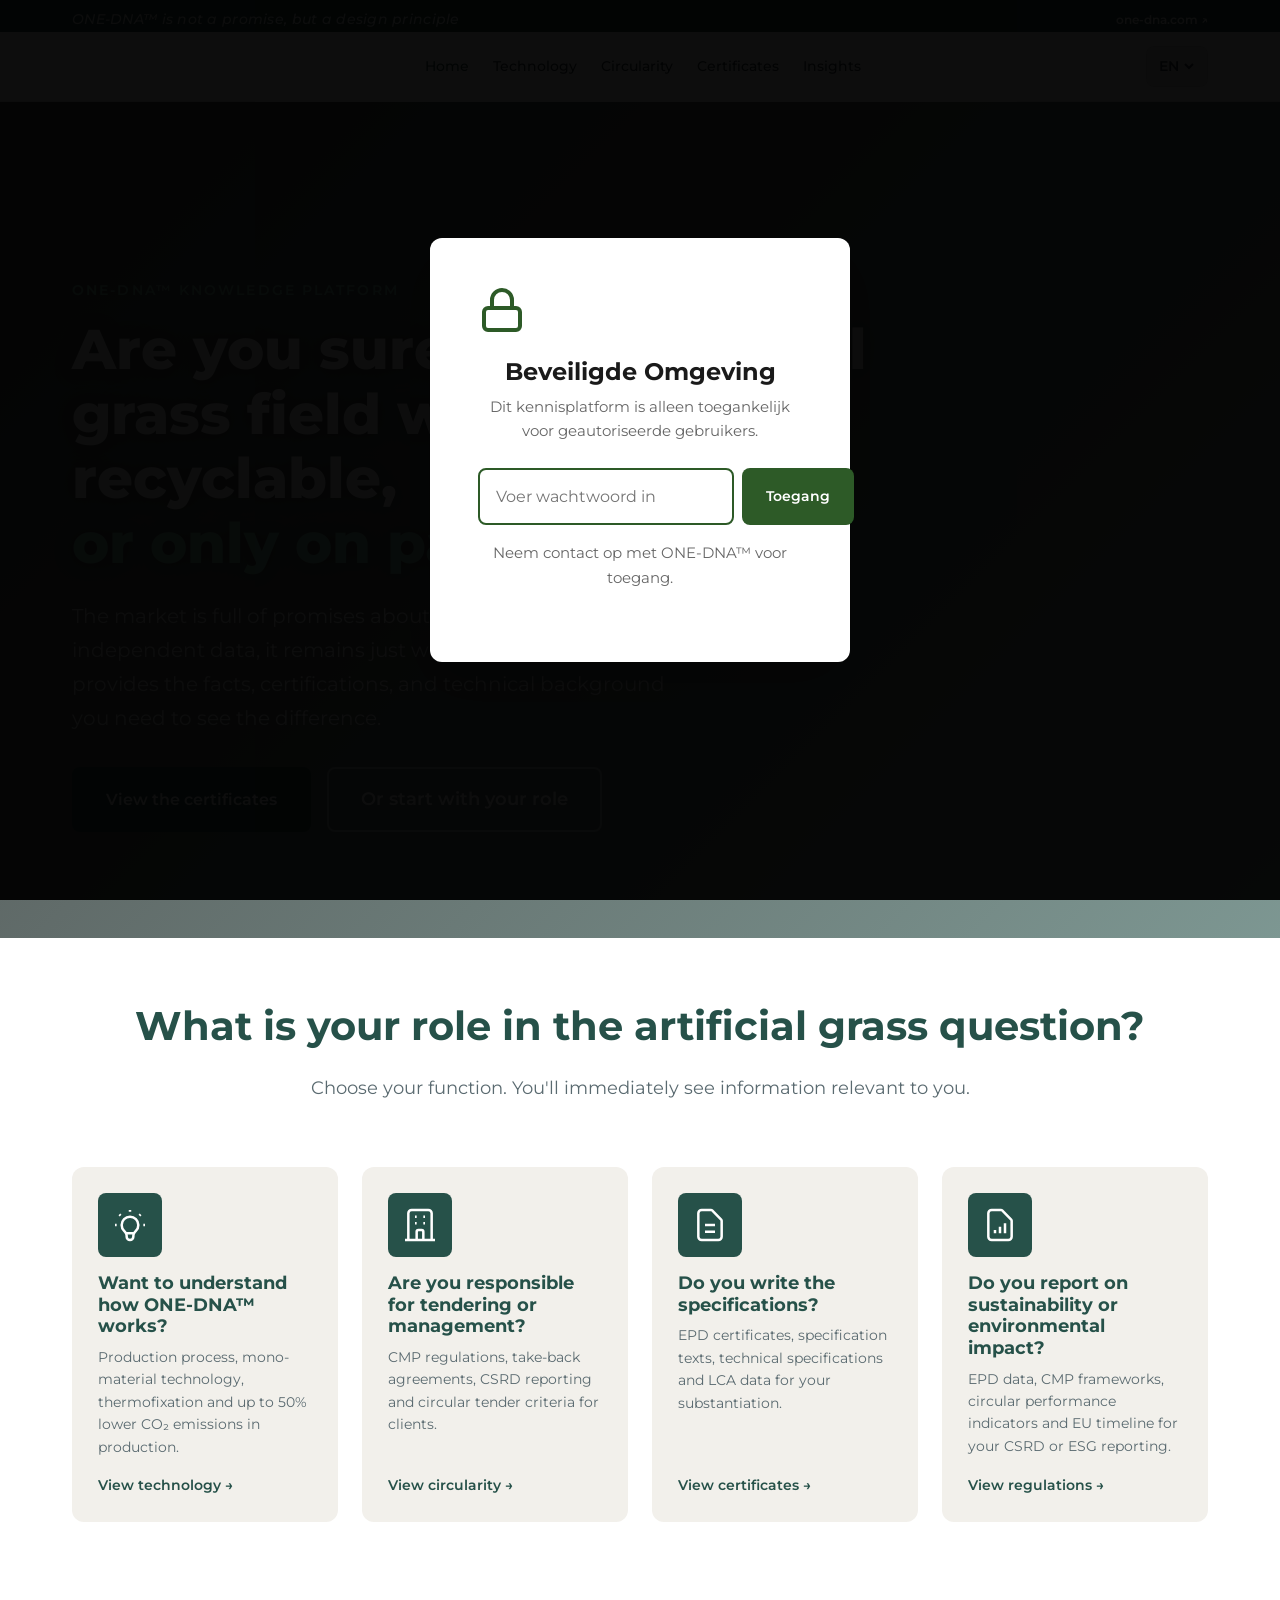
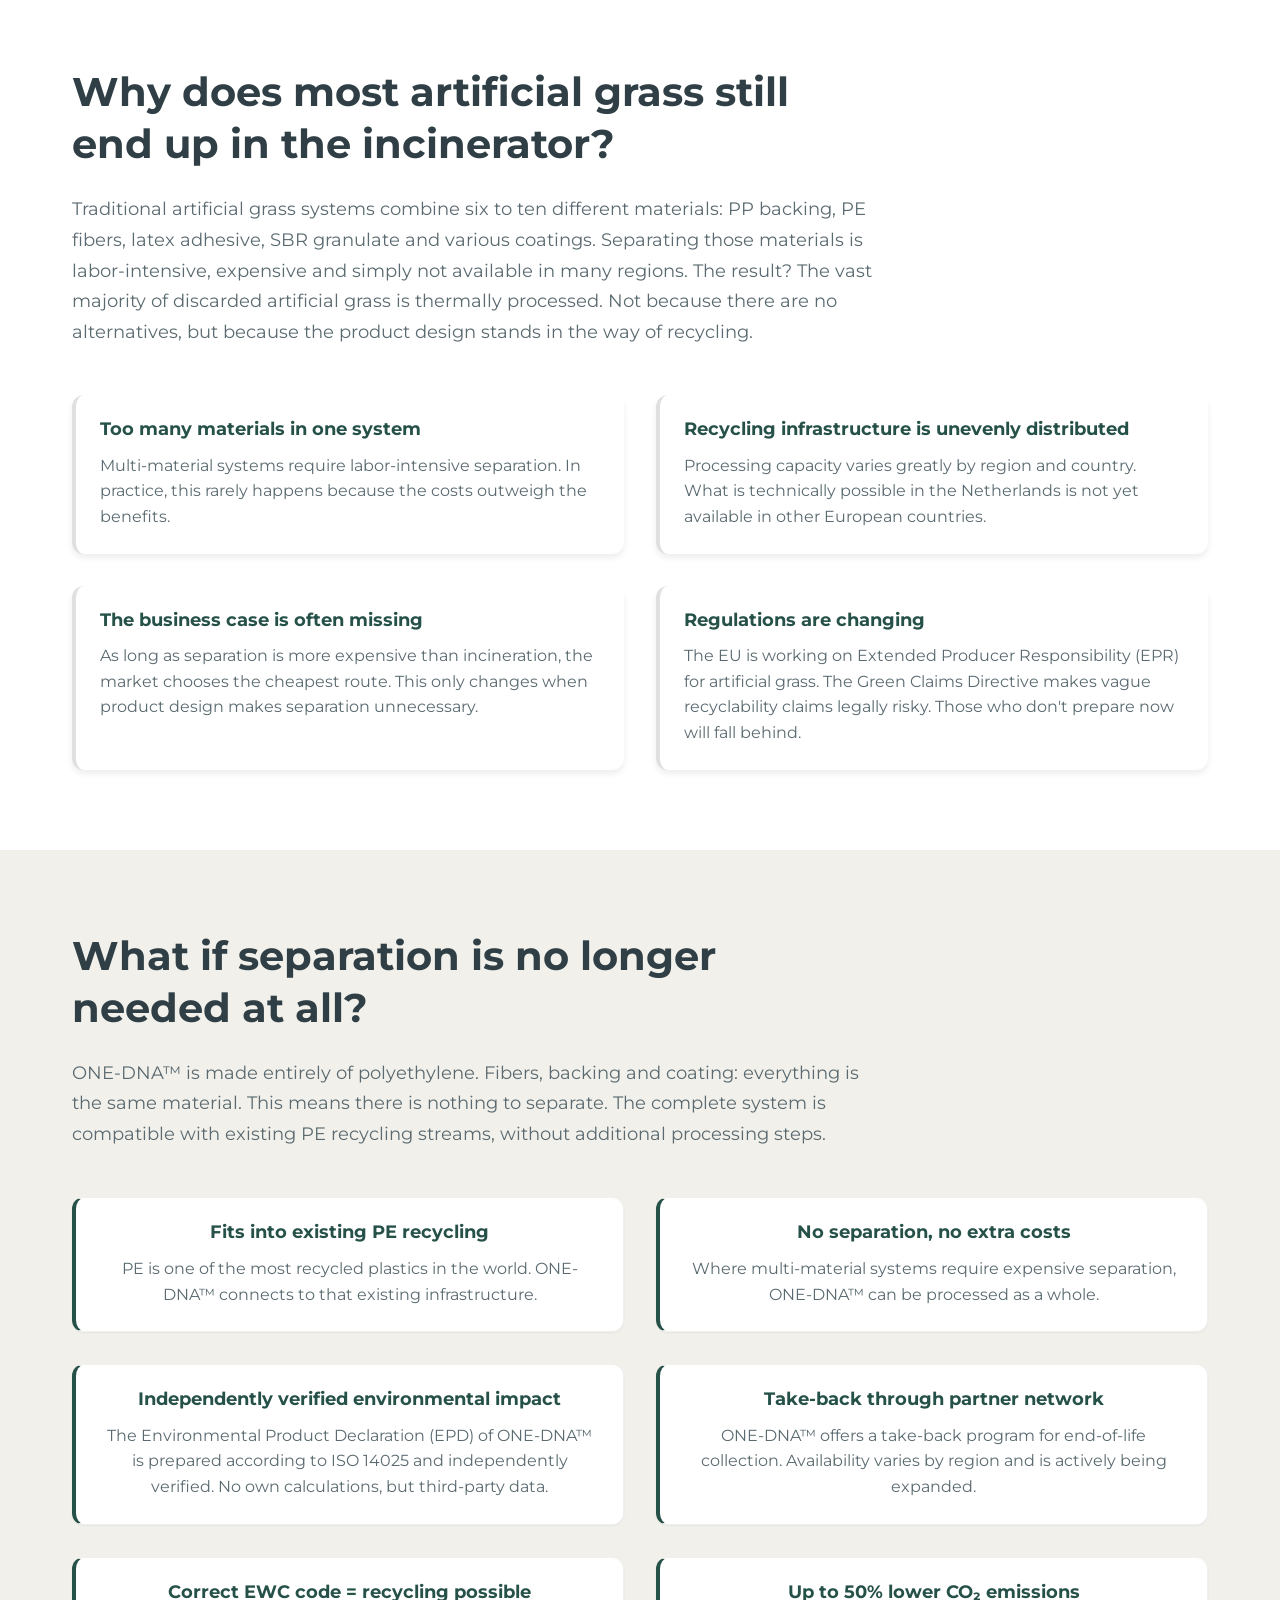
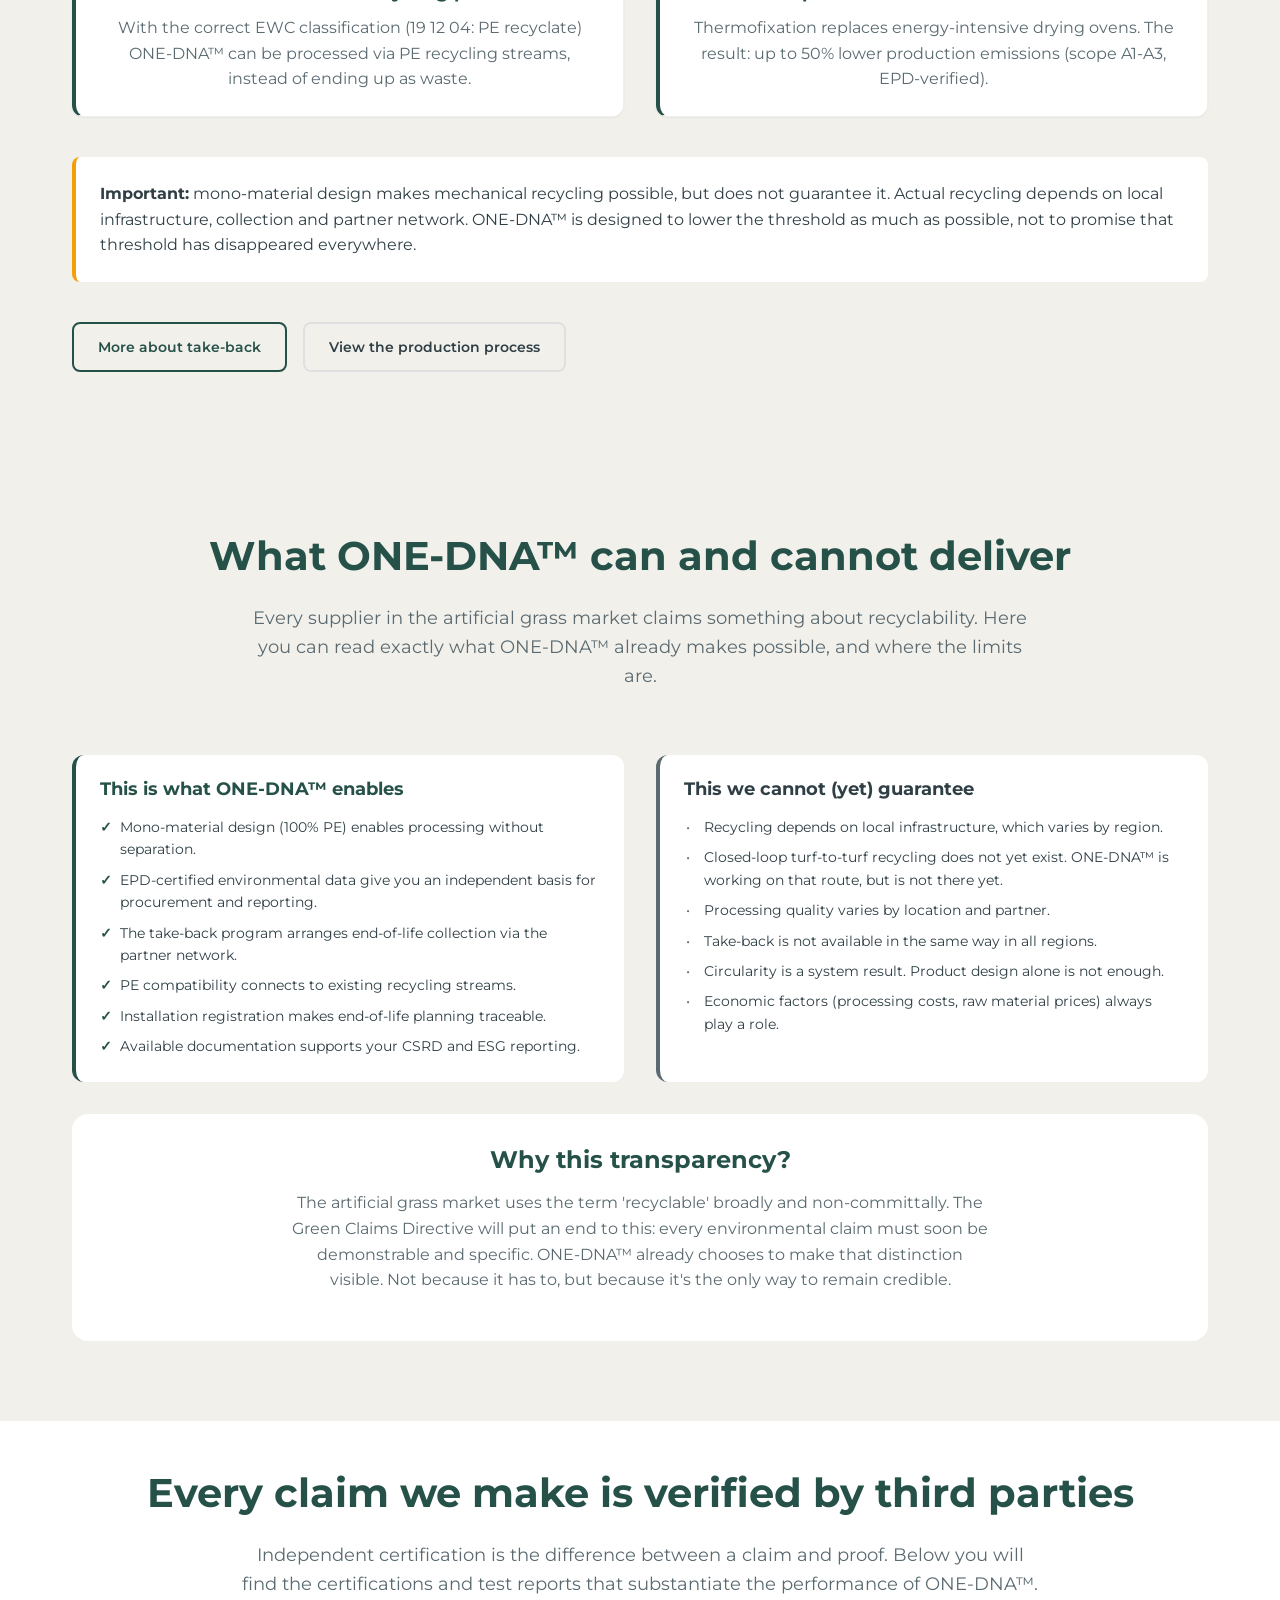
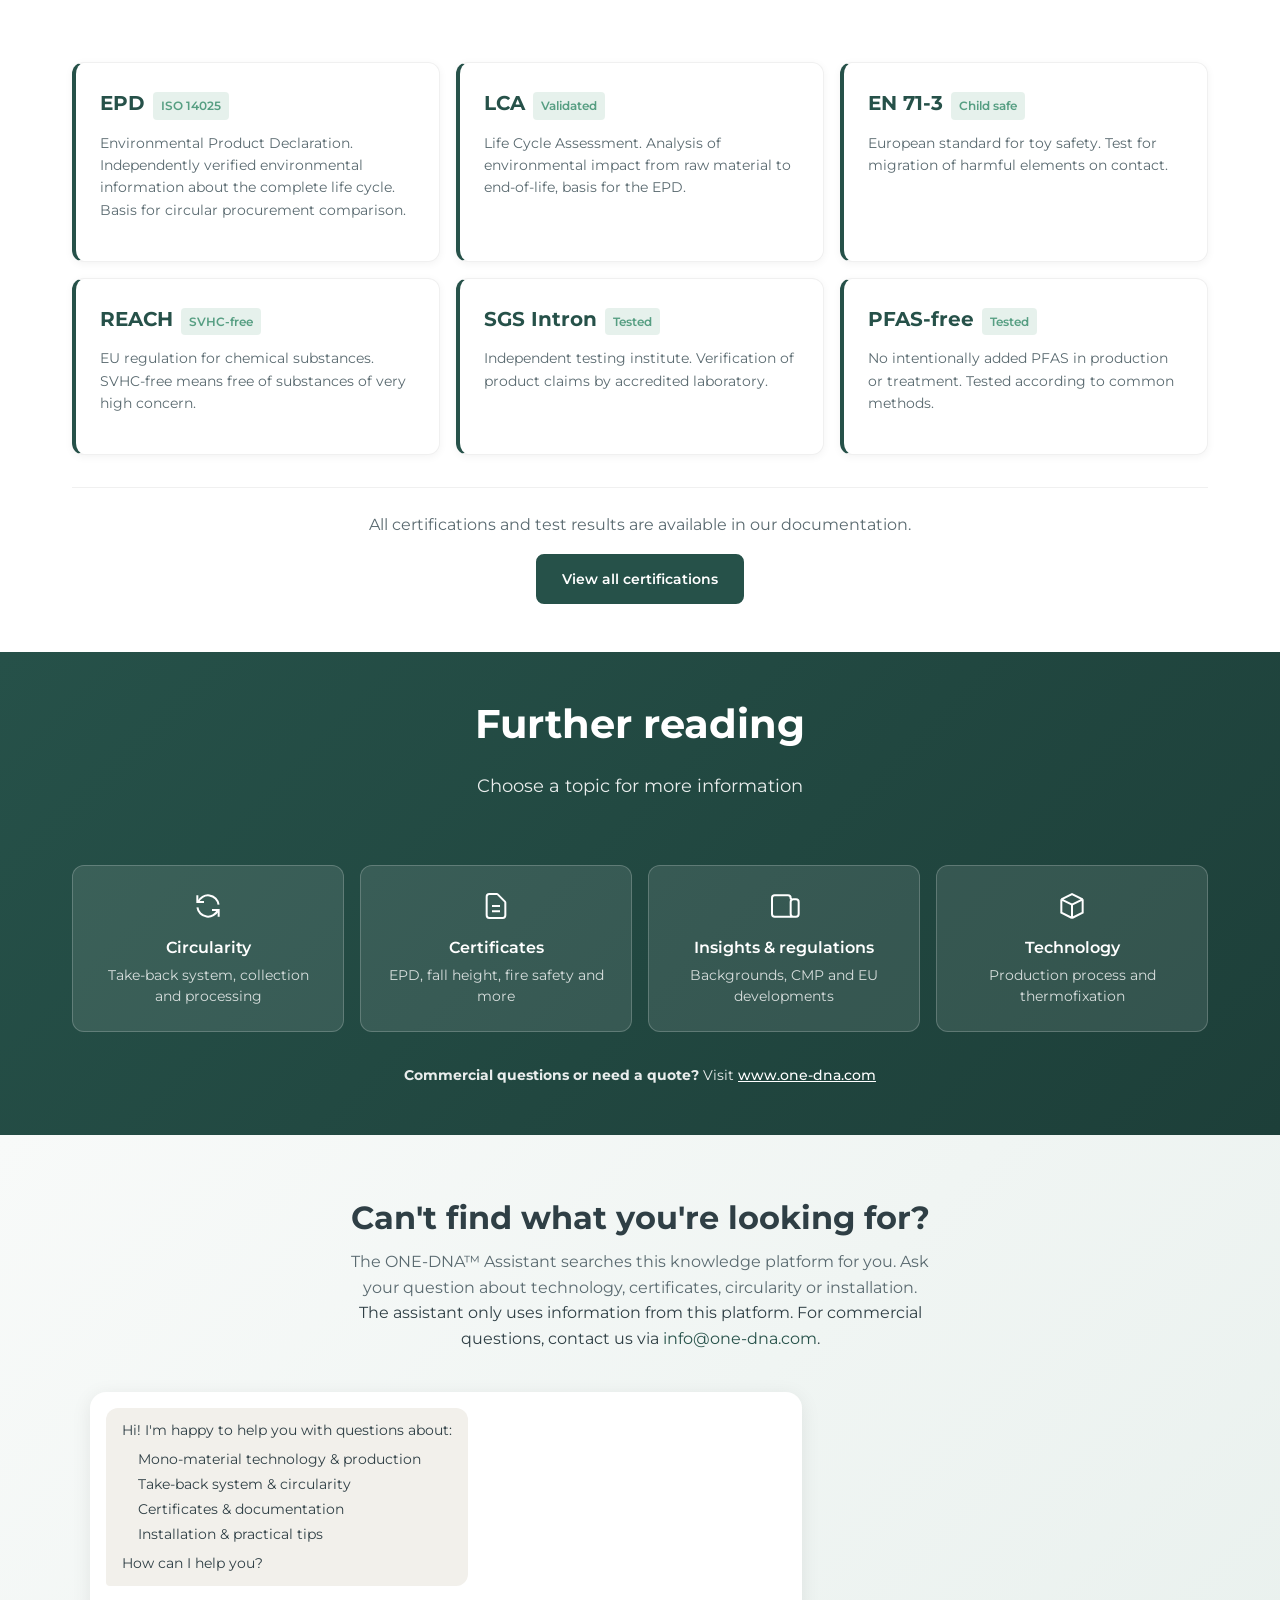
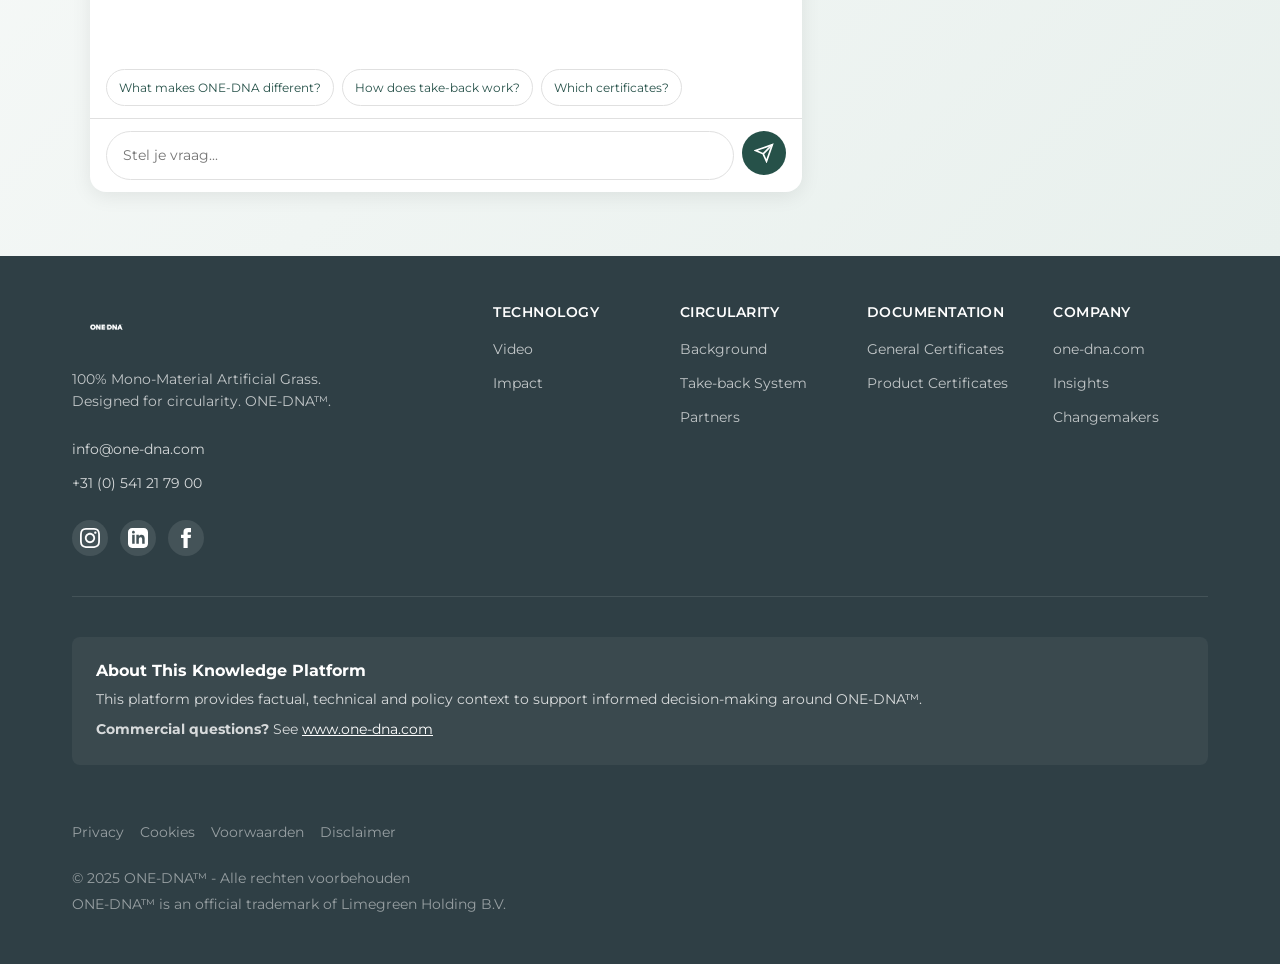
<file: index.html>
<!DOCTYPE html>
<html lang="nl">
<head>
    <meta charset="UTF-8">
    <meta name="viewport" content="width=device-width, initial-scale=1.0">

    <!-- Security Headers -->
    <meta http-equiv="X-Content-Type-Options" content="nosniff">
    <meta http-equiv="X-Frame-Options" content="SAMEORIGIN">
    <meta http-equiv="X-XSS-Protection" content="1; mode=block">

    <!-- SEO Meta Tags -->
    <meta name="description" content="Kennisplatform over circulair kunstgras. Feiten over recyclebaarheid, take-back systemen, EPD-certificering en EU-regelgeving voor professionals.">
    <meta name="keywords" content="ONE-DNA, kunstgras recycling, mono-materiaal, circulaire economie, EPD certificering, take-back systeem, kunstgras end-of-life, CSRD rapportage">
    <meta name="author" content="ONE-DNA™">
    <meta name="robots" content="index, follow">

    <!-- Canonical & Language -->
    <link rel="canonical" href="https://support.one-dna.com/">
    <link rel="alternate" href="https://www.one-dna.com" hreflang="x-default">
    <link rel="alternate" hreflang="nl" href="https://support.one-dna.com/">

    <title>ONE-DNA™ Kennisplatform | Feiten over circulair kunstgras</title>

    <!-- Open Graph -->
    <meta property="og:type" content="website">
    <meta property="og:url" content="https://support.one-dna.com/">
    <meta property="og:title" content="ONE-DNA™ Kennisplatform | Feiten over circulair kunstgras">
    <meta property="og:description" content="Weet jij zeker dat jouw kunstgrasveld straks recyclebaar is? Feiten, certificeringen en technische achtergrond voor professionals.">
    <meta property="og:site_name" content="ONE-DNA™ Kennisplatform">

    <!-- Fonts -->
    <link rel="preconnect" href="https://fonts.googleapis.com">
    <link rel="preconnect" href="https://fonts.gstatic.com" crossorigin>
    <link href="https://fonts.googleapis.com/css2?family=Montserrat:wght@400;500;600;700;800&display=swap" rel="stylesheet">

    <!-- Styles -->
    <link rel="stylesheet" href="css/style.css">

    <!-- Schema.org - Knowledge Platform -->
    <script type="application/ld+json">
    {
        "@context": "https://schema.org",
        "@type": "WebSite",
        "name": "ONE-DNA™ Kennisplatform",
        "alternateName": "ONE-DNA Knowledge Platform",
        "url": "https://support.one-dna.com",
        "description": "Kennisplatform over circulair kunstgras. Feiten over recyclebaarheid, take-back en certificering voor professionals.",
        "publisher": {
            "@type": "Organization",
            "name": "ONE-DNA™",
            "url": "https://www.one-dna.com"
        }
    }
    </script>
</head>
<body>
    <script src="js/auth.js"></script>
    <!-- Skip Link -->
    <a href="#main-content" class="skip-link">Ga naar hoofdinhoud</a>

    <!-- Top Bar - Brand Statement -->
    <div class="top-bar">
        <div class="container">
            <div class="top-bar__items">
                <span class="top-bar__item top-bar__item--statement" data-i18n="topbar_statement">ONE-DNA™ is geen belofte, maar een ontwerpprincipe</span>
            </div>
            <div class="top-bar__contact">
                <a href="https://www.one-dna.com" target="_blank" rel="noopener">one-dna.com ↗</a>
            </div>
        </div>
    </div>

    <!-- Header -->
    <header class="header" role="banner">
        <nav class="nav container" role="navigation" aria-label="Hoofdnavigatie">
            <div class="nav__logo">
                <a href="index.html" class="logo-link" title="ONE-DNA™ Home">
                    <img src="assets/images/Logo-ONE-DNA-2023-registeredTM.png" alt="ONE-DNA™" class="logo-img" width="160" height="36">
                </a>
            </div>

            <ul class="nav__menu" id="main-nav">
                <li class="nav__item">
                    <a href="index.html" class="nav__link active" data-i18n="nav_home">Home</a>
                </li>
                <li class="nav__item">
                    <a href="products.html" class="nav__link" data-i18n="nav_technology">Technologie</a>
                </li>
                <li class="nav__item nav__item--dropdown">
                    <a href="circularity.html" class="nav__link" data-i18n="nav_circularity">Circulariteit</a>
                    <div class="nav__dropdown">
                        <a href="circularity.html#context" class="nav__dropdown-item" data-i18n="nav_background">Achtergrond</a>
                        <a href="circularity.html#take-back" class="nav__dropdown-item" data-i18n="nav_takeback">Take-back Systeem</a>
                        <a href="circularity.html#partners" class="nav__dropdown-item" data-i18n="nav_partners">Partners</a>
                    </div>
                </li>
                <li class="nav__item nav__item--dropdown">
                    <a href="documentation.html" class="nav__link" data-i18n="nav_certificates">Certificaten</a>
                    <div class="nav__dropdown">
                        <a href="documentation.html#algemeen" class="nav__dropdown-item" data-i18n="nav_general_certs">Algemene Certificaten</a>
                        <a href="documentation.html#product" class="nav__dropdown-item" data-i18n="nav_product_certs">Productcertificaten</a>
                    </div>
                </li>
                <li class="nav__item">
                    <a href="blog.html" class="nav__link" data-i18n="nav_insights">Inzichten</a>
                </li>
            </ul>

            <div class="nav__actions">
                <div class="lang-dropdown">
                    <button class="lang-toggle" onclick="toggleLangDropdown()" aria-label="Kies taal" aria-expanded="false">
                        <span id="currentLang">NL</span>
                        <svg width="12" height="12" viewBox="0 0 12 12" aria-hidden="true">
                            <path d="M2 4L6 8L10 4" stroke="currentColor" stroke-width="2" fill="none"/>
                        </svg>
                    </button>
                    <div class="lang-menu" role="menu">
                        <button onclick="changeLanguage('nl')" role="menuitem">Nederlands</button>
                        <button onclick="changeLanguage('en')" role="menuitem">English</button>
                        <button onclick="changeLanguage('de')" role="menuitem">Deutsch</button>
                    </div>
                </div>
                <button class="nav__toggle" onclick="toggleMobileMenu()" aria-label="Menu openen">
                    <span></span><span></span><span></span>
                </button>
            </div>
        </nav>
    </header>

    <!-- Mobile Navigation -->
    <div class="mobile-nav" id="mobile-nav" aria-hidden="true">
        <div class="mobile-nav__content">
            <ul class="mobile-nav__menu">
                <li><a href="index.html" data-i18n="nav_home">Home</a></li>
                <li><a href="products.html" data-i18n="nav_technology">Technologie</a></li>
                <li class="mobile-nav__group">
                    <span class="mobile-nav__label" data-i18n="nav_circularity">Circulariteit</span>
                    <ul>
                        <li><a href="circularity.html#context" data-i18n="nav_background">Achtergrond</a></li>
                        <li><a href="circularity.html#take-back" data-i18n="nav_takeback">Take-back Systeem</a></li>
                        <li><a href="circularity.html#partners" data-i18n="nav_partners">Partners</a></li>
                    </ul>
                </li>
                <li class="mobile-nav__group">
                    <span class="mobile-nav__label" data-i18n="nav_certificates">Certificaten</span>
                    <ul>
                        <li><a href="documentation.html#algemeen" data-i18n="nav_general_certs">Algemene Certificaten</a></li>
                        <li><a href="documentation.html#product" data-i18n="nav_product_certs">Productcertificaten</a></li>
                    </ul>
                </li>
                <li><a href="blog.html" data-i18n="nav_insights">Inzichten</a></li>
            </ul>
            <div class="mobile-nav__cta">
                <a href="https://www.one-dna.com" target="_blank" rel="noopener" class="btn btn-secondary btn-block">Commerciële site ↗</a>
            </div>
        </div>
    </div>

    <main id="main-content" role="main">

        <!-- 1. HERO: Probleemstelling en urgentie -->
        <section class="video-hero" aria-labelledby="hero-title">
            <div class="video-hero__background">
                <video id="heroVideo" autoplay muted loop playsinline preload="auto" class="video-hero__video" poster="https://air-prod.imgix.net/0e646998-67b3-427c-9cbc-d44126286c38/thumbnail.jpg">
                    <source src="assets/video/header-video.mp4" type="video/mp4">
                </video>
                <div class="video-hero__overlay"></div>
            </div>
            <div class="container">
                <div class="video-hero__content">
                    <p class="video-hero__overtitle" data-i18n="home_hero_overtitle">ONE-DNA™ Kennisplatform</p>
                    <h1 id="hero-title" class="video-hero__title" data-i18n="home_hero_title">
                        Weet jij zeker dat jouw kunstgrasveld straks recyclebaar is,<br>
                        <span class="highlight">of alleen op papier?</span>
                    </h1>
                    <p class="video-hero__lead" data-i18n="home_hero_lead">
                        De markt staat vol beloftes over circulariteit. Maar zonder onafhankelijke data blijft het bij woorden.
                        Dit platform biedt de feiten, certificeringen en technische achtergrond die je nodig hebt om dat verschil te zien.
                    </p>
                    <div class="video-hero__cta">
                        <a href="documentation.html" class="btn btn-primary btn-lg" data-i18n="home_hero_cta_primary">Bekijk de certificaten</a>
                        <a href="#roles" class="btn btn-outline-light btn-lg" data-i18n="home_hero_cta_secondary">Of begin bij jouw rol</a>
                    </div>
                </div>
            </div>
        </section>

        <!-- 2. ROLKEUZE: Herkenning -->
        <section class="start-here-section" id="roles" aria-labelledby="roles-title">
            <div class="container">
                <h2 id="roles-title" class="section-title" data-i18n="home_roles_title">Wat is jouw rol in het kunstgrasvraagstuk?</h2>
                <p class="section-subtitle" data-i18n="home_roles_subtitle">Kies je functie. Je ziet direct de informatie die voor jou relevant is.</p>

                <div class="start-here-grid">
                    <a href="products.html" class="start-here-card">
                        <div class="start-here-card__icon">
                            <svg width="40" height="40" viewBox="0 0 24 24" fill="none" stroke="currentColor" stroke-width="1.5">
                                <path d="M9.663 17h4.673M12 3v1m6.364 1.636l-.707.707M21 12h-1M4 12H3m3.343-5.657l-.707-.707m2.828 9.9a5 5 0 117.072 0l-.548.547A3.374 3.374 0 0014 18.469V19a2 2 0 11-4 0v-.531c0-.895-.356-1.754-.988-2.386l-.548-.547z"/>
                            </svg>
                        </div>
                        <h3 data-i18n="home_role1_title">Wil je begrijpen hoe ONE-DNA™ werkt?</h3>
                        <p data-i18n="home_role1_desc">Productieproces, mono-materiaal technologie, thermofixatie en tot 50% lagere CO₂-uitstoot in productie.</p>
                        <span class="start-here-card__link" data-i18n="home_role1_link">Bekijk technologie →</span>
                    </a>

                    <a href="circularity.html" class="start-here-card">
                        <div class="start-here-card__icon">
                            <svg width="40" height="40" viewBox="0 0 24 24" fill="none" stroke="currentColor" stroke-width="1.5">
                                <path d="M19 21V5a2 2 0 00-2-2H7a2 2 0 00-2 2v16m14 0h2m-2 0h-5m-9 0H3m2 0h5M9 7h1m-1 4h1m4-4h1m-1 4h1m-5 10v-5a1 1 0 011-1h2a1 1 0 011 1v5m-4 0h4"/>
                            </svg>
                        </div>
                        <h3 data-i18n="home_role2_title">Ben jij verantwoordelijk voor aanbesteding of beheer?</h3>
                        <p data-i18n="home_role2_desc">CMP-regelgeving, take-back afspraken, CSRD-rapportage en circulaire bestekscriteria voor opdrachtgevers.</p>
                        <span class="start-here-card__link" data-i18n="home_role2_link">Bekijk circulariteit →</span>
                    </a>

                    <a href="documentation.html" class="start-here-card">
                        <div class="start-here-card__icon">
                            <svg width="40" height="40" viewBox="0 0 24 24" fill="none" stroke="currentColor" stroke-width="1.5">
                                <path d="M9 12h6m-6 4h6m2 5H7a2 2 0 01-2-2V5a2 2 0 012-2h5.586a1 1 0 01.707.293l5.414 5.414a1 1 0 01.293.707V19a2 2 0 01-2 2z"/>
                            </svg>
                        </div>
                        <h3 data-i18n="home_role3_title">Schrijf jij het bestek of de specificatie?</h3>
                        <p data-i18n="home_role3_desc">EPD-certificaten, bestekteksten, technische specificaties en LCA-data voor je onderbouwing.</p>
                        <span class="start-here-card__link" data-i18n="home_role3_link">Bekijk certificaten →</span>
                    </a>

                    <a href="blog.html#cmp" class="start-here-card">
                        <div class="start-here-card__icon">
                            <svg width="40" height="40" viewBox="0 0 24 24" fill="none" stroke="currentColor" stroke-width="1.5">
                                <path d="M9 17v-2m3 2v-4m3 4v-6m2 10H7a2 2 0 01-2-2V5a2 2 0 012-2h5.586a1 1 0 01.707.293l5.414 5.414a1 1 0 01.293.707V19a2 2 0 01-2 2z"/>
                            </svg>
                        </div>
                        <h3 data-i18n="home_role4_title">Rapporteer jij over duurzaamheid of milieu-impact?</h3>
                        <p data-i18n="home_role4_desc">EPD-data, CMP-kaders, circulaire prestatie-indicatoren en EU-tijdlijn voor je CSRD- of ESG-rapportage.</p>
                        <span class="start-here-card__link" data-i18n="home_role4_link">Bekijk regelgeving →</span>
                    </a>
                </div>
            </div>
        </section>

        <!-- 3. PROBLEEM: Waarom recyclebaarheid complex is -->
        <section id="problem" class="complexity-section" aria-labelledby="problem-title">
            <div class="container">
                <div class="complexity-section__intro">
                    <h2 id="problem-title" data-i18n="home_problem_title">Waarom belandt het grootste deel van kunstgras nog steeds in de verbrandingsoven?</h2>
                    <p class="complexity-section__lead" data-i18n="home_problem_lead">
                        Traditionele kunstgrassystemen combineren zes tot tien verschillende materialen: PP-backing, PE-vezels,
                        latexlijm, SBR-granulaat en diverse coatings. Het scheiden van die materialen is arbeidsintensief, duur
                        en in veel regio's simpelweg niet beschikbaar. Het gevolg? Het overgrote deel van afgedankt kunstgras
                        wordt thermisch verwerkt. Niet omdat er geen alternatieven zijn, maar omdat het productontwerp recycling in de weg staat.
                    </p>
                </div>

                <div class="complexity-section__grid">
                    <div class="complexity-card">
                        <h3 data-i18n="home_problem_card1_title">Teveel materialen in één systeem</h3>
                        <p data-i18n="home_problem_card1_desc">Multi-materiaal systemen vereisen arbeidsintensieve scheiding. In de praktijk gebeurt dat zelden, omdat de kosten niet opwegen tegen de opbrengst.</p>
                    </div>

                    <div class="complexity-card">
                        <h3 data-i18n="home_problem_card2_title">Recycling-infrastructuur is ongelijk verdeeld</h3>
                        <p data-i18n="home_problem_card2_desc">Verwerkingscapaciteit varieert sterk per regio en land. Wat in Nederland technisch mogelijk is, is in andere Europese landen nog lang niet beschikbaar.</p>
                    </div>

                    <div class="complexity-card">
                        <h3 data-i18n="home_problem_card3_title">De business case ontbreekt vaak</h3>
                        <p data-i18n="home_problem_card3_desc">Zolang scheiden duurder is dan verbranden, kiest de markt voor de goedkoopste route. Dat verandert pas als het productontwerp scheiding overbodig maakt.</p>
                    </div>

                    <div class="complexity-card">
                        <h3 data-i18n="home_problem_card4_title">Regelgeving is in beweging</h3>
                        <p data-i18n="home_problem_card4_desc">De EU werkt aan uitgebreide producentenverantwoordelijkheid (EPR) voor kunstgras. De Green Claims Directive maakt vage recyclebaarheids­claims juridisch riskant. Wie nu niet voorsorteert, loopt straks achter de feiten aan.</p>
                    </div>
                </div>
            </div>
        </section>

        <!-- 4. OPLOSSING: Mono-materiaal -->
        <section id="solution" class="solution-section" aria-labelledby="solution-title">
            <div class="container">
                <div class="solution-section__intro">
                    <h2 id="solution-title" data-i18n="home_solution_title">Wat als scheiding helemaal niet meer nodig is?</h2>
                    <p class="solution-section__lead" data-i18n="home_solution_lead">
                        ONE-DNA™ bestaat volledig uit polyethyleen. Vezels, backing én coating: alles is hetzelfde materiaal.
                        Dat betekent dat er niets te scheiden valt. Het complete systeem is compatibel met bestaande PE-recyclingstromen,
                        zonder extra verwerkingsstappen.
                    </p>
                </div>

                <div class="solution-section__grid">
                    <div class="solution-card">
                        <h3 data-i18n="home_solution_card1_title">Past in bestaande PE-recycling</h3>
                        <p data-i18n="home_solution_card1_desc">PE is een van de meest gerecyclede kunststoffen ter wereld. ONE-DNA™ sluit aan op die bestaande infrastructuur.</p>
                    </div>

                    <div class="solution-card">
                        <h3 data-i18n="home_solution_card2_title">Geen scheiding, geen extra kosten</h3>
                        <p data-i18n="home_solution_card2_desc">Waar multi-materiaal systemen dure scheiding vereisen, kan ONE-DNA™ als geheel worden verwerkt.</p>
                    </div>

                    <div class="solution-card">
                        <h3 data-i18n="home_solution_card3_title">Onafhankelijk geverifieerde milieu-impact</h3>
                        <p data-i18n="home_solution_card3_desc">De Environmental Product Declaration (EPD) van ONE-DNA™ is opgesteld conform ISO 14025 en onafhankelijk geverifieerd. Geen eigen berekeningen, maar data van derden.</p>
                    </div>

                    <div class="solution-card">
                        <h3 data-i18n="home_solution_card4_title">Take-back via partnernetwerk</h3>
                        <p data-i18n="home_solution_card4_desc">ONE-DNA™ biedt een take-back programma voor end-of-life inzameling. Beschikbaarheid verschilt per regio en wordt actief uitgebreid.</p>
                    </div>

                    <div class="solution-card">
                        <h3 data-i18n="home_solution_card5_title">Juiste EER-code = recycling mogelijk</h3>
                        <p data-i18n="home_solution_card5_desc">Met de juiste EER-classificatie (19 12 04: PE-recyclaat) kan ONE-DNA™ via PE-recyclingstromen worden verwerkt, in plaats van als afval te eindigen.</p>
                    </div>

                    <div class="solution-card">
                        <h3 data-i18n="home_solution_card6_title">Tot 50% lagere CO₂-uitstoot</h3>
                        <p data-i18n="home_solution_card6_desc">Thermofixatie vervangt energie-intensieve droogovens. Het resultaat: tot 50% lagere productie-emissies (scope A1-A3, EPD-geverifieerd).</p>
                    </div>
                </div>

                <div class="solution-section__note">
                    <p data-i18n="home_solution_note">
                        <strong>Belangrijk:</strong> mono-materiaal ontwerp maakt mechanische recycling mogelijk, maar garandeert het niet.
                        Daadwerkelijke recycling is afhankelijk van lokale infrastructuur, inzameling en partnernetwerk. ONE-DNA™ is ontworpen
                        om de drempel zo laag mogelijk te maken, niet om te beloven dat die drempel overal al is verdwenen.
                    </p>
                </div>

                <div class="solution-section__cta">
                    <a href="circularity.html" class="btn btn-secondary" data-i18n="home_solution_cta1">Meer over take-back</a>
                    <a href="products.html" class="btn btn-outline" data-i18n="home_solution_cta2">Bekijk het productieproces</a>
                </div>
            </div>
        </section>

        <!-- 5. TRANSPARANTIE: Wat wel en niet kan -->
        <section class="evidence-section" aria-labelledby="evidence-title">
            <div class="container">
                <h2 id="evidence-title" class="section-title" data-i18n="home_evidence_title">Wat ONE-DNA™ wel en niet kan waarmaken</h2>
                <p class="section-subtitle" data-i18n="home_evidence_subtitle">Elke leverancier in de kunstgrasmarkt claimt iets over recyclebaarheid. Hier lees je precies wat ONE-DNA™ nu al mogelijk maakt, en waar de grenzen liggen.</p>

                <div class="evidence-grid">
                    <div class="evidence-card evidence-card--enables">
                        <h3 data-i18n="home_evidence_enables_title">Dit maakt ONE-DNA™ mogelijk</h3>
                        <ul>
                            <li data-i18n="home_evidence_enables_1">Mono-materiaal ontwerp (100% PE) maakt verwerking zonder scheiding mogelijk.</li>
                            <li data-i18n="home_evidence_enables_2">EPD-gecertificeerde milieudata geven je een onafhankelijke basis voor inkoop en rapportage.</li>
                            <li data-i18n="home_evidence_enables_3">Het take-back programma regelt inzameling aan end-of-life via het partnernetwerk.</li>
                            <li data-i18n="home_evidence_enables_4">PE-compatibiliteit sluit aan op bestaande recyclingstromen.</li>
                            <li data-i18n="home_evidence_enables_5">Installatieregistratie maakt end-of-life planning traceerbaar.</li>
                            <li data-i18n="home_evidence_enables_6">Beschikbare documentatie ondersteunt je CSRD- en ESG-rapportage.</li>
                        </ul>
                    </div>

                    <div class="evidence-card evidence-card--limitations">
                        <h3 data-i18n="home_evidence_limits_title">Dit kunnen wij (nog) niet garanderen</h3>
                        <ul>
                            <li data-i18n="home_evidence_limits_1">Recycling is afhankelijk van lokale infrastructuur, die per regio verschilt.</li>
                            <li data-i18n="home_evidence_limits_2">Closed-loop turf-to-turf recycling bestaat nog niet. ONE-DNA™ werkt aan die route, maar is er nog niet.</li>
                            <li data-i18n="home_evidence_limits_3">Verwerkingskwaliteit verschilt per locatie en partner.</li>
                            <li data-i18n="home_evidence_limits_4">Take-back is niet in alle regio's op dezelfde manier beschikbaar.</li>
                            <li data-i18n="home_evidence_limits_5">Circulariteit is een systeemresultaat. Productontwerp alleen is niet genoeg.</li>
                            <li data-i18n="home_evidence_limits_6">Economische factoren (verwerkingskosten, grondstofprijzen) spelen altijd een rol.</li>
                        </ul>
                    </div>
                </div>

                <div class="evidence-statement">
                    <h3 data-i18n="home_evidence_why_title">Waarom deze transparantie?</h3>
                    <p data-i18n="home_evidence_why_desc">
                        De kunstgrasmarkt gebruikt de term 'recyclebaar' breed en vrijblijvend. De Green Claims Directive maakt daar een einde aan:
                        elke milieuclaim moet straks aantoonbaar en specifiek zijn. ONE-DNA™ kiest er nu al voor om dat onderscheid zichtbaar te maken.
                        Niet omdat het moet, maar omdat het de enige manier is om geloofwaardig te blijven.
                    </p>
                </div>
            </div>
        </section>

        <!-- 6. CERTIFICERINGEN: Bewijs -->
        <section class="certs-section" id="certificering">
            <div class="container">
                <h2 class="section-title" data-i18n="home_certs_title">Elke claim die wij maken, is door derden geverifieerd</h2>
                <p class="section-subtitle" data-i18n="home_certs_subtitle">Onafhankelijke certificering is het verschil tussen een bewering en een bewijs. Hieronder vind je de certificeringen en testrapporten die de prestaties van ONE-DNA™ onderbouwen.</p>

                <div class="certs-cards">
                    <div class="cert-card">
                        <div class="cert-card__header">
                            <strong class="cert-card__title">EPD</strong>
                            <span class="cert-card__standard">ISO 14025</span>
                        </div>
                        <p class="cert-card__description" data-i18n="home_cert_epd_desc">
                            Environmental Product Declaration. Onafhankelijk geverifieerde milieu-informatie over de volledige levenscyclus. Basis voor circulaire inkoopvergelijking.
                        </p>
                    </div>

                    <div class="cert-card">
                        <div class="cert-card__header">
                            <strong class="cert-card__title">LCA</strong>
                            <span class="cert-card__standard" data-i18n="home_cert_lca_standard">Gevalideerd</span>
                        </div>
                        <p class="cert-card__description" data-i18n="home_cert_lca_desc">
                            Life Cycle Assessment. Analyse van milieu-impact van grondstof tot end-of-life, basis voor de EPD.
                        </p>
                    </div>

                    <div class="cert-card">
                        <div class="cert-card__header">
                            <strong class="cert-card__title">EN 71-3</strong>
                            <span class="cert-card__standard" data-i18n="home_cert_en71_standard">Kinderveilig</span>
                        </div>
                        <p class="cert-card__description" data-i18n="home_cert_en71_desc">
                            Europese norm voor speelgoedveiligheid. Test op migratie van schadelijke elementen bij contact.
                        </p>
                    </div>

                    <div class="cert-card">
                        <div class="cert-card__header">
                            <strong class="cert-card__title">REACH</strong>
                            <span class="cert-card__standard" data-i18n="home_cert_reach_standard">SVHC-vrij</span>
                        </div>
                        <p class="cert-card__description" data-i18n="home_cert_reach_desc">
                            EU-verordening voor chemische stoffen. SVHC-vrij betekent vrij van zeer zorgwekkende stoffen.
                        </p>
                    </div>

                    <div class="cert-card">
                        <div class="cert-card__header">
                            <strong class="cert-card__title">SGS Intron</strong>
                            <span class="cert-card__standard" data-i18n="home_cert_sgs_standard">Getest</span>
                        </div>
                        <p class="cert-card__description" data-i18n="home_cert_sgs_desc">
                            Onafhankelijke testinstelling. Verificatie van productclaims door geaccrediteerd laboratorium.
                        </p>
                    </div>

                    <div class="cert-card">
                        <div class="cert-card__header">
                            <strong class="cert-card__title" data-i18n="home_cert_pfas_title">PFAS-vrij</strong>
                            <span class="cert-card__standard" data-i18n="home_cert_pfas_standard">Getest</span>
                        </div>
                        <p class="cert-card__description" data-i18n="home_cert_pfas_desc">
                            Geen intentioneel toegevoegde PFAS in productie of behandeling. Getest conform gangbare methoden.
                        </p>
                    </div>
                </div>

                <div class="certs-cta">
                    <p data-i18n="home_certs_cta_text">Alle certificeringen en testresultaten zijn beschikbaar in onze documentatie.</p>
                    <a href="documentation.html" class="btn btn-primary" data-i18n="home_certs_cta_btn">Bekijk alle certificeringen</a>
                </div>
            </div>
        </section>

        <!-- 7. VERDIEPING -->
        <section class="explore-section" aria-labelledby="explore-title">
            <div class="container">
                <h2 id="explore-title" class="section-title" data-i18n="home_explore_title">Verder lezen</h2>
                <p class="section-subtitle" data-i18n="home_explore_subtitle">Kies een onderwerp voor meer informatie</p>

                <div class="explore-grid">
                    <a href="circularity.html" class="explore-card">
                        <div class="explore-card__icon">
                            <svg width="32" height="32" viewBox="0 0 24 24" fill="none" stroke="currentColor" stroke-width="1.5">
                                <path d="M4 4v5h.582m15.356 2A8.001 8.001 0 004.582 9m0 0H9m11 11v-5h-.581m0 0a8.003 8.003 0 01-15.357-2m15.357 2H15"/>
                            </svg>
                        </div>
                        <h3 data-i18n="home_explore_circ_title">Circulariteit</h3>
                        <p data-i18n="home_explore_circ_desc">Take-back systeem, inzameling en verwerking</p>
                    </a>

                    <a href="documentation.html" class="explore-card">
                        <div class="explore-card__icon">
                            <svg width="32" height="32" viewBox="0 0 24 24" fill="none" stroke="currentColor" stroke-width="1.5">
                                <path d="M9 12h6m-6 4h6m2 5H7a2 2 0 01-2-2V5a2 2 0 012-2h5.586a1 1 0 01.707.293l5.414 5.414a1 1 0 01.293.707V19a2 2 0 01-2 2z"/>
                            </svg>
                        </div>
                        <h3 data-i18n="home_explore_cert_title">Certificaten</h3>
                        <p data-i18n="home_explore_cert_desc">EPD, valhoogte, brandveiligheid en meer</p>
                    </a>

                    <a href="blog.html" class="explore-card">
                        <div class="explore-card__icon">
                            <svg width="32" height="32" viewBox="0 0 24 24" fill="none" stroke="currentColor" stroke-width="1.5">
                                <path d="M19 20H5a2 2 0 01-2-2V6a2 2 0 012-2h10a2 2 0 012 2v1m2 13a2 2 0 01-2-2V9a2 2 0 012-2h2a2 2 0 012 2v9a2 2 0 01-2 2h-2z"/>
                            </svg>
                        </div>
                        <h3 data-i18n="home_explore_insights_title">Inzichten & regelgeving</h3>
                        <p data-i18n="home_explore_insights_desc">Achtergronden, CMP en EU-ontwikkelingen</p>
                    </a>

                    <a href="products.html" class="explore-card">
                        <div class="explore-card__icon">
                            <svg width="32" height="32" viewBox="0 0 24 24" fill="none" stroke="currentColor" stroke-width="1.5">
                                <path d="M20 7l-8-4-8 4m16 0l-8 4m8-4v10l-8 4m0-10L4 7m8 4v10M4 7v10l8 4"/>
                            </svg>
                        </div>
                        <h3 data-i18n="home_explore_tech_title">Technologie</h3>
                        <p data-i18n="home_explore_tech_desc">Productieproces en thermofixatie</p>
                    </a>
                </div>

                <div class="explore-commercial">
                    <p data-i18n="home_explore_commercial">
                        <strong>Commerciële vragen of offerte nodig?</strong>
                        Bezoek <a href="https://www.one-dna.com" target="_blank" rel="noopener">www.one-dna.com</a>
                    </p>
                </div>
            </div>
        </section>

        <!-- 8. AI ASSISTENT (onderaan) -->
        <section class="chat-section" id="assistant" aria-labelledby="chat-title">
            <div class="container">
                <div class="chat-section__header">
                    <h2 id="chat-title" data-i18n="home_chat_title">Kun je niet vinden wat je zoekt?</h2>
                    <p class="chat-section__lead" data-i18n="home_chat_lead">
                        De ONE-DNA™ Assistent doorzoekt dit kennisplatform voor je.
                        Stel je vraag over technologie, certificaten, circulariteit of installatie.
                    </p>
                    <p class="chat-section__note" data-i18n="home_chat_note">
                        De assistent gebruikt uitsluitend informatie van dit platform. Voor commerciële vragen, neem contact op via <a href="mailto:info@one-dna.com">info@one-dna.com</a>.
                    </p>
                </div>

                <div class="chat-inline">
                    <div class="chat-inline__window">
                        <div class="chat-messages" id="chatMessages">
                            <div class="chat-message chat-message--bot">
                                <div class="chat-message__content">
                                    <p data-i18n="chat_greeting">Hoi! Ik help je graag met vragen over:</p>
                                    <ul>
                                        <li data-i18n="chat_topic1">Mono-materiaal technologie & productie</li>
                                        <li data-i18n="chat_topic2">Take-back systeem & circulariteit</li>
                                        <li data-i18n="chat_topic3">Certificaten & documentatie</li>
                                        <li data-i18n="chat_topic4">Installatie & praktische tips</li>
                                    </ul>
                                    <p data-i18n="chat_help_question">Waar kan ik je mee helpen?</p>
                                </div>
                            </div>
                        </div>

                        <div class="chat-suggestions" id="chatSuggestions">
                            <button class="chat-suggestion" data-i18n="chat_suggest1" data-suggestion-key="chat_suggest1_full">Wat maakt ONE-DNA anders?</button>
                            <button class="chat-suggestion" data-i18n="chat_suggest2" data-suggestion-key="chat_suggest2_full">Hoe werkt take-back?</button>
                            <button class="chat-suggestion" data-i18n="chat_suggest3" data-suggestion-key="chat_suggest3_full">Welke certificaten?</button>
                        </div>

                        <form class="chat-input" id="chatForm">
                            <input
                                type="text"
                                id="chatInput"
                                placeholder="Stel je vraag..."
                                data-i18n-placeholder="chat_placeholder"
                                autocomplete="off"
                                aria-label="Chat bericht"
                            >
                            <button type="submit" class="chat-input__send" aria-label="Verstuur bericht">
                                <svg width="20" height="20" viewBox="0 0 24 24" fill="none" stroke="currentColor" stroke-width="2">
                                    <line x1="22" y1="2" x2="11" y2="13"/>
                                    <polygon points="22 2 15 22 11 13 2 9 22 2"/>
                                </svg>
                            </button>
                        </form>
                    </div>
                </div>
            </div>
        </section>

    </main>

    <!-- FOOTER -->
    <footer class="footer" role="contentinfo">
        <div class="container">
            <!-- Footer Main -->
            <div class="footer__main">
                <!-- Brand -->
                <div class="footer__brand">
                    <img src="assets/images/Logo-ONE-DNA-2023-registeredTM.png" alt="ONE-DNA™" class="footer__logo" width="140" height="32">
                    <p class="footer__tagline" data-i18n="footer_tagline">100% Mono-Materiaal Kunstgras.<br>Ontworpen voor circulariteit. ONE-DNA™.</p>

                    <!-- Contact -->
                    <div class="footer__contact">
                        <p><a href="mailto:info@one-dna.com">info@one-dna.com</a></p>
                        <p><a href="tel:+31541217900">+31 (0) 541 21 79 00</a></p>
                    </div>

                    <!-- Social -->
                    <div class="footer__social">
                        <a href="https://www.instagram.com/onednaartificialgrass/" target="_blank" rel="noopener" aria-label="Instagram">
                            <svg width="20" height="20" viewBox="0 0 24 24" fill="currentColor"><path d="M12 2.163c3.204 0 3.584.012 4.85.07 3.252.148 4.771 1.691 4.919 4.919.058 1.265.069 1.645.069 4.849 0 3.205-.012 3.584-.069 4.849-.149 3.225-1.664 4.771-4.919 4.919-1.266.058-1.644.07-4.85.07-3.204 0-3.584-.012-4.849-.07-3.26-.149-4.771-1.699-4.919-4.92-.058-1.265-.07-1.644-.07-4.849 0-3.204.013-3.583.07-4.849.149-3.227 1.664-4.771 4.919-4.919 1.266-.057 1.645-.069 4.849-.069zm0-2.163c-3.259 0-3.667.014-4.947.072-4.358.2-6.78 2.618-6.98 6.98-.059 1.281-.073 1.689-.073 4.948 0 3.259.014 3.668.072 4.948.2 4.358 2.618 6.78 6.98 6.98 1.281.058 1.689.072 4.948.072 3.259 0 3.668-.014 4.948-.072 4.354-.2 6.782-2.618 6.979-6.98.059-1.28.073-1.689.073-4.948 0-3.259-.014-3.667-.072-4.947-.196-4.354-2.617-6.78-6.979-6.98-1.281-.059-1.69-.073-4.949-.073zm0 5.838c-3.403 0-6.162 2.759-6.162 6.162s2.759 6.163 6.162 6.163 6.162-2.759 6.162-6.163c0-3.403-2.759-6.162-6.162-6.162zm0 10.162c-2.209 0-4-1.79-4-4 0-2.209 1.791-4 4-4s4 1.791 4 4c0 2.21-1.791 4-4 4zm6.406-11.845c-.796 0-1.441.645-1.441 1.44s.645 1.44 1.441 1.44c.795 0 1.439-.645 1.439-1.44s-.644-1.44-1.439-1.44z"/></svg>
                        </a>
                        <a href="https://www.linkedin.com/company/onednaartificialgrass/" target="_blank" rel="noopener" aria-label="LinkedIn">
                            <svg width="20" height="20" viewBox="0 0 24 24" fill="currentColor"><path d="M19 0h-14c-2.761 0-5 2.239-5 5v14c0 2.761 2.239 5 5 5h14c2.762 0 5-2.239 5-5v-14c0-2.761-2.238-5-5-5zm-11 19h-3v-11h3v11zm-1.5-12.268c-.966 0-1.75-.79-1.75-1.764s.784-1.764 1.75-1.764 1.75.79 1.75 1.764-.783 1.764-1.75 1.764zm13.5 12.268h-3v-5.604c0-3.368-4-3.113-4 0v5.604h-3v-11h3v1.765c1.396-2.586 7-2.777 7 2.476v6.759z"/></svg>
                        </a>
                        <a href="https://www.facebook.com/ONEDNA.artificialgrass" target="_blank" rel="noopener" aria-label="Facebook">
                            <svg width="20" height="20" viewBox="0 0 24 24" fill="currentColor"><path d="M9 8h-3v4h3v12h5v-12h3.642l.358-4h-4v-1.667c0-.955.192-1.333 1.115-1.333h2.885v-5h-3.808c-3.596 0-5.192 1.583-5.192 4.615v3.385z"/></svg>
                        </a>
                    </div>
                </div>

                <!-- Navigation Columns -->
                <div class="footer__nav">
                    <div class="footer__col">
                        <h4 data-i18n="footer_nav_technology">Technologie</h4>
                        <ul>
                            <li><a href="products.html#video" data-i18n="footer_nav_video">Video</a></li>
                            <li><a href="products.html#impact" data-i18n="footer_nav_impact">Impact</a></li>
                        </ul>
                    </div>
                    <div class="footer__col">
                        <h4 data-i18n="footer_nav_circularity">Circulariteit</h4>
                        <ul>
                            <li><a href="circularity.html#context" data-i18n="nav_background">Achtergrond</a></li>
                            <li><a href="circularity.html#take-back" data-i18n="nav_takeback">Take-back Systeem</a></li>
                            <li><a href="circularity.html#partners" data-i18n="nav_partners">Partners</a></li>
                        </ul>
                    </div>
                    <div class="footer__col">
                        <h4 data-i18n="footer_nav_documentation">Documentatie</h4>
                        <ul>
                            <li><a href="documentation.html#algemeen" data-i18n="nav_general_certs">Algemene Certificaten</a></li>
                            <li><a href="documentation.html#product" data-i18n="nav_product_certs">Productcertificaten</a></li>
                        </ul>
                    </div>
                    <div class="footer__col">
                        <h4 data-i18n="footer_nav_company">Bedrijf</h4>
                        <ul>
                            <li><a href="https://www.one-dna.com" target="_blank" rel="noopener">one-dna.com</a></li>
                            <li><a href="blog.html" data-i18n="nav_insights">Inzichten</a></li>
                            <li><a href="https://www.one-dna.com/changemakers" target="_blank" rel="noopener">Changemakers</a></li>
                        </ul>
                    </div>
                </div>
            </div>

            <!-- Knowledge Platform Statement -->
            <div class="footer__platform-statement">
                <h3 data-i18n="footer_platform_title">Over Dit Kennisplatform</h3>
                <p data-i18n="footer_platform_desc">
                    Dit platform biedt feitelijke, technische en beleidsmatige context
                    ter ondersteuning van geïnformeerde besluitvorming rondom ONE-DNA™.
                </p>
                <p data-i18n="footer_platform_commercial">
                    <strong>Commerciële vragen?</strong> Zie
                    <a href="https://www.one-dna.com" target="_blank" rel="noopener">www.one-dna.com</a>
                </p>
            </div>

            <!-- Footer Legal -->
            <div class="footer__legal">
                <div class="footer__legal-links">
                    <a href="privacy.html">Privacy</a>
                    <a href="cookies.html">Cookies</a>
                    <a href="terms.html">Voorwaarden</a>
                    <a href="disclaimer.html">Disclaimer</a>
                </div>

                <div class="footer__copyright">
                    <p>&copy; 2025 ONE-DNA™ - Alle rechten voorbehouden</p>
                    <p class="footer__tm">ONE-DNA™ is an official trademark of Limegreen Holding B.V.</p>
                </div>
            </div>
        </div>
    </footer>

    <!-- Scripts -->
    <script src="js/translations.js"></script>
    <script src="js/main.js"></script>
    <script src="js/chatbot.js"></script>

    <!-- Video Autoplay Script -->
    <script>
        document.addEventListener('DOMContentLoaded', function() {
            const video = document.getElementById('heroVideo');
            if (video) {
                video.play().catch(function(error) {
                    console.log('Video autoplay blocked:', error);
                });
            }
        });
    </script>
</body>
</html>
</file>
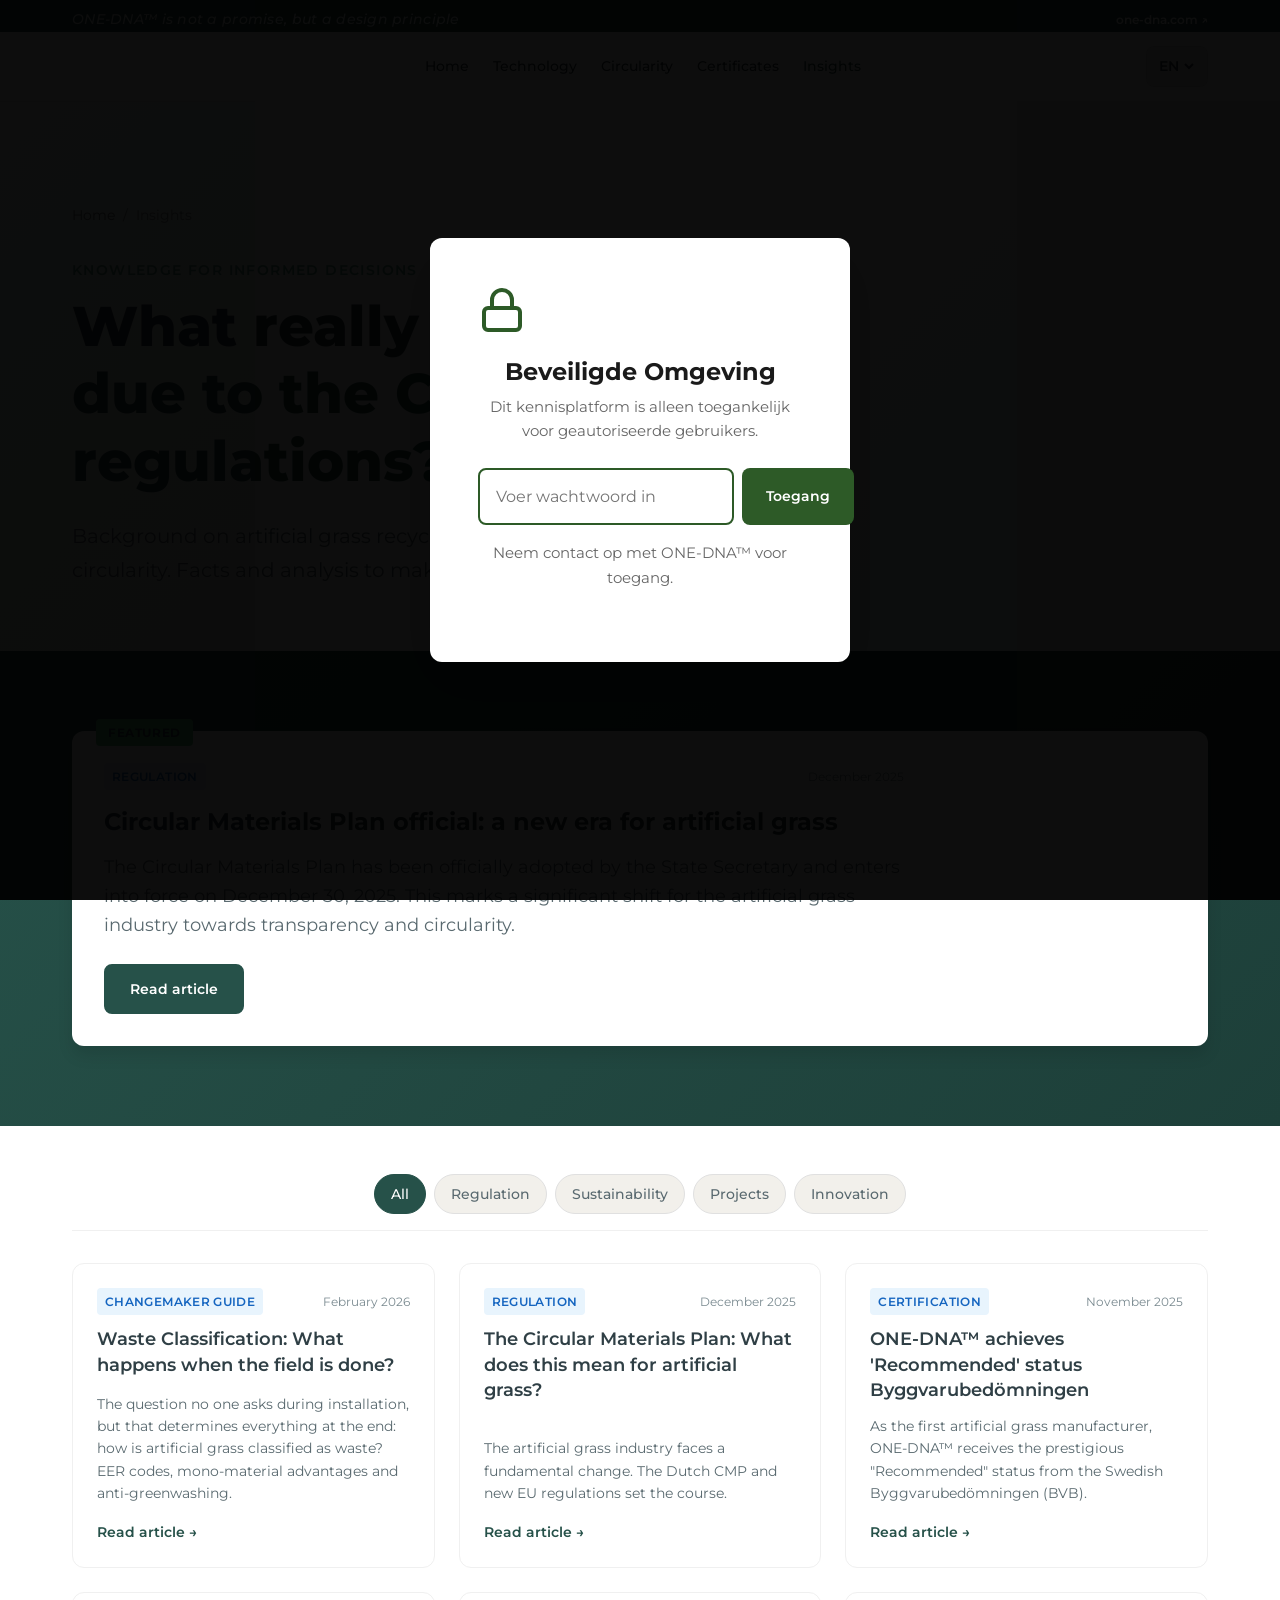
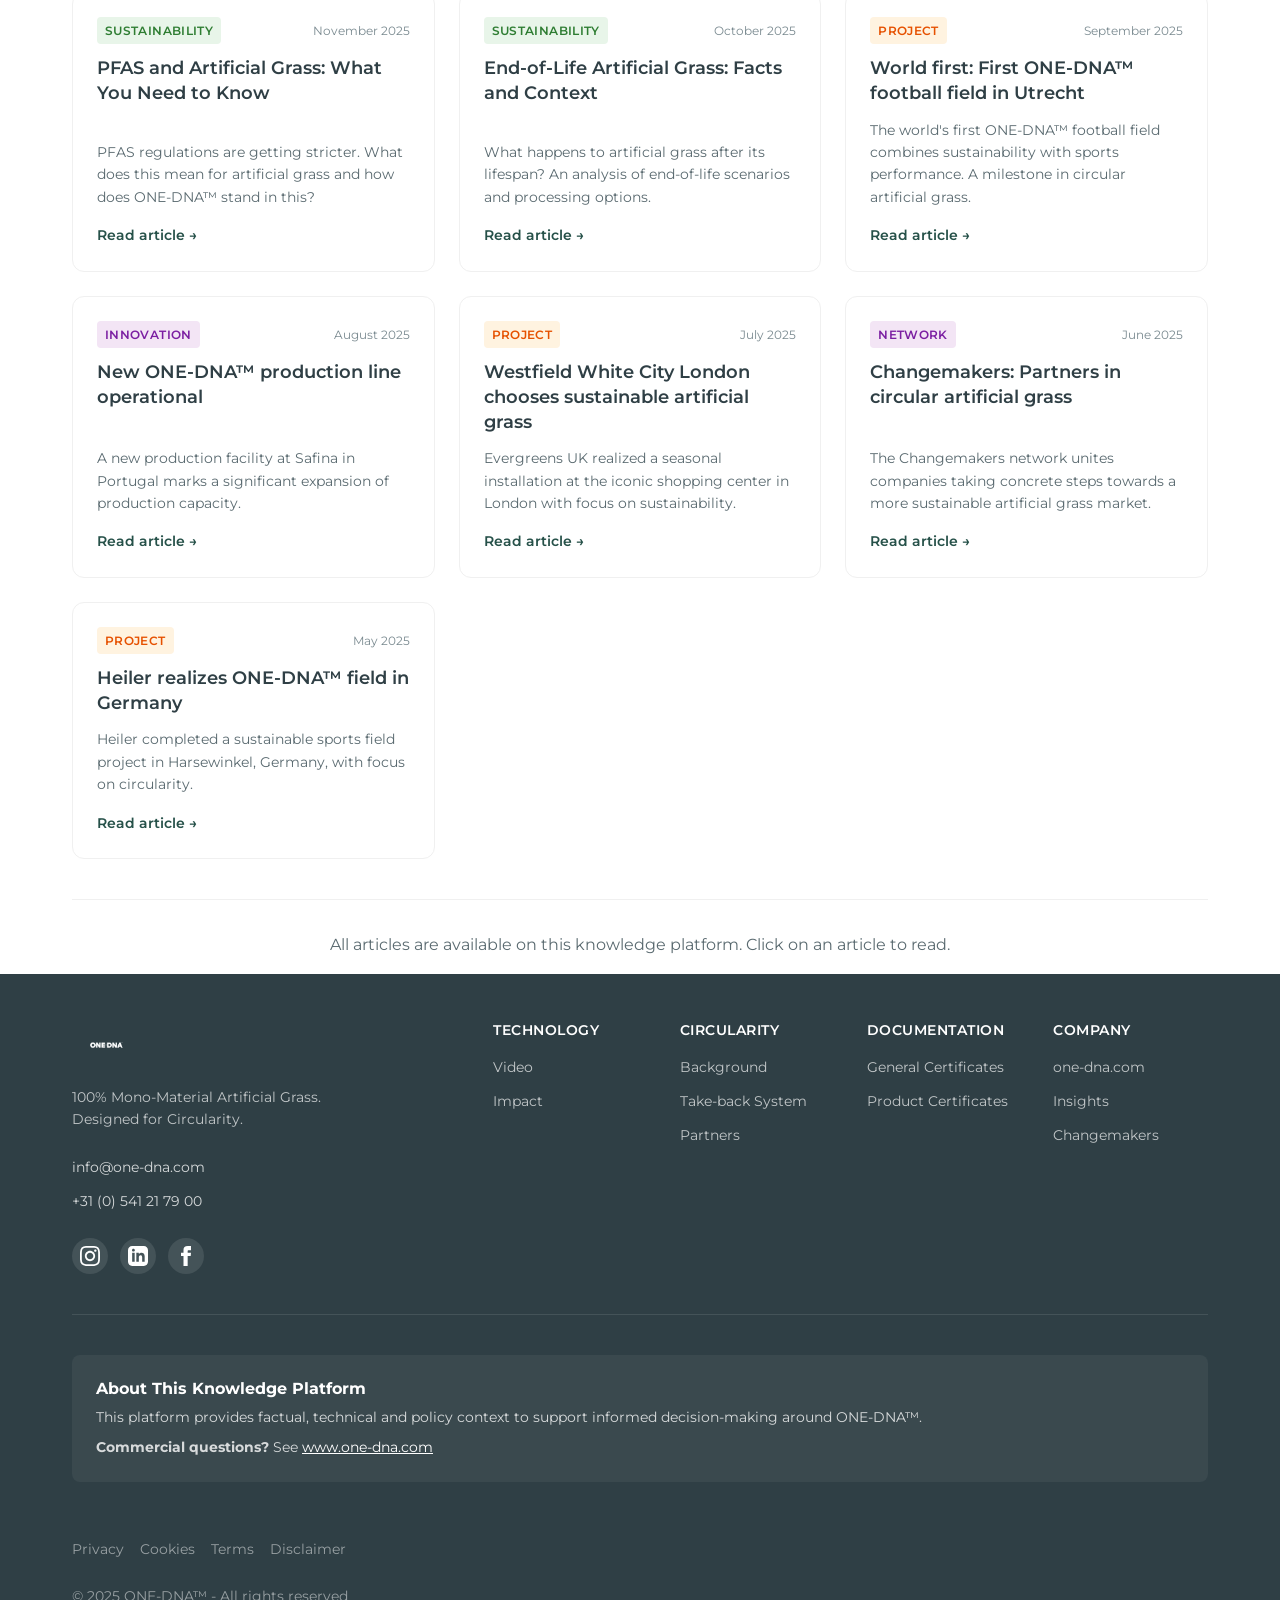
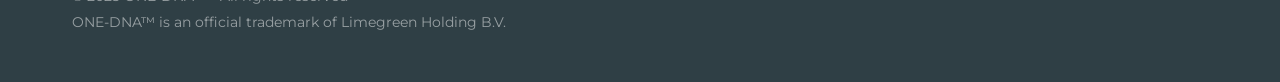
<file: blog.html>
<!DOCTYPE html>
<html lang="nl">
<head>
    <meta charset="UTF-8">
    <meta name="viewport" content="width=device-width, initial-scale=1.0">

    <!-- Security Headers -->
    <meta http-equiv="X-Content-Type-Options" content="nosniff">
    <meta http-equiv="X-Frame-Options" content="SAMEORIGIN">
    <meta http-equiv="X-XSS-Protection" content="1; mode=block">

    <!-- SEO Meta Tags -->
    <meta name="description" content="Inzichten over duurzaam kunstgras, EU-regelgeving, CMP en de circulaire economie. Blijf op de hoogte van de laatste ontwikkelingen.">
    <meta name="keywords" content="ONE-DNA, kunstgras blog, CMP, circulair materialen plan, EU regelgeving, duurzaamheid, EPD, CSRD">
    <meta name="author" content="ONE-DNA™">
    <meta name="robots" content="index, follow">

    <!-- Canonical & Language -->
    <link rel="canonical" href="https://support.one-dna.com/blog.html">
    <link rel="alternate" hreflang="nl" href="https://support.one-dna.com/blog.html">
    <link rel="alternate" hreflang="x-default" href="https://support.one-dna.com/blog.html">

    <title>Inzichten | ONE-DNA™ Kenniscentrum</title>

    <!-- Open Graph -->
    <meta property="og:type" content="website">
    <meta property="og:url" content="https://one-dna.cloud/blog.html">
    <meta property="og:title" content="Inzichten | ONE-DNA™ Kenniscentrum">
    <meta property="og:description" content="Artikelen en analyses over duurzaam kunstgras, EU-regelgeving en circulaire economie.">

    <!-- Fonts -->
    <link rel="preconnect" href="https://fonts.googleapis.com">
    <link rel="preconnect" href="https://fonts.gstatic.com" crossorigin>
    <link href="https://fonts.googleapis.com/css2?family=Montserrat:wght@400;500;600;700;800&display=swap" rel="stylesheet">

    <!-- Styles -->
    <link rel="stylesheet" href="css/style.css">

    <!-- Schema.org for Blog -->
    <script type="application/ld+json">
    {
        "@context": "https://schema.org",
        "@type": "Blog",
        "name": "ONE-DNA™ Inzichten",
        "url": "https://one-dna.cloud/blog.html",
        "description": "Artikelen over duurzaam kunstgras en EU-regelgeving",
        "publisher": {
            "@type": "Organization",
            "name": "ONE-DNA™",
            "url": "https://www.one-dna.com"
        }
    }
    </script>
</head>
<body>
    <script src="js/auth.js"></script>
    <!-- Skip Link -->
    <a href="#main-content" class="skip-link">Ga naar hoofdinhoud</a>

    <!-- Top Bar - Knowledge Platform Signals -->
    <div class="top-bar">
        <div class="container">
            <div class="top-bar__items">
                <span class="top-bar__item top-bar__item--statement" data-i18n="topbar_statement">ONE-DNA™ is geen belofte, maar een ontwerpprincipe</span>
            </div>
            <div class="top-bar__contact">
                <a href="https://www.one-dna.com" target="_blank" rel="noopener">one-dna.com ↗</a>
            </div>
        </div>
    </div>

    <!-- Header -->
    <header class="header" role="banner">
        <nav class="nav container" role="navigation" aria-label="Hoofdnavigatie">
            <div class="nav__logo">
                <a href="index.html" class="logo-link" title="ONE-DNA™ Home">
                    <img src="assets/images/Logo-ONE-DNA-2023-registeredTM.png" alt="ONE-DNA™" class="logo-img" width="160" height="36">
                </a>
            </div>

            <ul class="nav__menu" id="main-nav">
                <li class="nav__item">
                    <a href="index.html" class="nav__link" data-i18n="nav_home">Home</a>
                </li>
                <li class="nav__item">
                    <a href="products.html" class="nav__link" data-i18n="nav_technology">Technologie</a>
                </li>
                <li class="nav__item nav__item--dropdown">
                    <a href="circularity.html" class="nav__link" data-i18n="nav_circularity">Circulariteit</a>
                    <div class="nav__dropdown">
                        <a href="circularity.html#context" class="nav__dropdown-item" data-i18n="nav_background">Achtergrond</a>
                        <a href="circularity.html#take-back" class="nav__dropdown-item" data-i18n="nav_takeback">Take-back Systeem</a>
                        <a href="circularity.html#partners" class="nav__dropdown-item" data-i18n="nav_partners">Partners</a>
                    </div>
                </li>
                <li class="nav__item nav__item--dropdown">
                    <a href="documentation.html" class="nav__link" data-i18n="nav_certificates">Certificaten</a>
                    <div class="nav__dropdown">
                        <a href="documentation.html#algemeen" class="nav__dropdown-item" data-i18n="nav_general_certs">Algemene Certificaten</a>
                        <a href="documentation.html#product" class="nav__dropdown-item" data-i18n="nav_product_certs">Productcertificaten</a>
                    </div>
                </li>
                <li class="nav__item">
                    <a href="blog.html" class="nav__link active" data-i18n="nav_insights">Inzichten</a>
                </li>
            </ul>

            <div class="nav__actions">
                <div class="lang-dropdown">
                    <button class="lang-toggle" onclick="toggleLangDropdown()" aria-label="Kies taal" aria-expanded="false">
                        <span id="currentLang">NL</span>
                        <svg width="12" height="12" viewBox="0 0 12 12" aria-hidden="true">
                            <path d="M2 4L6 8L10 4" stroke="currentColor" stroke-width="2" fill="none"/>
                        </svg>
                    </button>
                    <div class="lang-menu" role="menu">
                        <button onclick="changeLanguage('nl')" role="menuitem">Nederlands</button>
                        <button onclick="changeLanguage('en')" role="menuitem">English</button>
                        <button onclick="changeLanguage('de')" role="menuitem">Deutsch</button>
                    </div>
                </div>
                <button class="nav__toggle" onclick="toggleMobileMenu()" aria-label="Menu openen">
                    <span></span><span></span><span></span>
                </button>
            </div>
        </nav>
    </header>

    <!-- Mobile Navigation -->
    <div class="mobile-nav" id="mobile-nav" aria-hidden="true">
        <div class="mobile-nav__content">
            <ul class="mobile-nav__menu">
                <li><a href="index.html" data-i18n="nav_home">Home</a></li>
                <li><a href="products.html" data-i18n="nav_technology">Technologie</a></li>
                <li class="mobile-nav__group">
                    <span class="mobile-nav__label" data-i18n="nav_circularity">Circulariteit</span>
                    <ul>
                        <li><a href="circularity.html#context" data-i18n="nav_background">Achtergrond</a></li>
                        <li><a href="circularity.html#take-back" data-i18n="nav_takeback">Take-back Systeem</a></li>
                        <li><a href="circularity.html#partners" data-i18n="nav_partners">Partners</a></li>
                    </ul>
                </li>
                <li class="mobile-nav__group">
                    <span class="mobile-nav__label" data-i18n="nav_certificates">Certificaten</span>
                    <ul>
                        <li><a href="documentation.html#algemeen" data-i18n="nav_general_certs">Algemene Certificaten</a></li>
                        <li><a href="documentation.html#product" data-i18n="nav_product_certs">Productcertificaten</a></li>
                    </ul>
                </li>
                <li><a href="blog.html" data-i18n="nav_insights">Inzichten</a></li>
            </ul>
            <div class="mobile-nav__cta">
                <a href="https://www.one-dna.com" target="_blank" rel="noopener" class="btn btn-secondary btn-block">Commerciële site ↗</a>
            </div>
        </div>
    </div>

    <main id="main-content" role="main">

        <!-- Hero Section - Emotional Hook -->
        <section class="tech-hero">
            <div class="container">
                <nav class="breadcrumbs" aria-label="Breadcrumb">
                    <a href="index.html" data-i18n="nav_home">Home</a>
                    <span>/</span>
                    <span data-i18n="nav_insights">Inzichten</span>
                </nav>

                <div class="tech-hero__content">
                    <p class="tech-hero__overtitle" data-i18n="page_insights_overtitle">Kennis voor geïnformeerde beslissingen</p>
                    <h1 class="tech-hero__title">
                        <span data-i18n="page_insights_title">Wat verandert er écht</span><br>
                        <span class="highlight" data-i18n="page_insights_highlight">door het CMP en EU-regelgeving?</span>
                    </h1>
                    <p class="tech-hero__lead" data-i18n="page_insights_lead">
                        Achtergronden over kunstgras recycling, EU-regelgeving en circulariteit.
                        Feiten en analyse om weloverwogen keuzes te maken.
                    </p>
                </div>
            </div>
        </section>

        <!-- Featured Article -->
        <section class="blog-featured" id="blog-featured">
            <div class="container">
                <article class="featured-article">
                    <div class="featured-article__badge" data-i18n="blog_featured_badge">Uitgelicht</div>
                    <div class="featured-article__content">
                        <div class="article-meta">
                            <span class="article-category article-category--regulation" data-i18n="cat_regulation">Regelgeving</span>
                            <time datetime="2025-12-30" data-i18n="blog_featured_date">December 2025</time>
                        </div>
                        <h2 class="featured-article__title">
                            <a href="#cmp" onclick="openArticle('cmp'); return false;" data-i18n="blog_featured_title">Circulair Materialen Plan officieel: een nieuw tijdperk voor kunstgras</a>
                        </h2>
                        <p class="featured-article__excerpt" data-i18n="blog_featured_excerpt">
                            Het Circulair Materialen Plan is officieel vastgesteld door de staatssecretaris en treedt in werking per 30 december 2025. Dit markeert een significante verschuiving voor de kunstgrasindustrie richting transparantie en circulariteit.
                        </p>
                        <a href="#cmp" onclick="openArticle('cmp'); return false;" class="btn btn-primary" data-i18n="blog_read_article">Lees artikel</a>
                    </div>
                </article>
            </div>
        </section>

        <!-- Article List -->
        <section class="blog-list">
            <div class="container">
                <!-- Article Filter/Categories -->
                <div class="blog-filters">
                    <button class="filter-btn active" data-filter="all" data-i18n="filter_all">Alles</button>
                    <button class="filter-btn" data-filter="regulation" data-i18n="filter_regulation">Regelgeving</button>
                    <button class="filter-btn" data-filter="sustainability" data-i18n="filter_sustainability">Duurzaamheid</button>
                    <button class="filter-btn" data-filter="projects" data-i18n="filter_projects">Projecten</button>
                    <button class="filter-btn" data-filter="innovation" data-i18n="filter_innovation">Innovatie</button>
                </div>

                <!-- Articles Grid -->
                <div class="articles-grid">

                    <!-- ARTICLE: Waste Classification Guide -->
                    <article class="article-card" data-category="regulation" id="waste-guide-card">
                        <div class="article-meta">
                            <span class="article-category article-category--regulation" data-i18n="cat_guide">Changemaker Guide</span>
                            <time datetime="2026-02-09" data-i18n="date_feb2026">Februari 2026</time>
                        </div>
                        <h2 class="article-title">
                            <a href="#waste-guide" onclick="openArticle('waste-guide'); return false;" data-i18n="blog_waste_title">Afvalclassificatie: Wat gebeurt er als het veld klaar is?</a>
                        </h2>
                        <p class="article-excerpt" data-i18n="blog_waste_excerpt">
                            De vraag die niemand stelt bij aanleg, maar die alles bepaalt aan het einde: hoe wordt kunstgras geclassificeerd als afval? EER-codes, mono-materiaal voordelen en anti-greenwashing.
                        </p>
                        <a href="#waste-guide" onclick="openArticle('waste-guide'); return false;" class="article-link" data-i18n="read_article">Lees artikel →</a>
                    </article>

                    <!-- ARTICLE: CMP -->
                    <article class="article-card" data-category="regulation" id="cmp-card">
                        <div class="article-meta">
                            <span class="article-category article-category--regulation" data-i18n="cat_regulation">Regelgeving</span>
                            <time datetime="2025-12-01" data-i18n="date_dec2025">December 2025</time>
                        </div>
                        <h2 class="article-title">
                            <a href="#cmp" onclick="openArticle('cmp')" data-i18n="blog_cmp_title">Het Circulair Materialen Plan: Wat betekent dit voor kunstgras?</a>
                        </h2>
                        <p class="article-excerpt" data-i18n="blog_cmp_excerpt">
                            De kunstgras-industrie staat voor een fundamentele verandering. Het Nederlandse CMP en nieuwe EU-regelgeving bepalen de koers.
                        </p>
                        <a href="#cmp" onclick="openArticle('cmp')" class="article-link" data-i18n="read_article">Lees artikel →</a>
                    </article>

                    <!-- ARTICLE: BVB Certificering -->
                    <article class="article-card" data-category="regulation" id="bvb-card">
                        <div class="article-meta">
                            <span class="article-category article-category--regulation" data-i18n="cat_certification">Certificering</span>
                            <time datetime="2025-11-20" data-i18n="date_nov2025">November 2025</time>
                        </div>
                        <h2 class="article-title">
                            <a href="#bvb" onclick="openArticle('bvb'); return false;" data-i18n="blog_bvb_title">ONE-DNA™ behaalt 'Recommended' status Byggvarubedömningen</a>
                        </h2>
                        <p class="article-excerpt" data-i18n="blog_bvb_excerpt">
                            Als eerste kunstgrasfabrikant ontvangt ONE-DNA™ de prestigieuze "Recommended" status van de Zweedse Byggvarubedömningen (BVB).
                        </p>
                        <a href="#bvb" onclick="openArticle('bvb'); return false;" class="article-link" data-i18n="read_article">Lees artikel →</a>
                    </article>

                    <!-- ARTICLE: PFAS -->
                    <article class="article-card" data-category="sustainability" id="pfas-card">
                        <div class="article-meta">
                            <span class="article-category article-category--sustainability" data-i18n="filter_sustainability">Duurzaamheid</span>
                            <time datetime="2025-11-15" data-i18n="date_nov2025">November 2025</time>
                        </div>
                        <h2 class="article-title">
                            <a href="#pfas" onclick="openArticle('pfas')" data-i18n="blog_pfas_title">PFAS en Kunstgras: Wat U Moet Weten</a>
                        </h2>
                        <p class="article-excerpt" data-i18n="blog_pfas_excerpt">
                            PFAS-regelgeving wordt strenger. Wat betekent dit voor kunstgras en hoe staat ONE-DNA™ hierin?
                        </p>
                        <a href="#pfas" onclick="openArticle('pfas')" class="article-link" data-i18n="read_article">Lees artikel →</a>
                    </article>

                    <!-- ARTICLE: End-of-Life -->
                    <article class="article-card" data-category="sustainability" id="eol-card">
                        <div class="article-meta">
                            <span class="article-category article-category--sustainability" data-i18n="filter_sustainability">Duurzaamheid</span>
                            <time datetime="2025-10-20" data-i18n="date_oct2025">Oktober 2025</time>
                        </div>
                        <h2 class="article-title">
                            <a href="#eol" onclick="openArticle('eol')" data-i18n="blog_eol_title">End-of-Life Kunstgras: Feiten en Context</a>
                        </h2>
                        <p class="article-excerpt" data-i18n="blog_eol_excerpt">
                            Wat gebeurt er met kunstgras na de levensduur? Een analyse van end-of-life scenario's en verwerkingsopties.
                        </p>
                        <a href="#eol" onclick="openArticle('eol')" class="article-link" data-i18n="read_article">Lees artikel →</a>
                    </article>

                    <!-- ARTICLE: Utrecht Voetbalveld -->
                    <article class="article-card" data-category="projects" id="utrecht-card">
                        <div class="article-meta">
                            <span class="article-category article-category--projects" data-i18n="cat_project">Project</span>
                            <time datetime="2025-09-15" data-i18n="date_sep2025">September 2025</time>
                        </div>
                        <h2 class="article-title">
                            <a href="#utrecht" onclick="openArticle('utrecht'); return false;" data-i18n="blog_utrecht_title">Wereldprimeur: Eerste ONE-DNA™ voetbalveld in Utrecht</a>
                        </h2>
                        <p class="article-excerpt" data-i18n="blog_utrecht_excerpt">
                            's Werelds eerste ONE-DNA™ voetbalveld combineert duurzaamheid met sportprestaties. Een mijlpaal in circulair kunstgras.
                        </p>
                        <a href="#utrecht" onclick="openArticle('utrecht'); return false;" class="article-link" data-i18n="read_article">Lees artikel →</a>
                    </article>

                    <!-- ARTICLE: Nieuwe Productielijn -->
                    <article class="article-card" data-category="innovation" id="productie-card">
                        <div class="article-meta">
                            <span class="article-category article-category--innovation" data-i18n="filter_innovation">Innovatie</span>
                            <time datetime="2025-08-10" data-i18n="date_aug2025">Augustus 2025</time>
                        </div>
                        <h2 class="article-title">
                            <a href="#productie" onclick="openArticle('productie'); return false;" data-i18n="blog_prod_title">Nieuwe productielijn ONE-DNA™ operationeel</a>
                        </h2>
                        <p class="article-excerpt" data-i18n="blog_prod_excerpt">
                            Een nieuwe productiefaciliteit bij Safina in Portugal markeert een belangrijke uitbreiding van de productiecapaciteit.
                        </p>
                        <a href="#productie" onclick="openArticle('productie'); return false;" class="article-link" data-i18n="read_article">Lees artikel →</a>
                    </article>

                    <!-- ARTICLE: Westfield London -->
                    <article class="article-card" data-category="projects" id="westfield-card">
                        <div class="article-meta">
                            <span class="article-category article-category--projects" data-i18n="cat_project">Project</span>
                            <time datetime="2025-07-20" data-i18n="date_jul2025">Juli 2025</time>
                        </div>
                        <h2 class="article-title">
                            <a href="#westfield" onclick="openArticle('westfield'); return false;" data-i18n="blog_westfield_title">Westfield White City Londen kiest voor duurzaam kunstgras</a>
                        </h2>
                        <p class="article-excerpt" data-i18n="blog_westfield_excerpt">
                            Evergreens UK realiseerde een seizoensinstallatie bij het iconische winkelcentrum in Londen met focus op duurzaamheid.
                        </p>
                        <a href="#westfield" onclick="openArticle('westfield'); return false;" class="article-link" data-i18n="read_article">Lees artikel →</a>
                    </article>

                    <!-- ARTICLE: Changemakers -->
                    <article class="article-card" data-category="innovation" id="changemakers-card">
                        <div class="article-meta">
                            <span class="article-category article-category--innovation" data-i18n="cat_network">Netwerk</span>
                            <time datetime="2025-06-01" data-i18n="date_jun2025">Juni 2025</time>
                        </div>
                        <h2 class="article-title">
                            <a href="#changemakers" onclick="openArticle('changemakers'); return false;" data-i18n="blog_change_title">Changemakers: Partners in circulair kunstgras</a>
                        </h2>
                        <p class="article-excerpt" data-i18n="blog_change_excerpt">
                            Het Changemakers netwerk verenigt bedrijven die concrete stappen zetten naar een duurzamere kunstgrasmarkt.
                        </p>
                        <a href="#changemakers" onclick="openArticle('changemakers'); return false;" class="article-link" data-i18n="read_article">Lees artikel →</a>
                    </article>

                    <!-- ARTICLE: Heiler Duitsland -->
                    <article class="article-card" data-category="projects" id="heiler-card">
                        <div class="article-meta">
                            <span class="article-category article-category--projects" data-i18n="cat_project">Project</span>
                            <time datetime="2025-05-15" data-i18n="date_may2025">Mei 2025</time>
                        </div>
                        <h2 class="article-title">
                            <a href="#heiler" onclick="openArticle('heiler'); return false;" data-i18n="blog_heiler_title">Heiler realiseert ONE-DNA™ veld in Duitsland</a>
                        </h2>
                        <p class="article-excerpt" data-i18n="blog_heiler_excerpt">
                            Heiler voltooide een duurzaam sportveldproject in Harsewinkel, Duitsland, met focus op circulariteit.
                        </p>
                        <a href="#heiler" onclick="openArticle('heiler'); return false;" class="article-link" data-i18n="read_article">Lees artikel →</a>
                    </article>

                </div>

                <!-- More Articles Note -->
                <div class="blog-more">
                    <p data-i18n="blog_more_note">Alle artikelen zijn beschikbaar op dit kennisplatform. Klik op een artikel om te lezen.</p>
                </div>
            </div>
        </section>

        <!-- Full Article View (Initially Hidden) -->
        <section class="article-full" id="article-view" style="display: none;">
            <div class="container">
                <button class="back-to-list" onclick="closeArticle()" data-i18n="back_to_list">&larr; Terug naar overzicht</button>

                <!-- CMP ARTICLE CONTENT -->
                <article class="article-content" id="article-cmp">
                    <header class="article-header">
                        <div class="article-meta">
                            <span class="article-category">Regelgeving</span>
                            <time datetime="2025-12-01">Update December 2025</time>
                        </div>
                        <h1>Het Circulair Materialen Plan en de toekomst van kunstgras</h1>
                        <p class="article-lead">Hoe Europese regelgeving en het CMP de transitie naar duurzame oplossingen vormgeven</p>
                    </header>

                    <div class="article-body">
                        <!-- Introduction -->
                        <section class="content-section">
                            <p class="intro-text">De kunstgras-industrie bevindt zich in een transitiefase. De toenemende eisen aan transparantie, traceerbaarheid en circulariteit vragen om een heroverweging van ontwerp, materiaalkeuze en end-of-life verwerking. Het Nederlandse Circulair Materialen Plan (CMP) en opkomende Europese initiatieven bieden duidelijke richtlijnen voor deze transitie.</p>
                        </section>

                        <!-- What is CMP -->
                        <section class="content-section">
                            <h2>Wat is het Circulair Materialen Plan (CMP)?</h2>
                            <p>Het Nederlandse Ministerie van Infrastructuur en Waterstaat heeft het Circulair Materialen Plan (CMP) ontwikkeld als richtlijn voor de bouw- en infrasector. Het doel is helder: het verminderen van grondstoffenverbruik, het verhogen van gerecycled materiaalgebruik en het faciliteren van hoogwaardige recycling, waardoor circulariteit wordt gestimuleerd.</p>
                            <p>Hoewel het CMP momenteel een vrijwillige aanpak is, wordt verwacht dat publieke aanbestedingen steeds vaker CMP-principes als selectiecriterium zullen hanteren. Het doel is een gelijk speelveld en transparantie te creëren, waardoor opdrachtgevers producten kunnen beoordelen op hun circulaire verdiensten.</p>
                        </section>

                        <!-- Core Elements -->
                        <section class="content-section">
                            <h2>Kernelementen van het CMP</h2>
                            <div class="info-cards">
                                <div class="info-card">
                                    <h3>Minder verspilling, meer waarde</h3>
                                    <p>Verminder virgin grondstoffen en geef de voorkeur aan hoogwaardig gerecycled materiaal</p>
                                </div>
                                <div class="info-card">
                                    <h3>Circulariteit in de praktijk</h3>
                                    <p>Denk aan de toekomst: producten moeten ontworpen zijn voor verwerkbaarheid en hoogwaardige recycling</p>
                                </div>
                                <div class="info-card">
                                    <h3>Eenvoudige, traceerbare materialen</h3>
                                    <p>Monomateriaal composities maken verwerking eenvoudiger dan complexe samengestelde systemen</p>
                                </div>
                                <div class="info-card">
                                    <h3>Transparantie centraal</h3>
                                    <p>Het CMP benadrukt heldere, traceerbare materiaalstromen in lijn met circulaire principes</p>
                                </div>
                            </div>
                        </section>

                        <!-- EU Timeline -->
                        <section class="content-section">
                            <h2>Europese Regelgeving: Verwachte Ontwikkelingen 2026-2030</h2>
                            <p>Naast het CMP zijn er diverse Europese initiatieven in ontwikkeling die de kunstgrasmarkt zullen beïnvloeden. Hoewel niet alle details definitief zijn, schetsen deze ontwikkelingen een duidelijke richting naar meer transparantie, traceerbaarheid en verantwoord materiaalgebruik.</p>

                            <div class="timeline">
                                <div class="timeline-item">
                                    <div class="timeline-year">2026</div>
                                    <div class="timeline-content">
                                        <h3>CSRD en EPD-toepassingen</h3>
                                        <p>De Corporate Sustainability Reporting Directive (CSRD) vereist dat grotere bedrijven transparant zijn over hun duurzaamheidsprestaties. Environmental Product Declarations (EPD's) worden steeds vaker gebruikt om deze transparantie te bieden. In Nederland wordt vanaf 1 januari 2026 het NOC*NSF duurzaamheidskeurmerk verplicht voor alle nieuwe kunstgrasvelden, waarbij EPD-gegevens onderdeel zijn van de beoordeling.</p>
                                    </div>
                                </div>
                                <div class="timeline-item">
                                    <div class="timeline-year">2027-2030</div>
                                    <div class="timeline-content">
                                        <h3>Verwachte EU Blending Verplichting</h3>
                                        <p>De EU werkt aan regelgeving voor minimumpercentages gerecycled materiaal in plastic producten. Voor kunstgras is de precieze implementatie nog niet definitief, maar monomateriaal oplossingen hebben structureel betere voorwaarden voor integratie van gerecycled materiaal dan complexe meerlaagse systemen.</p>
                                    </div>
                                </div>
                                <div class="timeline-item">
                                    <div class="timeline-year">2028</div>
                                    <div class="timeline-content">
                                        <h3>Digitaal Product Paspoort</h3>
                                        <p>De EU ontwikkelt het Digital Product Passport (DPP) als onderdeel van de bredere transitie naar volledige traceerbaarheid. Dit initiatief vereist duidelijke informatie over samenstelling, footprint en recyclebaarheid. Producten met gevalideerde data en certificeringen zijn beter voorbereid op deze ontwikkeling.</p>
                                    </div>
                                </div>
                                <div class="timeline-item">
                                    <div class="timeline-year">2030</div>
                                    <div class="timeline-content">
                                        <h3>Uitgebreide Producentenverantwoordelijkheid (EPR)</h3>
                                        <p>Extended Producer Responsibility (EPR) zal waarschijnlijk ook gaan gelden voor kunstgras. Dit principe maakt producenten (mede)verantwoordelijk voor de end-of-life verwerking. Producten met heldere materiaalstromen en goede verwerkbaarheid hebben hierbij een voordeel.</p>
                                    </div>
                                </div>
                            </div>

                            <div class="highlight-box">
                                <p>De trend is duidelijk: transparantie, traceerbaarheid en circulariteit worden steeds belangrijker. Monomateriaal oplossingen passen structureel beter bij deze ontwikkelingen dan complexe meerlaagse systemen.</p>
                            </div>
                        </section>

                        <!-- Why ONE-DNA fits -->
                        <section class="content-section">
                            <h2>Waarom ONE-DNA™ aansluit bij deze transitie</h2>
                            <p>ONE-DNA™ is ontworpen met oog voor de transitie naar circulaire economie. Als een van de weinige monomateriaal kunstgrasoplossingen met EPD-certificering, sluiten wij aan bij de richting die het CMP en Europese initiatieven aangeven.</p>

                            <div class="stats-highlight">
                                <div class="stat-box">
                                    <span class="stat-number">100%</span>
                                    <span class="stat-label">Mono-materiaal PE</span>
                                </div>
                                <div class="stat-box">
                                    <span class="stat-number">-49%</span>
                                    <span class="stat-label">CO₂ lager*</span>
                                </div>
                                <div class="stat-box">
                                    <span class="stat-number">EPD</span>
                                    <span class="stat-label">Gecertificeerd</span>
                                </div>
                                <div class="stat-box">
                                    <span class="stat-number">PE</span>
                                    <span class="stat-label">Recyclebaar</span>
                                </div>
                            </div>
                            <p class="footnote">*Ten opzichte van traditioneel kunstgras volgens LCA-gegevens</p>
                        </section>

                        <!-- Summary -->
                        <section class="content-section">
                            <div class="summary-box">
                                <h2>Conclusie</h2>
                                <p>ONE-DNA™ biedt een oplossing die aansluit bij de richting van het CMP en verwachte EU-regelgeving, dankzij het monomateriaal ontwerp, EPD-certificering en een aantoonbare, traceerbare verwerkingsketen.</p>
                            </div>
                        </section>

                        <!-- CTA -->
                        <section class="article-cta">
                            <h2>Meer weten over ONE-DNA™?</h2>
                            <p>Ontdek hoe ONE-DNA™ past binnen uw projecten en duurzaamheidsdoelen.</p>
                            <div class="cta-buttons">
                                <a href="products.html" class="btn btn-primary">Bekijk Producten</a>
                                <a href="https://www.one-dna.com/contact" target="_blank" rel="noopener" class="btn btn-secondary">Neem Contact Op</a>
                            </div>
                        </section>
                    </div>
                </article>

                <!-- PFAS ARTICLE CONTENT -->
                <article class="article-content" id="article-pfas" style="display: none;">
                    <header class="article-header">
                        <div class="article-meta">
                            <span class="article-category">Duurzaamheid</span>
                            <time datetime="2025-11-15">November 2025</time>
                        </div>
                        <h1>PFAS en Kunstgras: Wat U Moet Weten</h1>
                        <p class="article-lead">Een feitelijke analyse van PFAS-regelgeving en de implicaties voor kunstgras</p>
                    </header>

                    <div class="article-body">
                        <section class="content-section">
                            <p class="intro-text">PFAS (poly- en perfluoralkylstoffen) staan onder toenemende scrutinie van regelgevers. De EU overweegt een breed verbod. Wat betekent dit voor kunstgras en hoe staat ONE-DNA™ hierin?</p>
                        </section>

                        <section class="content-section">
                            <h2>Wat zijn PFAS?</h2>
                            <p>PFAS zijn synthetische chemicaliën die veel gebruikt worden vanwege hun water- en vuilafstotende eigenschappen. Ze breken niet af in het milieu en worden daarom "forever chemicals" genoemd. In sommige kunstgrasproducten worden PFAS gebruikt in coatings en behandelingen.</p>
                        </section>

                        <section class="content-section">
                            <h2>ONE-DNA™ en PFAS</h2>
                            <p>ONE-DNA™ producten zijn PFAS-vrij geformuleerd. Dit betekent:</p>
                            <ul>
                                <li>Geen PFAS in vezels, backing of coating</li>
                                <li>Onafhankelijk getest en gedocumenteerd</li>
                                <li>Voorbereid op toekomstige PFAS-restricties</li>
                            </ul>
                        </section>

                        <section class="article-cta">
                            <h2>Vragen over PFAS en ONE-DNA™?</h2>
                            <div class="cta-buttons">
                                <a href="documentation.html" class="btn btn-primary">Bekijk Certificeringen</a>
                                <a href="https://www.one-dna.com/contact" target="_blank" rel="noopener" class="btn btn-secondary">Contact</a>
                            </div>
                        </section>
                    </div>
                </article>

                <!-- EOL ARTICLE CONTENT -->
                <article class="article-content" id="article-eol" style="display: none;">
                    <header class="article-header">
                        <div class="article-meta">
                            <span class="article-category">Duurzaamheid</span>
                            <time datetime="2025-10-20">Oktober 2025</time>
                        </div>
                        <h1>End-of-Life Kunstgras: Feiten en Context</h1>
                        <p class="article-lead">Welke factoren bepalen wat er met kunstgras gebeurt na de levensduur?</p>
                    </header>

                    <div class="article-body">
                        <section class="content-section">
                            <p class="intro-text">Wat gebeurt er met kunstgras na 10-15 jaar gebruik? De verwerkingsopties variëren sterk per regio en zijn afhankelijk van materiaalsamenstelling, lokale infrastructuur en economische factoren.</p>
                        </section>

                        <section class="content-section">
                            <h2>Multi-Materiaal Systemen</h2>
                            <p>Traditioneel kunstgras bestaat typisch uit 3-5 verschillende materialen: PE vezels, PP backing, latex coating, en vaak PU-componenten. Deze combinatie bemoeilijkt mechanische recycling omdat materiaalscheiding arbeidsintensief en kostbaar is.</p>

                            <div class="info-box">
                                <p><strong>Relevante factoren:</strong></p>
                                <ul>
                                    <li>Verwijderingskosten variëren per veld en regio</li>
                                    <li>Beschikbare verwerkingsinfrastructuur verschilt per land</li>
                                    <li>EU-regelgeving rondom storten wordt strenger</li>
                                    <li>Transparantie wordt steeds belangrijker voor opdrachtgevers</li>
                                </ul>
                            </div>
                        </section>

                        <section class="content-section">
                            <h2>Mono-Materiaal Benadering</h2>
                            <p>ONE-DNA™ bestaat uit 100% polyethyleen - vezels, backing én coating. Dit vereenvoudigt verwerking aan end-of-life omdat geen materiaalscheiding nodig is.</p>

                            <div class="info-box info-box--highlight">
                                <p><strong>Wat dit mogelijk maakt:</strong></p>
                                <ul>
                                    <li>Take-back programma via partnernetwerk</li>
                                    <li>Compatibiliteit met bestaande PE-recycling stromen</li>
                                    <li>Documentatie voor CSRD/ESG-rapportage</li>
                                    <li>Registratie van installaties voor end-of-life beheer</li>
                                </ul>
                            </div>

                            <div class="note-box">
                                <p><strong>Context:</strong> Daadwerkelijke recycling is afhankelijk van lokale infrastructuur, partnernetwerk en economische factoren. ONE-DNA™ maakt recycling mogelijk, maar garandeert geen specifieke uitkomst.</p>
                            </div>
                        </section>

                        <section class="article-cta">
                            <h2>Meer informatie over end-of-life</h2>
                            <div class="cta-buttons">
                                <a href="circularity.html" class="btn btn-primary">Bekijk Take-back Systeem</a>
                                <a href="documentation.html" class="btn btn-secondary">Documentatie</a>
                            </div>
                        </section>
                    </div>
                </article>

                <!-- BVB ARTICLE CONTENT -->
                <article class="article-content" id="article-bvb" style="display: none;">
                    <header class="article-header">
                        <div class="article-meta">
                            <span class="article-category">Certificering</span>
                            <time datetime="2025-11-20">November 2025</time>
                        </div>
                        <h1>ONE-DNA™ behaalt 'Recommended' status Byggvarubedömningen</h1>
                        <p class="article-lead">Als eerste kunstgrasfabrikant ontvangt ONE-DNA™ de prestigieuze Zweedse milieucertificering</p>
                    </header>

                    <div class="article-body">
                        <section class="content-section">
                            <p class="intro-text">ONE-DNA™ heeft als eerste kunstgrasfabrikant ter wereld de "Recommended" status behaald van de Zweedse Byggvarubedömningen (BVB). Dit is een belangrijke erkenning voor de milieuprestaties van mono-materiaal kunstgras.</p>
                        </section>

                        <section class="content-section">
                            <h2>Wat is Byggvarubedömningen?</h2>
                            <p>Byggvarubedömningen (BVB) is het Zweedse systeem voor milieubeoordeling van bouwproducten. Het is een van de strengste beoordelingssystemen in Europa en wordt veel gebruikt door Zweedse gemeenten, woningcorporaties en aannemers bij de selectie van bouwmaterialen.</p>
                            <p>De "Recommended" status is de hoogste classificatie en wordt alleen toegekend aan producten die voldoen aan strenge eisen op het gebied van chemische samenstelling, milieu-impact en transparantie.</p>
                        </section>

                        <section class="content-section">
                            <h2>Waarom dit belangrijk is</h2>
                            <div class="info-box info-box--highlight">
                                <ul>
                                    <li><strong>Eerste kunstgras:</strong> ONE-DNA™ is het eerste kunstgrasproduct met deze status</li>
                                    <li><strong>Strenge eisen:</strong> BVB beoordeelt op 15+ criteria waaronder PFAS, zware metalen en recyclebaarheid</li>
                                    <li><strong>Markttoegang:</strong> Vereist voor veel Scandinavische projecten</li>
                                    <li><strong>Onafhankelijke verificatie:</strong> Alle claims worden extern geverifieerd</li>
                                </ul>
                            </div>
                        </section>

                        <section class="content-section">
                            <h2>Betekenis voor de markt</h2>
                            <p>Deze certificering toont aan dat mono-materiaal kunstgras kan voldoen aan de strengste milieueisen. Het opent deuren naar de Scandinavische markt waar duurzaamheid een belangrijke rol speelt bij aanbestedingen.</p>
                        </section>

                        <section class="article-cta">
                            <h2>Bekijk onze certificeringen</h2>
                            <div class="cta-buttons">
                                <a href="documentation.html#product" class="btn btn-primary">Alle Certificeringen</a>
                                <a href="products.html" class="btn btn-secondary">Technologie</a>
                            </div>
                        </section>
                    </div>
                </article>

                <!-- UTRECHT ARTICLE CONTENT -->
                <article class="article-content" id="article-utrecht" style="display: none;">
                    <header class="article-header">
                        <div class="article-meta">
                            <span class="article-category">Project</span>
                            <time datetime="2025-09-15">September 2025</time>
                        </div>
                        <h1>Wereldprimeur: Eerste ONE-DNA™ voetbalveld in Utrecht</h1>
                        <p class="article-lead">'s Werelds eerste volledig circulaire kunstgras voetbalveld is een feit</p>
                    </header>

                    <div class="article-body">
                        <section class="content-section">
                            <p class="intro-text">In Utrecht is 's werelds eerste ONE-DNA™ voetbalveld gerealiseerd. Dit project markeert een mijlpaal in de transitie naar circulair kunstgras voor sportapplicaties.</p>

                            <!-- Video placeholder -->
                            <div class="video-container" id="video-utrecht">
                                <div class="video-placeholder">
                                    <p>Video: Utrecht ONE-DNA™ Voetbalveld</p>
                                    <small>Upload locatie: assets/videos/utrecht-project.mp4</small>
                                </div>
                            </div>
                        </section>

                        <section class="content-section">
                            <h2>Het project</h2>
                            <p>Het nieuwe kunstgrasveld combineert sportprestaties met duurzaamheid. Als eerste volledig mono-materiaal voetbalveld ter wereld toont dit project aan dat circulariteit en sportprestaties hand in hand kunnen gaan.</p>

                            <div class="info-box">
                                <p><strong>Projectdetails:</strong></p>
                                <ul>
                                    <li>Locatie: Utrecht, Nederland</li>
                                    <li>Product: ONE-DNA™ Sport systeem</li>
                                    <li>Materiaal: 100% mono-PE</li>
                                    <li>Take-back: Geregistreerd in ONE-DNA™ systeem</li>
                                </ul>
                            </div>
                        </section>

                        <section class="content-section">
                            <h2>Innovatie in de praktijk</h2>
                            <p>Dit project demonstreert dat de sportindustrie klaar is voor de transitie naar circulaire oplossingen. Het veld voldoet aan alle prestatie-eisen voor voetbal en biedt tegelijkertijd een traceerbaar end-of-life traject.</p>
                        </section>

                        <section class="article-cta">
                            <h2>Meer over ONE-DNA™ voor sport</h2>
                            <div class="cta-buttons">
                                <a href="products.html" class="btn btn-primary">Bekijk Producten</a>
                                <a href="circularity.html" class="btn btn-secondary">Take-back Systeem</a>
                            </div>
                        </section>
                    </div>
                </article>

                <!-- PRODUCTIE ARTICLE CONTENT -->
                <article class="article-content" id="article-productie" style="display: none;">
                    <header class="article-header">
                        <div class="article-meta">
                            <span class="article-category">Innovatie</span>
                            <time datetime="2025-08-10">Augustus 2025</time>
                        </div>
                        <h1>Nieuwe productielijn ONE-DNA™ operationeel</h1>
                        <p class="article-lead">Uitbreiding productiecapaciteit bij Safina in Portugal</p>
                    </header>

                    <div class="article-body">
                        <section class="content-section">
                            <p class="intro-text">ONE-DNA™ heeft een nieuwe productiefaciliteit in gebruik genomen bij partner Safina in Portugal. Deze uitbreiding markeert een belangrijke stap in het opschalen van circulair kunstgras productie.</p>
                        </section>

                        <section class="content-section">
                            <h2>Waarom deze uitbreiding?</h2>
                            <p>De vraag naar mono-materiaal kunstgras groeit. Om aan deze vraag te voldoen en levertijden te verkorten, is geïnvesteerd in extra productiecapaciteit. De nieuwe lijn in Portugal is specifiek ingericht voor de productie van ONE-DNA™ systemen.</p>
                        </section>

                        <section class="content-section">
                            <h2>Productieproces</h2>
                            <div class="info-box info-box--highlight">
                                <p><strong>Kenmerken van de productielijn:</strong></p>
                                <ul>
                                    <li>Geoptimaliseerd voor mono-PE productie</li>
                                    <li>Kwaliteitscontrole volgens ISO-normen</li>
                                    <li>Traceerbaarheid van grondstof tot eindproduct</li>
                                    <li>Lagere transportafstanden binnen Europa</li>
                                </ul>
                            </div>
                        </section>

                        <section class="content-section">
                            <h2>Betekenis voor de markt</h2>
                            <p>Met deze uitbreiding kan ONE-DNA™ sneller leveren en grotere projecten ondersteunen. Dit is een belangrijke stap in de ambitie om mono-materiaal kunstgras toegankelijk te maken voor een breder publiek.</p>
                        </section>

                        <section class="article-cta">
                            <h2>Meer informatie</h2>
                            <div class="cta-buttons">
                                <a href="products.html" class="btn btn-primary">Bekijk Producten</a>
                                <a href="documentation.html" class="btn btn-secondary">Technische Specs</a>
                            </div>
                        </section>
                    </div>
                </article>

                <!-- WESTFIELD ARTICLE CONTENT -->
                <article class="article-content" id="article-westfield" style="display: none;">
                    <header class="article-header">
                        <div class="article-meta">
                            <span class="article-category">Project</span>
                            <time datetime="2025-07-20">Juli 2025</time>
                        </div>
                        <h1>Westfield White City Londen kiest voor duurzaam kunstgras</h1>
                        <p class="article-lead">Evergreens UK realiseert seizoensinstallatie bij iconisch winkelcentrum</p>
                    </header>

                    <div class="article-body">
                        <section class="content-section">
                            <p class="intro-text">Westfield White City in Londen, een van Europa's grootste winkelcentra, heeft gekozen voor ONE-DNA™ kunstgras voor een seizoensinstallatie. Partner Evergreens UK realiseerde het project met focus op duurzaamheid.</p>

                            <!-- Video placeholder -->
                            <div class="video-container" id="video-westfield">
                                <div class="video-placeholder">
                                    <p>Video: Westfield London Project</p>
                                    <small>Upload locatie: assets/videos/westfield-london.mp4</small>
                                </div>
                            </div>
                        </section>

                        <section class="content-section">
                            <h2>Het project</h2>
                            <p>Voor de zomercampagne van Westfield White City was een hoogwaardige, duurzame oplossing nodig. ONE-DNA™ werd geselecteerd vanwege de combinatie van premium uitstraling en circulaire eigenschappen.</p>

                            <div class="info-box">
                                <p><strong>Projectdetails:</strong></p>
                                <ul>
                                    <li>Locatie: Westfield White City, Londen</li>
                                    <li>Partner: Evergreens UK</li>
                                    <li>Type: Seizoensinstallatie (event)</li>
                                    <li>Product: ONE-DNA™ landscaping</li>
                                </ul>
                            </div>
                        </section>

                        <section class="content-section">
                            <h2>Duurzaamheid als selectiecriterium</h2>
                            <p>Westfield's moederbedrijf Unibail-Rodamco-Westfield heeft ambitieuze duurzaamheidsdoelen. De keuze voor ONE-DNA™ past binnen deze strategie en toont aan dat duurzaamheid steeds vaker een selectiecriterium is bij grote commerciële projecten.</p>
                        </section>

                        <section class="article-cta">
                            <h2>ONE-DNA™ voor events en landscaping</h2>
                            <div class="cta-buttons">
                                <a href="products.html" class="btn btn-primary">Bekijk Producten</a>
                                <a href="circularity.html" class="btn btn-secondary">Take-back Systeem</a>
                            </div>
                        </section>
                    </div>
                </article>

                <!-- CHANGEMAKERS ARTICLE CONTENT -->
                <article class="article-content" id="article-changemakers" style="display: none;">
                    <header class="article-header">
                        <div class="article-meta">
                            <span class="article-category">Netwerk</span>
                            <time datetime="2025-06-01">Juni 2025</time>
                        </div>
                        <h1>Changemakers: Partners in circulair kunstgras</h1>
                        <p class="article-lead">Het netwerk dat de transitie naar duurzaam kunstgras versnelt</p>
                    </header>

                    <div class="article-body">
                        <section class="content-section">
                            <p class="intro-text">Het Changemakers netwerk verenigt bedrijven die concrete stappen zetten naar een duurzamere kunstgrasmarkt. Van installateurs tot gemeenten, van architecten tot sportclubs - samen werken zij aan de circulaire transitie.</p>
                        </section>

                        <section class="content-section">
                            <h2>Wat is het Changemakers netwerk?</h2>
                            <p>Changemakers zijn bedrijven en organisaties die actief bijdragen aan de transitie naar circulair kunstgras. Zij kiezen bewust voor mono-materiaal oplossingen en delen hun kennis en ervaring met anderen.</p>

                            <div class="info-box info-box--highlight">
                                <p><strong>Changemakers zijn:</strong></p>
                                <ul>
                                    <li>Installatiebedrijven die ONE-DNA™ aanbieden</li>
                                    <li>Gemeenten die circulariteit prioriteren</li>
                                    <li>Architecten die duurzaam specificeren</li>
                                    <li>Sportclubs die vooroplopen</li>
                                </ul>
                            </div>
                        </section>

                        <section class="content-section">
                            <h2>Voordelen voor Changemakers</h2>
                            <p>Deelname aan het netwerk biedt toegang tot:</p>
                            <ul>
                                <li>Training en kennisdeling over circulair kunstgras</li>
                                <li>Marketing- en communicatie-ondersteuning</li>
                                <li>Netwerkevenementen met gelijkgestemden</li>
                                <li>Vroege toegang tot productontwikkelingen</li>
                            </ul>
                        </section>

                        <section class="content-section">
                            <h2>Het netwerk groeit</h2>
                            <p>Inmiddels zijn er meer dan 49 Changemakers actief in Europa. Van Nederland tot Scandinavië, van het VK tot Duitsland - het netwerk breidt zich gestaag uit.</p>
                        </section>

                        <section class="article-cta">
                            <h2>Word Changemaker</h2>
                            <div class="cta-buttons">
                                <a href="https://www.one-dna.com/changemakers" target="_blank" rel="noopener" class="btn btn-primary">Meer over Changemakers</a>
                                <a href="circularity.html#partners" class="btn btn-secondary">Bekijk Partners</a>
                            </div>
                        </section>
                    </div>
                </article>

                <!-- HEILER ARTICLE CONTENT -->
                <article class="article-content" id="article-heiler" style="display: none;">
                    <header class="article-header">
                        <div class="article-meta">
                            <span class="article-category">Project</span>
                            <time datetime="2025-05-15">Mei 2025</time>
                        </div>
                        <h1>Heiler realiseert ONE-DNA™ veld in Duitsland</h1>
                        <p class="article-lead">Duurzaam sportveldproject in Harsewinkel</p>
                    </header>

                    <div class="article-body">
                        <section class="content-section">
                            <p class="intro-text">Installatiepartner Heiler heeft een ONE-DNA™ kunstgrasveld gerealiseerd in Harsewinkel, Duitsland. Dit project markeert de groeiende interesse in circulair kunstgras op de Duitse markt.</p>

                            <!-- Video placeholder -->
                            <div class="video-container" id="video-heiler">
                                <div class="video-placeholder">
                                    <p>Video: Heiler Project Duitsland</p>
                                    <small>Upload locatie: assets/videos/heiler-germany.mp4</small>
                                </div>
                            </div>
                        </section>

                        <section class="content-section">
                            <h2>Het project</h2>
                            <p>In Harsewinkel, een gemeente in Noordrijn-Westfalen, is een nieuw sportveld aangelegd met ONE-DNA™ kunstgras. Het project werd gerealiseerd door Heiler, een ervaren installatiepartner in de regio.</p>

                            <div class="info-box">
                                <p><strong>Projectdetails:</strong></p>
                                <ul>
                                    <li>Locatie: Harsewinkel, Duitsland</li>
                                    <li>Installatiepartner: Heiler</li>
                                    <li>Toepassing: Sportveld</li>
                                    <li>Materiaal: ONE-DNA™ mono-PE systeem</li>
                                </ul>
                            </div>
                        </section>

                        <section class="content-section">
                            <h2>Duitse markt</h2>
                            <p>Duitsland is een belangrijke markt voor kunstgras met strenge eisen aan kwaliteit en duurzaamheid. Dit project toont aan dat ONE-DNA™ voldoet aan de hoge Duitse standaarden en dat er vraag is naar circulaire oplossingen.</p>
                        </section>

                        <section class="content-section">
                            <h2>Partner Heiler</h2>
                            <p>Heiler is een gerenommeerd installatiebedrijf in Duitsland met ruime ervaring in sportvelden. Als ONE-DNA™ Changemaker zetten zij zich in voor de transitie naar circulair kunstgras.</p>
                        </section>

                        <section class="article-cta">
                            <h2>Meer over ONE-DNA™ projecten</h2>
                            <div class="cta-buttons">
                                <a href="products.html" class="btn btn-primary">Bekijk Producten</a>
                                <a href="circularity.html#partners" class="btn btn-secondary">Onze Partners</a>
                            </div>
                        </section>
                    </div>
                </article>

                <!-- WASTE CLASSIFICATION GUIDE ARTICLE -->
                <article class="article-content" id="article-waste-guide" style="display: none;">
                    <header class="article-header">
                        <div class="article-meta">
                            <span class="article-category">Changemaker Guide</span>
                            <time datetime="2026-02-09">Februari 2026</time>
                        </div>
                        <h1>Wat gebeurt er als het veld klaar is?</h1>
                        <p class="article-lead">Afvalclassificatie bepaalt de route. Niet recyclebaarheid.</p>
                    </header>

                    <div class="article-body">
                        <!-- Introduction -->
                        <section class="content-section">
                            <p class="intro-text">Elk kunstgrassysteem is ontworpen voor prestaties. Maar zeer weinig systemen zijn ontworpen voor de vraag die tien jaar later komt: wat nu? Deze gids geeft je de taal en structuur om die vraag met vertrouwen te beantwoorden.</p>
                        </section>

                        <!-- Section 1: The Unasked Question -->
                        <section class="content-section">
                            <h2>De vraag waar niemand op voorbereid is</h2>
                            <p>Een gemeente legt een kunstgrasveld aan. Tien jaar lang presteert het goed. Dan bereikt het veld end-of-life, en iemand vraagt: <strong>wat nu?</strong></p>
                            <p>Die vraag legt een structureel probleem bloot. De meeste kunstgrassystemen zijn ontworpen om erin te gaan. Niet om eruit te komen. Het gevolg is voorspelbaar: onduidelijke afvalroutes, onverwachte verwerkingskosten, en gesprekken waar niemand in de keten op voorbereid is.</p>

                            <div class="highlight-box">
                                <p><strong>Het probleem is niet óf een materiaal gerecycled kan worden. Het probleem is of iemand weet hoe het geclassificeerd moet worden als het moment daar is.</strong></p>
                            </div>

                            <p>In Europa begint end-of-life voor elk materiaal met één beslissing: afvalclassificatie. De Europese Afvalstoffenlijst (vaak aangeduid als EER, CER, CED of EWC afhankelijk van lokale terminologie) biedt gestandaardiseerde codes voor elke afvalstroom. De afvalhouder is verantwoordelijk voor correcte classificatie, doorgaans in overleg met een inzamelaar of verwerker. Die classificatie bepaalt welke faciliteiten het materiaal mogen accepteren, welke behandeling is toegestaan, en wat het kost.</p>

                            <p><strong>Classificatie is de poortwachter.</strong> En voor de meeste kunstgras is de poort moeilijker te passeren dan nodig zou zijn.</p>
                        </section>

                        <!-- Section 2: Classification vs Recycling -->
                        <section class="content-section">
                            <h2>Wat als het echte probleem niet recycling is?</h2>
                            <p>De kunstgrasindustrie debatteert al jaren over recyclebaarheid. Maar recyclebaarheid bepaalt niet wat er aan het einde van de levensduur gebeurt. <strong>Classificatie wel.</strong> En classificatie hangt af van één ding: waar is het materiaal van gemaakt?</p>

                            <div class="comparison-table">
                                <div class="comparison-column comparison-column--warning">
                                    <h3>⚠ Conventionele systemen</h3>
                                    <ul>
                                        <li>Meerdere polymeren aan elkaar gebonden (PP backing + PE garens, PU of latex coatings)</li>
                                        <li>Verlijmde lagen die schone scheiding zonder industriële verwerking onmogelijk maken</li>
                                        <li>Gemengde samenstelling leidt tot classificatie als gemengd bouw- en sloopafval: vaak <strong>EER 17 09 04</strong></li>
                                        <li>Beperkte acceptatie bij recyclingfaciliteiten door materiaalambiguïteit</li>
                                        <li>End-of-life kosten en risico worden doorgeschoven naar de eigenaar</li>
                                    </ul>
                                </div>
                                <div class="comparison-column comparison-column--success">
                                    <h3>✦ ONE-DNA™ systeem</h3>
                                    <ul>
                                        <li>Eén polymeer door het hele systeem: polyethyleen (PE) van garen tot backing</li>
                                        <li>Geen latex, geen PU, geen PP backing. Geen verlijmde ongelijke lagen</li>
                                        <li>Mono-materiaal samenstelling ondersteunt classificatie als kunststof: vaak <strong>EER 17 02 03</strong></li>
                                        <li>Duidelijkere materiaalidentiteit vermindert ambiguïteit bij acceptatie</li>
                                        <li>End-of-life gesprek start vanuit een voorspelbaarder positie</li>
                                    </ul>
                                </div>
                            </div>

                            <div class="info-box">
                                <h4>Kritisch onderscheid</h4>
                                <p>Mono-materiaal ontwerp garandeert geen recycling of specifieke afvalcode. Classificatieverantwoordelijkheid ligt bij de afvalhouder, doorgaans in overleg met een inzamelaar of verwerker. Eindacceptatie hangt af van de vergunning en acceptatiecriteria van de ontvangende faciliteit. Contaminatie, voorbereiding, herkomst en lokale praktijk beïnvloeden allemaal de uitkomst. ONE-DNA™ is ontworpen om de startpositie te verbeteren, niet om de uitkomst te garanderen.</p>
                            </div>
                        </section>

                        <!-- Section 3: EER Codes Explained -->
                        <section class="content-section">
                            <h2>Europa heeft al een classificatiesysteem</h2>
                            <p>De infrastructuur voor het classificeren van end-of-life kunstgras bestaat al. Het is geen toekomstige belofte of branche-initiatief. Het is Europese afvalwetgeving. De vraag is niet of er een classificatiesysteem beschikbaar is. De vraag is of jouw materiaal is ontworpen om ermee te werken.</p>

                            <div class="info-cards">
                                <div class="info-card">
                                    <h3>EER 17 02 03</h3>
                                    <p><strong>Kunststoffen</strong> uit bouw en sloop. Kan deuren openen naar dedicated polymeer recyclingstromen.</p>
                                </div>
                                <div class="info-card">
                                    <h3>EER 17 09 04</h3>
                                    <p><strong>Gemengd bouw- en sloopafval</strong> niet nader gespecificeerd. Leidt vaak tot downcycling of verwijdering.</p>
                                </div>
                            </div>

                            <h3>Hoe classificatie typisch werkt voor kunstgras (indicatief)</h3>

                            <div class="process-flow">
                                <div class="process-step">
                                    <div class="process-step__number">1</div>
                                    <div class="process-step__content">
                                        <h4>Materiaalsamenstelling</h4>
                                        <p>Bepaalt de basis voor classificatie</p>
                                    </div>
                                </div>
                                <div class="process-arrow">→</div>
                                <div class="process-step">
                                    <div class="process-step__number">2</div>
                                    <div class="process-step__content">
                                        <h4>Afvalclassificatie</h4>
                                        <p>EER-code wordt toegewezen</p>
                                    </div>
                                </div>
                                <div class="process-arrow">→</div>
                                <div class="process-step">
                                    <div class="process-step__number">3</div>
                                    <div class="process-step__content">
                                        <h4>Faciliteitacceptatie</h4>
                                        <p>Vergunning bepaalt of materiaal geaccepteerd wordt</p>
                                    </div>
                                </div>
                                <div class="process-arrow">→</div>
                                <div class="process-step">
                                    <div class="process-step__number">4</div>
                                    <div class="process-step__content">
                                        <h4>Verwerkingsroute</h4>
                                        <p>Bepaalt of end-of-life kost of waarde behoudt</p>
                                    </div>
                                </div>
                            </div>
                        </section>

                        <!-- Section 4: System Comparison Table -->
                        <section class="content-section">
                            <h2>Systeemvergelijking: volg de classificatielogica</h2>
                            <p>De kracht van mono-materiaal positionering is dat je concurrenten niet hoeft te bekritiseren. Het nodigt uit tot vergelijking op de logica die afvalverwerkers, recyclers en regelgevers al gebruiken: materiaalsamenstelling bepaalt classificatie, classificatie bepaalt de route.</p>

                            <div class="data-table">
                                <table>
                                    <thead>
                                        <tr>
                                            <th>Criterium</th>
                                            <th>Multi-materiaal systemen</th>
                                            <th>Mono-materiaal (ONE-DNA™)</th>
                                        </tr>
                                    </thead>
                                    <tbody>
                                        <tr>
                                            <td><strong>Materiaalsamenstelling</strong></td>
                                            <td>Meerdere polymeren (PP, PE, PU, latex) aan elkaar gebonden</td>
                                            <td>Eén polymeer (PE) door het hele systeem</td>
                                        </tr>
                                        <tr>
                                            <td><strong>Scheiding bij end-of-use</strong></td>
                                            <td>Vereist mechanische of chemische scheidingsstappen</td>
                                            <td>Geen polymeerscheiding nodig</td>
                                        </tr>
                                        <tr>
                                            <td><strong>Typische afvalclassificatie</strong></td>
                                            <td>Vaak beoordeeld als EER 17 09 04 (gemengd B&S afval)</td>
                                            <td>Vaak beoordeeld als EER 17 02 03 (kunststoffen)</td>
                                        </tr>
                                        <tr>
                                            <td><strong>Faciliteitacceptatie</strong></td>
                                            <td>Beperkt: gemengde samenstelling verhoogt risico op afwijzing</td>
                                            <td>Breder: duidelijkere materiaalidentiteit ondersteunt acceptatiecriteria</td>
                                        </tr>
                                        <tr>
                                            <td><strong>End-of-life kostenprofiel</strong></td>
                                            <td>Hogere verwerkingskosten, minder opties</td>
                                            <td>Potentieel lagere kosten via hogere-waarde verwerkingsroutes</td>
                                        </tr>
                                        <tr>
                                            <td><strong>Uitlegbaarheid</strong></td>
                                            <td>Moeilijk om levenscyclusverhaal te traceren</td>
                                            <td>Duidelijke, verifieerbare ontwerplogica van installatie tot end-of-use</td>
                                        </tr>
                                    </tbody>
                                </table>
                            </div>
                        </section>

                        <!-- Section 5: Stakeholder Impact -->
                        <section class="content-section">
                            <h2>Wat verandert er voor stakeholders?</h2>
                            <p>Het commerciële voordeel van ONE-DNA™ zit niet in wat je claimt. Het zit in wat je kunt uitleggen. Wanneer je afvalclassificatielogica begrijpt, wordt elk gesprek over end-of-life voorspelbaarder.</p>

                            <div class="stakeholder-grid">
                                <div class="stakeholder-card">
                                    <div class="stakeholder-icon">🏗</div>
                                    <h3>Architecten</h3>
                                    <p><strong>Voorheen:</strong> Materiaalkeuzes moeilijk te rechtvaardigen voorbij installatieprestaties.</p>
                                    <p><strong>Nu:</strong> Een systeem met één polymeer en een duidelijk classificatieprofiel is makkelijker te specificeren, documenteren en verdedigen in levenscyclusanalyses.</p>
                                </div>
                                <div class="stakeholder-card">
                                    <div class="stakeholder-icon">🏛</div>
                                    <h3>Asset owners</h3>
                                    <p><strong>Voorheen:</strong> End-of-life kosten onbekend, afvalroutes onduidelijk, risico accumuleert stil.</p>
                                    <p><strong>Nu:</strong> Een materiaal ontworpen voor duidelijkere afvalclassificatie vermindert downstream onzekerheid en ondersteunt betere budgetplanning.</p>
                                </div>
                                <div class="stakeholder-card">
                                    <div class="stakeholder-icon">📐</div>
                                    <h3>Specificeerders</h3>
                                    <p><strong>Voorheen:</strong> Levenscyclusclaims in tenders zijn vaag en moeilijk te verifiëren.</p>
                                    <p><strong>Nu:</strong> EER-classificatielogica biedt een feitelijk kader om systemen te vergelijken op end-of-life gereedheid.</p>
                                </div>
                                <div class="stakeholder-card">
                                    <div class="stakeholder-icon">♻</div>
                                    <h3>Afvalverwerkers</h3>
                                    <p><strong>Voorheen:</strong> Acceptatiecriteria moeilijk toe te passen op complexe materialen.</p>
                                    <p><strong>Nu:</strong> Mono-materiaal systemen met adequate voorbereiding verminderen het risico op afwijzing.</p>
                                </div>
                            </div>
                        </section>

                        <!-- Section 6: Anti-Greenwashing -->
                        <section class="content-section">
                            <h2>Anti-greenwashing checklist</h2>
                            <p>Elke claim die je maakt weerspiegelt op het ONE-DNA™ systeem en op je eigen geloofwaardigheid. Afvalclassificatie is een krachtig argument precies omdat het feitelijk is. Houd het zo.</p>

                            <div class="checklist">
                                <div class="checklist-item checklist-item--do">
                                    <span class="checklist-icon">✓</span>
                                    <p>Scheid ontwerpintentie van end-of-life uitkomst: ontwerp is verifieerbaar, uitkomst hangt af van context</p>
                                </div>
                                <div class="checklist-item checklist-item--do">
                                    <span class="checklist-icon">✓</span>
                                    <p>Presenteer EER-codes als indicatief, niet gegarandeerd: gebruik "vaak beoordeeld als" in plaats van "geclassificeerd als"</p>
                                </div>
                                <div class="checklist-item checklist-item--do">
                                    <span class="checklist-icon">✓</span>
                                    <p>Leg de logicaketen uit: samenstelling → classificatie → acceptatie → route</p>
                                </div>
                                <div class="checklist-item checklist-item--do">
                                    <span class="checklist-icon">✓</span>
                                    <p>Wees transparant over wat afhangt van derden: afvalhouders classificeren, faciliteitsvergunningen bepalen acceptatie</p>
                                </div>
                                <div class="checklist-item checklist-item--dont">
                                    <span class="checklist-icon">✗</span>
                                    <p>Claim nooit "eco-friendly", "groen" of "duurzaam" zonder bewijs en context</p>
                                </div>
                                <div class="checklist-item checklist-item--dont">
                                    <span class="checklist-icon">✗</span>
                                    <p>Presenteer EER 17 02 03 nooit als een gegarandeerde uitkomst voor ONE-DNA™</p>
                                </div>
                                <div class="checklist-item checklist-item--dont">
                                    <span class="checklist-icon">✗</span>
                                    <p>Maak nooit absolute end-of-life beloftes</p>
                                </div>
                            </div>
                        </section>

                        <!-- Sources -->
                        <section class="content-section">
                            <h2>Bronnen</h2>
                            <div class="sources-box">
                                <ul>
                                    <li><strong>Europese Afvalstoffenlijst:</strong> Beschikking 2000/532/EG van de Commissie (gewijzigd bij Besluit 2014/955/EU)</li>
                                    <li><strong>Code 17 02 03:</strong> kunststoffen uit bouw en sloop</li>
                                    <li><strong>Code 17 09 04:</strong> gemengd bouw- en sloopafval niet nader gespecificeerd</li>
                                    <li><strong>Guidance:</strong> Europese Commissie, "Guidance on classification of waste according to EWC-Stat categories" (2010, aangevuld door nationale guidance)</li>
                                </ul>
                            </div>
                        </section>

                        <!-- Disclaimer -->
                        <section class="content-section">
                            <div class="disclaimer-box">
                                <p><strong>Disclaimer:</strong> ONE-DNA™ is een ontwerpconcept gebaseerd op mono-materiaal polyethyleen. End-of-life uitkomsten hangen af van eigenaarsbeslissingen, installatiekeuzes, contaminatieniveaus, logistiek en beschikbare recyclinginfrastructuur. Dit document vormt geen garantie van recyclebaarheid of recycling. Classificatieverantwoordelijkheid ligt bij de afvalhouder, doorgaans in overleg met een gelicentieerde inzamelaar of verwerker. Definitieve acceptatie hangt af van de vergunning en acceptatiecriteria van de ontvangende faciliteit.</p>
                            </div>
                        </section>

                        <!-- CTA -->
                        <section class="article-cta">
                            <h2>Meer weten over end-of-life?</h2>
                            <p>Bekijk ons take-back programma en onze partners in de circulaire keten.</p>
                            <div class="cta-buttons">
                                <a href="circularity.html#take-back" class="btn btn-primary">Take-back Systeem</a>
                                <a href="documentation.html" class="btn btn-secondary">Certificaten & EPD</a>
                            </div>
                        </section>
                    </div>
                </article>

            </div>
        </section>

    </main>

    <!-- SUPERFOOTER -->
    <footer class="footer" role="contentinfo">
        <div class="container">
            <!-- Footer Main -->
            <div class="footer__main">
                <!-- Brand -->
                <div class="footer__brand">
                    <img src="assets/images/Logo-ONE-DNA-2023-registeredTM.png" alt="ONE-DNA™" class="footer__logo" width="140" height="32">
                    <p class="footer__tagline" data-i18n="footer_tagline_short">100% Mono-Materiaal Kunstgras.<br>Ontworpen voor Circulariteit.</p>

                    <!-- Contact -->
                    <div class="footer__contact">
                        <p><a href="mailto:info@one-dna.com">info@one-dna.com</a></p>
                        <p><a href="tel:+31541217900">+31 (0) 541 21 79 00</a></p>
                    </div>

                    <!-- Social -->
                    <div class="footer__social">
                        <a href="https://www.instagram.com/onednaartificialgrass/" target="_blank" rel="noopener" aria-label="Instagram">
                            <svg width="20" height="20" viewBox="0 0 24 24" fill="currentColor"><path d="M12 2.163c3.204 0 3.584.012 4.85.07 3.252.148 4.771 1.691 4.919 4.919.058 1.265.069 1.645.069 4.849 0 3.205-.012 3.584-.069 4.849-.149 3.225-1.664 4.771-4.919 4.919-1.266.058-1.644.07-4.85.07-3.204 0-3.584-.012-4.849-.07-3.26-.149-4.771-1.699-4.919-4.92-.058-1.265-.07-1.644-.07-4.849 0-3.204.013-3.583.07-4.849.149-3.227 1.664-4.771 4.919-4.919 1.266-.057 1.645-.069 4.849-.069zm0-2.163c-3.259 0-3.667.014-4.947.072-4.358.2-6.78 2.618-6.98 6.98-.059 1.281-.073 1.689-.073 4.948 0 3.259.014 3.668.072 4.948.2 4.358 2.618 6.78 6.98 6.98 1.281.058 1.689.072 4.948.072 3.259 0 3.668-.014 4.948-.072 4.354-.2 6.782-2.618 6.979-6.98.059-1.28.073-1.689.073-4.948 0-3.259-.014-3.667-.072-4.947-.196-4.354-2.617-6.78-6.979-6.98-1.281-.059-1.69-.073-4.949-.073zm0 5.838c-3.403 0-6.162 2.759-6.162 6.162s2.759 6.163 6.162 6.163 6.162-2.759 6.162-6.163c0-3.403-2.759-6.162-6.162-6.162zm0 10.162c-2.209 0-4-1.79-4-4 0-2.209 1.791-4 4-4s4 1.791 4 4c0 2.21-1.791 4-4 4zm6.406-11.845c-.796 0-1.441.645-1.441 1.44s.645 1.44 1.441 1.44c.795 0 1.439-.645 1.439-1.44s-.644-1.44-1.439-1.44z"/></svg>
                        </a>
                        <a href="https://www.linkedin.com/company/onednaartificialgrass/" target="_blank" rel="noopener" aria-label="LinkedIn">
                            <svg width="20" height="20" viewBox="0 0 24 24" fill="currentColor"><path d="M19 0h-14c-2.761 0-5 2.239-5 5v14c0 2.761 2.239 5 5 5h14c2.762 0 5-2.239 5-5v-14c0-2.761-2.238-5-5-5zm-11 19h-3v-11h3v11zm-1.5-12.268c-.966 0-1.75-.79-1.75-1.764s.784-1.764 1.75-1.764 1.75.79 1.75 1.764-.783 1.764-1.75 1.764zm13.5 12.268h-3v-5.604c0-3.368-4-3.113-4 0v5.604h-3v-11h3v1.765c1.396-2.586 7-2.777 7 2.476v6.759z"/></svg>
                        </a>
                        <a href="https://www.facebook.com/ONEDNA.artificialgrass" target="_blank" rel="noopener" aria-label="Facebook">
                            <svg width="20" height="20" viewBox="0 0 24 24" fill="currentColor"><path d="M9 8h-3v4h3v12h5v-12h3.642l.358-4h-4v-1.667c0-.955.192-1.333 1.115-1.333h2.885v-5h-3.808c-3.596 0-5.192 1.583-5.192 4.615v3.385z"/></svg>
                        </a>
                    </div>
                </div>

                <!-- Navigation Columns -->
                <div class="footer__nav">
                    <div class="footer__col">
                        <h4 data-i18n="nav_technology">Technologie</h4>
                        <ul>
                            <li><a href="products.html#video" data-i18n="footer_nav_video">Video</a></li>
                            <li><a href="products.html#impact" data-i18n="footer_impact">Impact</a></li>
                        </ul>
                    </div>
                    <div class="footer__col">
                        <h4 data-i18n="nav_circularity">Circulariteit</h4>
                        <ul>
                            <li><a href="circularity.html#context" data-i18n="nav_background">Achtergrond</a></li>
                            <li><a href="circularity.html#take-back" data-i18n="nav_takeback">Take-back Systeem</a></li>
                            <li><a href="circularity.html#partners" data-i18n="nav_partners">Partners</a></li>
                        </ul>
                    </div>
                    <div class="footer__col">
                        <h4 data-i18n="footer_documentation">Documentatie</h4>
                        <ul>
                            <li><a href="documentation.html#algemeen" data-i18n="nav_general_certs">Algemene Certificaten</a></li>
                            <li><a href="documentation.html#product" data-i18n="nav_product_certs">Productcertificaten</a></li>
                        </ul>
                    </div>
                    <div class="footer__col">
                        <h4 data-i18n="footer_company">Bedrijf</h4>
                        <ul>
                            <li><a href="https://www.one-dna.com" target="_blank" rel="noopener">one-dna.com</a></li>
                            <li><a href="blog.html" data-i18n="nav_insights">Inzichten</a></li>
                            <li><a href="https://www.one-dna.com/changemakers" target="_blank" rel="noopener">Changemakers</a></li>
                        </ul>
                    </div>
                </div>
            </div>

            <!-- Knowledge Platform Statement -->
            <div class="footer__platform-statement">
                <h3 data-i18n="footer_platform_title">Over Dit Kennisplatform</h3>
                <p data-i18n="footer_platform_desc">
                    Dit platform biedt feitelijke, technische en beleidsmatige context
                    ter ondersteuning van geïnformeerde besluitvorming rondom ONE-DNA™.
                </p>
                <p data-i18n="footer_platform_commercial">
                    <strong>Commerciële vragen?</strong> Zie
                    <a href="https://www.one-dna.com" target="_blank" rel="noopener">www.one-dna.com</a>
                </p>
            </div>

            <!-- Footer Legal -->
            <div class="footer__legal">
                <div class="footer__legal-links">
                    <a href="privacy.html" data-i18n="footer_privacy">Privacy</a>
                    <a href="cookies.html">Cookies</a>
                    <a href="terms.html" data-i18n="footer_terms">Voorwaarden</a>
                    <a href="disclaimer.html">Disclaimer</a>
                </div>

                <div class="footer__copyright">
                    <p data-i18n="footer_copyright">&copy; 2025 ONE-DNA™ - Alle rechten voorbehouden</p>
                    <p class="footer__tm">ONE-DNA™ is an official trademark of Limegreen Holding B.V.</p>
                </div>
            </div>
        </div>
    </footer>

    <!-- Scripts -->
    <script src="js/translations.js"></script>
    <script src="js/main.js"></script>
</body>
</html>
</file>
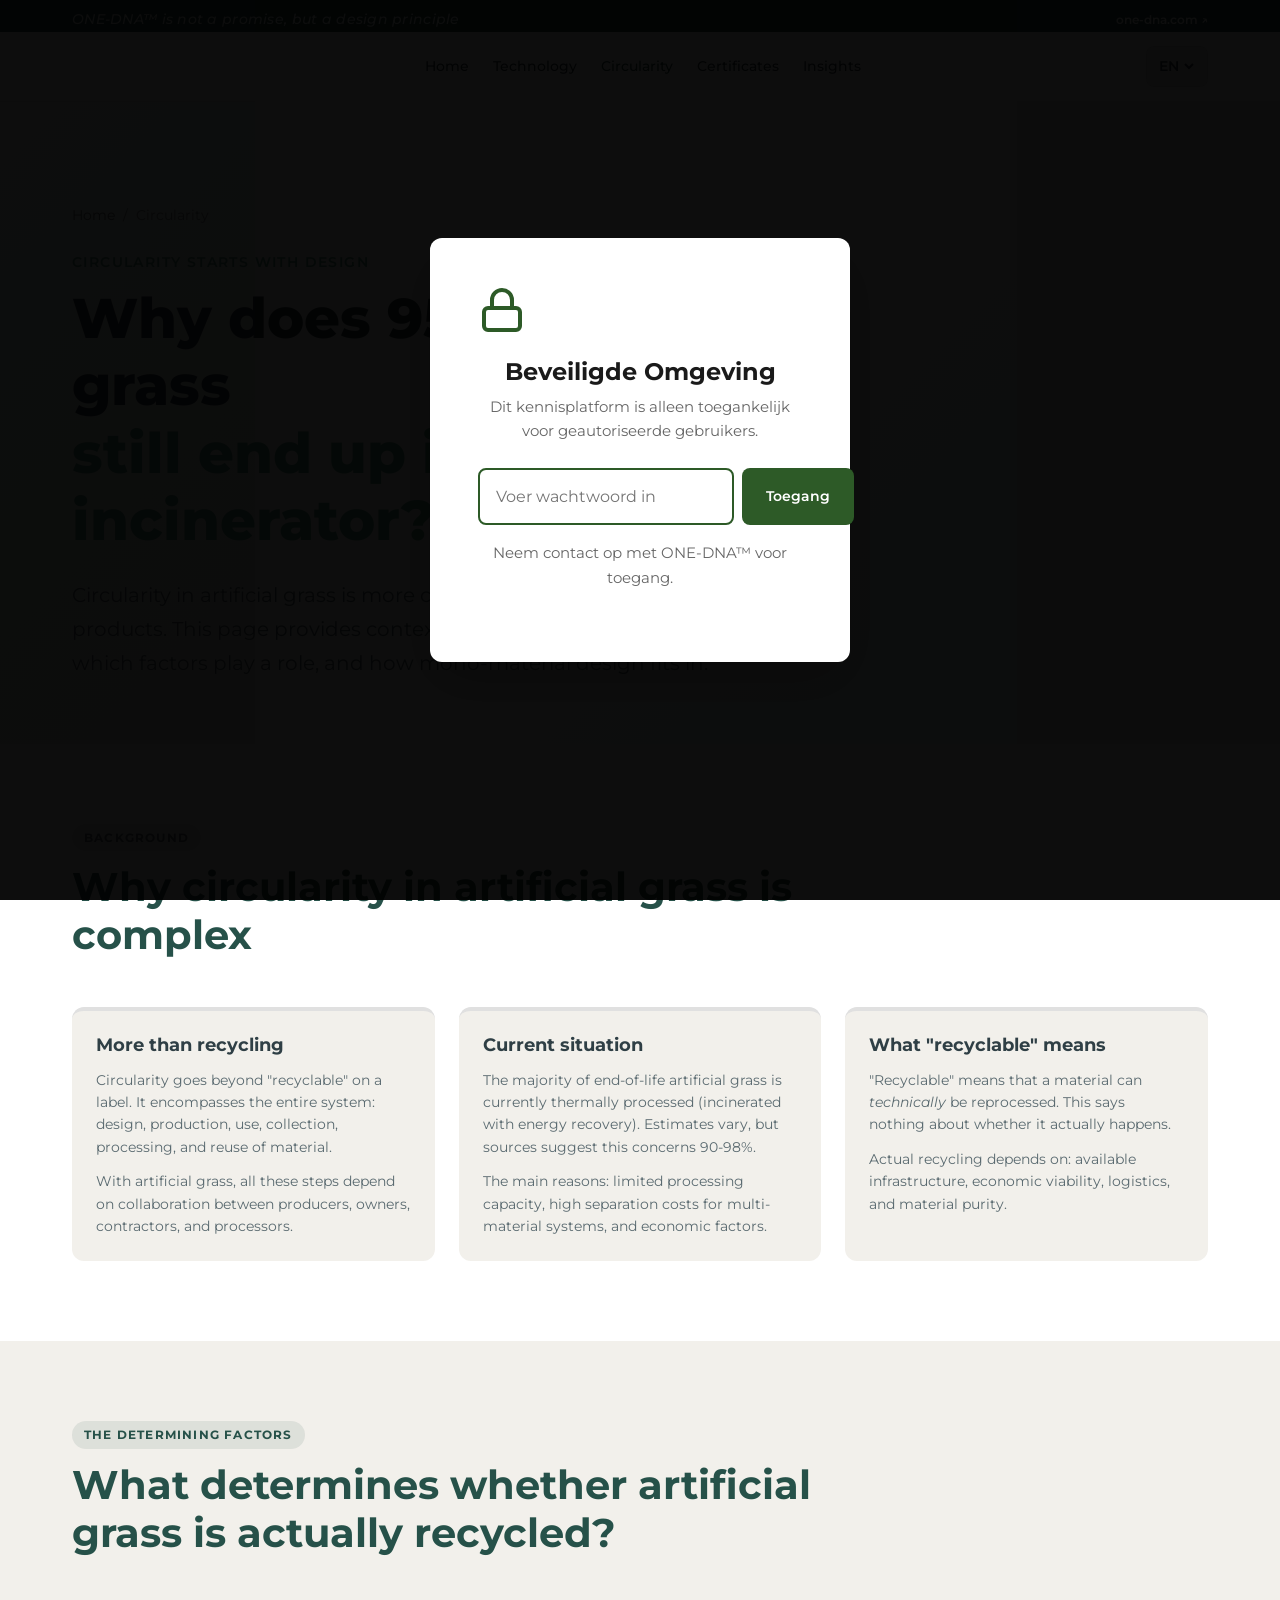
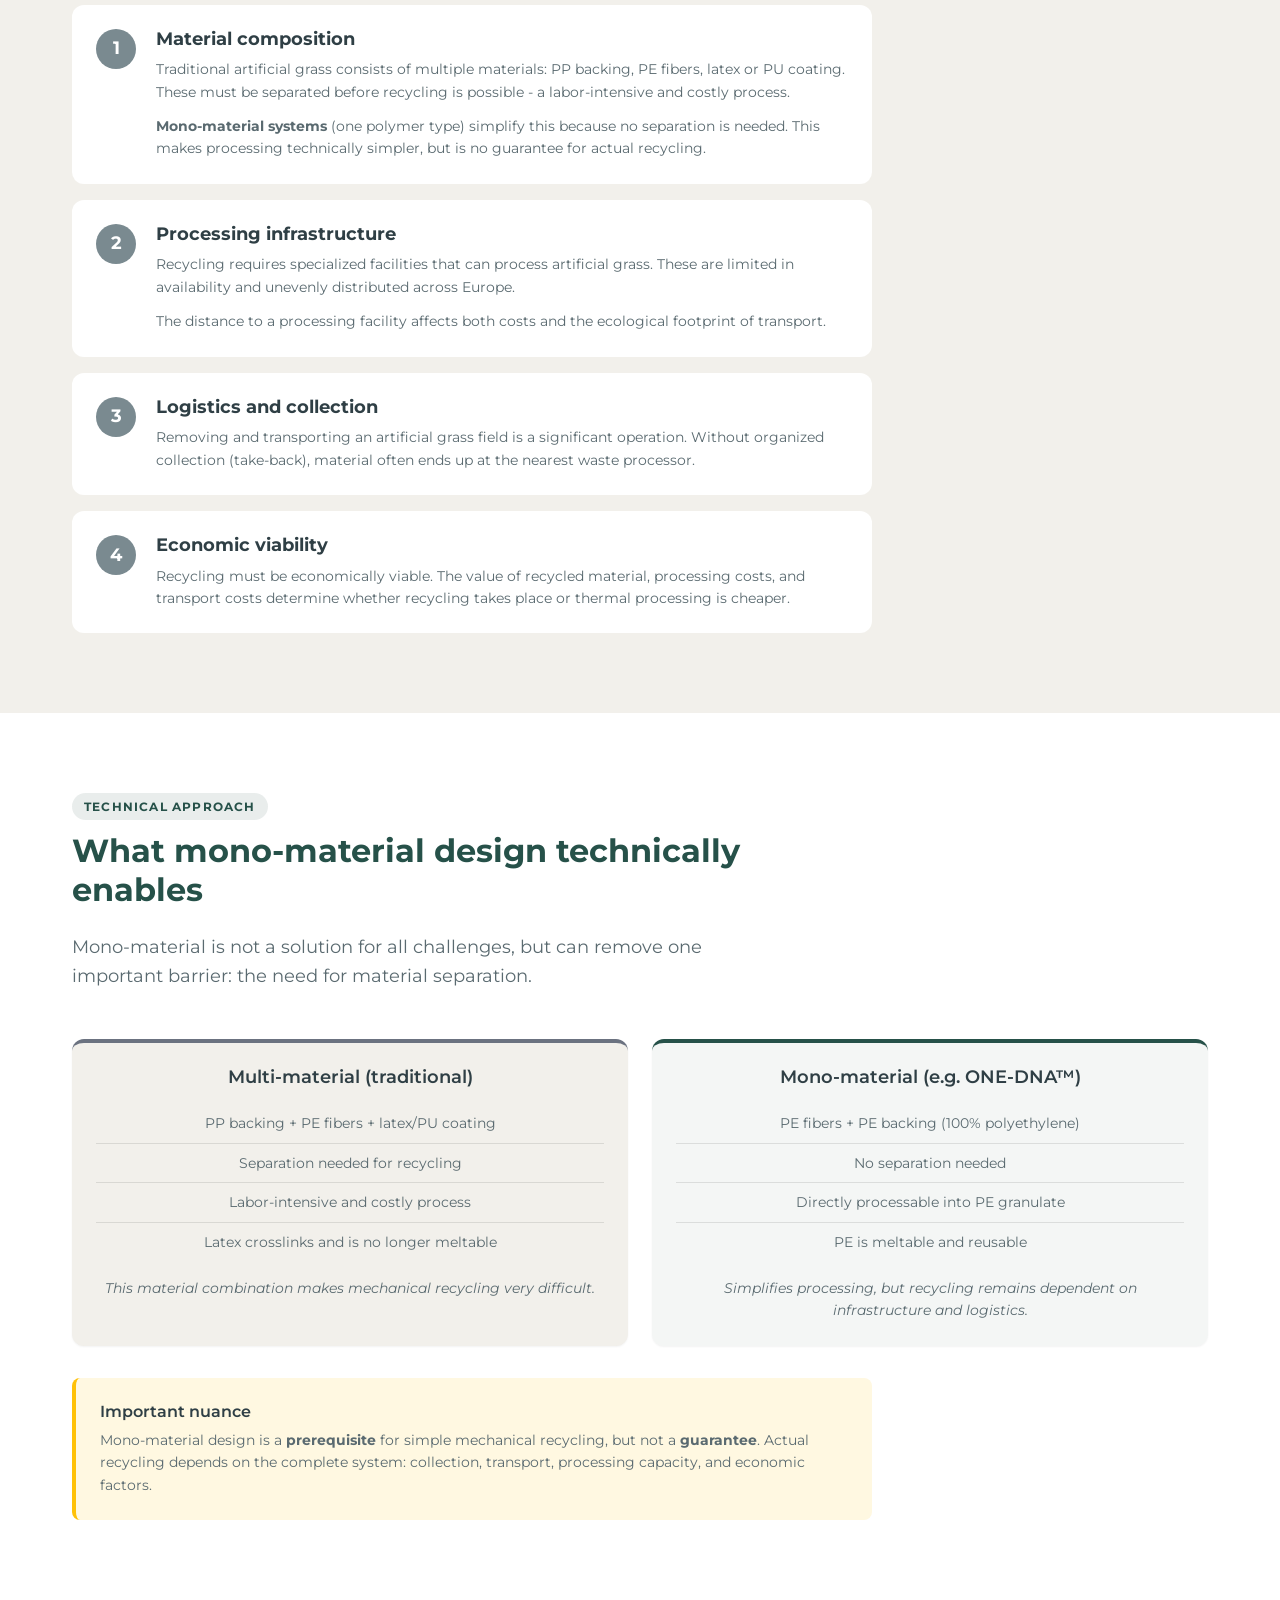
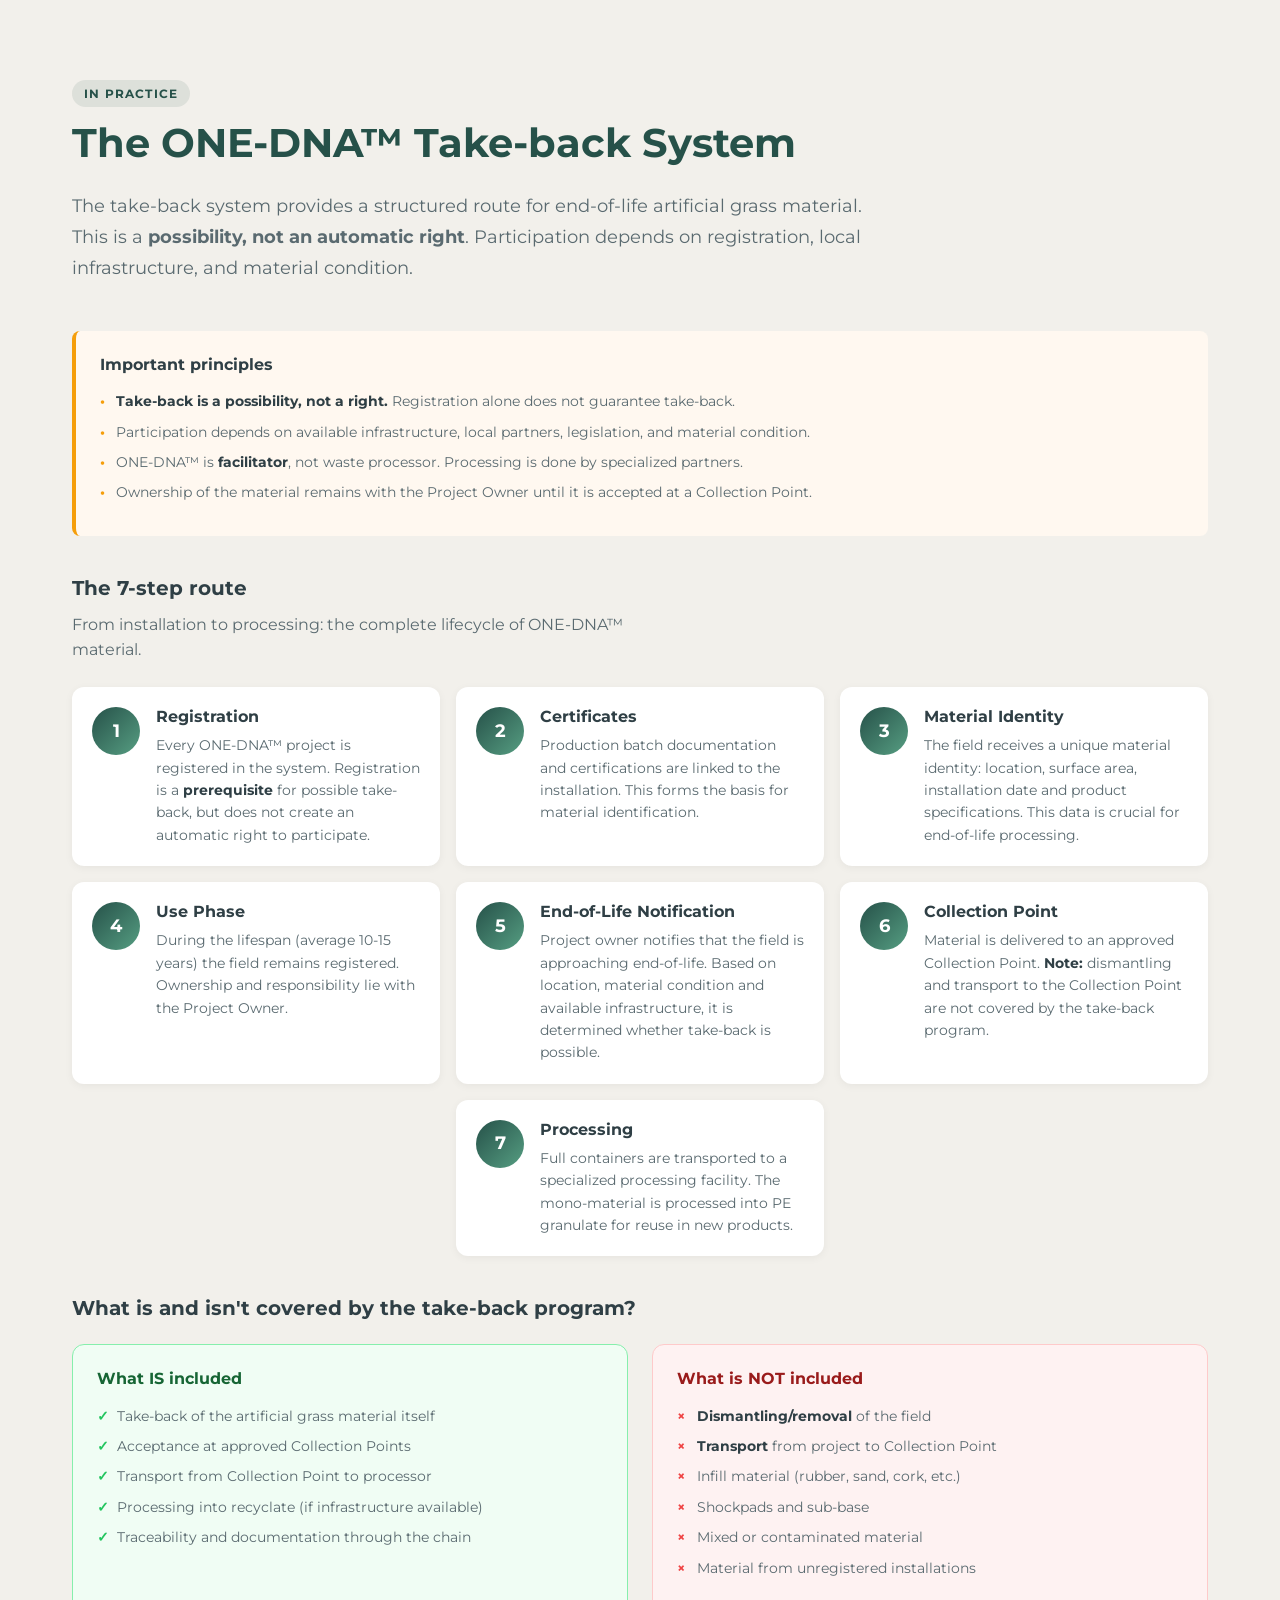
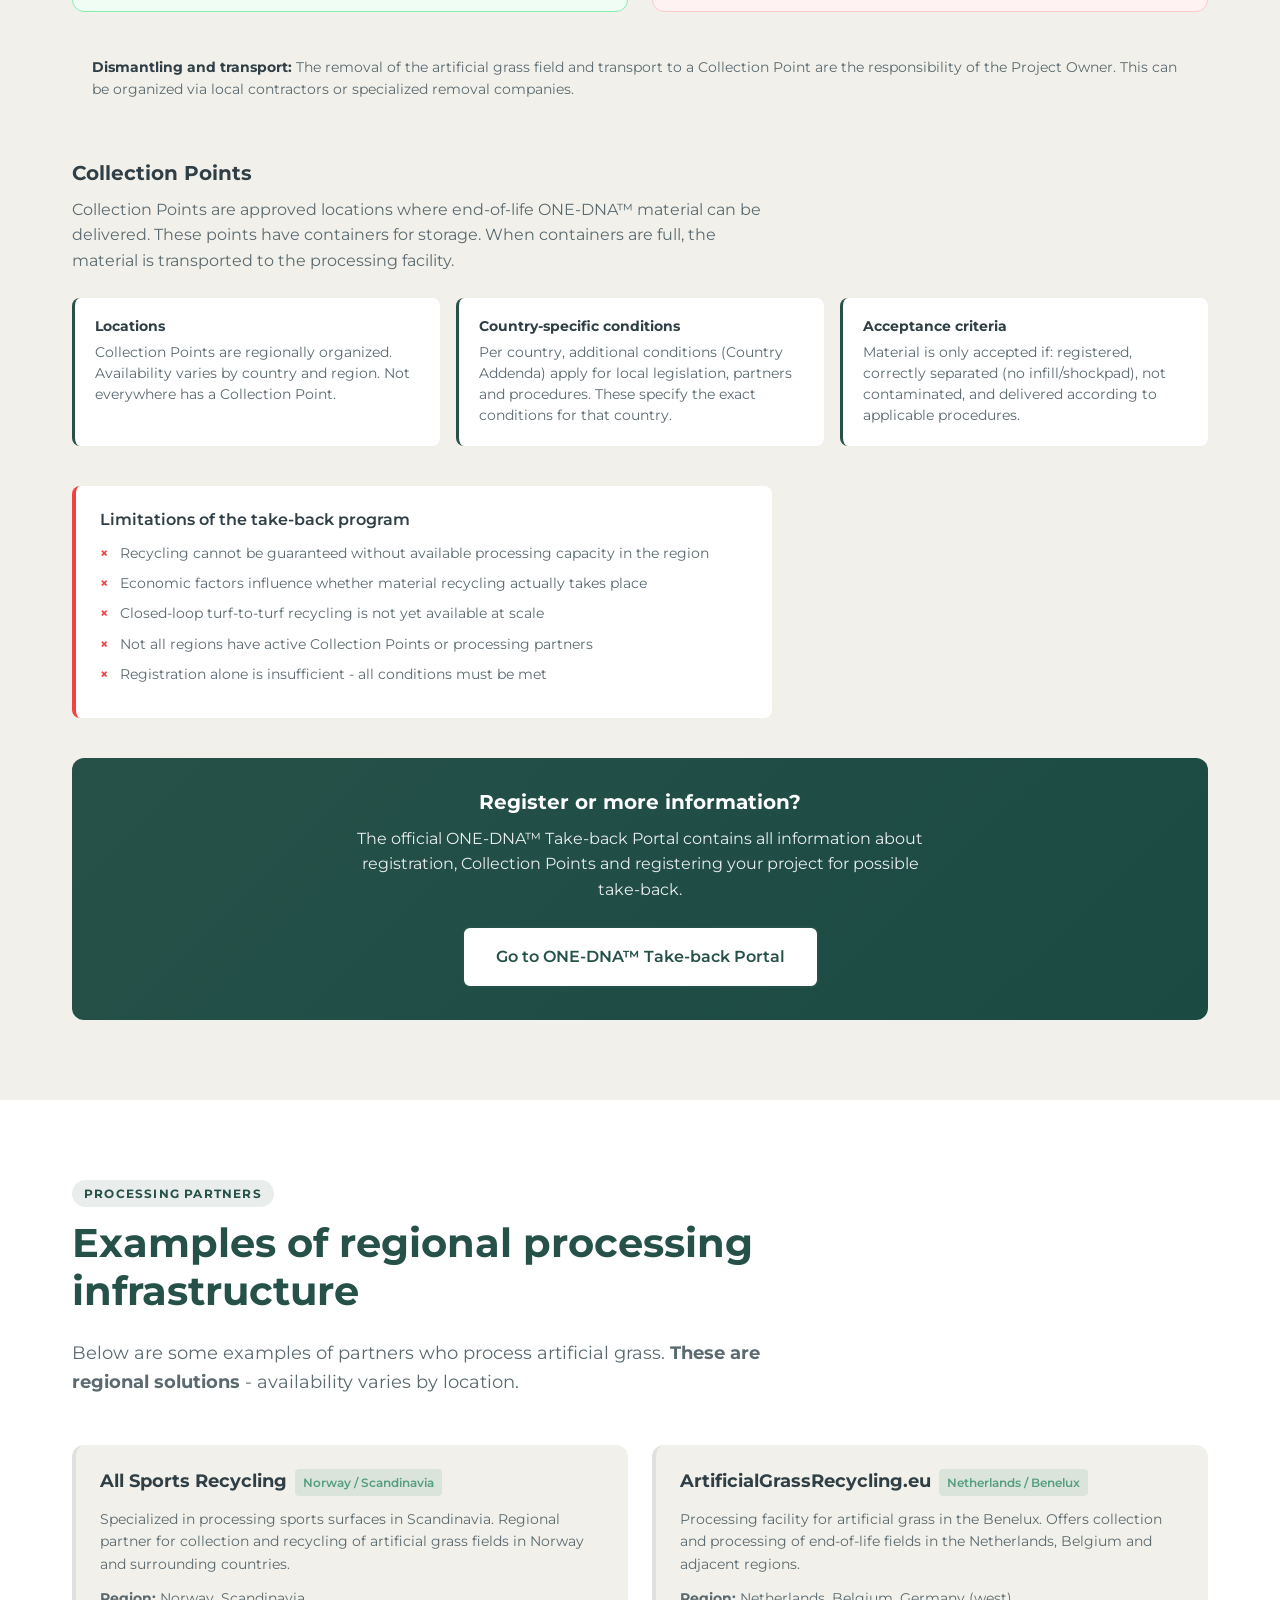
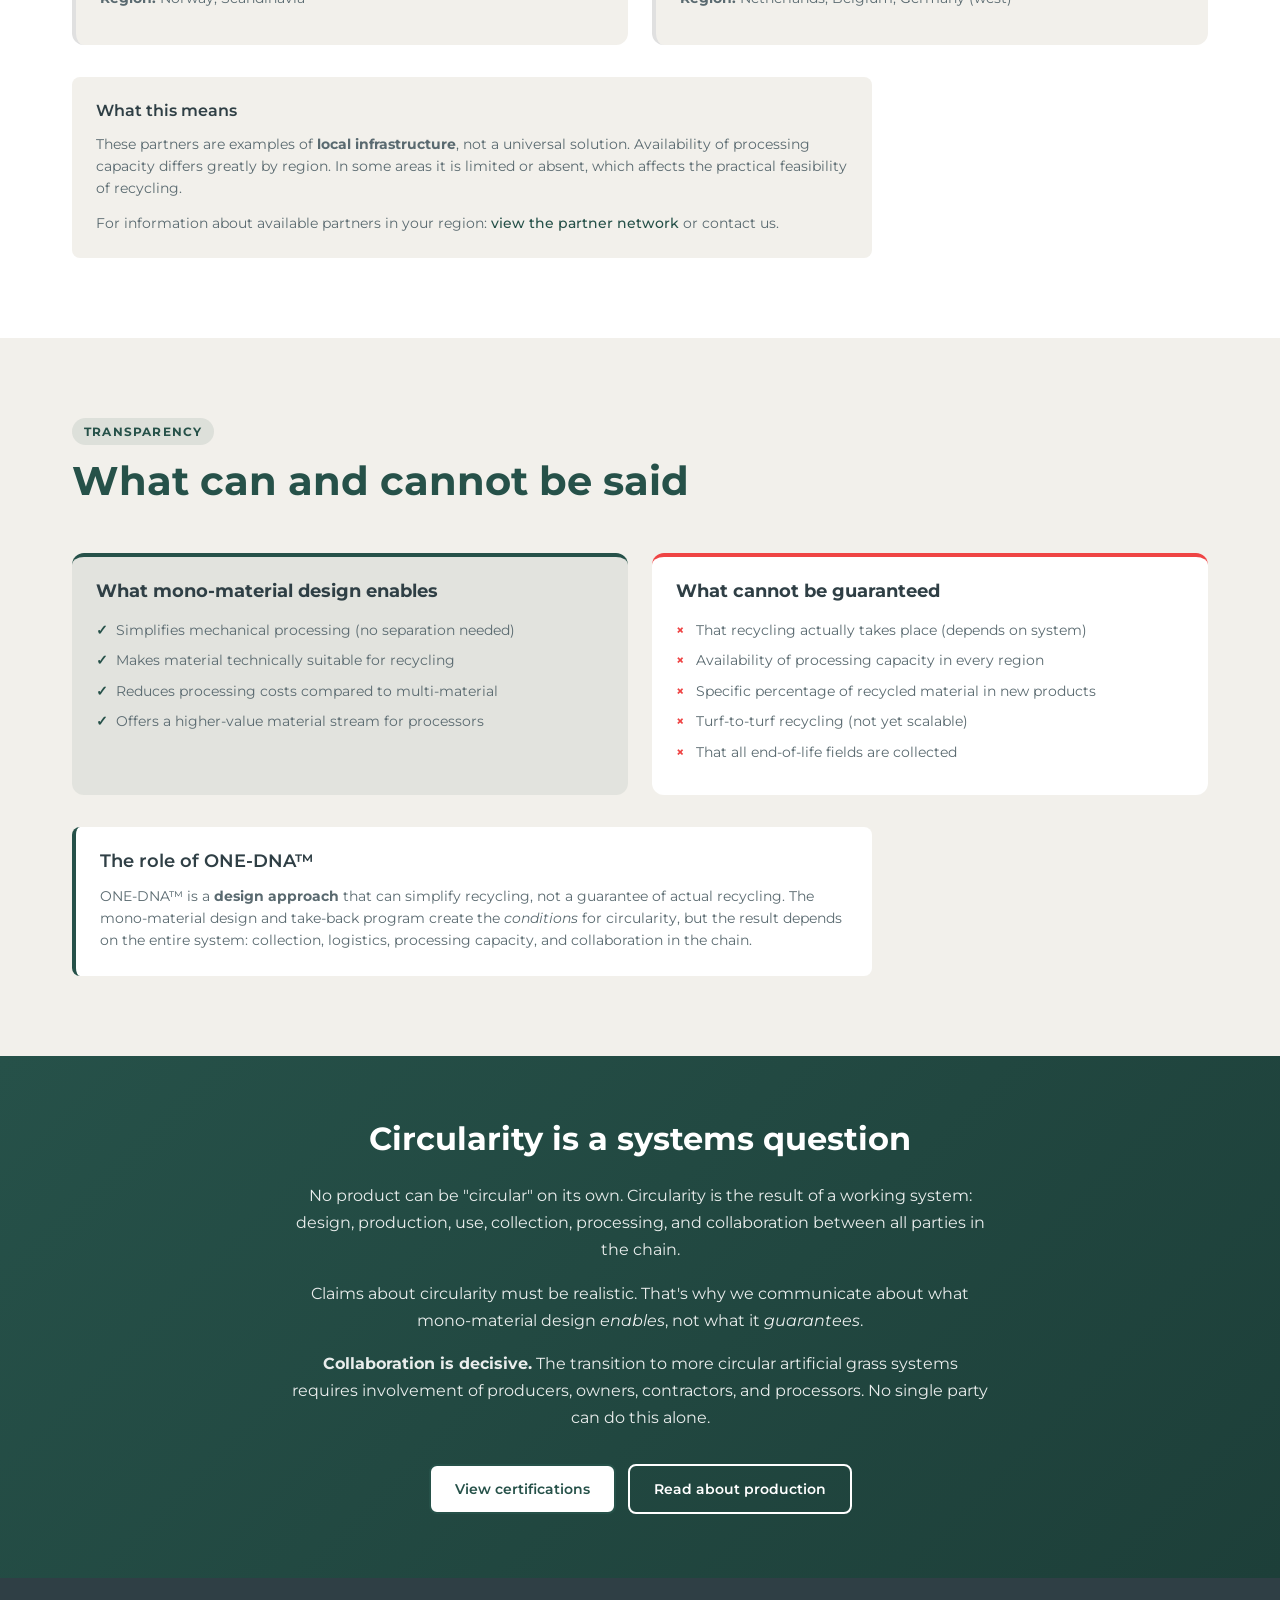
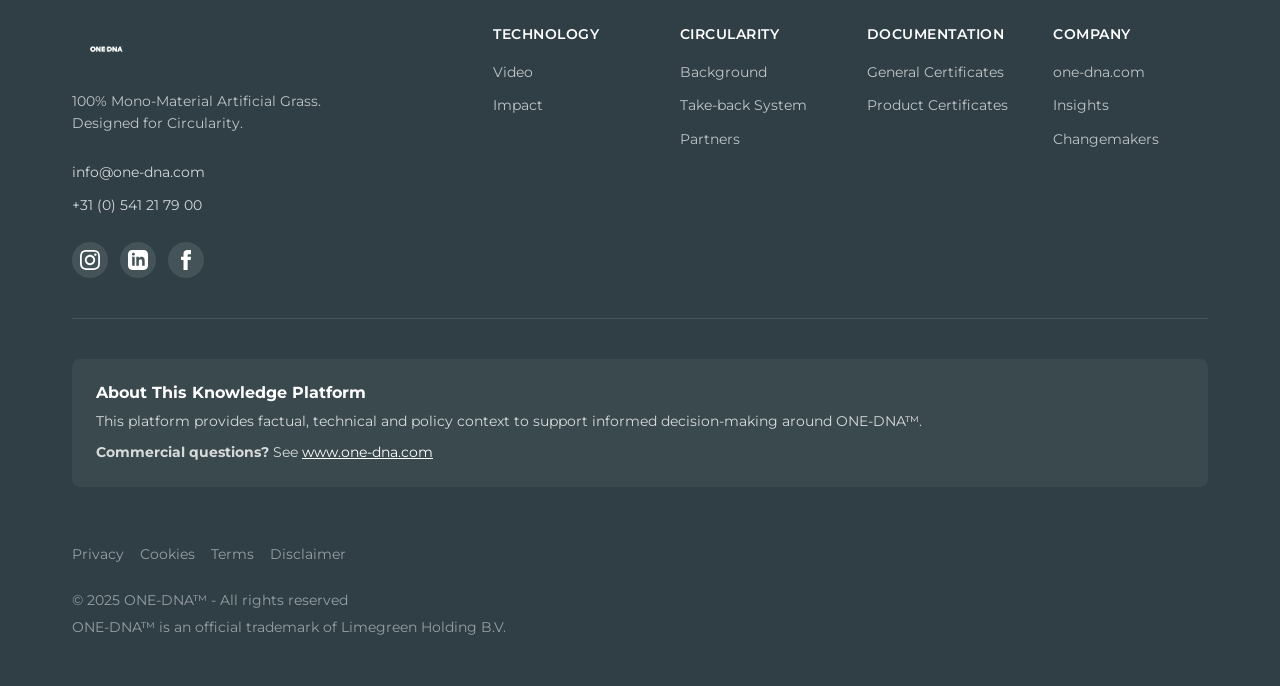
<file: circularity.html>
<!DOCTYPE html>
<html lang="nl">
<head>
    <meta charset="UTF-8">
    <meta name="viewport" content="width=device-width, initial-scale=1.0">

    <!-- Security Headers -->
    <meta http-equiv="X-Content-Type-Options" content="nosniff">
    <meta http-equiv="X-Frame-Options" content="SAMEORIGIN">
    <meta http-equiv="X-XSS-Protection" content="1; mode=block">

    <!-- SEO Meta Tags -->
    <meta name="description" content="ONE-DNA™ take-back programma en circulariteit. Hoe mono-materiaal ontwerp echte recycleerbaarheid mogelijk maakt met traceerbare verwerkingsketen.">
    <meta name="keywords" content="ONE-DNA circulariteit, take-back programma, kunstgras recycling, circulaire economie, mono-materiaal recycling">
    <meta name="author" content="ONE-DNA™">
    <meta name="robots" content="index, follow">

    <!-- Canonical & Language -->
    <link rel="canonical" href="https://support.one-dna.com/circularity.html">
    <link rel="alternate" hreflang="nl" href="https://support.one-dna.com/circularity.html">
    <link rel="alternate" hreflang="x-default" href="https://support.one-dna.com/circularity.html">

    <title>Circulariteit | ONE-DNA™</title>

    <!-- Open Graph -->
    <meta property="og:type" content="website">
    <meta property="og:url" content="https://one-dna.cloud/circularity.html">
    <meta property="og:title" content="ONE-DNA™ Circulariteit | Take-back Programma">
    <meta property="og:description" content="Hoe ONE-DNA™ mono-materiaal ontwerp echte recycleerbaarheid mogelijk maakt met geverifieerde take-back infrastructuur.">

    <!-- Fonts -->
    <link rel="preconnect" href="https://fonts.googleapis.com">
    <link rel="preconnect" href="https://fonts.gstatic.com" crossorigin>
    <link href="https://fonts.googleapis.com/css2?family=Montserrat:wght@400;500;600;700;800&display=swap" rel="stylesheet">

    <!-- Styles -->
    <link rel="stylesheet" href="css/style.css">
</head>
<body>
    <script src="js/auth.js"></script>
    <!-- Skip Link -->
    <a href="#main-content" class="skip-link">Ga naar hoofdinhoud</a>

    <!-- Top Bar - Knowledge Platform Signals -->
    <div class="top-bar">
        <div class="container">
            <div class="top-bar__items">
                <span class="top-bar__item top-bar__item--statement" data-i18n="topbar_statement">ONE-DNA™ is geen belofte, maar een ontwerpprincipe</span>
            </div>
            <div class="top-bar__contact">
                <a href="https://www.one-dna.com" target="_blank" rel="noopener">one-dna.com ↗</a>
            </div>
        </div>
    </div>

    <!-- Header -->
    <header class="header" role="banner">
        <nav class="nav container" role="navigation" aria-label="Hoofdnavigatie">
            <div class="nav__logo">
                <a href="index.html" class="logo-link" title="ONE-DNA™ Home">
                    <img src="assets/images/Logo-ONE-DNA-2023-registeredTM.png" alt="ONE-DNA™" class="logo-img" width="160" height="36">
                </a>
            </div>

            <ul class="nav__menu" id="main-nav">
                <li class="nav__item">
                    <a href="index.html" class="nav__link" data-i18n="nav_home">Home</a>
                </li>
                <li class="nav__item">
                    <a href="products.html" class="nav__link" data-i18n="nav_technology">Technologie</a>
                </li>
                <li class="nav__item nav__item--dropdown">
                    <a href="circularity.html" class="nav__link active" data-i18n="nav_circularity">Circulariteit</a>
                    <div class="nav__dropdown">
                        <a href="circularity.html#context" class="nav__dropdown-item" data-i18n="nav_background">Achtergrond</a>
                        <a href="circularity.html#take-back" class="nav__dropdown-item" data-i18n="nav_takeback">Take-back Systeem</a>
                        <a href="circularity.html#partners" class="nav__dropdown-item" data-i18n="nav_partners">Partners</a>
                    </div>
                </li>
                <li class="nav__item nav__item--dropdown">
                    <a href="documentation.html" class="nav__link" data-i18n="nav_certificates">Certificaten</a>
                    <div class="nav__dropdown">
                        <a href="documentation.html#algemeen" class="nav__dropdown-item" data-i18n="nav_general_certs">Algemene Certificaten</a>
                        <a href="documentation.html#product" class="nav__dropdown-item" data-i18n="nav_product_certs">Productcertificaten</a>
                    </div>
                </li>
                <li class="nav__item">
                    <a href="blog.html" class="nav__link" data-i18n="nav_insights">Inzichten</a>
                </li>
            </ul>

            <div class="nav__actions">
                <div class="lang-dropdown">
                    <button class="lang-toggle" onclick="toggleLangDropdown()" aria-label="Kies taal" aria-expanded="false">
                        <span id="currentLang">NL</span>
                        <svg width="12" height="12" viewBox="0 0 12 12" aria-hidden="true">
                            <path d="M2 4L6 8L10 4" stroke="currentColor" stroke-width="2" fill="none"/>
                        </svg>
                    </button>
                    <div class="lang-menu" role="menu">
                        <button onclick="changeLanguage('nl')" role="menuitem">Nederlands</button>
                        <button onclick="changeLanguage('en')" role="menuitem">English</button>
                        <button onclick="changeLanguage('de')" role="menuitem">Deutsch</button>
                    </div>
                </div>
                <button class="nav__toggle" onclick="toggleMobileMenu()" aria-label="Menu openen">
                    <span></span><span></span><span></span>
                </button>
            </div>
        </nav>
    </header>

    <!-- Mobile Navigation -->
    <div class="mobile-nav" id="mobile-nav" aria-hidden="true">
        <div class="mobile-nav__content">
            <ul class="mobile-nav__menu">
                <li><a href="index.html" data-i18n="nav_home">Home</a></li>
                <li><a href="products.html" data-i18n="nav_technology">Technologie</a></li>
                <li class="mobile-nav__group">
                    <span class="mobile-nav__label" data-i18n="nav_circularity">Circulariteit</span>
                    <ul>
                        <li><a href="circularity.html#context" data-i18n="nav_background">Achtergrond</a></li>
                        <li><a href="circularity.html#take-back" data-i18n="nav_takeback">Take-back Systeem</a></li>
                        <li><a href="circularity.html#partners" data-i18n="nav_partners">Partners</a></li>
                    </ul>
                </li>
                <li class="mobile-nav__group">
                    <span class="mobile-nav__label" data-i18n="nav_certificates">Certificaten</span>
                    <ul>
                        <li><a href="documentation.html#algemeen" data-i18n="nav_general_certs">Algemene Certificaten</a></li>
                        <li><a href="documentation.html#product" data-i18n="nav_product_certs">Productcertificaten</a></li>
                    </ul>
                </li>
                <li><a href="blog.html" data-i18n="nav_insights">Inzichten</a></li>
            </ul>
            <div class="mobile-nav__cta">
                <a href="https://www.one-dna.com" target="_blank" rel="noopener" class="btn btn-secondary btn-block">Commerciële site ↗</a>
            </div>
        </div>
    </div>

    <main id="main-content" role="main">

        <!-- Page Header - Neutral Definition -->
        <section class="circ-hero">
            <div class="container">
                <nav class="breadcrumbs" aria-label="Breadcrumb">
                    <a href="index.html" data-i18n="nav_home">Home</a>
                    <span>/</span>
                    <span data-i18n="nav_circularity">Circulariteit</span>
                </nav>

                <div class="circ-hero__content">
                    <p class="tech-hero__overtitle" data-i18n="page_circularity_overtitle">Circulariteit begint bij ontwerp</p>
                    <h1><span data-i18n="page_circularity_title">Waarom belandt 95% van kunstgras</span><br><span class="highlight" data-i18n="page_circularity_highlight">nog steeds in de verbrandingsoven?</span></h1>
                    <p class="tech-hero__lead" data-i18n="page_circularity_lead">
                        Circulariteit bij kunstgras is complexer dan bij veel andere producten.
                        Deze pagina biedt context over wat circulariteit inhoudt,
                        welke factoren een rol spelen, en hoe mono-materiaal ontwerp hierin past.
                    </p>
                </div>
            </div>
        </section>

        <!-- Section 1: Why Circularity is Complex -->
        <section class="circ-context" id="context">
            <div class="container">
                <div class="circ-context__intro">
                    <span class="section-label section-label--muted" data-i18n="circ_context_label">Achtergrond</span>
                    <h2 data-i18n="circ_context_title">Waarom circulariteit bij kunstgras complex is</h2>
                </div>

                <div class="context-cards">
                    <div class="context-card">
                        <h3 data-i18n="circ_context_card1_title">Meer dan recycling</h3>
                        <p data-i18n="circ_context_card1_p1">
                            Circulariteit gaat verder dan "recyclebaar" op een label.
                            Het omvat het hele systeem: ontwerp, productie, gebruik, inzameling,
                            verwerking én herinzet van materiaal.
                        </p>
                        <p data-i18n="circ_context_card1_p2">
                            Bij kunstgras zijn al deze stappen afhankelijk van samenwerking
                            tussen producenten, eigenaren, aannemers en verwerkers.
                        </p>
                    </div>

                    <div class="context-card">
                        <h3 data-i18n="circ_context_card2_title">Huidige situatie</h3>
                        <p data-i18n="circ_context_card2_p1">
                            Het merendeel van end-of-life kunstgras wordt momenteel thermisch
                            verwerkt (verbrand met energieterugwinning). Schattingen variëren,
                            maar bronnen suggereren dat dit 90-98% betreft.
                        </p>
                        <p data-i18n="circ_context_card2_p2">
                            De belangrijkste redenen: beperkte verwerkingscapaciteit,
                            hoge scheidingskosten bij multi-materiaal systemen, en economische factoren.
                        </p>
                    </div>

                    <div class="context-card">
                        <h3 data-i18n="circ_context_card3_title">Wat "recyclebaar" betekent</h3>
                        <p data-i18n="circ_context_card3_p1">
                            "Recyclebaar" betekent dat een materiaal <em>technisch</em> kan worden
                            herverwerkt. Dit zegt niets over of dit ook daadwerkelijk gebeurt.
                        </p>
                        <p data-i18n="circ_context_card3_p2">
                            Daadwerkelijke recycling hangt af van: beschikbare infrastructuur,
                            economische haalbaarheid, logistiek, en materiaalzuiverheid.
                        </p>
                    </div>
                </div>
            </div>
        </section>

        <!-- Section 2: What Determines Recycling -->
        <section class="circ-factors" id="factoren">
            <div class="container">
                <div class="circ-factors__intro">
                    <span class="section-label" data-i18n="circ_factors_label">De bepalende factoren</span>
                    <h2 data-i18n="circ_factors_title">Wat bepaalt of kunstgras daadwerkelijk gerecycled wordt?</h2>
                </div>

                <div class="factors-list">
                    <div class="factor-item">
                        <div class="factor-item__number">1</div>
                        <div class="factor-item__content">
                            <h3 data-i18n="circ_factor1_title">Materiaalsamenstelling</h3>
                            <p data-i18n="circ_factor1_p1">
                                Traditioneel kunstgras bestaat uit meerdere materialen: PP backing, PE vezels,
                                latex of PU coating. Deze moeten worden gescheiden voordat recycling mogelijk is -
                                een arbeidsintensief en kostbaar proces.
                            </p>
                            <p data-i18n="circ_factor1_p2">
                                <strong>Mono-materiaal systemen</strong> (één polymeertype) vereenvoudigen dit
                                omdat geen scheiding nodig is. Dit maakt verwerking technisch eenvoudiger,
                                maar is geen garantie voor daadwerkelijke recycling.
                            </p>
                        </div>
                    </div>

                    <div class="factor-item">
                        <div class="factor-item__number">2</div>
                        <div class="factor-item__content">
                            <h3 data-i18n="circ_factor2_title">Verwerkingsinfrastructuur</h3>
                            <p data-i18n="circ_factor2_p1">
                                Recycling vereist gespecialiseerde faciliteiten die kunstgras kunnen verwerken.
                                Deze zijn beperkt beschikbaar en ongelijk verdeeld over Europa.
                            </p>
                            <p data-i18n="circ_factor2_p2">
                                De afstand tot een verwerkingsfaciliteit beïnvloedt zowel de kosten als de
                                ecologische voetafdruk van transport.
                            </p>
                        </div>
                    </div>

                    <div class="factor-item">
                        <div class="factor-item__number">3</div>
                        <div class="factor-item__content">
                            <h3 data-i18n="circ_factor3_title">Logistiek en inzameling</h3>
                            <p data-i18n="circ_factor3_desc">
                                Een kunstgrasveld verwijderen en transporteren is een significante operatie.
                                Zonder georganiseerde inzameling (take-back) belandt materiaal vaak bij de
                                dichtstbijzijnde afvalverwerker.
                            </p>
                        </div>
                    </div>

                    <div class="factor-item">
                        <div class="factor-item__number">4</div>
                        <div class="factor-item__content">
                            <h3 data-i18n="circ_factor4_title">Economische haalbaarheid</h3>
                            <p data-i18n="circ_factor4_desc">
                                Recycling moet economisch haalbaar zijn. De waarde van gerecycled materiaal,
                                verwerkingskosten, en transportkosten bepalen of recycling plaatsvindt
                                of dat thermische verwerking goedkoper is.
                            </p>
                        </div>
                    </div>
                </div>
            </div>
        </section>

        <!-- Section 3: What Mono-Material Enables -->
        <section class="circ-mono" id="mono-materiaal">
            <div class="container">
                <div class="circ-mono__intro">
                    <span class="section-label" data-i18n="circ_mono_label">Technische benadering</span>
                    <h2 data-i18n="circ_mono_title">Wat mono-materiaal ontwerp technisch mogelijk maakt</h2>
                    <p class="circ-mono__lead" data-i18n="circ_mono_lead">
                        Mono-materiaal is geen oplossing voor alle uitdagingen, maar kan
                        één belangrijke barrière wegnemen: de noodzaak tot materiaalscheiding.
                    </p>
                </div>

                <div class="mono-comparison">
                    <div class="mono-card mono-card--traditional">
                        <h3 data-i18n="circ_mono_multi_title">Multi-materiaal (traditioneel)</h3>
                        <ul>
                            <li data-i18n="circ_mono_multi_li1">PP backing + PE vezels + latex/PU coating</li>
                            <li data-i18n="circ_mono_multi_li2">Scheiding nodig voor recycling</li>
                            <li data-i18n="circ_mono_multi_li3">Arbeidsintensief en kostbaar proces</li>
                            <li data-i18n="circ_mono_multi_li4">Latex crosslinkt en is niet meer smeltbaar</li>
                        </ul>
                        <p class="mono-card__note" data-i18n="circ_mono_multi_note">
                            Deze materiaalcombinatie maakt mechanische recycling zeer moeilijk.
                        </p>
                    </div>

                    <div class="mono-card mono-card--mono">
                        <h3 data-i18n="circ_mono_pe_title">Mono-materiaal (bijv. ONE-DNA™)</h3>
                        <ul>
                            <li data-i18n="circ_mono_pe_li1">PE vezels + PE backing (100% polyethyleen)</li>
                            <li data-i18n="circ_mono_pe_li2">Geen scheiding nodig</li>
                            <li data-i18n="circ_mono_pe_li3">Direct verwerkbaar tot PE-granulaat</li>
                            <li data-i18n="circ_mono_pe_li4">PE is smeltbaar en herbruikbaar</li>
                        </ul>
                        <p class="mono-card__note" data-i18n="circ_mono_pe_note">
                            Vereenvoudigt verwerking, maar recycling blijft afhankelijk van infrastructuur en logistiek.
                        </p>
                    </div>
                </div>

                <div class="circ-mono__caveat">
                    <h4 data-i18n="circ_mono_caveat_title">Belangrijke nuance</h4>
                    <p data-i18n="circ_mono_caveat_desc">
                        Mono-materiaal ontwerp is een <strong>voorwaarde</strong> voor eenvoudige mechanische recycling,
                        maar geen <strong>garantie</strong>. Daadwerkelijke recycling hangt af van het volledige
                        systeem: inzameling, transport, verwerkingscapaciteit, en economische factoren.
                    </p>
                </div>
            </div>
        </section>

        <!-- Section 4: How It Works in Practice - Take-back -->
        <section class="circ-takeback" id="take-back">
            <div class="container">
                <div class="circ-takeback__intro">
                    <span class="section-label" data-i18n="circ_takeback_label">In de praktijk</span>
                    <h2 data-i18n="circ_takeback_title">Het ONE-DNA™ Take-back Systeem</h2>
                    <p class="circ-takeback__lead" data-i18n="circ_takeback_lead">
                        Het take-back systeem biedt een gestructureerde route voor end-of-life
                        kunstgrasmateriaal. Dit is een <strong>mogelijkheid, geen automatisch recht</strong>.
                        Deelname is afhankelijk van registratie, lokale infrastructuur en materiaalconditie.
                    </p>
                </div>

                <!-- Important Disclaimer -->
                <div class="takeback-disclaimer">
                    <h3 data-i18n="circ_takeback_disclaimer_title">Belangrijke uitgangspunten</h3>
                    <ul>
                        <li data-i18n="circ_takeback_disclaimer_li1"><strong>Take-back is een mogelijkheid, geen recht.</strong> Registratie alleen garandeert geen take-back.</li>
                        <li data-i18n="circ_takeback_disclaimer_li2">Deelname is afhankelijk van beschikbare infrastructuur, lokale partners, wetgeving en materiaalconditie.</li>
                        <li data-i18n="circ_takeback_disclaimer_li3">ONE-DNA™ is <strong>facilitator</strong>, niet afvalverwerker. Verwerking gebeurt door gespecialiseerde partners.</li>
                        <li data-i18n="circ_takeback_disclaimer_li4">Eigendom van het materiaal blijft bij de Projecteigenaar totdat het wordt geaccepteerd op een Collection Point.</li>
                    </ul>
                </div>

                <!-- 7-Step Journey -->
                <div class="takeback-journey">
                    <h3 data-i18n="circ_takeback_steps_title">De 7-stappen route</h3>
                    <p class="takeback-journey__intro" data-i18n="circ_takeback_steps_intro">
                        Van installatie tot verwerking: de volledige levenscyclus van ONE-DNA™ materiaal.
                    </p>

                    <div class="journey-steps">
                        <div class="journey-step">
                            <div class="journey-step__icon">1</div>
                            <div class="journey-step__content">
                                <h4 data-i18n="circ_step1_title">Registratie</h4>
                                <p data-i18n="circ_step1_desc">
                                    Elk ONE-DNA™ project wordt geregistreerd in het systeem.
                                    Registratie is een <strong>voorwaarde</strong> voor mogelijke take-back,
                                    maar creëert geen automatisch recht op deelname.
                                </p>
                            </div>
                        </div>

                        <div class="journey-step">
                            <div class="journey-step__icon">2</div>
                            <div class="journey-step__content">
                                <h4 data-i18n="circ_step2_title">Certificaten</h4>
                                <p data-i18n="circ_step2_desc">
                                    Productiebatch-documentatie en certificeringen worden gekoppeld aan
                                    de installatie. Dit vormt de basis voor materiaalidentificatie.
                                </p>
                            </div>
                        </div>

                        <div class="journey-step">
                            <div class="journey-step__icon">3</div>
                            <div class="journey-step__content">
                                <h4 data-i18n="circ_step3_title">Materiaal Identiteit</h4>
                                <p data-i18n="circ_step3_desc">
                                    Het veld krijgt een unieke materiaalidentiteit: locatie, oppervlakte,
                                    installatiedatum en productspecificaties. Deze data is cruciaal voor
                                    end-of-life verwerking.
                                </p>
                            </div>
                        </div>

                        <div class="journey-step">
                            <div class="journey-step__icon">4</div>
                            <div class="journey-step__content">
                                <h4 data-i18n="circ_step4_title">Gebruiksfase</h4>
                                <p data-i18n="circ_step4_desc">
                                    Tijdens de levensduur (gemiddeld 10-15 jaar) blijft het veld geregistreerd.
                                    Eigendom en verantwoordelijkheid liggen bij de Projecteigenaar.
                                </p>
                            </div>
                        </div>

                        <div class="journey-step">
                            <div class="journey-step__icon">5</div>
                            <div class="journey-step__content">
                                <h4 data-i18n="circ_step5_title">End-of-Life Melding</h4>
                                <p data-i18n="circ_step5_desc">
                                    Projecteigenaar meldt dat het veld end-of-life nadert. Op basis van
                                    locatie, materiaalconditie en beschikbare infrastructuur wordt bepaald
                                    of take-back mogelijk is.
                                </p>
                            </div>
                        </div>

                        <div class="journey-step">
                            <div class="journey-step__icon">6</div>
                            <div class="journey-step__content">
                                <h4 data-i18n="circ_step6_title">Collection Point</h4>
                                <p data-i18n="circ_step6_desc">
                                    Materiaal wordt aangeleverd op een goedgekeurd Collection Point.
                                    <strong>Let op:</strong> demontage en transport naar het Collection Point
                                    vallen niet onder het take-back programma.
                                </p>
                            </div>
                        </div>

                        <div class="journey-step">
                            <div class="journey-step__icon">7</div>
                            <div class="journey-step__content">
                                <h4 data-i18n="circ_step7_title">Verwerking</h4>
                                <p data-i18n="circ_step7_desc">
                                    Volle containers worden getransporteerd naar een gespecialiseerde
                                    verwerkingsfaciliteit. Het mono-materiaal wordt verwerkt tot PE-granulaat
                                    voor hergebruik in nieuwe producten.
                                </p>
                            </div>
                        </div>
                    </div>
                </div>

                <!-- Scope: What IS and IS NOT included -->
                <div class="takeback-scope">
                    <h3 data-i18n="circ_scope_title">Wat valt wel en niet onder het take-back programma?</h3>

                    <div class="scope-grid">
                        <div class="scope-card scope-card--included">
                            <h4 data-i18n="circ_scope_included_title">Wat WEL is inbegrepen</h4>
                            <ul>
                                <li data-i18n="circ_scope_incl1">Take-back van het kunstgrasmateriaal zelf</li>
                                <li data-i18n="circ_scope_incl2">Acceptatie op goedgekeurde Collection Points</li>
                                <li data-i18n="circ_scope_incl3">Transport van Collection Point naar verwerker</li>
                                <li data-i18n="circ_scope_incl4">Verwerking tot recyclaat (indien infrastructuur beschikbaar)</li>
                                <li data-i18n="circ_scope_incl5">Traceerbaarheid en documentatie door de keten</li>
                            </ul>
                        </div>

                        <div class="scope-card scope-card--excluded">
                            <h4 data-i18n="circ_scope_excluded_title">Wat NIET is inbegrepen</h4>
                            <ul>
                                <li data-i18n="circ_scope_excl1"><strong>Demontage/verwijdering</strong> van het veld</li>
                                <li data-i18n="circ_scope_excl2"><strong>Transport</strong> van project naar Collection Point</li>
                                <li data-i18n="circ_scope_excl3">Infill materiaal (rubber, zand, kurk, etc.)</li>
                                <li data-i18n="circ_scope_excl4">Shockpads en onderfundatie</li>
                                <li data-i18n="circ_scope_excl5">Gemengd of verontreinigd materiaal</li>
                                <li data-i18n="circ_scope_excl6">Materiaal van niet-geregistreerde installaties</li>
                            </ul>
                        </div>
                    </div>

                    <div class="scope-note">
                        <p data-i18n="circ_scope_note">
                            <strong>Demontage en transport:</strong> De verwijdering van het kunstgrasveld
                            en het transport naar een Collection Point vallen onder de verantwoordelijkheid
                            van de Projecteigenaar. Dit kan worden georganiseerd via lokale aannemers of
                            gespecialiseerde verwijderingsbedrijven.
                        </p>
                    </div>
                </div>

                <!-- Collection Points -->
                <div class="takeback-collection">
                    <h3 data-i18n="circ_collection_title">Collection Points</h3>
                    <p data-i18n="circ_collection_intro">
                        Collection Points zijn goedgekeurde locaties waar end-of-life ONE-DNA™ materiaal
                        kan worden aangeleverd. Deze punten beschikken over containers voor opslag.
                        Wanneer containers vol zijn, wordt het materiaal getransporteerd naar de verwerkingsfaciliteit.
                    </p>

                    <div class="collection-details">
                        <div class="collection-detail">
                            <h4 data-i18n="circ_collection_loc_title">Locaties</h4>
                            <p data-i18n="circ_collection_loc_desc">
                                Collection Points zijn regionaal georganiseerd. Beschikbaarheid varieert
                                per land en regio. Niet overal is een Collection Point aanwezig.
                            </p>
                        </div>

                        <div class="collection-detail">
                            <h4 data-i18n="circ_collection_country_title">Landspecifieke voorwaarden</h4>
                            <p data-i18n="circ_collection_country_desc">
                                Per land gelden aanvullende voorwaarden (Country Addenda) voor lokale
                                wetgeving, partners en procedures. Deze specificeren de exacte voorwaarden
                                voor dat land.
                            </p>
                        </div>

                        <div class="collection-detail">
                            <h4 data-i18n="circ_collection_accept_title">Acceptatiecriteria</h4>
                            <p data-i18n="circ_collection_accept_desc">
                                Materiaal wordt alleen geaccepteerd indien: geregistreerd, correct
                                gescheiden (geen infill/shockpad), niet verontreinigd, en aangeleverd
                                volgens de geldende procedures.
                            </p>
                        </div>
                    </div>
                </div>

                <!-- Limitations -->
                <div class="takeback-limits">
                    <h4 data-i18n="circ_limits_title">Beperkingen van het take-back programma</h4>
                    <ul>
                        <li data-i18n="circ_limits_li1">Recycling kan niet worden gegarandeerd zonder beschikbare verwerkingscapaciteit in de regio</li>
                        <li data-i18n="circ_limits_li2">Economische factoren beïnvloeden of materiaalrecycling daadwerkelijk plaatsvindt</li>
                        <li data-i18n="circ_limits_li3">Closed-loop turf-to-turf recycling is nog niet schaalbaar beschikbaar</li>
                        <li data-i18n="circ_limits_li4">Niet alle regio's hebben actieve Collection Points of verwerkingspartners</li>
                        <li data-i18n="circ_limits_li5">Registratie alleen is onvoldoende - alle voorwaarden moeten worden vervuld</li>
                    </ul>
                </div>

                <!-- Take-back Portal CTA -->
                <div class="takeback-cta">
                    <div class="takeback-cta__content">
                        <h3 data-i18n="circ_portal_title">Registreren of meer informatie?</h3>
                        <p data-i18n="circ_portal_desc">
                            Het officiële ONE-DNA™ Take-back Portal bevat alle informatie over registratie,
                            Collection Points en het aanmelden van uw project voor mogelijke take-back.
                        </p>
                        <a href="https://one-dna.com/nl/take-back/" target="_blank" rel="noopener" class="btn btn-primary btn-lg" data-i18n="circ_portal_btn">
                            Naar ONE-DNA™ Take-back Portal
                            <svg width="16" height="16" viewBox="0 0 24 24" fill="none" stroke="currentColor" stroke-width="2" style="margin-left: 8px;">
                                <path d="M18 13v6a2 2 0 01-2 2H5a2 2 0 01-2-2V8a2 2 0 012-2h6M15 3h6v6M10 14L21 3"/>
                            </svg>
                        </a>
                    </div>
                </div>
            </div>
        </section>

        <!-- Section 5: Partners - Regional Context -->
        <section class="circ-partners" id="partners">
            <div class="container">
                <div class="circ-partners__intro">
                    <span class="section-label" data-i18n="circ_partners_label">Verwerkingspartners</span>
                    <h2 data-i18n="circ_partners_title">Voorbeelden van regionale verwerkingsinfrastructuur</h2>
                    <p class="circ-partners__lead" data-i18n="circ_partners_lead">
                        Hieronder enkele voorbeelden van partners die kunstgras verwerken.
                        <strong>Dit zijn regionale oplossingen</strong> - beschikbaarheid varieert per locatie.
                    </p>
                </div>

                <div class="partner-examples">
                    <div class="partner-example">
                        <div class="partner-example__header">
                            <h3>All Sports Recycling</h3>
                            <span class="partner-example__region" data-i18n="circ_partner1_region">Noorwegen / Scandinavië</span>
                        </div>
                        <p data-i18n="circ_partner1_desc">
                            Gespecialiseerd in de verwerking van sportbodems in Scandinavië.
                            Regionale partner voor inzameling en recycling van kunstgrasvelden
                            in Noorwegen en omliggende landen.
                        </p>
                        <p class="partner-example__note" data-i18n="circ_partner1_note">
                            <strong>Regio:</strong> Noorwegen, Scandinavië
                        </p>
                    </div>

                    <div class="partner-example">
                        <div class="partner-example__header">
                            <h3>ArtificialGrassRecycling.eu</h3>
                            <span class="partner-example__region" data-i18n="circ_partner2_region">Nederland / Benelux</span>
                        </div>
                        <p data-i18n="circ_partner2_desc">
                            Verwerkingsfaciliteit voor kunstgras in de Benelux.
                            Biedt inzameling en verwerking van end-of-life velden
                            in Nederland, België en aangrenzende regio's.
                        </p>
                        <p class="partner-example__note" data-i18n="circ_partner2_note">
                            <strong>Regio:</strong> Nederland, België, Duitsland (west)
                        </p>
                    </div>
                </div>

                <div class="partner-context">
                    <h4 data-i18n="circ_partners_context_title">Wat dit betekent</h4>
                    <p data-i18n="circ_partners_context_p1">
                        Deze partners zijn voorbeelden van <strong>lokale infrastructuur</strong>, geen universele oplossing.
                        Beschikbaarheid van verwerkingscapaciteit verschilt sterk per regio. In sommige gebieden
                        is deze beperkt of afwezig, wat invloed heeft op de praktische haalbaarheid van recycling.
                    </p>
                    <p data-i18n="circ_partners_context_p2">
                        Voor informatie over beschikbare partners in uw regio:
                        <a href="https://www.one-dna.com/changemakers" target="_blank" rel="noopener">bekijk het partnernetwerk</a>
                        of neem contact op.
                    </p>
                </div>
            </div>
        </section>

        <!-- Section 6: Transparency - What We Can and Cannot Claim -->
        <section class="circ-transparency" id="transparantie">
            <div class="container">
                <div class="circ-transparency__intro">
                    <span class="section-label" data-i18n="circ_transp_label">Transparantie</span>
                    <h2 data-i18n="circ_transp_title">Wat wel en niet gezegd kan worden</h2>
                </div>

                <div class="transparency-grid">
                    <div class="transparency-card transparency-card--can">
                        <h3 data-i18n="circ_transp_can_title">Wat mono-materiaal ontwerp mogelijk maakt</h3>
                        <ul>
                            <li data-i18n="circ_transp_can1">Vereenvoudigt mechanische verwerking (geen scheiding nodig)</li>
                            <li data-i18n="circ_transp_can2">Maakt materiaal technisch geschikt voor recycling</li>
                            <li data-i18n="circ_transp_can3">Verlaagt verwerkingskosten ten opzichte van multi-materiaal</li>
                            <li data-i18n="circ_transp_can4">Biedt een materiaalstroom met hogere waarde voor verwerkers</li>
                        </ul>
                    </div>

                    <div class="transparency-card transparency-card--cannot">
                        <h3 data-i18n="circ_transp_cannot_title">Wat niet gegarandeerd kan worden</h3>
                        <ul>
                            <li data-i18n="circ_transp_cannot1">Dat recycling daadwerkelijk plaatsvindt (afhankelijk van systeem)</li>
                            <li data-i18n="circ_transp_cannot2">Beschikbaarheid van verwerkingscapaciteit in elke regio</li>
                            <li data-i18n="circ_transp_cannot3">Specifiek percentage gerecycled materiaal in nieuwe producten</li>
                            <li data-i18n="circ_transp_cannot4">Turf-to-turf recycling (nog niet schaalbaar)</li>
                            <li data-i18n="circ_transp_cannot5">Dat alle end-of-life velden worden opgehaald</li>
                        </ul>
                    </div>
                </div>

                <div class="transparency-statement">
                    <h4 data-i18n="circ_role_title">De rol van ONE-DNA™</h4>
                    <p data-i18n="circ_role_desc">
                        ONE-DNA™ is een <strong>ontwerpbenadering</strong> die recycling kan vereenvoudigen,
                        geen garantie op daadwerkelijke recycling. Het mono-materiaal ontwerp en take-back
                        programma creëren de <em>voorwaarden</em> voor circulariteit, maar het resultaat
                        hangt af van het volledige systeem: inzameling, logistiek, verwerkingscapaciteit,
                        en samenwerking in de keten.
                    </p>
                </div>
            </div>
        </section>

        <!-- Section 7: Closing - Realistic Boundaries -->
        <section class="circ-closing">
            <div class="container">
                <div class="circ-closing__content">
                    <h2 data-i18n="circ_closing_title">Circulariteit is een systeemvraagstuk</h2>
                    <p data-i18n="circ_closing_p1">
                        Geen enkel product kan op zichzelf "circulair" zijn. Circulariteit
                        is het resultaat van een werkend systeem: ontwerp, productie, gebruik,
                        inzameling, verwerking, én samenwerking tussen alle partijen in de keten.
                    </p>
                    <p data-i18n="circ_closing_p2">
                        Claims over circulariteit moeten realistisch zijn. Daarom communiceren
                        wij over wat mono-materiaal ontwerp <em>mogelijk maakt</em>, niet over
                        wat het <em>garandeert</em>.
                    </p>
                    <p data-i18n="circ_closing_p3">
                        <strong>Samenwerking is doorslaggevend.</strong> De transitie naar meer
                        circulaire kunstgrassystemen vereist betrokkenheid van producenten,
                        eigenaren, aannemers, en verwerkers. Geen enkele partij kan dit alleen.
                    </p>

                    <div class="circ-closing__links">
                        <a href="documentation.html" class="btn btn-primary" data-i18n="circ_closing_btn1">Bekijk certificeringen</a>
                        <a href="products.html" class="btn btn-secondary" data-i18n="circ_closing_btn2">Lees over productie</a>
                    </div>
                </div>
            </div>
        </section>

    </main>

    <!-- SUPERFOOTER -->
    <footer class="footer" role="contentinfo">
        <div class="container">
            <!-- Footer Main -->
            <div class="footer__main">
                <!-- Brand -->
                <div class="footer__brand">
                    <img src="assets/images/Logo-ONE-DNA-2023-registeredTM.png" alt="ONE-DNA™" class="footer__logo" width="140" height="32">
                    <p class="footer__tagline" data-i18n="footer_tagline_short">100% Mono-Materiaal Kunstgras.<br>Ontworpen voor Circulariteit.</p>

                    <!-- Contact -->
                    <div class="footer__contact">
                        <p><a href="mailto:info@one-dna.com">info@one-dna.com</a></p>
                        <p><a href="tel:+31541217900">+31 (0) 541 21 79 00</a></p>
                    </div>

                    <!-- Social -->
                    <div class="footer__social">
                        <a href="https://www.instagram.com/onednaartificialgrass/" target="_blank" rel="noopener" aria-label="Instagram">
                            <svg width="20" height="20" viewBox="0 0 24 24" fill="currentColor"><path d="M12 2.163c3.204 0 3.584.012 4.85.07 3.252.148 4.771 1.691 4.919 4.919.058 1.265.069 1.645.069 4.849 0 3.205-.012 3.584-.069 4.849-.149 3.225-1.664 4.771-4.919 4.919-1.266.058-1.644.07-4.85.07-3.204 0-3.584-.012-4.849-.07-3.26-.149-4.771-1.699-4.919-4.92-.058-1.265-.07-1.644-.07-4.849 0-3.204.013-3.583.07-4.849.149-3.227 1.664-4.771 4.919-4.919 1.266-.057 1.645-.069 4.849-.069zm0-2.163c-3.259 0-3.667.014-4.947.072-4.358.2-6.78 2.618-6.98 6.98-.059 1.281-.073 1.689-.073 4.948 0 3.259.014 3.668.072 4.948.2 4.358 2.618 6.78 6.98 6.98 1.281.058 1.689.072 4.948.072 3.259 0 3.668-.014 4.948-.072 4.354-.2 6.782-2.618 6.979-6.98.059-1.28.073-1.689.073-4.948 0-3.259-.014-3.667-.072-4.947-.196-4.354-2.617-6.78-6.979-6.98-1.281-.059-1.69-.073-4.949-.073zm0 5.838c-3.403 0-6.162 2.759-6.162 6.162s2.759 6.163 6.162 6.163 6.162-2.759 6.162-6.163c0-3.403-2.759-6.162-6.162-6.162zm0 10.162c-2.209 0-4-1.79-4-4 0-2.209 1.791-4 4-4s4 1.791 4 4c0 2.21-1.791 4-4 4zm6.406-11.845c-.796 0-1.441.645-1.441 1.44s.645 1.44 1.441 1.44c.795 0 1.439-.645 1.439-1.44s-.644-1.44-1.439-1.44z"/></svg>
                        </a>
                        <a href="https://www.linkedin.com/company/onednaartificialgrass/" target="_blank" rel="noopener" aria-label="LinkedIn">
                            <svg width="20" height="20" viewBox="0 0 24 24" fill="currentColor"><path d="M19 0h-14c-2.761 0-5 2.239-5 5v14c0 2.761 2.239 5 5 5h14c2.762 0 5-2.239 5-5v-14c0-2.761-2.238-5-5-5zm-11 19h-3v-11h3v11zm-1.5-12.268c-.966 0-1.75-.79-1.75-1.764s.784-1.764 1.75-1.764 1.75.79 1.75 1.764-.783 1.764-1.75 1.764zm13.5 12.268h-3v-5.604c0-3.368-4-3.113-4 0v5.604h-3v-11h3v1.765c1.396-2.586 7-2.777 7 2.476v6.759z"/></svg>
                        </a>
                        <a href="https://www.facebook.com/ONEDNA.artificialgrass" target="_blank" rel="noopener" aria-label="Facebook">
                            <svg width="20" height="20" viewBox="0 0 24 24" fill="currentColor"><path d="M9 8h-3v4h3v12h5v-12h3.642l.358-4h-4v-1.667c0-.955.192-1.333 1.115-1.333h2.885v-5h-3.808c-3.596 0-5.192 1.583-5.192 4.615v3.385z"/></svg>
                        </a>
                    </div>
                </div>

                <!-- Navigation Columns -->
                <div class="footer__nav">
                    <div class="footer__col">
                        <h4 data-i18n="nav_technology">Technologie</h4>
                        <ul>
                            <li><a href="products.html#video" data-i18n="footer_nav_video">Video</a></li>
                            <li><a href="products.html#impact" data-i18n="footer_impact">Impact</a></li>
                        </ul>
                    </div>
                    <div class="footer__col">
                        <h4 data-i18n="nav_circularity">Circulariteit</h4>
                        <ul>
                            <li><a href="circularity.html#context" data-i18n="nav_background">Achtergrond</a></li>
                            <li><a href="circularity.html#take-back" data-i18n="nav_takeback">Take-back Systeem</a></li>
                            <li><a href="circularity.html#partners" data-i18n="nav_partners">Partners</a></li>
                        </ul>
                    </div>
                    <div class="footer__col">
                        <h4 data-i18n="footer_documentation">Documentatie</h4>
                        <ul>
                            <li><a href="documentation.html#algemeen" data-i18n="nav_general_certs">Algemene Certificaten</a></li>
                            <li><a href="documentation.html#product" data-i18n="nav_product_certs">Productcertificaten</a></li>
                        </ul>
                    </div>
                    <div class="footer__col">
                        <h4 data-i18n="footer_company">Bedrijf</h4>
                        <ul>
                            <li><a href="https://www.one-dna.com" target="_blank" rel="noopener">one-dna.com</a></li>
                            <li><a href="blog.html" data-i18n="nav_insights">Inzichten</a></li>
                            <li><a href="https://www.one-dna.com/changemakers" target="_blank" rel="noopener">Changemakers</a></li>
                        </ul>
                    </div>
                </div>
            </div>

            <!-- Knowledge Platform Statement -->
            <div class="footer__platform-statement">
                <h3 data-i18n="footer_platform_title">Over Dit Kennisplatform</h3>
                <p data-i18n="footer_platform_desc">
                    Dit platform biedt feitelijke, technische en beleidsmatige context
                    ter ondersteuning van geïnformeerde besluitvorming rondom ONE-DNA™.
                </p>
                <p data-i18n="footer_platform_commercial">
                    <strong>Commerciële vragen?</strong> Zie
                    <a href="https://www.one-dna.com" target="_blank" rel="noopener">www.one-dna.com</a>
                </p>
            </div>

            <!-- Footer Legal -->
            <div class="footer__legal">
                <div class="footer__legal-links">
                    <a href="privacy.html" data-i18n="footer_privacy">Privacy</a>
                    <a href="cookies.html">Cookies</a>
                    <a href="terms.html" data-i18n="footer_terms">Voorwaarden</a>
                    <a href="disclaimer.html">Disclaimer</a>
                </div>

                <div class="footer__copyright">
                    <p data-i18n="footer_copyright">&copy; 2025 ONE-DNA™ - Alle rechten voorbehouden</p>
                    <p class="footer__tm">ONE-DNA™ is an official trademark of Limegreen Holding B.V.</p>
                </div>
            </div>
        </div>
    </footer>

    <!-- Scripts -->
    <script src="js/translations.js"></script>
    <script src="js/main.js"></script>
</body>
</html>
</file>
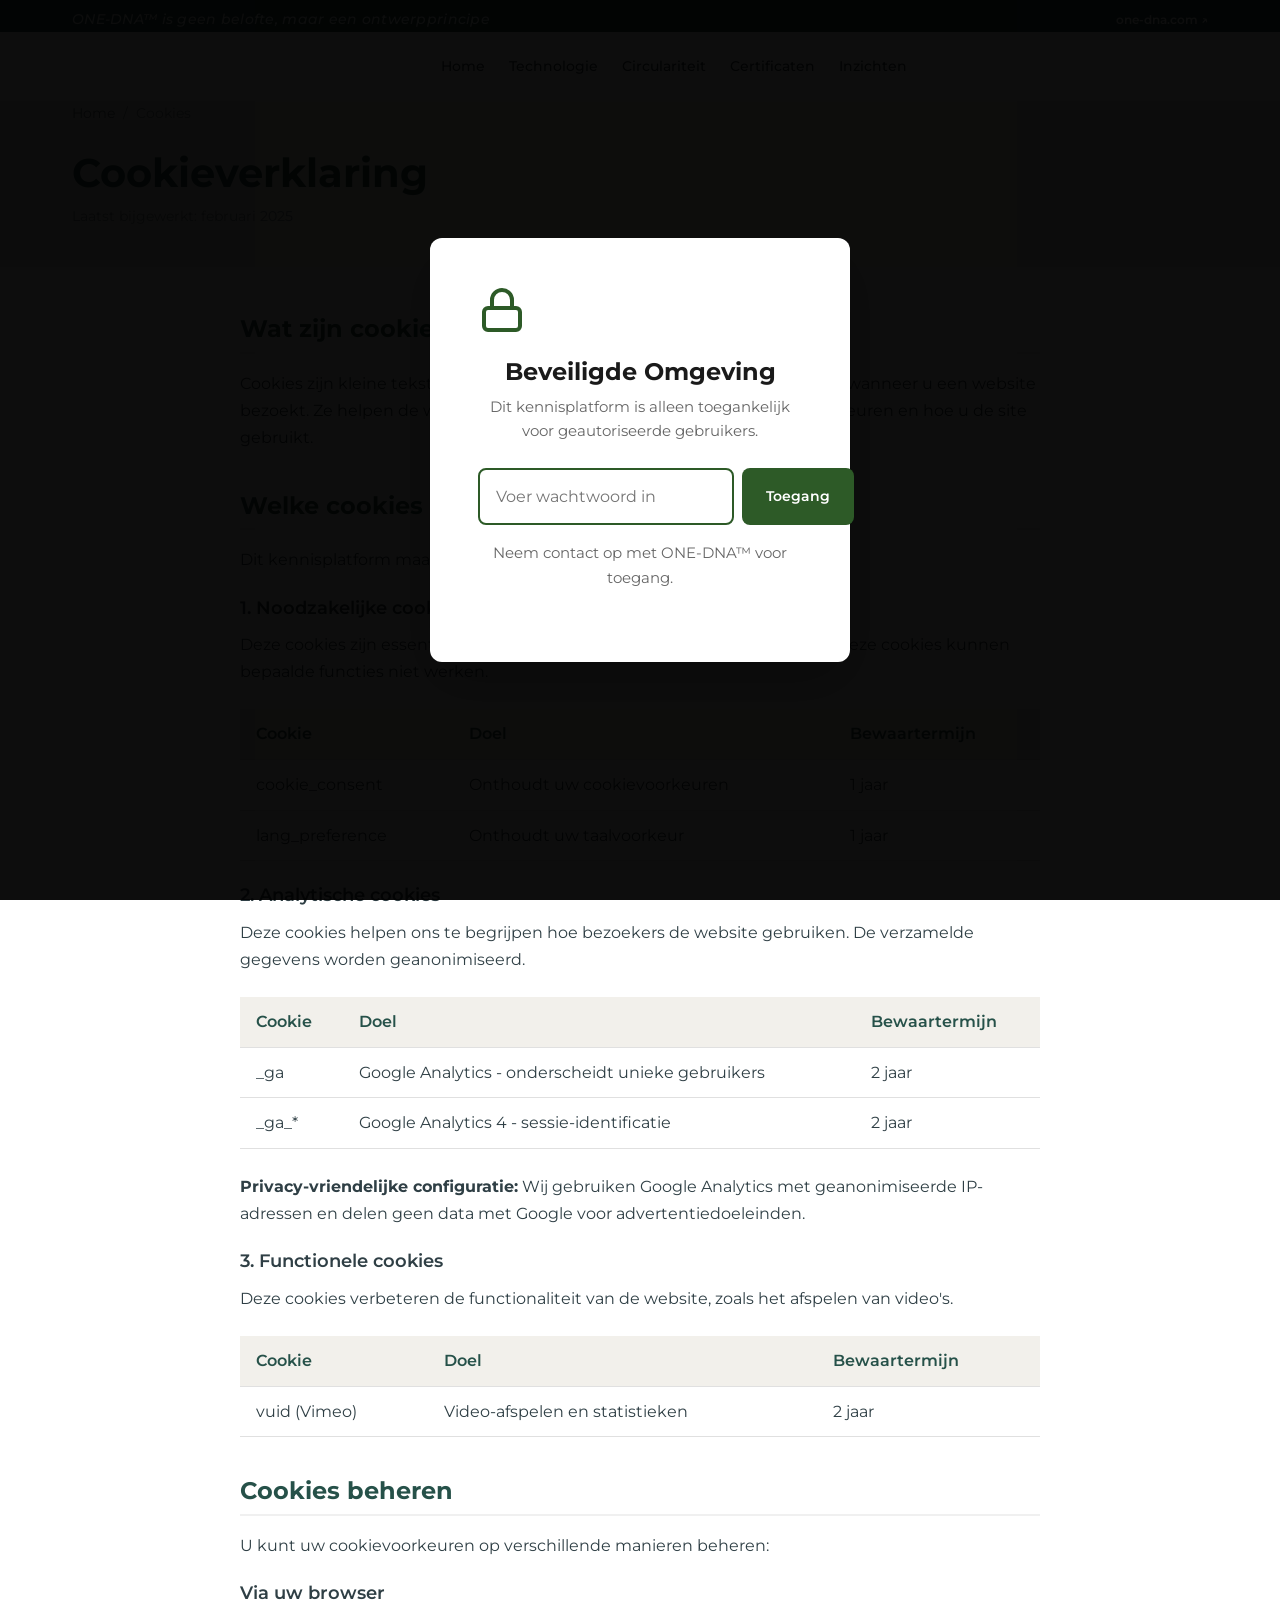
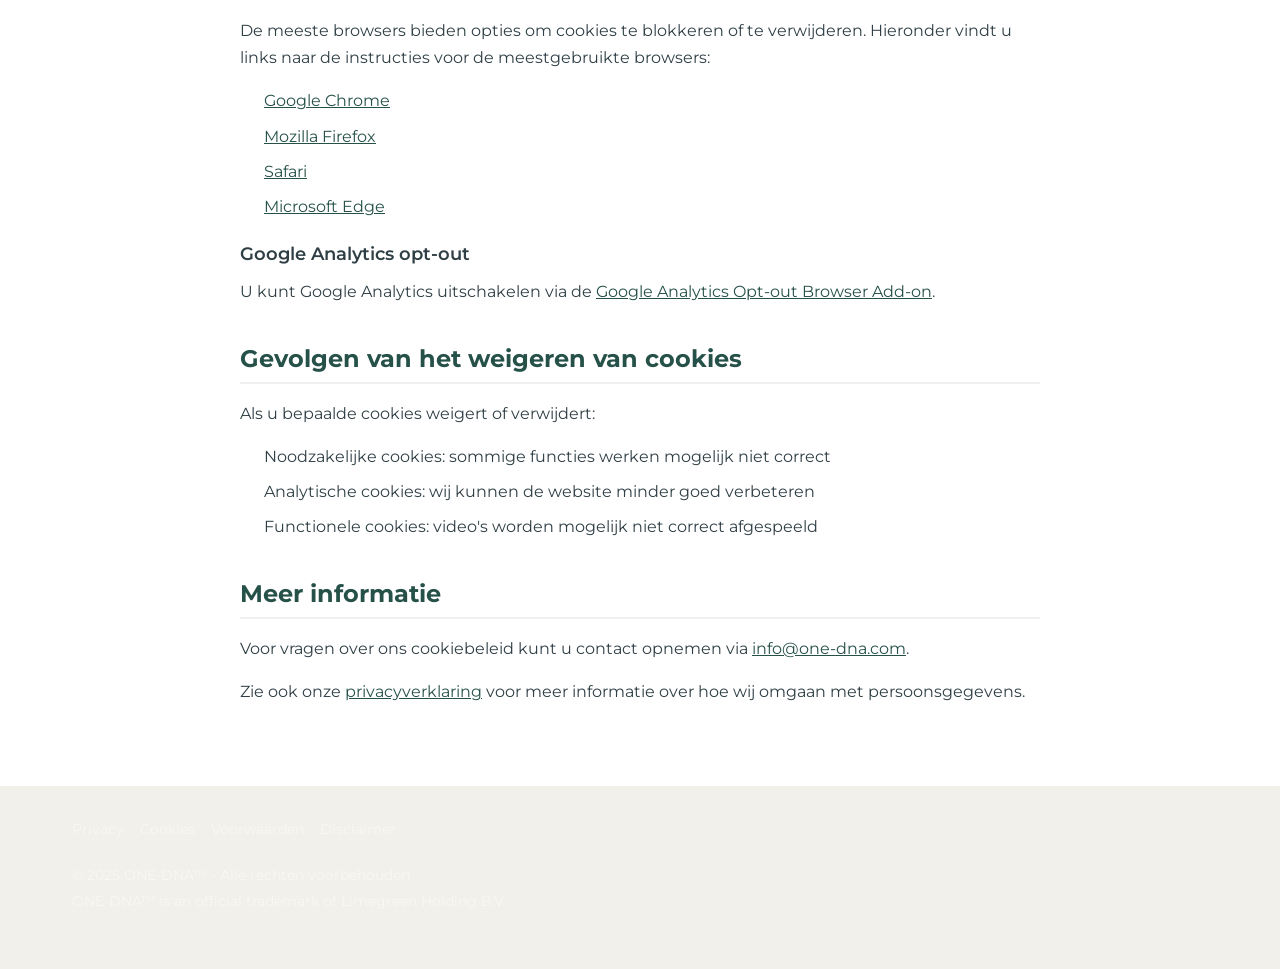
<file: cookies.html>
<!DOCTYPE html>
<html lang="nl">
<head>
    <meta charset="UTF-8">
    <meta name="viewport" content="width=device-width, initial-scale=1.0">

    <!-- Security Headers -->
    <meta http-equiv="X-Content-Type-Options" content="nosniff">
    <meta http-equiv="X-Frame-Options" content="SAMEORIGIN">
    <meta http-equiv="X-XSS-Protection" content="1; mode=block">

    <!-- SEO Meta Tags -->
    <meta name="description" content="Cookieverklaring ONE-DNA™ Kennisplatform. Welke cookies wij gebruiken en hoe u deze kunt beheren.">
    <meta name="robots" content="noindex, follow">

    <!-- Canonical -->
    <link rel="canonical" href="https://support.one-dna.com/cookies.html">

    <title>Cookieverklaring | ONE-DNA™ Kennisplatform</title>

    <!-- Fonts -->
    <link rel="preconnect" href="https://fonts.googleapis.com">
    <link rel="preconnect" href="https://fonts.gstatic.com" crossorigin>
    <link href="https://fonts.googleapis.com/css2?family=Montserrat:wght@400;500;600;700;800&display=swap" rel="stylesheet">

    <!-- Styles -->
    <link rel="stylesheet" href="css/style.css">
</head>
<body>
    <script src="js/auth.js"></script>
    <!-- Skip Link -->
    <a href="#main-content" class="skip-link">Ga naar hoofdinhoud</a>

    <!-- Top Bar -->
    <div class="top-bar">
        <div class="container">
            <div class="top-bar__items">
                <span class="top-bar__item top-bar__item--statement" data-i18n="topbar_statement">ONE-DNA™ is geen belofte, maar een ontwerpprincipe</span>
            </div>
            <div class="top-bar__contact">
                <a href="https://www.one-dna.com" target="_blank" rel="noopener">one-dna.com ↗</a>
            </div>
        </div>
    </div>

    <!-- Header -->
    <header class="header" role="banner">
        <nav class="nav container" role="navigation" aria-label="Hoofdnavigatie">
            <div class="nav__logo">
                <a href="index.html" class="logo-link" title="ONE-DNA™ Home">
                    <img src="assets/images/Logo-ONE-DNA-2023-registeredTM.png" alt="ONE-DNA™" class="logo-img" width="160" height="36">
                </a>
            </div>

            <ul class="nav__menu" id="main-nav">
                <li class="nav__item">
                    <a href="index.html" class="nav__link" data-i18n="nav_home">Home</a>
                </li>
                <li class="nav__item">
                    <a href="products.html" class="nav__link" data-i18n="nav_technology">Technologie</a>
                </li>
                <li class="nav__item nav__item--dropdown">
                    <a href="circularity.html" class="nav__link" data-i18n="nav_circularity">Circulariteit</a>
                    <div class="nav__dropdown">
                        <a href="circularity.html#context" class="nav__dropdown-item" data-i18n="nav_background">Achtergrond</a>
                        <a href="circularity.html#take-back" class="nav__dropdown-item" data-i18n="nav_takeback">Take-back Systeem</a>
                        <a href="circularity.html#partners" class="nav__dropdown-item" data-i18n="nav_partners">Partners</a>
                    </div>
                </li>
                <li class="nav__item nav__item--dropdown">
                    <a href="documentation.html" class="nav__link" data-i18n="nav_certificates">Certificaten</a>
                    <div class="nav__dropdown">
                        <a href="documentation.html#algemeen" class="nav__dropdown-item" data-i18n="nav_general_certs">Algemene Certificaten</a>
                        <a href="documentation.html#product" class="nav__dropdown-item" data-i18n="nav_product_certs">Productcertificaten</a>
                    </div>
                </li>
                <li class="nav__item">
                    <a href="blog.html" class="nav__link" data-i18n="nav_insights">Inzichten</a>
                </li>
            </ul>

            <div class="nav__actions">
                <button class="nav__toggle" onclick="toggleMobileMenu()" aria-label="Menu openen">
                    <span></span><span></span><span></span>
                </button>
            </div>
        </nav>
    </header>

    <!-- Mobile Navigation -->
    <div class="mobile-nav" id="mobile-nav" aria-hidden="true">
        <div class="mobile-nav__content">
            <ul class="mobile-nav__menu">
                <li><a href="index.html" data-i18n="nav_home">Home</a></li>
                <li><a href="products.html" data-i18n="nav_technology">Technologie</a></li>
                <li><a href="circularity.html" data-i18n="nav_circularity">Circulariteit</a></li>
                <li><a href="documentation.html" data-i18n="nav_certificates">Certificaten</a></li>
                <li><a href="blog.html" data-i18n="nav_insights">Inzichten</a></li>
            </ul>
            <div class="mobile-nav__cta">
                <a href="https://www.one-dna.com" target="_blank" rel="noopener" class="btn btn-secondary btn-block">Commerciële site ↗</a>
            </div>
        </div>
    </div>

    <main id="main-content" role="main">
        <!-- Page Header -->
        <section class="legal-hero">
            <div class="container">
                <nav class="breadcrumbs" aria-label="Breadcrumb">
                    <a href="index.html">Home</a>
                    <span>/</span>
                    <span>Cookies</span>
                </nav>
                <h1>Cookieverklaring</h1>
                <p class="legal-hero__date">Laatst bijgewerkt: februari 2025</p>
            </div>
        </section>

        <!-- Legal Content -->
        <section class="legal-content">
            <div class="container">
                <div class="legal-body">

                    <h2>Wat zijn cookies?</h2>
                    <p>
                        Cookies zijn kleine tekstbestanden die op uw apparaat worden opgeslagen
                        wanneer u een website bezoekt. Ze helpen de website om informatie te
                        onthouden, zoals uw voorkeuren en hoe u de site gebruikt.
                    </p>

                    <h2>Welke cookies gebruiken wij?</h2>
                    <p>
                        Dit kennisplatform maakt gebruik van de volgende categorieën cookies:
                    </p>

                    <h3>1. Noodzakelijke cookies</h3>
                    <p>
                        Deze cookies zijn essentieel voor het functioneren van de website.
                        Zonder deze cookies kunnen bepaalde functies niet werken.
                    </p>
                    <table class="legal-table">
                        <thead>
                            <tr>
                                <th>Cookie</th>
                                <th>Doel</th>
                                <th>Bewaartermijn</th>
                            </tr>
                        </thead>
                        <tbody>
                            <tr>
                                <td>cookie_consent</td>
                                <td>Onthoudt uw cookievoorkeuren</td>
                                <td>1 jaar</td>
                            </tr>
                            <tr>
                                <td>lang_preference</td>
                                <td>Onthoudt uw taalvoorkeur</td>
                                <td>1 jaar</td>
                            </tr>
                        </tbody>
                    </table>

                    <h3>2. Analytische cookies</h3>
                    <p>
                        Deze cookies helpen ons te begrijpen hoe bezoekers de website gebruiken.
                        De verzamelde gegevens worden geanonimiseerd.
                    </p>
                    <table class="legal-table">
                        <thead>
                            <tr>
                                <th>Cookie</th>
                                <th>Doel</th>
                                <th>Bewaartermijn</th>
                            </tr>
                        </thead>
                        <tbody>
                            <tr>
                                <td>_ga</td>
                                <td>Google Analytics - onderscheidt unieke gebruikers</td>
                                <td>2 jaar</td>
                            </tr>
                            <tr>
                                <td>_ga_*</td>
                                <td>Google Analytics 4 - sessie-identificatie</td>
                                <td>2 jaar</td>
                            </tr>
                        </tbody>
                    </table>
                    <p>
                        <strong>Privacy-vriendelijke configuratie:</strong> Wij gebruiken
                        Google Analytics met geanonimiseerde IP-adressen en delen geen data
                        met Google voor advertentiedoeleinden.
                    </p>

                    <h3>3. Functionele cookies</h3>
                    <p>
                        Deze cookies verbeteren de functionaliteit van de website, zoals
                        het afspelen van video's.
                    </p>
                    <table class="legal-table">
                        <thead>
                            <tr>
                                <th>Cookie</th>
                                <th>Doel</th>
                                <th>Bewaartermijn</th>
                            </tr>
                        </thead>
                        <tbody>
                            <tr>
                                <td>vuid (Vimeo)</td>
                                <td>Video-afspelen en statistieken</td>
                                <td>2 jaar</td>
                            </tr>
                        </tbody>
                    </table>

                    <h2>Cookies beheren</h2>
                    <p>
                        U kunt uw cookievoorkeuren op verschillende manieren beheren:
                    </p>

                    <h3>Via uw browser</h3>
                    <p>
                        De meeste browsers bieden opties om cookies te blokkeren of te verwijderen.
                        Hieronder vindt u links naar de instructies voor de meestgebruikte browsers:
                    </p>
                    <ul>
                        <li><a href="https://support.google.com/chrome/answer/95647" target="_blank" rel="noopener">Google Chrome</a></li>
                        <li><a href="https://support.mozilla.org/nl/kb/cookies-verwijderen-gegevens-wissen-websites-opgeslagen" target="_blank" rel="noopener">Mozilla Firefox</a></li>
                        <li><a href="https://support.apple.com/nl-nl/guide/safari/sfri11471/mac" target="_blank" rel="noopener">Safari</a></li>
                        <li><a href="https://support.microsoft.com/nl-nl/microsoft-edge/cookies-in-microsoft-edge-verwijderen-63947406-40ac-c3b8-57b9-2a946a29ae09" target="_blank" rel="noopener">Microsoft Edge</a></li>
                    </ul>

                    <h3>Google Analytics opt-out</h3>
                    <p>
                        U kunt Google Analytics uitschakelen via de
                        <a href="https://tools.google.com/dlpage/gaoptout" target="_blank" rel="noopener">Google Analytics Opt-out Browser Add-on</a>.
                    </p>

                    <h2>Gevolgen van het weigeren van cookies</h2>
                    <p>
                        Als u bepaalde cookies weigert of verwijdert:
                    </p>
                    <ul>
                        <li>Noodzakelijke cookies: sommige functies werken mogelijk niet correct</li>
                        <li>Analytische cookies: wij kunnen de website minder goed verbeteren</li>
                        <li>Functionele cookies: video's worden mogelijk niet correct afgespeeld</li>
                    </ul>

                    <h2>Meer informatie</h2>
                    <p>
                        Voor vragen over ons cookiebeleid kunt u contact opnemen via
                        <a href="mailto:info@one-dna.com">info@one-dna.com</a>.
                    </p>
                    <p>
                        Zie ook onze <a href="privacy.html">privacyverklaring</a> voor meer
                        informatie over hoe wij omgaan met persoonsgegevens.
                    </p>

                </div>
            </div>
        </section>
    </main>

    <!-- Footer (simplified for legal pages) -->
    <footer class="footer footer--simple" role="contentinfo">
        <div class="container">
            <div class="footer__legal">
                <div class="footer__legal-links">
                    <a href="privacy.html">Privacy</a>
                    <a href="cookies.html" aria-current="page">Cookies</a>
                    <a href="terms.html">Voorwaarden</a>
                    <a href="disclaimer.html">Disclaimer</a>
                </div>
                <div class="footer__copyright">
                    <p>&copy; 2025 ONE-DNA™ - Alle rechten voorbehouden</p>
                    <p class="footer__tm">ONE-DNA™ is an official trademark of Limegreen Holding B.V.</p>
                </div>
            </div>
        </div>
    </footer>

    <!-- Scripts -->
    <script src="js/main.js"></script>
</body>
</html>
</file>
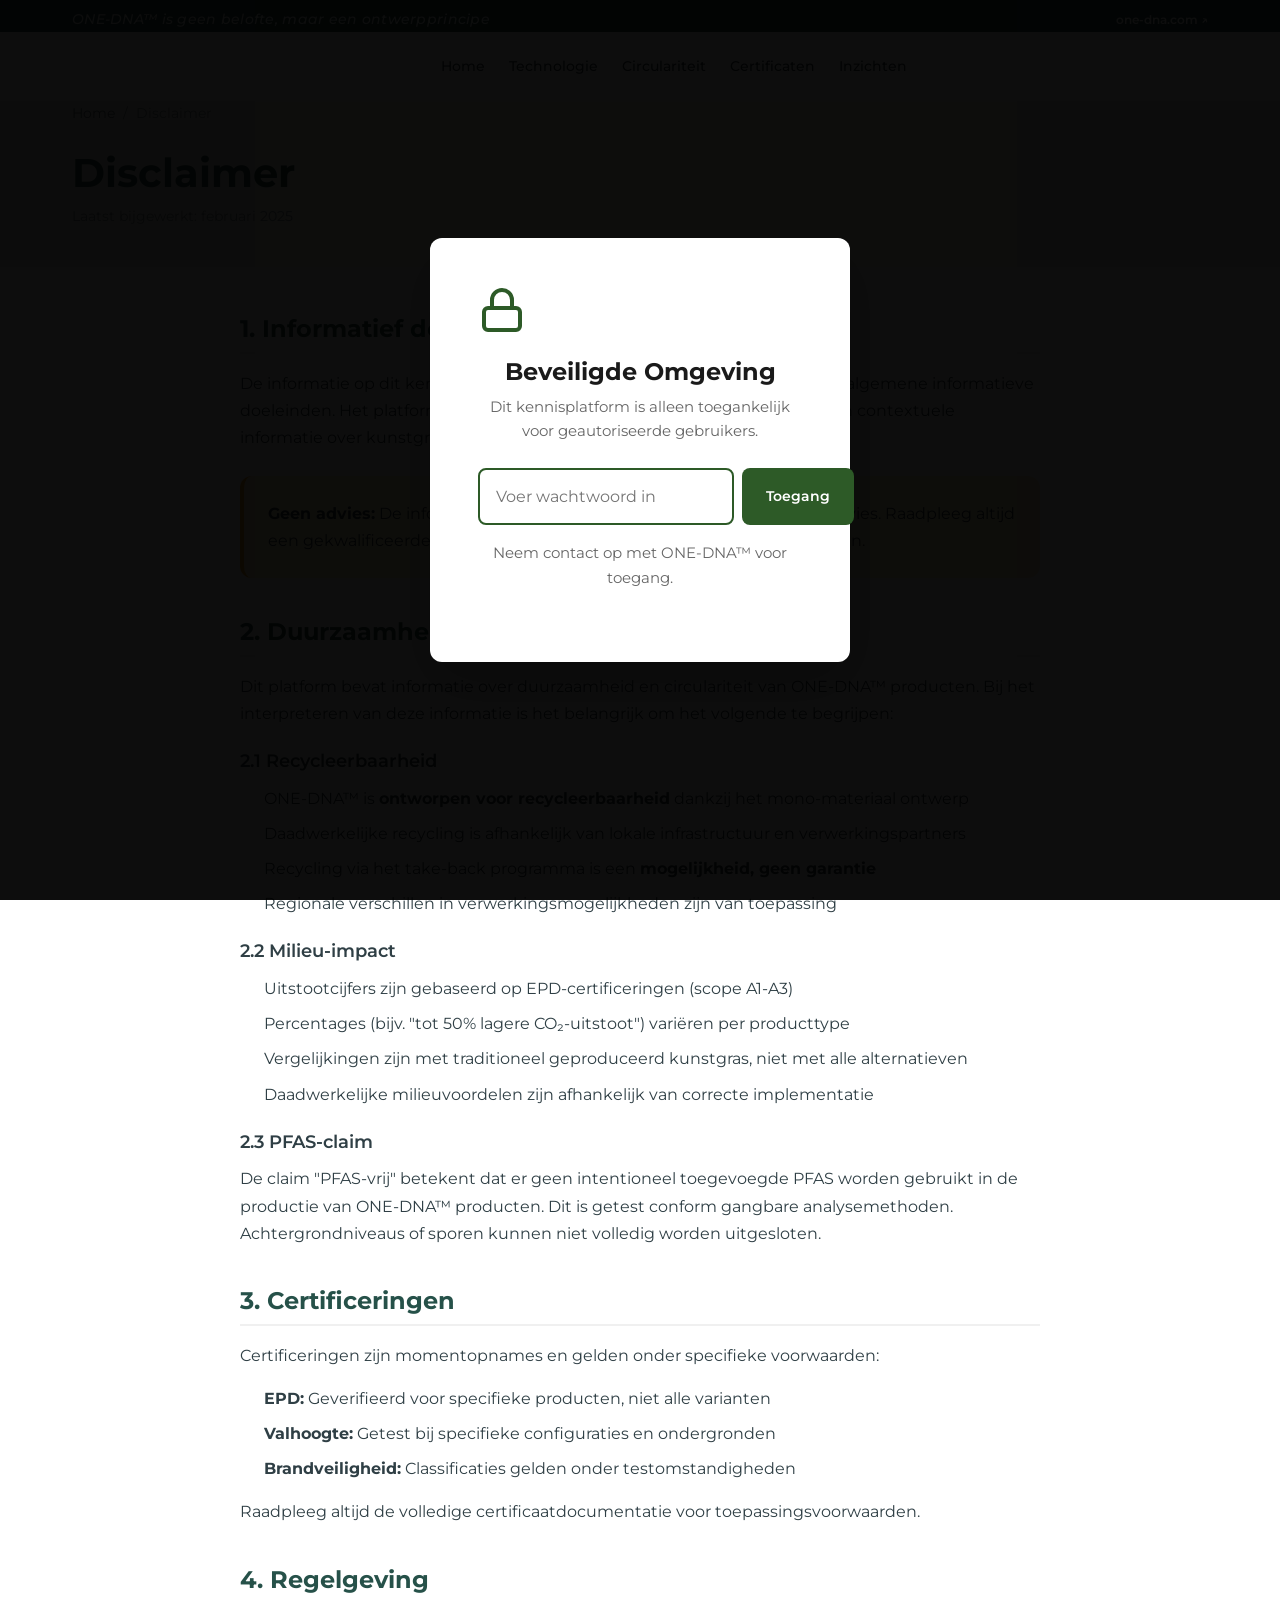
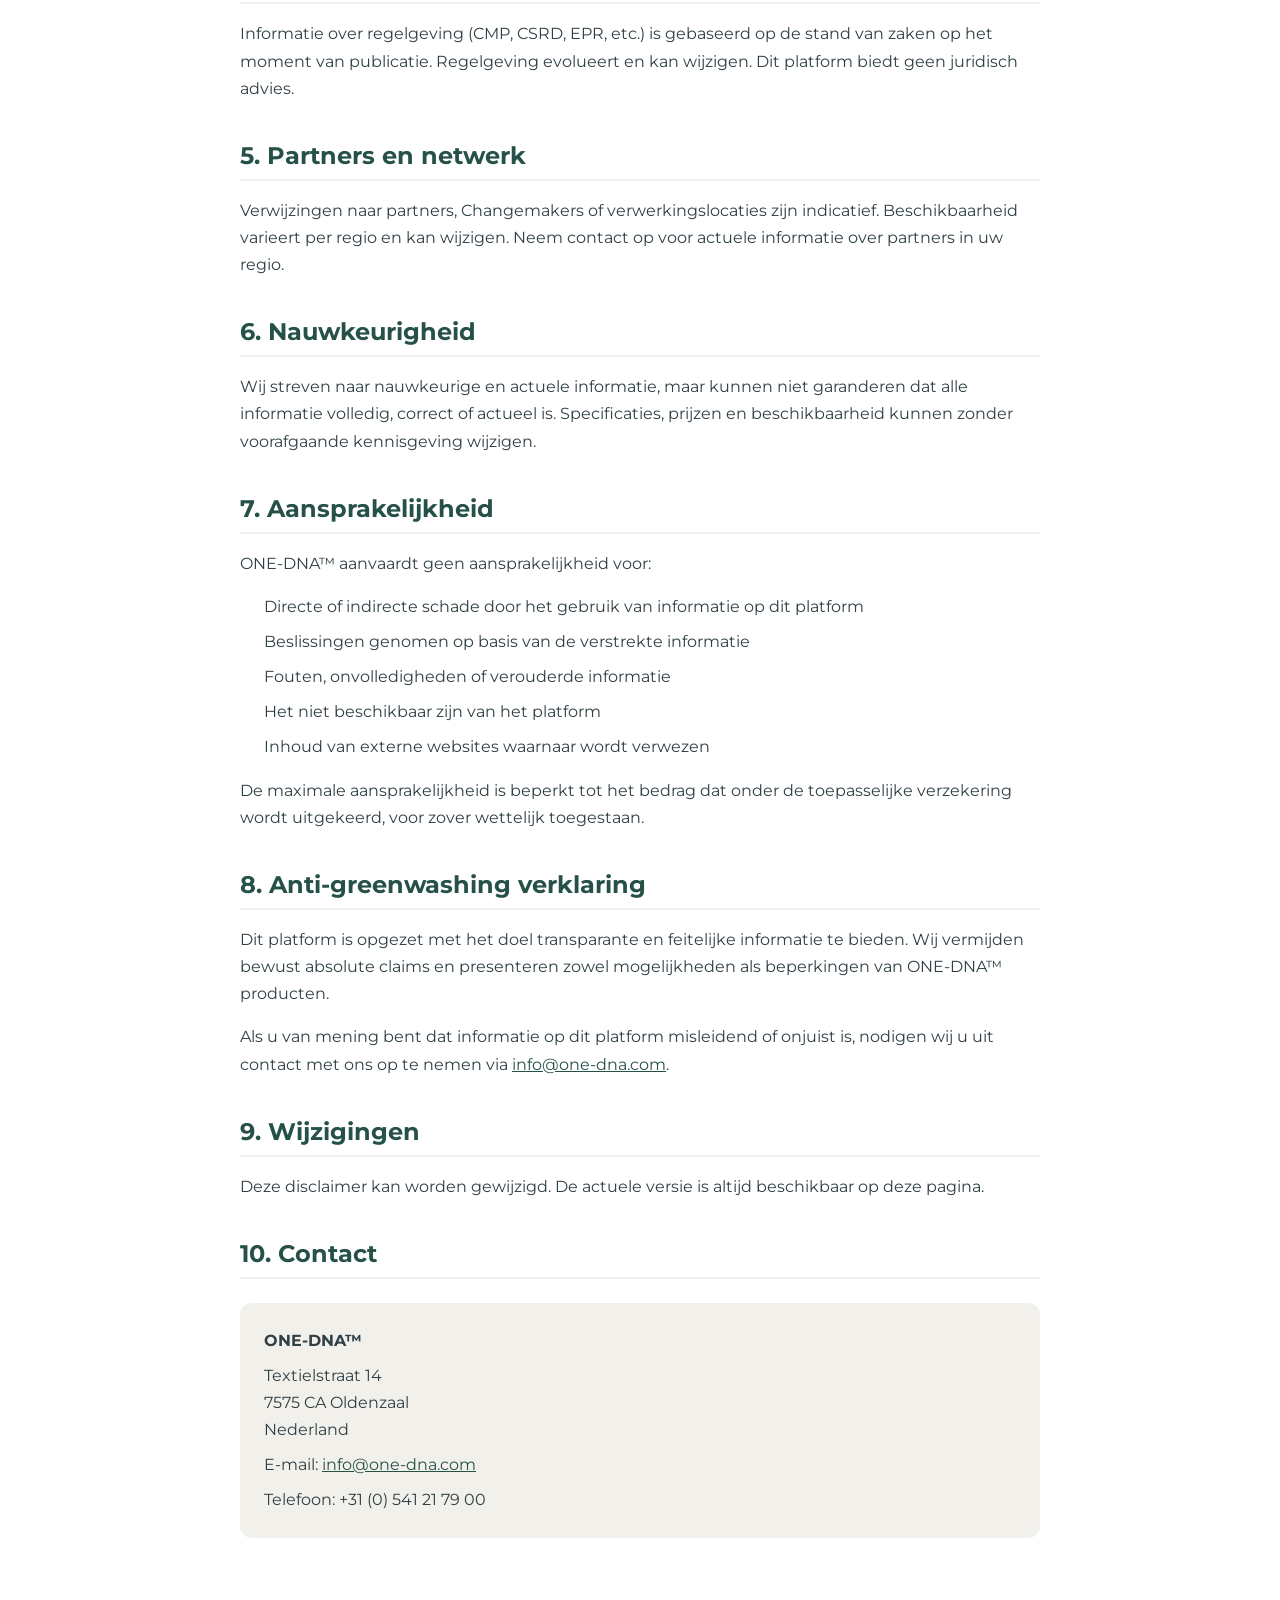
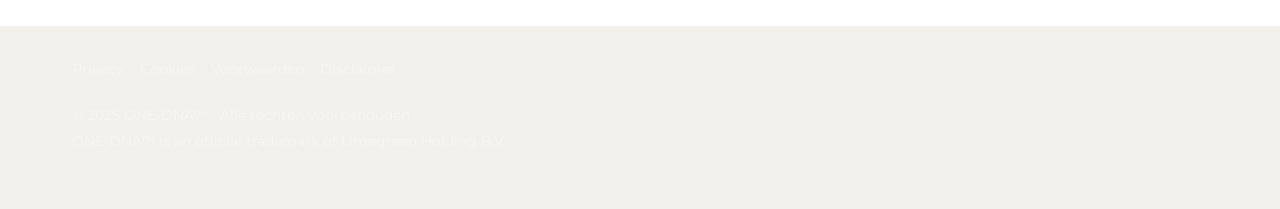
<file: disclaimer.html>
<!DOCTYPE html>
<html lang="nl">
<head>
    <meta charset="UTF-8">
    <meta name="viewport" content="width=device-width, initial-scale=1.0">

    <!-- Security Headers -->
    <meta http-equiv="X-Content-Type-Options" content="nosniff">
    <meta http-equiv="X-Frame-Options" content="SAMEORIGIN">
    <meta http-equiv="X-XSS-Protection" content="1; mode=block">

    <!-- SEO Meta Tags -->
    <meta name="description" content="Disclaimer ONE-DNA™ Kennisplatform. Belangrijke informatie over het gebruik van de content op dit platform.">
    <meta name="robots" content="noindex, follow">

    <!-- Canonical -->
    <link rel="canonical" href="https://support.one-dna.com/disclaimer.html">

    <title>Disclaimer | ONE-DNA™ Kennisplatform</title>

    <!-- Fonts -->
    <link rel="preconnect" href="https://fonts.googleapis.com">
    <link rel="preconnect" href="https://fonts.gstatic.com" crossorigin>
    <link href="https://fonts.googleapis.com/css2?family=Montserrat:wght@400;500;600;700;800&display=swap" rel="stylesheet">

    <!-- Styles -->
    <link rel="stylesheet" href="css/style.css">
</head>
<body>
    <script src="js/auth.js"></script>
    <!-- Skip Link -->
    <a href="#main-content" class="skip-link">Ga naar hoofdinhoud</a>

    <!-- Top Bar -->
    <div class="top-bar">
        <div class="container">
            <div class="top-bar__items">
                <span class="top-bar__item top-bar__item--statement" data-i18n="topbar_statement">ONE-DNA™ is geen belofte, maar een ontwerpprincipe</span>
            </div>
            <div class="top-bar__contact">
                <a href="https://www.one-dna.com" target="_blank" rel="noopener">one-dna.com ↗</a>
            </div>
        </div>
    </div>

    <!-- Header -->
    <header class="header" role="banner">
        <nav class="nav container" role="navigation" aria-label="Hoofdnavigatie">
            <div class="nav__logo">
                <a href="index.html" class="logo-link" title="ONE-DNA™ Home">
                    <img src="assets/images/Logo-ONE-DNA-2023-registeredTM.png" alt="ONE-DNA™" class="logo-img" width="160" height="36">
                </a>
            </div>

            <ul class="nav__menu" id="main-nav">
                <li class="nav__item">
                    <a href="index.html" class="nav__link" data-i18n="nav_home">Home</a>
                </li>
                <li class="nav__item">
                    <a href="products.html" class="nav__link" data-i18n="nav_technology">Technologie</a>
                </li>
                <li class="nav__item nav__item--dropdown">
                    <a href="circularity.html" class="nav__link" data-i18n="nav_circularity">Circulariteit</a>
                    <div class="nav__dropdown">
                        <a href="circularity.html#context" class="nav__dropdown-item" data-i18n="nav_background">Achtergrond</a>
                        <a href="circularity.html#take-back" class="nav__dropdown-item" data-i18n="nav_takeback">Take-back Systeem</a>
                        <a href="circularity.html#partners" class="nav__dropdown-item" data-i18n="nav_partners">Partners</a>
                    </div>
                </li>
                <li class="nav__item nav__item--dropdown">
                    <a href="documentation.html" class="nav__link" data-i18n="nav_certificates">Certificaten</a>
                    <div class="nav__dropdown">
                        <a href="documentation.html#algemeen" class="nav__dropdown-item" data-i18n="nav_general_certs">Algemene Certificaten</a>
                        <a href="documentation.html#product" class="nav__dropdown-item" data-i18n="nav_product_certs">Productcertificaten</a>
                    </div>
                </li>
                <li class="nav__item">
                    <a href="blog.html" class="nav__link" data-i18n="nav_insights">Inzichten</a>
                </li>
            </ul>

            <div class="nav__actions">
                <button class="nav__toggle" onclick="toggleMobileMenu()" aria-label="Menu openen">
                    <span></span><span></span><span></span>
                </button>
            </div>
        </nav>
    </header>

    <!-- Mobile Navigation -->
    <div class="mobile-nav" id="mobile-nav" aria-hidden="true">
        <div class="mobile-nav__content">
            <ul class="mobile-nav__menu">
                <li><a href="index.html" data-i18n="nav_home">Home</a></li>
                <li><a href="products.html" data-i18n="nav_technology">Technologie</a></li>
                <li><a href="circularity.html" data-i18n="nav_circularity">Circulariteit</a></li>
                <li><a href="documentation.html" data-i18n="nav_certificates">Certificaten</a></li>
                <li><a href="blog.html" data-i18n="nav_insights">Inzichten</a></li>
            </ul>
            <div class="mobile-nav__cta">
                <a href="https://www.one-dna.com" target="_blank" rel="noopener" class="btn btn-secondary btn-block">Commerciële site ↗</a>
            </div>
        </div>
    </div>

    <main id="main-content" role="main">
        <!-- Page Header -->
        <section class="legal-hero">
            <div class="container">
                <nav class="breadcrumbs" aria-label="Breadcrumb">
                    <a href="index.html">Home</a>
                    <span>/</span>
                    <span>Disclaimer</span>
                </nav>
                <h1>Disclaimer</h1>
                <p class="legal-hero__date">Laatst bijgewerkt: februari 2025</p>
            </div>
        </section>

        <!-- Legal Content -->
        <section class="legal-content">
            <div class="container">
                <div class="legal-body">

                    <h2>1. Informatief doel</h2>
                    <p>
                        De informatie op dit kennisplatform (support.one-dna.com) is bedoeld voor
                        algemene informatieve doeleinden. Het platform biedt technische documentatie,
                        certificeringen en contextuele informatie over kunstgras en circulariteit.
                    </p>
                    <div class="legal-info-box legal-info-box--highlight">
                        <p>
                            <strong>Geen advies:</strong> De informatie op dit platform vormt geen
                            professioneel advies. Raadpleeg altijd een gekwalificeerde deskundige
                            voor specifieke projecten of beslissingen.
                        </p>
                    </div>

                    <h2>2. Duurzaamheidsclaims</h2>
                    <p>
                        Dit platform bevat informatie over duurzaamheid en circulariteit van
                        ONE-DNA™ producten. Bij het interpreteren van deze informatie is het
                        belangrijk om het volgende te begrijpen:
                    </p>

                    <h3>2.1 Recycleerbaarheid</h3>
                    <ul>
                        <li>ONE-DNA™ is <strong>ontworpen voor recycleerbaarheid</strong> dankzij het mono-materiaal ontwerp</li>
                        <li>Daadwerkelijke recycling is afhankelijk van lokale infrastructuur en verwerkingspartners</li>
                        <li>Recycling via het take-back programma is een <strong>mogelijkheid, geen garantie</strong></li>
                        <li>Regionale verschillen in verwerkingsmogelijkheden zijn van toepassing</li>
                    </ul>

                    <h3>2.2 Milieu-impact</h3>
                    <ul>
                        <li>Uitstootcijfers zijn gebaseerd op EPD-certificeringen (scope A1-A3)</li>
                        <li>Percentages (bijv. "tot 50% lagere CO₂-uitstoot") variëren per producttype</li>
                        <li>Vergelijkingen zijn met traditioneel geproduceerd kunstgras, niet met alle alternatieven</li>
                        <li>Daadwerkelijke milieuvoordelen zijn afhankelijk van correcte implementatie</li>
                    </ul>

                    <h3>2.3 PFAS-claim</h3>
                    <p>
                        De claim "PFAS-vrij" betekent dat er geen intentioneel toegevoegde PFAS worden
                        gebruikt in de productie van ONE-DNA™ producten. Dit is getest conform gangbare
                        analysemethoden. Achtergrondniveaus of sporen kunnen niet volledig worden uitgesloten.
                    </p>

                    <h2>3. Certificeringen</h2>
                    <p>
                        Certificeringen zijn momentopnames en gelden onder specifieke voorwaarden:
                    </p>
                    <ul>
                        <li><strong>EPD:</strong> Geverifieerd voor specifieke producten, niet alle varianten</li>
                        <li><strong>Valhoogte:</strong> Getest bij specifieke configuraties en ondergronden</li>
                        <li><strong>Brandveiligheid:</strong> Classificaties gelden onder testomstandigheden</li>
                    </ul>
                    <p>
                        Raadpleeg altijd de volledige certificaatdocumentatie voor toepassingsvoorwaarden.
                    </p>

                    <h2>4. Regelgeving</h2>
                    <p>
                        Informatie over regelgeving (CMP, CSRD, EPR, etc.) is gebaseerd op de stand
                        van zaken op het moment van publicatie. Regelgeving evolueert en kan wijzigen.
                        Dit platform biedt geen juridisch advies.
                    </p>

                    <h2>5. Partners en netwerk</h2>
                    <p>
                        Verwijzingen naar partners, Changemakers of verwerkingslocaties zijn
                        indicatief. Beschikbaarheid varieert per regio en kan wijzigen.
                        Neem contact op voor actuele informatie over partners in uw regio.
                    </p>

                    <h2>6. Nauwkeurigheid</h2>
                    <p>
                        Wij streven naar nauwkeurige en actuele informatie, maar kunnen niet
                        garanderen dat alle informatie volledig, correct of actueel is.
                        Specificaties, prijzen en beschikbaarheid kunnen zonder voorafgaande
                        kennisgeving wijzigen.
                    </p>

                    <h2>7. Aansprakelijkheid</h2>
                    <p>
                        ONE-DNA™ aanvaardt geen aansprakelijkheid voor:
                    </p>
                    <ul>
                        <li>Directe of indirecte schade door het gebruik van informatie op dit platform</li>
                        <li>Beslissingen genomen op basis van de verstrekte informatie</li>
                        <li>Fouten, onvolledigheden of verouderde informatie</li>
                        <li>Het niet beschikbaar zijn van het platform</li>
                        <li>Inhoud van externe websites waarnaar wordt verwezen</li>
                    </ul>
                    <p>
                        De maximale aansprakelijkheid is beperkt tot het bedrag dat onder de
                        toepasselijke verzekering wordt uitgekeerd, voor zover wettelijk toegestaan.
                    </p>

                    <h2>8. Anti-greenwashing verklaring</h2>
                    <p>
                        Dit platform is opgezet met het doel transparante en feitelijke informatie
                        te bieden. Wij vermijden bewust absolute claims en presenteren zowel
                        mogelijkheden als beperkingen van ONE-DNA™ producten.
                    </p>
                    <p>
                        Als u van mening bent dat informatie op dit platform misleidend of onjuist is,
                        nodigen wij u uit contact met ons op te nemen via
                        <a href="mailto:info@one-dna.com">info@one-dna.com</a>.
                    </p>

                    <h2>9. Wijzigingen</h2>
                    <p>
                        Deze disclaimer kan worden gewijzigd. De actuele versie is altijd
                        beschikbaar op deze pagina.
                    </p>

                    <h2>10. Contact</h2>
                    <div class="legal-info-box">
                        <p><strong>ONE-DNA™</strong></p>
                        <p>Textielstraat 14<br>7575 CA Oldenzaal<br>Nederland</p>
                        <p>E-mail: <a href="mailto:info@one-dna.com">info@one-dna.com</a></p>
                        <p>Telefoon: +31 (0) 541 21 79 00</p>
                    </div>

                </div>
            </div>
        </section>
    </main>

    <!-- Footer (simplified for legal pages) -->
    <footer class="footer footer--simple" role="contentinfo">
        <div class="container">
            <div class="footer__legal">
                <div class="footer__legal-links">
                    <a href="privacy.html">Privacy</a>
                    <a href="cookies.html">Cookies</a>
                    <a href="terms.html">Voorwaarden</a>
                    <a href="disclaimer.html" aria-current="page">Disclaimer</a>
                </div>
                <div class="footer__copyright">
                    <p>&copy; 2025 ONE-DNA™ - Alle rechten voorbehouden</p>
                    <p class="footer__tm">ONE-DNA™ is an official trademark of Limegreen Holding B.V.</p>
                </div>
            </div>
        </div>
    </footer>

    <!-- Scripts -->
    <script src="js/main.js"></script>
</body>
</html>
</file>
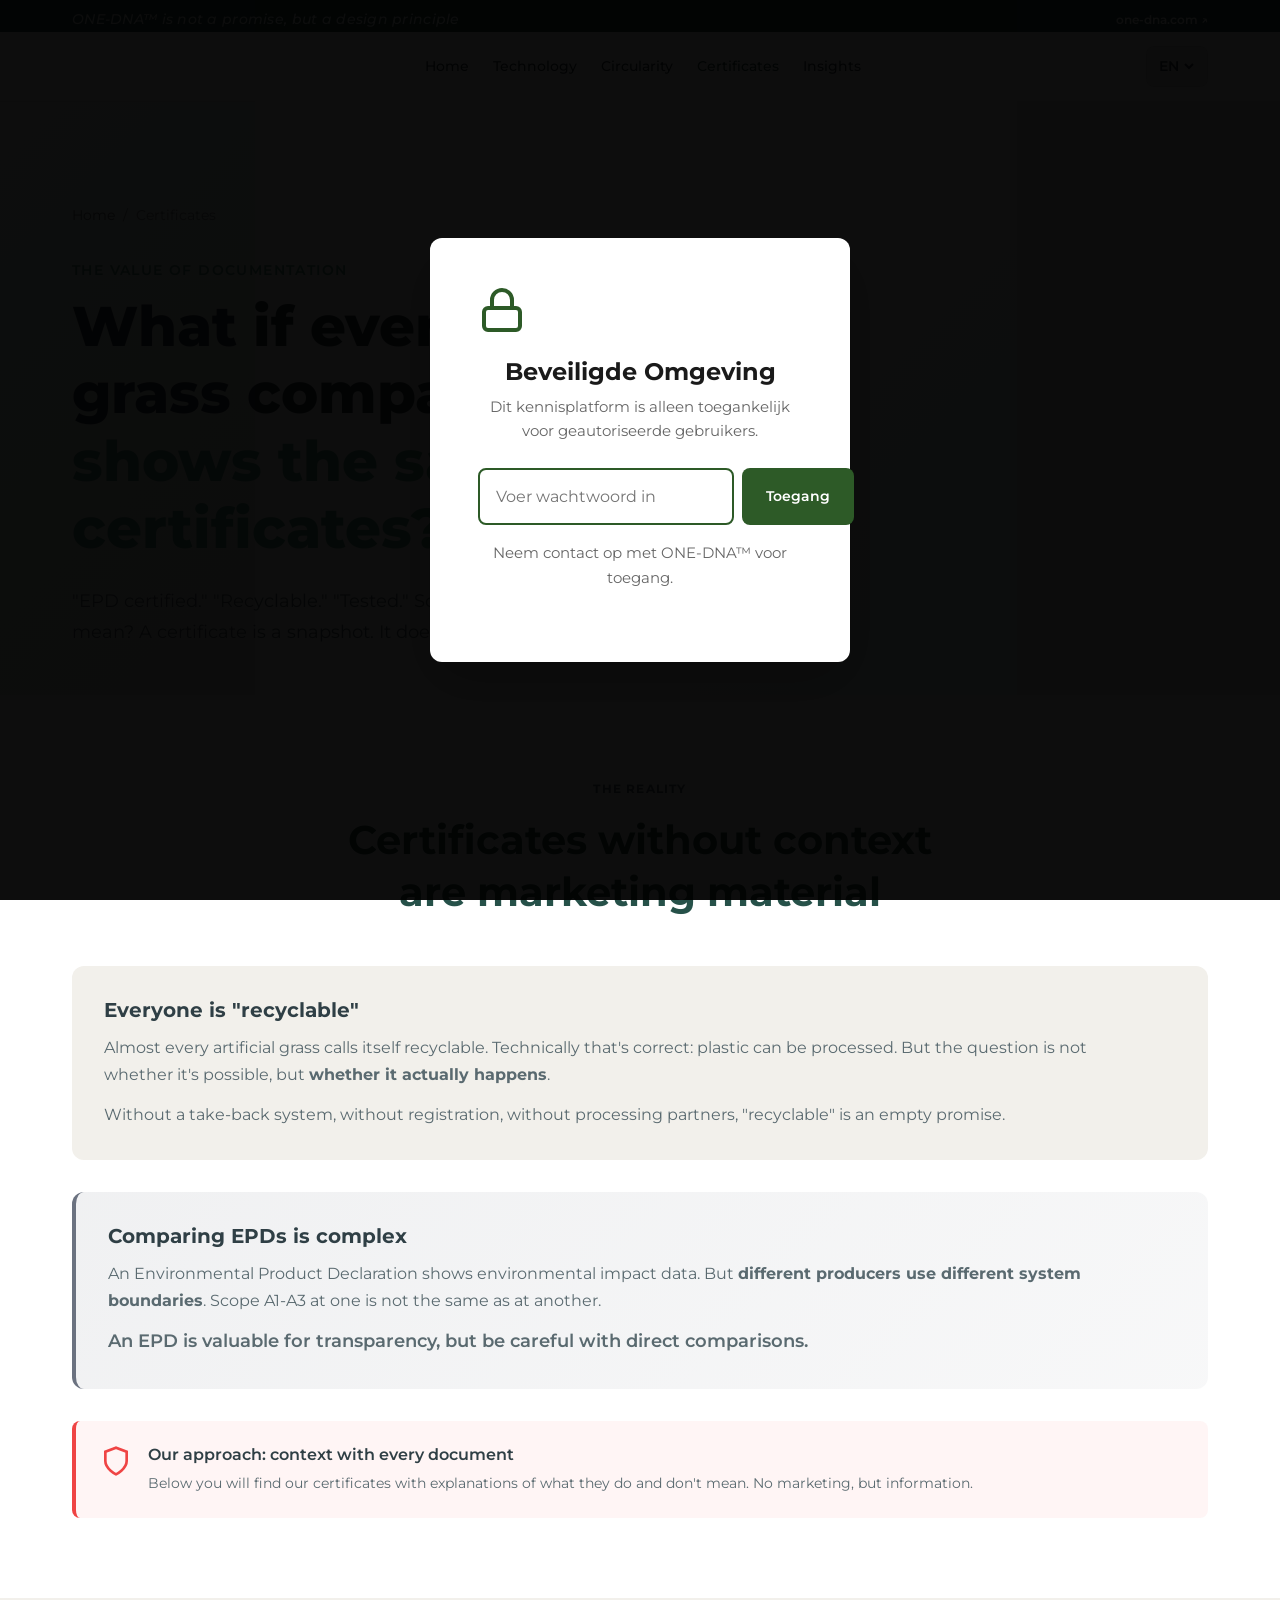
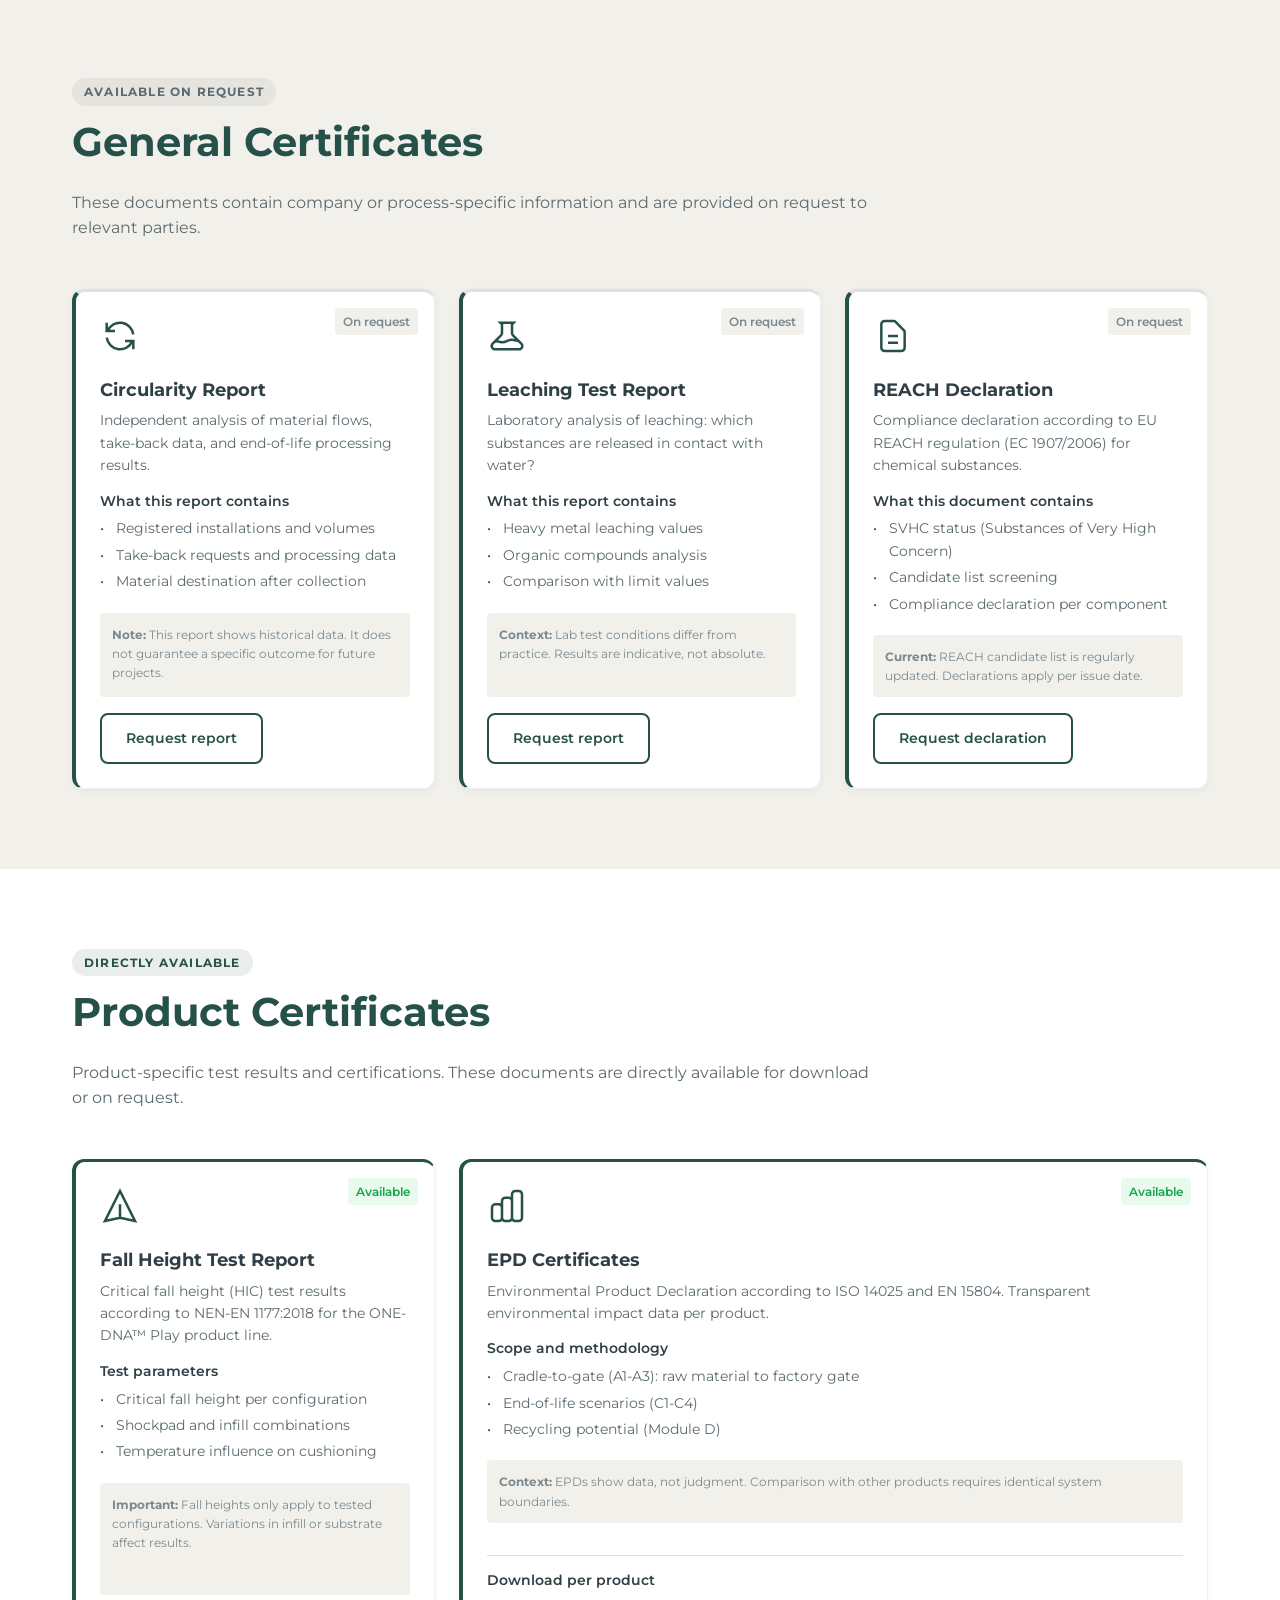
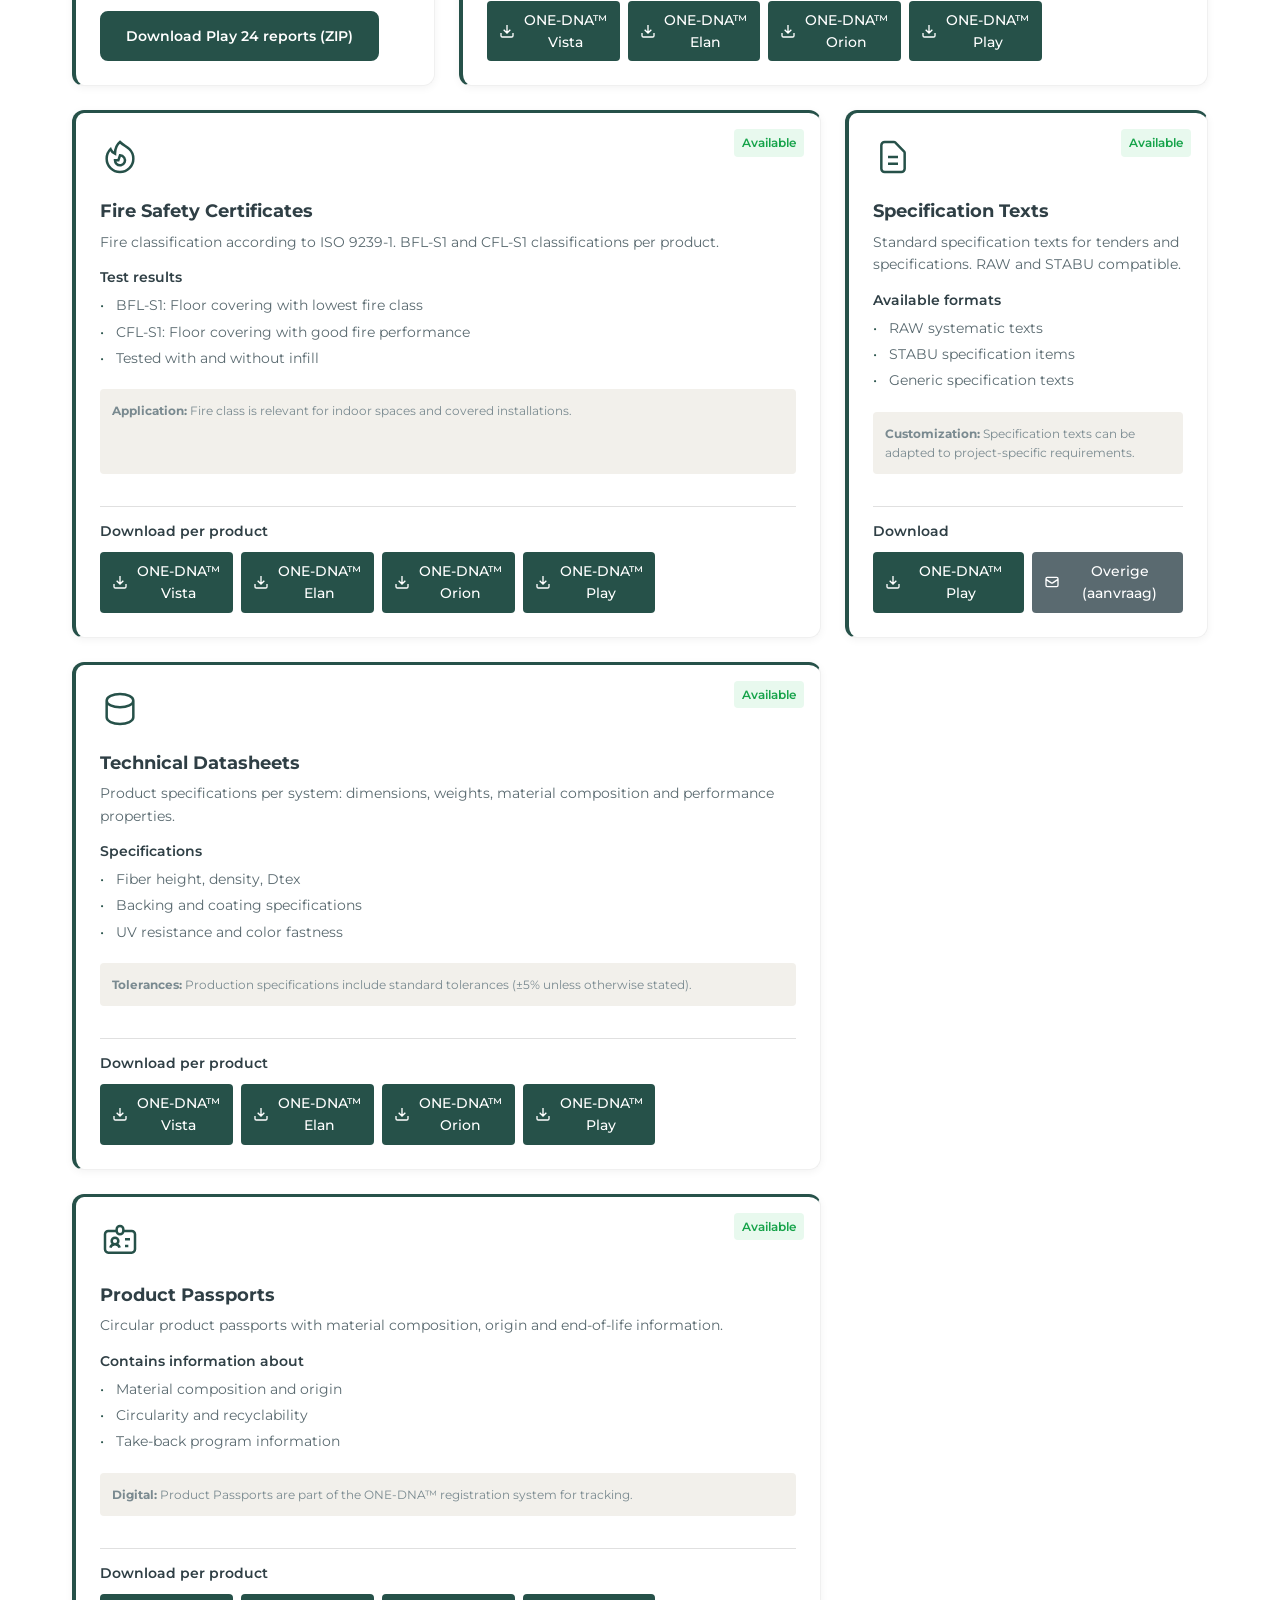
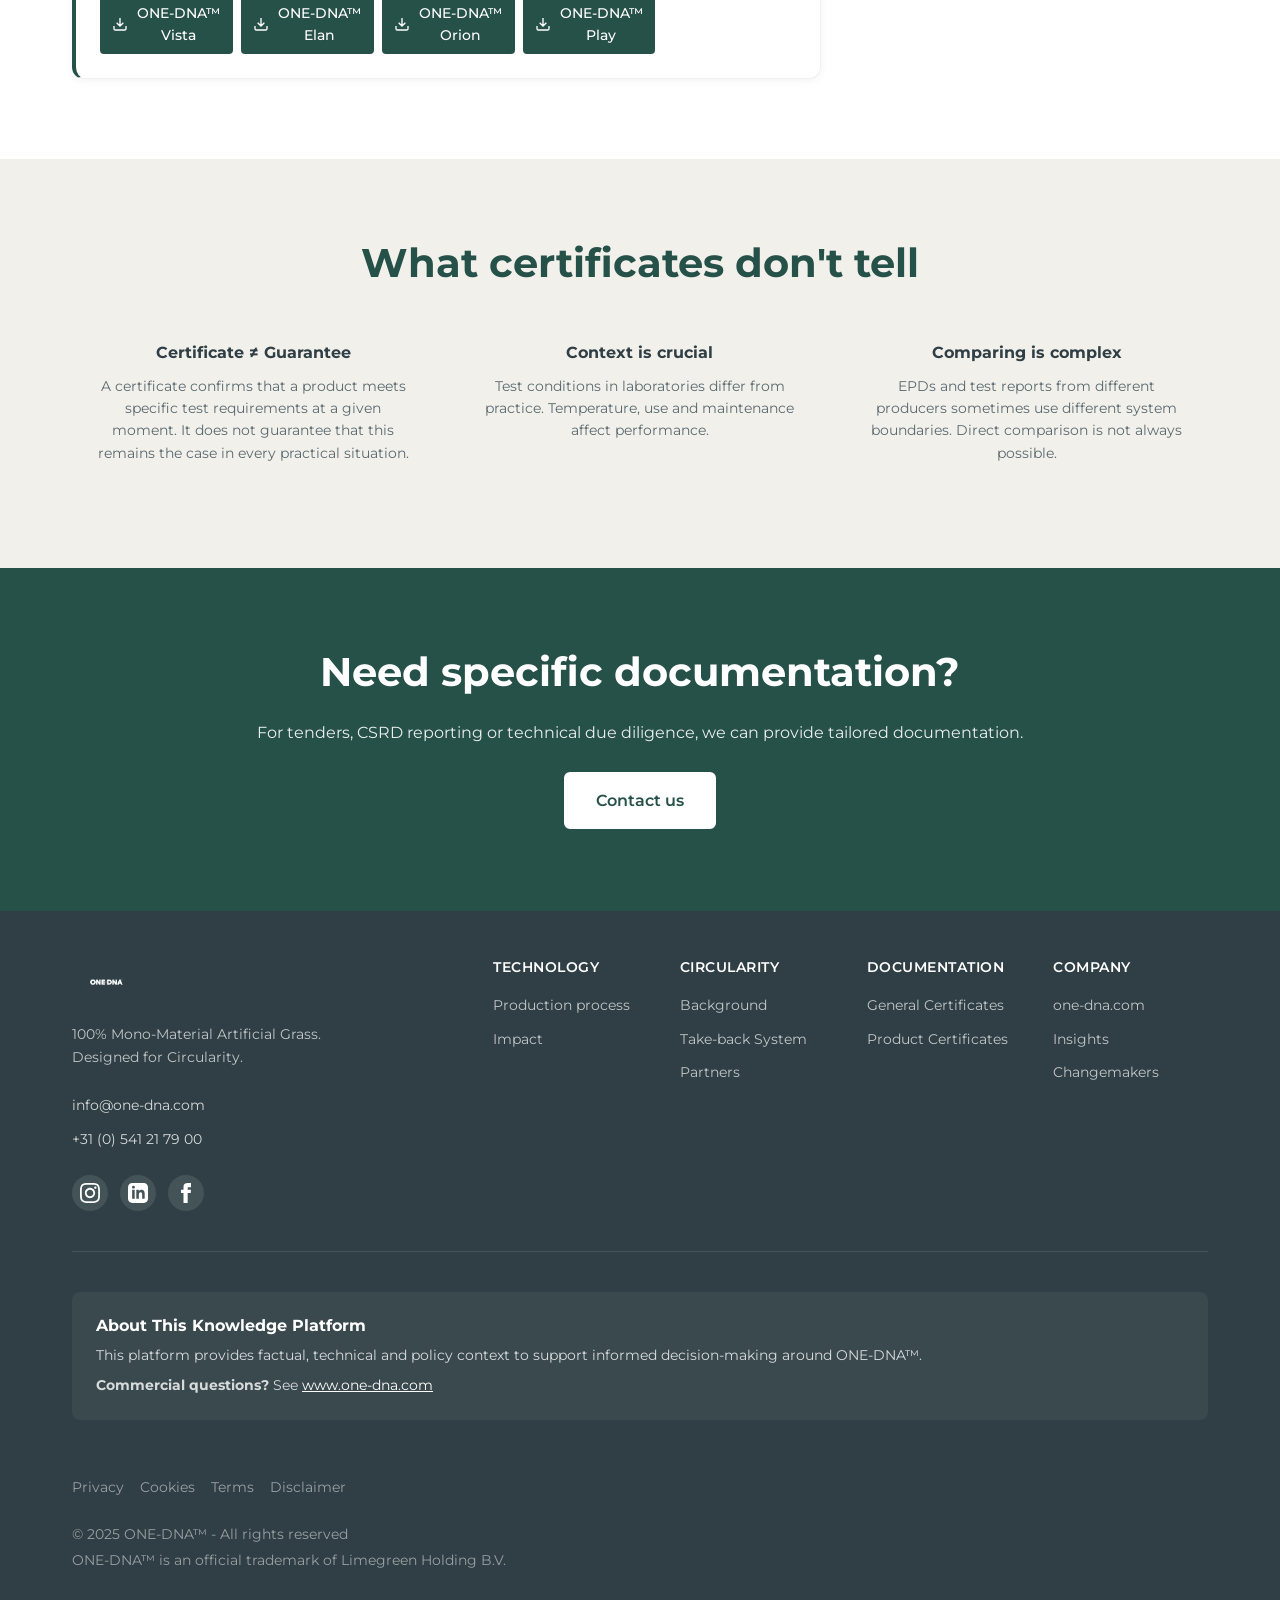
<file: documentation.html>
<!DOCTYPE html>
<html lang="nl">
<head>
    <meta charset="UTF-8">
    <meta name="viewport" content="width=device-width, initial-scale=1.0">

    <!-- Security Headers -->
    <meta http-equiv="X-Content-Type-Options" content="nosniff">
    <meta http-equiv="X-Frame-Options" content="SAMEORIGIN">
    <meta http-equiv="X-XSS-Protection" content="1; mode=block">

    <!-- SEO Meta Tags -->
    <meta name="description" content="ONE-DNA™ certificaten: EPD, valhoogte rapporten, brandveiligheid en REACH compliance. Onafhankelijk geverifieerde documentatie voor professionals.">
    <meta name="keywords" content="ONE-DNA EPD, kunstgras certificering, valhoogte test, brandveiligheid kunstgras, REACH compliance">
    <meta name="author" content="ONE-DNA™">
    <meta name="robots" content="index, follow">

    <!-- Canonical & Language -->
    <link rel="canonical" href="https://support.one-dna.com/documentation.html">
    <link rel="alternate" hreflang="nl" href="https://support.one-dna.com/documentation.html">
    <link rel="alternate" hreflang="x-default" href="https://support.one-dna.com/documentation.html">

    <title>Certificaten | ONE-DNA™</title>

    <!-- Open Graph -->
    <meta property="og:type" content="website">
    <meta property="og:url" content="https://one-dna.cloud/documentation.html">
    <meta property="og:title" content="ONE-DNA™ Certificaten | Onafhankelijke Verificatie">
    <meta property="og:description" content="EPD certificaten, valhoogte testen, brandveiligheid en chemische compliance. Geverifieerde data voor professionals.">

    <!-- Fonts -->
    <link rel="preconnect" href="https://fonts.googleapis.com">
    <link rel="preconnect" href="https://fonts.gstatic.com" crossorigin>
    <link href="https://fonts.googleapis.com/css2?family=Montserrat:wght@400;500;600;700;800&display=swap" rel="stylesheet">

    <!-- Styles -->
    <link rel="stylesheet" href="css/style.css">
</head>
<body>
    <script src="js/auth.js"></script>
    <!-- Skip Link -->
    <a href="#main-content" class="skip-link">Ga naar hoofdinhoud</a>

    <!-- Top Bar - Knowledge Platform Signals -->
    <div class="top-bar">
        <div class="container">
            <div class="top-bar__items">
                <span class="top-bar__item top-bar__item--statement" data-i18n="topbar_statement">ONE-DNA™ is geen belofte, maar een ontwerpprincipe</span>
            </div>
            <div class="top-bar__contact">
                <a href="https://www.one-dna.com" target="_blank" rel="noopener">one-dna.com ↗</a>
            </div>
        </div>
    </div>

    <!-- Header -->
    <header class="header" role="banner">
        <nav class="nav container" role="navigation" aria-label="Hoofdnavigatie">
            <div class="nav__logo">
                <a href="index.html" class="logo-link" title="ONE-DNA™ Home">
                    <img src="assets/images/Logo-ONE-DNA-2023-registeredTM.png" alt="ONE-DNA™" class="logo-img" width="160" height="36">
                </a>
            </div>

            <ul class="nav__menu" id="main-nav">
                <li class="nav__item">
                    <a href="index.html" class="nav__link" data-i18n="nav_home">Home</a>
                </li>
                <li class="nav__item">
                    <a href="products.html" class="nav__link" data-i18n="nav_technology">Technologie</a>
                </li>
                <li class="nav__item nav__item--dropdown">
                    <a href="circularity.html" class="nav__link" data-i18n="nav_circularity">Circulariteit</a>
                    <div class="nav__dropdown">
                        <a href="circularity.html#context" class="nav__dropdown-item" data-i18n="nav_background">Achtergrond</a>
                        <a href="circularity.html#take-back" class="nav__dropdown-item" data-i18n="nav_takeback">Take-back Systeem</a>
                        <a href="circularity.html#partners" class="nav__dropdown-item" data-i18n="nav_partners">Partners</a>
                    </div>
                </li>
                <li class="nav__item nav__item--dropdown">
                    <a href="documentation.html" class="nav__link active" data-i18n="nav_certificates">Certificaten</a>
                    <div class="nav__dropdown">
                        <a href="documentation.html#algemeen" class="nav__dropdown-item" data-i18n="nav_general_certs">Algemene Certificaten</a>
                        <a href="documentation.html#product" class="nav__dropdown-item" data-i18n="nav_product_certs">Productcertificaten</a>
                    </div>
                </li>
                <li class="nav__item">
                    <a href="blog.html" class="nav__link" data-i18n="nav_insights">Inzichten</a>
                </li>
            </ul>

            <div class="nav__actions">
                <div class="lang-dropdown">
                    <button class="lang-toggle" onclick="toggleLangDropdown()" aria-label="Kies taal" aria-expanded="false">
                        <span id="currentLang">NL</span>
                        <svg width="12" height="12" viewBox="0 0 12 12" aria-hidden="true">
                            <path d="M2 4L6 8L10 4" stroke="currentColor" stroke-width="2" fill="none"/>
                        </svg>
                    </button>
                    <div class="lang-menu" role="menu">
                        <button onclick="changeLanguage('nl')" role="menuitem">Nederlands</button>
                        <button onclick="changeLanguage('en')" role="menuitem">English</button>
                        <button onclick="changeLanguage('de')" role="menuitem">Deutsch</button>
                    </div>
                </div>
                <button class="nav__toggle" onclick="toggleMobileMenu()" aria-label="Menu openen">
                    <span></span><span></span><span></span>
                </button>
            </div>
        </nav>
    </header>

    <!-- Mobile Navigation -->
    <div class="mobile-nav" id="mobile-nav" aria-hidden="true">
        <div class="mobile-nav__content">
            <ul class="mobile-nav__menu">
                <li><a href="index.html" data-i18n="nav_home">Home</a></li>
                <li><a href="products.html" data-i18n="nav_technology">Technologie</a></li>
                <li class="mobile-nav__group">
                    <span class="mobile-nav__label" data-i18n="nav_circularity">Circulariteit</span>
                    <ul>
                        <li><a href="circularity.html#context" data-i18n="nav_background">Achtergrond</a></li>
                        <li><a href="circularity.html#take-back" data-i18n="nav_takeback">Take-back Systeem</a></li>
                        <li><a href="circularity.html#partners" data-i18n="nav_partners">Partners</a></li>
                    </ul>
                </li>
                <li class="mobile-nav__group">
                    <span class="mobile-nav__label" data-i18n="nav_certificates">Certificaten</span>
                    <ul>
                        <li><a href="documentation.html#algemeen" data-i18n="nav_general_certs">Algemene Certificaten</a></li>
                        <li><a href="documentation.html#product" data-i18n="nav_product_certs">Productcertificaten</a></li>
                    </ul>
                </li>
                <li><a href="blog.html" data-i18n="nav_insights">Inzichten</a></li>
            </ul>
            <div class="mobile-nav__cta">
                <a href="https://www.one-dna.com" target="_blank" rel="noopener" class="btn btn-secondary btn-block">Commerciële site ↗</a>
            </div>
        </div>
    </div>

    <main id="main-content" role="main">

        <!-- Hero Section - Emotional Hook -->
        <section class="cert-hero">
            <div class="container">
                <nav class="breadcrumbs" aria-label="Breadcrumb">
                    <a href="index.html" data-i18n="nav_home">Home</a>
                    <span>/</span>
                    <span data-i18n="nav_certificates">Certificaten</span>
                </nav>

                <div class="cert-hero__content">
                    <p class="cert-hero__overtitle" data-i18n="page_certificates_overtitle">De waarde van documentatie</p>
                    <h1 class="cert-hero__title">
                        <span data-i18n="page_certificates_title">Wat als elk kunstgrasbedrijf</span><br>
                        <span class="highlight" data-i18n="page_certificates_highlight">dezelfde certificaten toont?</span>
                    </h1>
                    <p class="cert-hero__lead" data-i18n="page_certificates_lead">
                        "EPD gecertificeerd." "Recyclebaar." "Getest."
                        Klinkt goed, maar wat betekent het? Een certificaat is een momentopname.
                        Het vertelt niet het hele verhaal.
                    </p>
                </div>
            </div>
        </section>

        <!-- The Problem - Certificate Confusion -->
        <section class="cert-problem">
            <div class="container">
                <div class="cert-problem__intro">
                    <span class="section-label section-label--muted" data-i18n="cert_problem_label">De realiteit</span>
                    <h2 data-i18n="cert_problem_title">Certificaten zonder context<br>zijn marketingmateriaal</h2>
                </div>

                <div class="cert-problem__story">
                    <div class="story-block">
                        <div class="story-block__content">
                            <h3 data-i18n="cert_problem_recyc_title">Iedereen is "recyclebaar"</h3>
                            <p data-i18n="cert_problem_recyc_p1">
                                Vrijwel elk kunstgras noemt zichzelf recyclebaar. Technisch klopt dat:
                                plastic kán worden verwerkt. Maar de vraag is niet óf het kan,
                                maar <strong>of het daadwerkelijk gebeurt</strong>.
                            </p>
                            <p data-i18n="cert_problem_recyc_p2">
                                Zonder take-back systeem, zonder registratie, zonder verwerkingspartners
                                is "recyclebaar" een lege belofte.
                            </p>
                        </div>
                    </div>

                    <div class="story-block story-block--highlight">
                        <div class="story-block__content">
                            <h3 data-i18n="cert_problem_epd_title">EPD's vergelijken is complex</h3>
                            <p data-i18n="cert_problem_epd_p1">
                                Een Environmental Product Declaration toont milieu-impact data.
                                Maar <strong>verschillende producenten gebruiken verschillende systeemgrenzen</strong>.
                                Scope A1-A3 bij de één is niet hetzelfde als bij de ander.
                            </p>
                            <p class="story-block__emphasis" data-i18n="cert_problem_epd_p2">
                                Een EPD is waardevol voor transparantie, maar pas op met directe vergelijkingen.
                            </p>
                        </div>
                    </div>

                    <div class="multi-material-note">
                        <div class="multi-material-note__icon">
                            <svg width="32" height="32" viewBox="0 0 24 24" fill="none" stroke="currentColor" stroke-width="2">
                                <path d="M12 22s8-4 8-10V5l-8-3-8 3v7c0 6 8 10 8 10z"/>
                            </svg>
                        </div>
                        <div class="multi-material-note__content">
                            <h4 data-i18n="cert_problem_approach_title">Onze aanpak: context bij elk document</h4>
                            <p data-i18n="cert_problem_approach_desc">
                                Hieronder vindt u onze certificaten met uitleg over wat ze wel
                                én niet betekenen. Geen marketing, maar informatie.
                            </p>
                        </div>
                    </div>
                </div>
            </div>
        </section>

        <!-- Block 1: General Certificates - On Request -->
        <section class="cert-section cert-section--general" id="algemeen">
            <div class="container">
                <div class="cert-section__header">
                    <span class="section-label section-label--muted" data-i18n="cert_general_label">Op aanvraag beschikbaar</span>
                    <h2 data-i18n="cert_general_title">Algemene Certificaten</h2>
                    <p class="cert-section__lead" data-i18n="cert_general_lead">
                        Deze documenten bevatten bedrijfs- of processpecifieke informatie en worden
                        op aanvraag verstrekt aan relevante partijen.
                    </p>
                </div>

                <div class="cert-grid cert-grid--request">
                    <article class="cert-card cert-card--request">
                        <div class="cert-card__badge" data-i18n="cert_badge_request">Op aanvraag</div>
                        <div class="cert-card__icon">
                            <svg width="40" height="40" viewBox="0 0 24 24" fill="none" stroke="currentColor" stroke-width="1.5">
                                <path d="M4 4v5h.582m15.356 2A8.001 8.001 0 004.582 9m0 0H9m11 11v-5h-.581m0 0a8.003 8.003 0 01-15.357-2m15.357 2H15"/>
                            </svg>
                        </div>
                        <h3 data-i18n="cert_circ_title">Circulariteitsrapport</h3>
                        <p data-i18n="cert_circ_desc">
                            Onafhankelijke analyse van materiaalstromen, take-back data en
                            end-of-life verwerkingsresultaten.
                        </p>
                        <div class="cert-card__what">
                            <h4 data-i18n="cert_circ_what">Wat dit rapport bevat</h4>
                            <ul>
                                <li data-i18n="cert_circ_li1">Geregistreerde installaties en volumes</li>
                                <li data-i18n="cert_circ_li2">Take-back aanvragen en verwerkingsdata</li>
                                <li data-i18n="cert_circ_li3">Materiaalbestemming na inzameling</li>
                            </ul>
                        </div>
                        <div class="cert-card__note" data-i18n="cert_circ_note">
                            <strong>Let op:</strong> Dit rapport toont historische data.
                            Het garandeert geen specifieke uitkomst voor toekomstige projecten.
                        </div>
                        <a href="mailto:info@one-dna.com?subject=Aanvraag%20Circulariteitsrapport" class="btn btn-secondary" data-i18n="cert_btn_request_report">Rapport aanvragen</a>
                    </article>

                    <article class="cert-card cert-card--request">
                        <div class="cert-card__badge" data-i18n="cert_badge_request">Op aanvraag</div>
                        <div class="cert-card__icon">
                            <svg width="40" height="40" viewBox="0 0 24 24" fill="none" stroke="currentColor" stroke-width="1.5">
                                <path d="M19.428 15.428a2 2 0 00-1.022-.547l-2.387-.477a6 6 0 00-3.86.517l-.318.158a6 6 0 01-3.86.517L6.05 15.21a2 2 0 00-1.806.547M8 4h8l-1 1v5.172a2 2 0 00.586 1.414l5 5c1.26 1.26.367 3.414-1.415 3.414H4.828c-1.782 0-2.674-2.154-1.414-3.414l5-5A2 2 0 009 10.172V5L8 4z"/>
                            </svg>
                        </div>
                        <h3 data-i18n="cert_leach_title">Leaching Test Rapport</h3>
                        <p data-i18n="cert_leach_desc">
                            Laboratoriumanalyse van uitloging: welke stoffen komen vrij
                            bij contact met water?
                        </p>
                        <div class="cert-card__what">
                            <h4 data-i18n="cert_leach_what">Wat dit rapport bevat</h4>
                            <ul>
                                <li data-i18n="cert_leach_li1">Uitlogingswaarden zware metalen</li>
                                <li data-i18n="cert_leach_li2">Organische verbindingen analyse</li>
                                <li data-i18n="cert_leach_li3">Vergelijking met grenswaarden</li>
                            </ul>
                        </div>
                        <div class="cert-card__note" data-i18n="cert_leach_note">
                            <strong>Context:</strong> Testcondities in lab wijken af van praktijk.
                            Resultaten zijn indicatief, niet absoluut.
                        </div>
                        <a href="mailto:info@one-dna.com?subject=Aanvraag%20Leaching%20Test" class="btn btn-secondary" data-i18n="cert_btn_request_report">Rapport aanvragen</a>
                    </article>

                    <article class="cert-card cert-card--request">
                        <div class="cert-card__badge" data-i18n="cert_badge_request">Op aanvraag</div>
                        <div class="cert-card__icon">
                            <svg width="40" height="40" viewBox="0 0 24 24" fill="none" stroke="currentColor" stroke-width="1.5">
                                <path d="M9 12h6m-6 4h6m2 5H7a2 2 0 01-2-2V5a2 2 0 012-2h5.586a1 1 0 01.707.293l5.414 5.414a1 1 0 01.293.707V19a2 2 0 01-2 2z"/>
                            </svg>
                        </div>
                        <h3 data-i18n="cert_reach_title">REACH Verklaring</h3>
                        <p data-i18n="cert_reach_desc">
                            Compliance verklaring conform EU REACH-verordening (EC 1907/2006)
                            voor chemische stoffen.
                        </p>
                        <div class="cert-card__what">
                            <h4 data-i18n="cert_reach_what">Wat dit document bevat</h4>
                            <ul>
                                <li data-i18n="cert_reach_li1">SVHC-status (Substances of Very High Concern)</li>
                                <li data-i18n="cert_reach_li2">Candidate list screening</li>
                                <li data-i18n="cert_reach_li3">Compliance verklaring per component</li>
                            </ul>
                        </div>
                        <div class="cert-card__note" data-i18n="cert_reach_note">
                            <strong>Actueel:</strong> REACH candidate list wordt regelmatig bijgewerkt.
                            Verklaringen gelden per uitgiftedatum.
                        </div>
                        <a href="mailto:info@one-dna.com?subject=Aanvraag%20REACH%20Verklaring" class="btn btn-secondary" data-i18n="cert_btn_request_declaration">Verklaring aanvragen</a>
                    </article>
                </div>
            </div>
        </section>

        <!-- Block 2: Product-Specific Certificates - Generally Available -->
        <section class="cert-section cert-section--product" id="product">
            <div class="container">
                <div class="cert-section__header">
                    <span class="section-label" data-i18n="cert_product_label">Direct beschikbaar</span>
                    <h2 data-i18n="cert_product_title">Productcertificaten</h2>
                    <p class="cert-section__lead" data-i18n="cert_product_lead">
                        Productspecifieke testresultaten en certificeringen. Deze documenten zijn
                        direct beschikbaar voor download of op aanvraag.
                    </p>
                </div>

                <div class="cert-grid cert-grid--product">
                    <article class="cert-card cert-card--available">
                        <div class="cert-card__badge cert-card__badge--available" data-i18n="cert_badge_available">Beschikbaar</div>
                        <div class="cert-card__icon">
                            <svg width="40" height="40" viewBox="0 0 24 24" fill="none" stroke="currentColor" stroke-width="1.5">
                                <path d="M12 19l9 2-9-18-9 18 9-2zm0 0v-8"/>
                            </svg>
                        </div>
                        <h3 data-i18n="cert_fall_title">Valhoogte Testrapport</h3>
                        <p data-i18n="cert_fall_desc">
                            Kritische valhoogte (HIC) testresultaten conform NEN-EN 1177:2018
                            voor de ONE-DNA™ Play productlijn.
                        </p>
                        <div class="cert-card__what">
                            <h4 data-i18n="cert_fall_what">Testparameters</h4>
                            <ul>
                                <li data-i18n="cert_fall_li1">Kritische valhoogte per configuratie</li>
                                <li data-i18n="cert_fall_li2">Shockpad en infill combinaties</li>
                                <li data-i18n="cert_fall_li3">Temperatuurinvloed op demping</li>
                            </ul>
                        </div>
                        <div class="cert-card__note" data-i18n="cert_fall_note">
                            <strong>Belangrijk:</strong> Valhoogtes gelden alleen voor geteste
                            configuraties. Afwijkingen in infill of ondergrond beïnvloeden resultaten.
                        </div>
                        <a href="https://one-dna.com/wp-content/uploads/2025/02/OneDrive_1_2-11-2025.zip" target="_blank" rel="noopener" class="btn btn-primary" data-i18n="cert_fall_btn">Download Play 24 rapporten (ZIP)</a>
                    </article>

                    <article class="cert-card cert-card--available cert-card--wide">
                        <div class="cert-card__badge cert-card__badge--available" data-i18n="cert_badge_available">Beschikbaar</div>
                        <div class="cert-card__icon">
                            <svg width="40" height="40" viewBox="0 0 24 24" fill="none" stroke="currentColor" stroke-width="1.5">
                                <path d="M9 19v-6a2 2 0 00-2-2H5a2 2 0 00-2 2v6a2 2 0 002 2h2a2 2 0 002-2zm0 0V9a2 2 0 012-2h2a2 2 0 012 2v10m-6 0a2 2 0 002 2h2a2 2 0 002-2m0 0V5a2 2 0 012-2h2a2 2 0 012 2v14a2 2 0 01-2 2h-2a2 2 0 01-2-2z"/>
                            </svg>
                        </div>
                        <h3 data-i18n="cert_epd_title">EPD Certificaten</h3>
                        <p data-i18n="cert_epd_desc">
                            Environmental Product Declaration conform ISO 14025 en EN 15804.
                            Transparante milieu-impactdata per product.
                        </p>
                        <div class="cert-card__what">
                            <h4 data-i18n="cert_epd_what">Scope en methodiek</h4>
                            <ul>
                                <li data-i18n="cert_epd_li1">Cradle-to-gate (A1-A3): grondstof tot fabriekspoort</li>
                                <li data-i18n="cert_epd_li2">End-of-life scenario's (C1-C4)</li>
                                <li data-i18n="cert_epd_li3">Recycling potentieel (Module D)</li>
                            </ul>
                        </div>
                        <div class="cert-card__note" data-i18n="cert_epd_note">
                            <strong>Context:</strong> EPD's tonen data, geen oordeel. Vergelijking
                            met andere producten vereist identieke systeemgrenzen.
                        </div>
                        <div class="cert-card__downloads">
                            <h4 data-i18n="cert_download_per_product">Download per product</h4>
                            <div class="cert-download-grid">
                                <a href="https://one-dna.com/wp-content/uploads/2023/12/MRPI_EPD-ONE-DNA%E2%84%A2-Vista-30.pdf" target="_blank" rel="noopener" class="btn btn-download">
                                    <span class="btn-download__icon">
                                        <svg width="16" height="16" viewBox="0 0 24 24" fill="none" stroke="currentColor" stroke-width="2">
                                            <path d="M21 15v4a2 2 0 01-2 2H5a2 2 0 01-2-2v-4M7 10l5 5 5-5M12 15V3"/>
                                        </svg>
                                    </span>
                                    ONE-DNA™ Vista
                                </a>
                                <a href="https://one-dna.com/wp-content/uploads/2023/12/MRPI_EPD-ONE-DNA%E2%84%A2-Elan-35.pdf" target="_blank" rel="noopener" class="btn btn-download">
                                    <span class="btn-download__icon">
                                        <svg width="16" height="16" viewBox="0 0 24 24" fill="none" stroke="currentColor" stroke-width="2">
                                            <path d="M21 15v4a2 2 0 01-2 2H5a2 2 0 01-2-2v-4M7 10l5 5 5-5M12 15V3"/>
                                        </svg>
                                    </span>
                                    ONE-DNA™ Elan
                                </a>
                                <a href="https://one-dna.com/wp-content/uploads/2023/12/MRPI_EPD-ONE-DNA%E2%84%A2-Orion-40.pdf" target="_blank" rel="noopener" class="btn btn-download">
                                    <span class="btn-download__icon">
                                        <svg width="16" height="16" viewBox="0 0 24 24" fill="none" stroke="currentColor" stroke-width="2">
                                            <path d="M21 15v4a2 2 0 01-2 2H5a2 2 0 01-2-2v-4M7 10l5 5 5-5M12 15V3"/>
                                        </svg>
                                    </span>
                                    ONE-DNA™ Orion
                                </a>
                                <a href="https://one-dna.com/wp-content/uploads/2023/12/MRPI_EPD-ONE-DNA%E2%84%A2-Play24.pdf" target="_blank" rel="noopener" class="btn btn-download">
                                    <span class="btn-download__icon">
                                        <svg width="16" height="16" viewBox="0 0 24 24" fill="none" stroke="currentColor" stroke-width="2">
                                            <path d="M21 15v4a2 2 0 01-2 2H5a2 2 0 01-2-2v-4M7 10l5 5 5-5M12 15V3"/>
                                        </svg>
                                    </span>
                                    ONE-DNA™ Play
                                </a>
                            </div>
                        </div>
                    </article>

                    <article class="cert-card cert-card--available cert-card--wide">
                        <div class="cert-card__badge cert-card__badge--available" data-i18n="cert_badge_available">Beschikbaar</div>
                        <div class="cert-card__icon">
                            <svg width="40" height="40" viewBox="0 0 24 24" fill="none" stroke="currentColor" stroke-width="1.5">
                                <path d="M17.657 18.657A8 8 0 016.343 7.343S7 9 9 10c0-2 .5-5 2.986-7C14 5 16.09 5.777 17.656 7.343A7.975 7.975 0 0120 13a7.975 7.975 0 01-2.343 5.657z"/>
                                <path d="M9.879 16.121A3 3 0 1012.015 11L11 14H9c0 .768.293 1.536.879 2.121z"/>
                            </svg>
                        </div>
                        <h3 data-i18n="cert_fire_title">Brandveiligheid Certificaten</h3>
                        <p data-i18n="cert_fire_desc">
                            Brandklassificatie conform ISO 9239-1.
                            BFL-S1 en CFL-S1 classificaties per product.
                        </p>
                        <div class="cert-card__what">
                            <h4 data-i18n="cert_fire_what">Testresultaten</h4>
                            <ul>
                                <li data-i18n="cert_fire_li1">BFL-S1: Vloerbedekking met laagste brandklasse</li>
                                <li data-i18n="cert_fire_li2">CFL-S1: Vloerbedekking met goede brandprestatie</li>
                                <li data-i18n="cert_fire_li3">Getest met en zonder infill</li>
                            </ul>
                        </div>
                        <div class="cert-card__note" data-i18n="cert_fire_note">
                            <strong>Toepassing:</strong> Brandklasse is relevant voor
                            binnenruimtes en overdekte installaties.
                        </div>
                        <div class="cert-card__downloads">
                            <h4 data-i18n="cert_download_per_product">Download per product</h4>
                            <div class="cert-download-grid">
                                <a href="https://one-dna.com/wp-content/uploads/2023/12/VISTA-30-10KG-INFILL-Bfl-S1.pdf" target="_blank" rel="noopener" class="btn btn-download">
                                    <span class="btn-download__icon">
                                        <svg width="16" height="16" viewBox="0 0 24 24" fill="none" stroke="currentColor" stroke-width="2">
                                            <path d="M21 15v4a2 2 0 01-2 2H5a2 2 0 01-2-2v-4M7 10l5 5 5-5M12 15V3"/>
                                        </svg>
                                    </span>
                                    ONE-DNA™ Vista
                                </a>
                                <a href="https://one-dna.com/wp-content/uploads/2023/12/ELAN-35-NO-INFILL-Bfl-S1.pdf" target="_blank" rel="noopener" class="btn btn-download">
                                    <span class="btn-download__icon">
                                        <svg width="16" height="16" viewBox="0 0 24 24" fill="none" stroke="currentColor" stroke-width="2">
                                            <path d="M21 15v4a2 2 0 01-2 2H5a2 2 0 01-2-2v-4M7 10l5 5 5-5M12 15V3"/>
                                        </svg>
                                    </span>
                                    ONE-DNA™ Elan
                                </a>
                                <a href="https://one-dna.com/wp-content/uploads/2023/12/ORION-40-15-KG-INFILL-Bfl-S1.pdf" target="_blank" rel="noopener" class="btn btn-download">
                                    <span class="btn-download__icon">
                                        <svg width="16" height="16" viewBox="0 0 24 24" fill="none" stroke="currentColor" stroke-width="2">
                                            <path d="M21 15v4a2 2 0 01-2 2H5a2 2 0 01-2-2v-4M7 10l5 5 5-5M12 15V3"/>
                                        </svg>
                                    </span>
                                    ONE-DNA™ Orion
                                </a>
                                <a href="https://one-dna.com/wp-content/uploads/2024/07/PLAY-24-25KG-INFILL-Bfl-S1.pdf" target="_blank" rel="noopener" class="btn btn-download">
                                    <span class="btn-download__icon">
                                        <svg width="16" height="16" viewBox="0 0 24 24" fill="none" stroke="currentColor" stroke-width="2">
                                            <path d="M21 15v4a2 2 0 01-2 2H5a2 2 0 01-2-2v-4M7 10l5 5 5-5M12 15V3"/>
                                        </svg>
                                    </span>
                                    ONE-DNA™ Play
                                </a>
                            </div>
                        </div>
                    </article>

                    <article class="cert-card cert-card--available">
                        <div class="cert-card__badge cert-card__badge--available" data-i18n="cert_badge_available">Beschikbaar</div>
                        <div class="cert-card__icon">
                            <svg width="40" height="40" viewBox="0 0 24 24" fill="none" stroke="currentColor" stroke-width="1.5">
                                <path d="M9 12h6m-6 4h6m2 5H7a2 2 0 01-2-2V5a2 2 0 012-2h5.586a1 1 0 01.707.293l5.414 5.414a1 1 0 01.293.707V19a2 2 0 01-2 2z"/>
                            </svg>
                        </div>
                        <h3 data-i18n="cert_spec_title">Bestekteksten</h3>
                        <p data-i18n="cert_spec_desc">
                            Standaard bestekteksten voor aanbestedingen en specificaties.
                            RAW en STABU compatible.
                        </p>
                        <div class="cert-card__what">
                            <h4 data-i18n="cert_spec_what">Beschikbare formaten</h4>
                            <ul>
                                <li data-i18n="cert_spec_li1">RAW systematiek teksten</li>
                                <li data-i18n="cert_spec_li2">STABU bestekposten</li>
                                <li data-i18n="cert_spec_li3">Generieke specificatieteksten</li>
                            </ul>
                        </div>
                        <div class="cert-card__note" data-i18n="cert_spec_note">
                            <strong>Aanpassing:</strong> Bestekteksten kunnen worden
                            aangepast aan projectspecifieke eisen.
                        </div>
                        <div class="cert-card__downloads">
                            <h4 data-i18n="cert_download">Download</h4>
                            <div class="cert-download-grid">
                                <a href="https://one-dna.com/wp-content/uploads/2023/12/Bestekinformatie-ONE-DNA-Play-24-NL.pdf" target="_blank" rel="noopener" class="btn btn-download">
                                    <span class="btn-download__icon">
                                        <svg width="16" height="16" viewBox="0 0 24 24" fill="none" stroke="currentColor" stroke-width="2">
                                            <path d="M21 15v4a2 2 0 01-2 2H5a2 2 0 01-2-2v-4M7 10l5 5 5-5M12 15V3"/>
                                        </svg>
                                    </span>
                                    ONE-DNA™ Play
                                </a>
                                <a href="mailto:info@one-dna.com?subject=Aanvraag%20Bestekteksten" class="btn btn-download btn-download--secondary">
                                    <span class="btn-download__icon">
                                        <svg width="16" height="16" viewBox="0 0 24 24" fill="none" stroke="currentColor" stroke-width="2">
                                            <path d="M3 8l7.89 5.26a2 2 0 002.22 0L21 8M5 19h14a2 2 0 002-2V7a2 2 0 00-2-2H5a2 2 0 00-2 2v10a2 2 0 002 2z"/>
                                        </svg>
                                    </span>
                                    Overige (aanvraag)
                                </a>
                            </div>
                        </div>
                    </article>

                    <article class="cert-card cert-card--available cert-card--wide">
                        <div class="cert-card__badge cert-card__badge--available" data-i18n="cert_badge_available">Beschikbaar</div>
                        <div class="cert-card__icon">
                            <svg width="40" height="40" viewBox="0 0 24 24" fill="none" stroke="currentColor" stroke-width="1.5">
                                <path d="M4 7v10c0 2.21 3.582 4 8 4s8-1.79 8-4V7M4 7c0 2.21 3.582 4 8 4s8-1.79 8-4M4 7c0-2.21 3.582-4 8-4s8 1.79 8 4"/>
                            </svg>
                        </div>
                        <h3 data-i18n="cert_tech_title">Technische Datasheets</h3>
                        <p data-i18n="cert_tech_desc">
                            Productspecificaties per systeem: afmetingen, gewichten,
                            materiaalsamenstelling en prestatie-eigenschappen.
                        </p>
                        <div class="cert-card__what">
                            <h4 data-i18n="cert_tech_what">Specificaties</h4>
                            <ul>
                                <li data-i18n="cert_tech_li1">Fiberhoogte, dichtheid, Dtex</li>
                                <li data-i18n="cert_tech_li2">Backing en coating specificaties</li>
                                <li data-i18n="cert_tech_li3">UV-bestendigheid en kleurechtheid</li>
                            </ul>
                        </div>
                        <div class="cert-card__note" data-i18n="cert_tech_note">
                            <strong>Toleranties:</strong> Productiespecificaties zijn inclusief
                            standaard toleranties (±5% tenzij anders vermeld).
                        </div>
                        <div class="cert-card__downloads">
                            <h4 data-i18n="cert_download_per_product">Download per product</h4>
                            <div class="cert-download-grid">
                                <a href="https://one-dna.com/wp-content/uploads/2023/12/Specsheet-ONE-DNA-Vista-30-TF-ENG-vs2-3.pdf" target="_blank" rel="noopener" class="btn btn-download">
                                    <span class="btn-download__icon">
                                        <svg width="16" height="16" viewBox="0 0 24 24" fill="none" stroke="currentColor" stroke-width="2">
                                            <path d="M21 15v4a2 2 0 01-2 2H5a2 2 0 01-2-2v-4M7 10l5 5 5-5M12 15V3"/>
                                        </svg>
                                    </span>
                                    ONE-DNA™ Vista
                                </a>
                                <a href="https://one-dna.com/wp-content/uploads/2023/12/Specsheet-ONE-DNA-Elan-35-TF-ENG-vs2_01.pdf" target="_blank" rel="noopener" class="btn btn-download">
                                    <span class="btn-download__icon">
                                        <svg width="16" height="16" viewBox="0 0 24 24" fill="none" stroke="currentColor" stroke-width="2">
                                            <path d="M21 15v4a2 2 0 01-2 2H5a2 2 0 01-2-2v-4M7 10l5 5 5-5M12 15V3"/>
                                        </svg>
                                    </span>
                                    ONE-DNA™ Elan
                                </a>
                                <a href="https://one-dna.com/wp-content/uploads/2023/12/Specsheet-ONE-DNA-Orion-40-TF-ENG-vs2-1.pdf" target="_blank" rel="noopener" class="btn btn-download">
                                    <span class="btn-download__icon">
                                        <svg width="16" height="16" viewBox="0 0 24 24" fill="none" stroke="currentColor" stroke-width="2">
                                            <path d="M21 15v4a2 2 0 01-2 2H5a2 2 0 01-2-2v-4M7 10l5 5 5-5M12 15V3"/>
                                        </svg>
                                    </span>
                                    ONE-DNA™ Orion
                                </a>
                                <a href="https://one-dna.com/wp-content/uploads/2023/12/Specsheet-ONE-DNA-Play-24-TF-ENG-vs2.pdf" target="_blank" rel="noopener" class="btn btn-download">
                                    <span class="btn-download__icon">
                                        <svg width="16" height="16" viewBox="0 0 24 24" fill="none" stroke="currentColor" stroke-width="2">
                                            <path d="M21 15v4a2 2 0 01-2 2H5a2 2 0 01-2-2v-4M7 10l5 5 5-5M12 15V3"/>
                                        </svg>
                                    </span>
                                    ONE-DNA™ Play
                                </a>
                            </div>
                        </div>
                    </article>

                    <article class="cert-card cert-card--available cert-card--wide">
                        <div class="cert-card__badge cert-card__badge--available" data-i18n="cert_badge_available">Beschikbaar</div>
                        <div class="cert-card__icon">
                            <svg width="40" height="40" viewBox="0 0 24 24" fill="none" stroke="currentColor" stroke-width="1.5">
                                <path d="M10 6H5a2 2 0 00-2 2v9a2 2 0 002 2h14a2 2 0 002-2V8a2 2 0 00-2-2h-5m-4 0V5a2 2 0 114 0v1m-4 0a2 2 0 104 0m-5 8a2 2 0 100-4 2 2 0 000 4zm0 0c1.306 0 2.417.835 2.83 2M9 14a3.001 3.001 0 00-2.83 2M15 11h3m-3 4h2"/>
                            </svg>
                        </div>
                        <h3 data-i18n="cert_passport_title">Product Passports</h3>
                        <p data-i18n="cert_passport_desc">
                            Circulaire productpaspoorten met materiaalsamenstelling,
                            herkomst en end-of-life informatie.
                        </p>
                        <div class="cert-card__what">
                            <h4 data-i18n="cert_passport_what">Bevat informatie over</h4>
                            <ul>
                                <li data-i18n="cert_passport_li1">Materiaalsamenstelling en herkomst</li>
                                <li data-i18n="cert_passport_li2">Circulariteit en recycleerbaarheid</li>
                                <li data-i18n="cert_passport_li3">Take-back programma informatie</li>
                            </ul>
                        </div>
                        <div class="cert-card__note" data-i18n="cert_passport_note">
                            <strong>Digitaal:</strong> Product Passports zijn onderdeel van
                            het ONE-DNA™ registratiesysteem voor tracking.
                        </div>
                        <div class="cert-card__downloads">
                            <h4 data-i18n="cert_download_per_product">Download per product</h4>
                            <div class="cert-download-grid">
                                <a href="https://one-dna.com/wp-content/uploads/2023/12/Product-Passport-ONE-DNA%E2%84%A2-Vista.pdf" target="_blank" rel="noopener" class="btn btn-download">
                                    <span class="btn-download__icon">
                                        <svg width="16" height="16" viewBox="0 0 24 24" fill="none" stroke="currentColor" stroke-width="2">
                                            <path d="M21 15v4a2 2 0 01-2 2H5a2 2 0 01-2-2v-4M7 10l5 5 5-5M12 15V3"/>
                                        </svg>
                                    </span>
                                    ONE-DNA™ Vista
                                </a>
                                <a href="https://one-dna.com/wp-content/uploads/2023/12/Product-Passport-ONE-DNA%E2%84%A2-Elan.pdf" target="_blank" rel="noopener" class="btn btn-download">
                                    <span class="btn-download__icon">
                                        <svg width="16" height="16" viewBox="0 0 24 24" fill="none" stroke="currentColor" stroke-width="2">
                                            <path d="M21 15v4a2 2 0 01-2 2H5a2 2 0 01-2-2v-4M7 10l5 5 5-5M12 15V3"/>
                                        </svg>
                                    </span>
                                    ONE-DNA™ Elan
                                </a>
                                <a href="https://one-dna.com/wp-content/uploads/2023/12/Product-Passport-ONE-DNA%E2%84%A2-Orion.pdf" target="_blank" rel="noopener" class="btn btn-download">
                                    <span class="btn-download__icon">
                                        <svg width="16" height="16" viewBox="0 0 24 24" fill="none" stroke="currentColor" stroke-width="2">
                                            <path d="M21 15v4a2 2 0 01-2 2H5a2 2 0 01-2-2v-4M7 10l5 5 5-5M12 15V3"/>
                                        </svg>
                                    </span>
                                    ONE-DNA™ Orion
                                </a>
                                <a href="https://one-dna.com/wp-content/uploads/2024/07/Product-Passport-ONE-DNA%E2%84%A2-Play.pdf" target="_blank" rel="noopener" class="btn btn-download">
                                    <span class="btn-download__icon">
                                        <svg width="16" height="16" viewBox="0 0 24 24" fill="none" stroke="currentColor" stroke-width="2">
                                            <path d="M21 15v4a2 2 0 01-2 2H5a2 2 0 01-2-2v-4M7 10l5 5 5-5M12 15V3"/>
                                        </svg>
                                    </span>
                                    ONE-DNA™ Play
                                </a>
                            </div>
                        </div>
                    </article>
                </div>
            </div>
        </section>

        <!-- Transparency Statement -->
        <section class="cert-transparency">
            <div class="container">
                <div class="cert-transparency__content">
                    <h2 data-i18n="cert_transp_title">Wat certificaten niet vertellen</h2>
                    <div class="cert-transparency__grid">
                        <div class="cert-transparency__item">
                            <h3 data-i18n="cert_transp1_title">Certificaat ≠ Garantie</h3>
                            <p data-i18n="cert_transp1_desc">
                                Een certificaat bevestigt dat een product op een bepaald moment aan
                                specifieke testeisen voldoet. Het garandeert niet dat dit in elke
                                praktijksituatie zo blijft.
                            </p>
                        </div>
                        <div class="cert-transparency__item">
                            <h3 data-i18n="cert_transp2_title">Context is cruciaal</h3>
                            <p data-i18n="cert_transp2_desc">
                                Testomstandigheden in laboratoria wijken af van de praktijk.
                                Temperatuur, gebruik en onderhoud beïnvloeden prestaties.
                            </p>
                        </div>
                        <div class="cert-transparency__item">
                            <h3 data-i18n="cert_transp3_title">Vergelijken is complex</h3>
                            <p data-i18n="cert_transp3_desc">
                                EPD's en testrapporten van verschillende producenten gebruiken
                                soms verschillende systeemgrenzen. Directe vergelijking is
                                niet altijd mogelijk.
                            </p>
                        </div>
                    </div>
                </div>
            </div>
        </section>

        <!-- CTA Section -->
        <section class="cert-cta">
            <div class="container">
                <div class="cert-cta__content">
                    <h2 data-i18n="cert_cta_title">Specifieke documentatie nodig?</h2>
                    <p data-i18n="cert_cta_desc">
                        Voor aanbestedingen, CSRD-rapportage of technische due diligence
                        kunnen wij documentatie op maat leveren.
                    </p>
                    <div class="cert-cta__actions">
                        <a href="mailto:info@one-dna.com?subject=Documentatieverzoek" class="btn btn-primary btn-lg" data-i18n="cert_cta_btn">Neem contact op</a>
                    </div>
                </div>
            </div>
        </section>

    </main>

    <!-- SUPERFOOTER -->
    <footer class="footer" role="contentinfo">
        <div class="container">
            <!-- Footer Main -->
            <div class="footer__main">
                <!-- Brand -->
                <div class="footer__brand">
                    <img src="assets/images/Logo-ONE-DNA-2023-registeredTM.png" alt="ONE-DNA™" class="footer__logo" width="140" height="32">
                    <p class="footer__tagline" data-i18n="footer_tagline_short">100% Mono-Materiaal Kunstgras.<br>Ontworpen voor Circulariteit.</p>

                    <!-- Contact -->
                    <div class="footer__contact">
                        <p><a href="mailto:info@one-dna.com">info@one-dna.com</a></p>
                        <p><a href="tel:+31541217900">+31 (0) 541 21 79 00</a></p>
                    </div>

                    <!-- Social -->
                    <div class="footer__social">
                        <a href="https://www.instagram.com/onednaartificialgrass/" target="_blank" rel="noopener" aria-label="Instagram">
                            <svg width="20" height="20" viewBox="0 0 24 24" fill="currentColor"><path d="M12 2.163c3.204 0 3.584.012 4.85.07 3.252.148 4.771 1.691 4.919 4.919.058 1.265.069 1.645.069 4.849 0 3.205-.012 3.584-.069 4.849-.149 3.225-1.664 4.771-4.919 4.919-1.266.058-1.644.07-4.85.07-3.204 0-3.584-.012-4.849-.07-3.26-.149-4.771-1.699-4.919-4.92-.058-1.265-.07-1.644-.07-4.849 0-3.204.013-3.583.07-4.849.149-3.227 1.664-4.771 4.919-4.919 1.266-.057 1.645-.069 4.849-.069zm0-2.163c-3.259 0-3.667.014-4.947.072-4.358.2-6.78 2.618-6.98 6.98-.059 1.281-.073 1.689-.073 4.948 0 3.259.014 3.668.072 4.948.2 4.358 2.618 6.78 6.98 6.98 1.281.058 1.689.072 4.948.072 3.259 0 3.668-.014 4.948-.072 4.354-.2 6.782-2.618 6.979-6.98.059-1.28.073-1.689.073-4.948 0-3.259-.014-3.667-.072-4.947-.196-4.354-2.617-6.78-6.979-6.98-1.281-.059-1.69-.073-4.949-.073zm0 5.838c-3.403 0-6.162 2.759-6.162 6.162s2.759 6.163 6.162 6.163 6.162-2.759 6.162-6.163c0-3.403-2.759-6.162-6.162-6.162zm0 10.162c-2.209 0-4-1.79-4-4 0-2.209 1.791-4 4-4s4 1.791 4 4c0 2.21-1.791 4-4 4zm6.406-11.845c-.796 0-1.441.645-1.441 1.44s.645 1.44 1.441 1.44c.795 0 1.439-.645 1.439-1.44s-.644-1.44-1.439-1.44z"/></svg>
                        </a>
                        <a href="https://www.linkedin.com/company/onednaartificialgrass/" target="_blank" rel="noopener" aria-label="LinkedIn">
                            <svg width="20" height="20" viewBox="0 0 24 24" fill="currentColor"><path d="M19 0h-14c-2.761 0-5 2.239-5 5v14c0 2.761 2.239 5 5 5h14c2.762 0 5-2.239 5-5v-14c0-2.761-2.238-5-5-5zm-11 19h-3v-11h3v11zm-1.5-12.268c-.966 0-1.75-.79-1.75-1.764s.784-1.764 1.75-1.764 1.75.79 1.75 1.764-.783 1.764-1.75 1.764zm13.5 12.268h-3v-5.604c0-3.368-4-3.113-4 0v5.604h-3v-11h3v1.765c1.396-2.586 7-2.777 7 2.476v6.759z"/></svg>
                        </a>
                        <a href="https://www.facebook.com/ONEDNA.artificialgrass" target="_blank" rel="noopener" aria-label="Facebook">
                            <svg width="20" height="20" viewBox="0 0 24 24" fill="currentColor"><path d="M9 8h-3v4h3v12h5v-12h3.642l.358-4h-4v-1.667c0-.955.192-1.333 1.115-1.333h2.885v-5h-3.808c-3.596 0-5.192 1.583-5.192 4.615v3.385z"/></svg>
                        </a>
                    </div>
                </div>

                <!-- Navigation Columns -->
                <div class="footer__nav">
                    <div class="footer__col">
                        <h4 data-i18n="nav_technology">Technologie</h4>
                        <ul>
                            <li><a href="products.html" data-i18n="footer_production">Productieproces</a></li>
                            <li><a href="products.html#impact" data-i18n="footer_impact">Impact</a></li>
                        </ul>
                    </div>
                    <div class="footer__col">
                        <h4 data-i18n="nav_circularity">Circulariteit</h4>
                        <ul>
                            <li><a href="circularity.html#context" data-i18n="nav_background">Achtergrond</a></li>
                            <li><a href="circularity.html#take-back" data-i18n="nav_takeback">Take-back Systeem</a></li>
                            <li><a href="circularity.html#partners" data-i18n="nav_partners">Partners</a></li>
                        </ul>
                    </div>
                    <div class="footer__col">
                        <h4 data-i18n="footer_documentation">Documentatie</h4>
                        <ul>
                            <li><a href="documentation.html#algemeen" data-i18n="nav_general_certs">Algemene Certificaten</a></li>
                            <li><a href="documentation.html#product" data-i18n="nav_product_certs">Productcertificaten</a></li>
                        </ul>
                    </div>
                    <div class="footer__col">
                        <h4 data-i18n="footer_company">Bedrijf</h4>
                        <ul>
                            <li><a href="https://www.one-dna.com" target="_blank" rel="noopener">one-dna.com</a></li>
                            <li><a href="blog.html" data-i18n="nav_insights">Inzichten</a></li>
                            <li><a href="https://www.one-dna.com/changemakers" target="_blank" rel="noopener">Changemakers</a></li>
                        </ul>
                    </div>
                </div>
            </div>

            <!-- Knowledge Platform Statement -->
            <div class="footer__platform-statement">
                <h3 data-i18n="footer_platform_title">Over Dit Kennisplatform</h3>
                <p data-i18n="footer_platform_desc">
                    Dit platform biedt feitelijke, technische en beleidsmatige context
                    ter ondersteuning van geïnformeerde besluitvorming rondom ONE-DNA™.
                </p>
                <p data-i18n="footer_platform_commercial">
                    <strong>Commerciële vragen?</strong> Zie
                    <a href="https://www.one-dna.com" target="_blank" rel="noopener">www.one-dna.com</a>
                </p>
            </div>

            <!-- Footer Legal -->
            <div class="footer__legal">
                <div class="footer__legal-links">
                    <a href="privacy.html" data-i18n="footer_privacy">Privacy</a>
                    <a href="cookies.html">Cookies</a>
                    <a href="terms.html" data-i18n="footer_terms">Voorwaarden</a>
                    <a href="disclaimer.html">Disclaimer</a>
                </div>

                <div class="footer__copyright">
                    <p data-i18n="footer_copyright">&copy; 2025 ONE-DNA™ - Alle rechten voorbehouden</p>
                    <p class="footer__tm">ONE-DNA™ is an official trademark of Limegreen Holding B.V.</p>
                </div>
            </div>
        </div>
    </footer>

    <!-- Scripts -->
    <script src="js/translations.js"></script>
    <script src="js/main.js"></script>
</body>
</html>
</file>
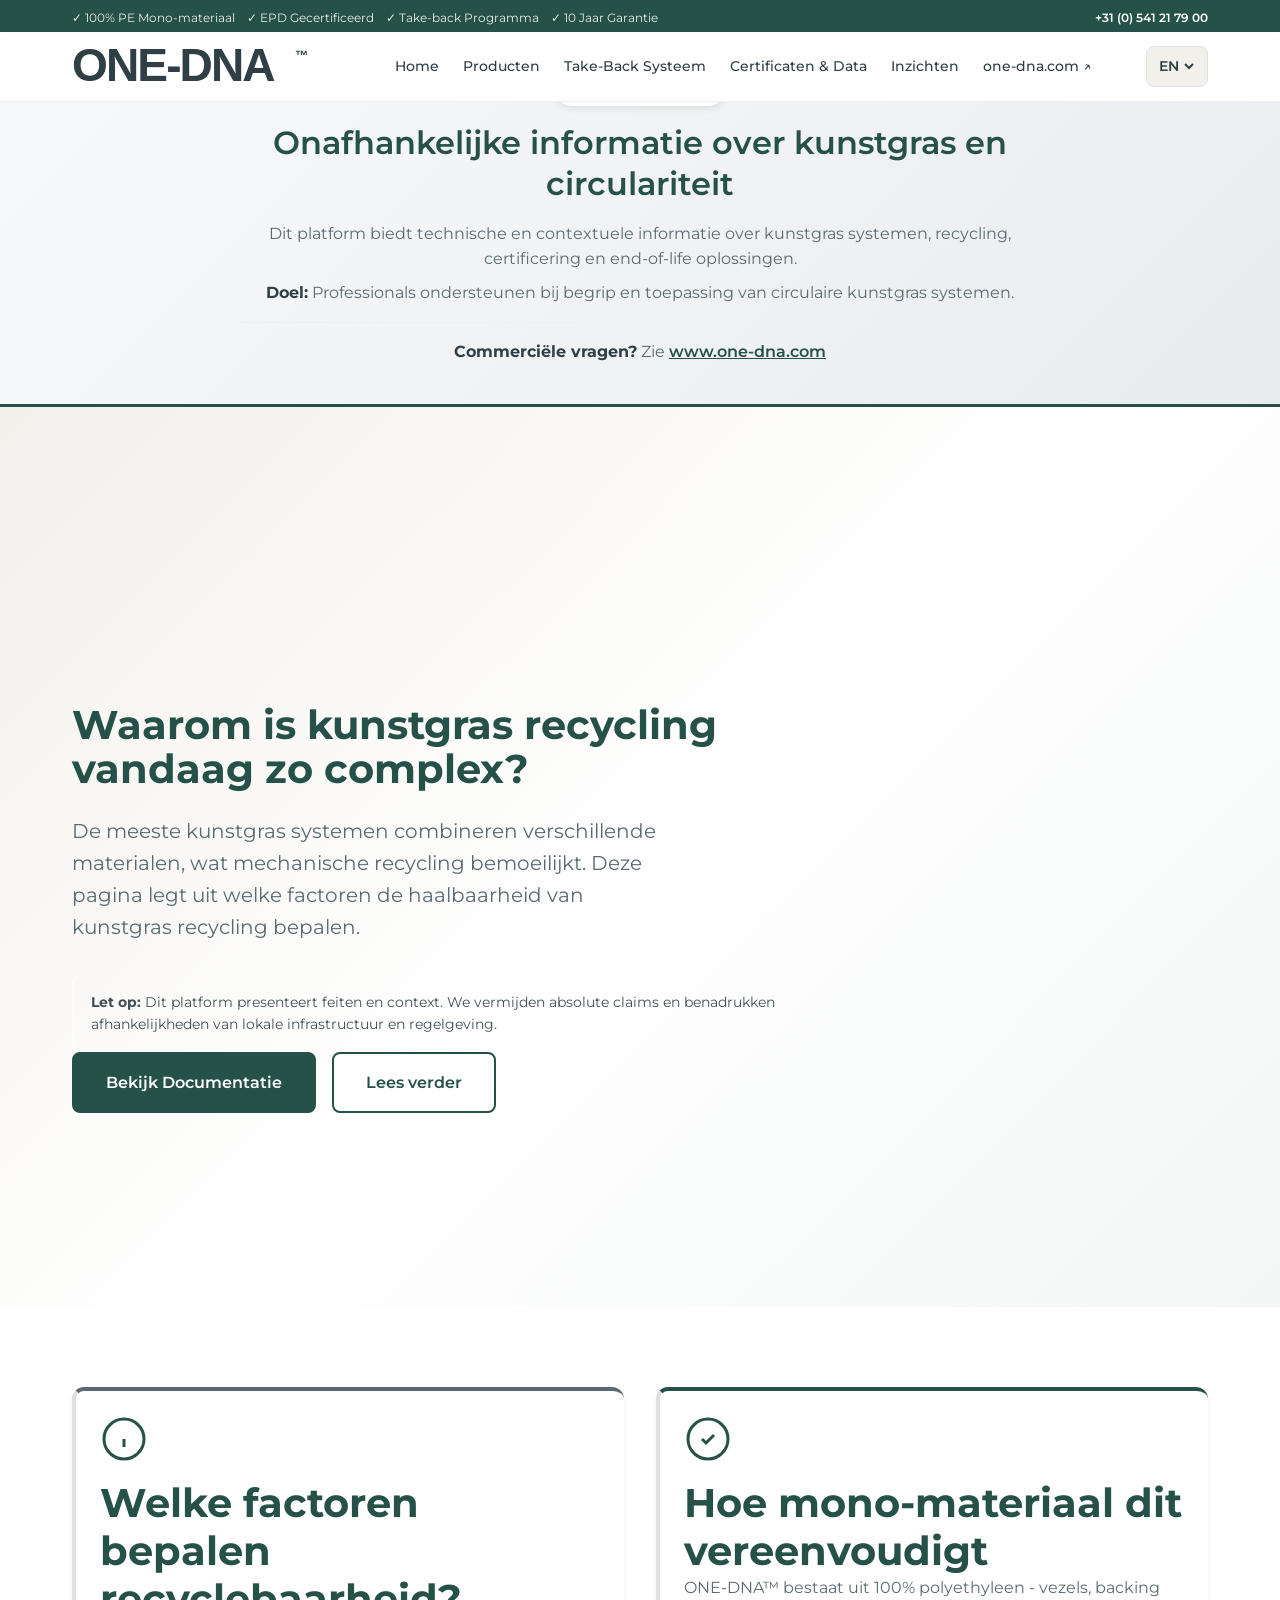
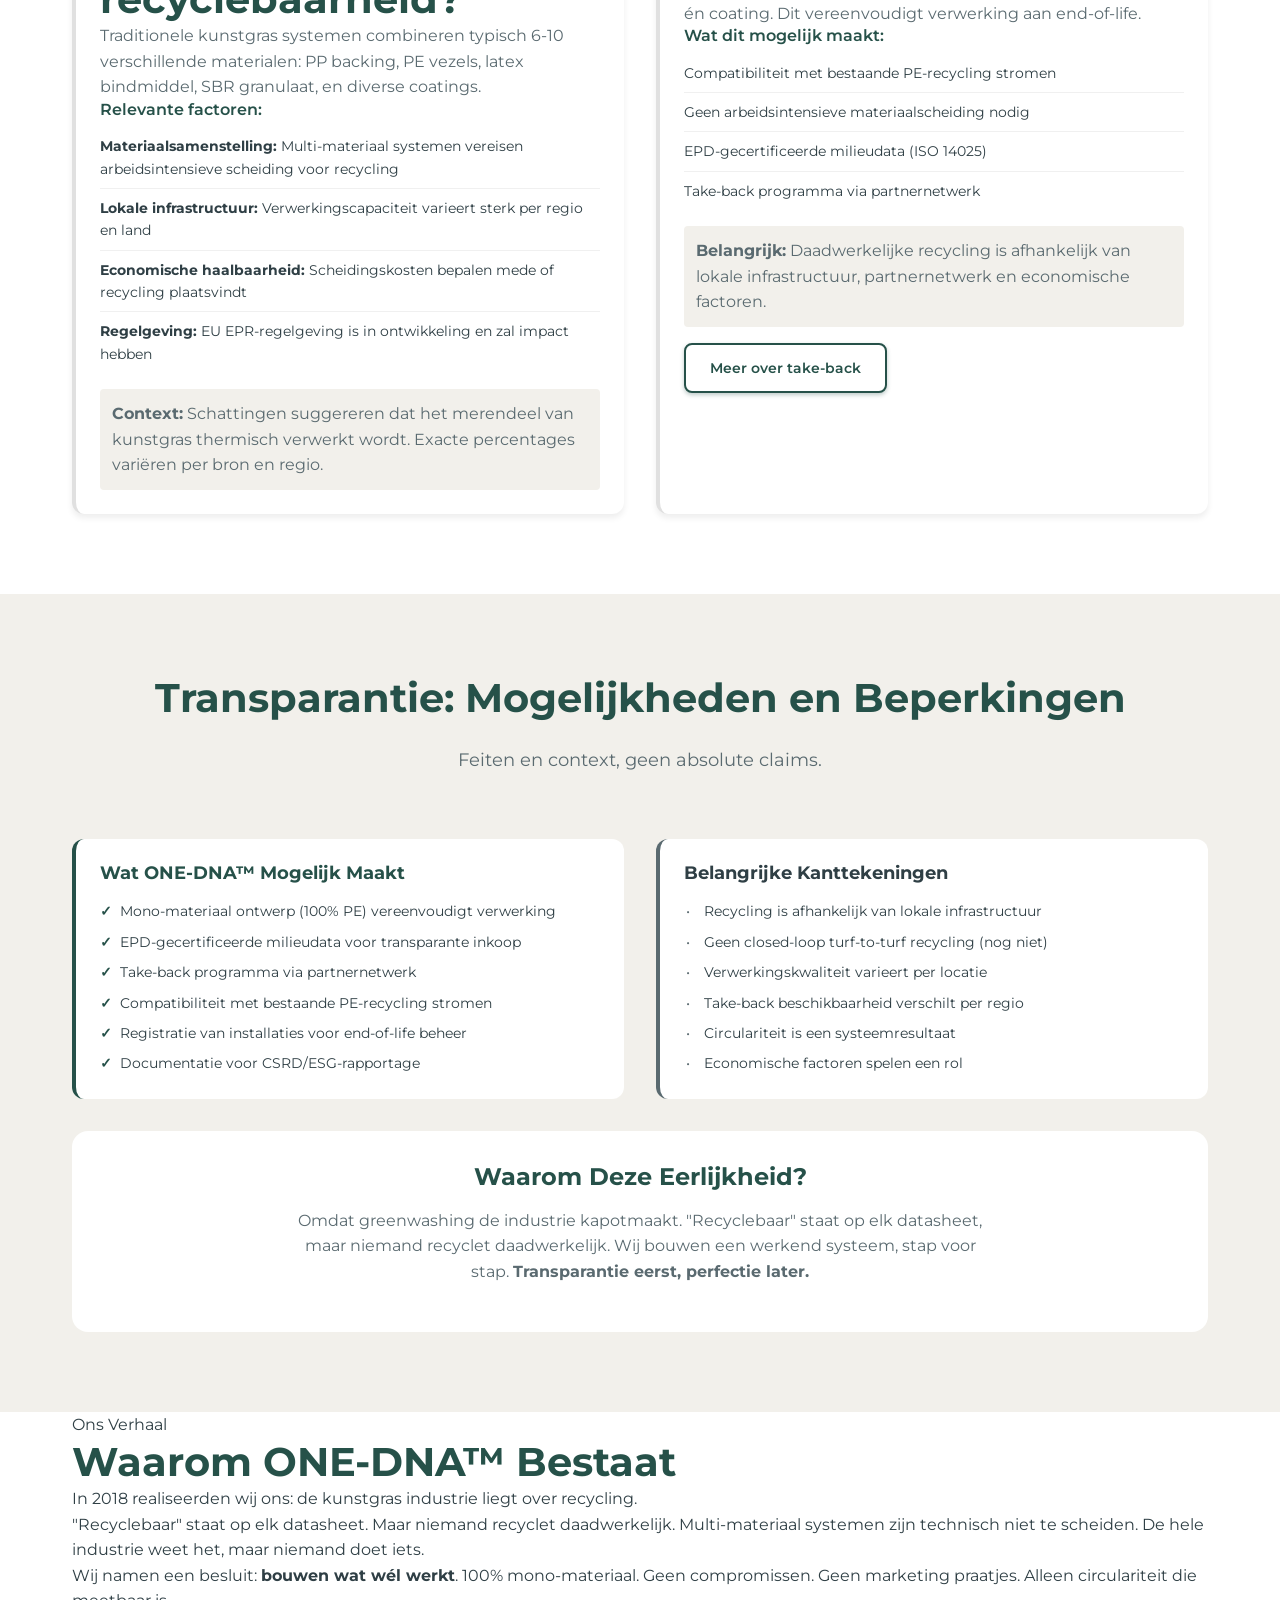
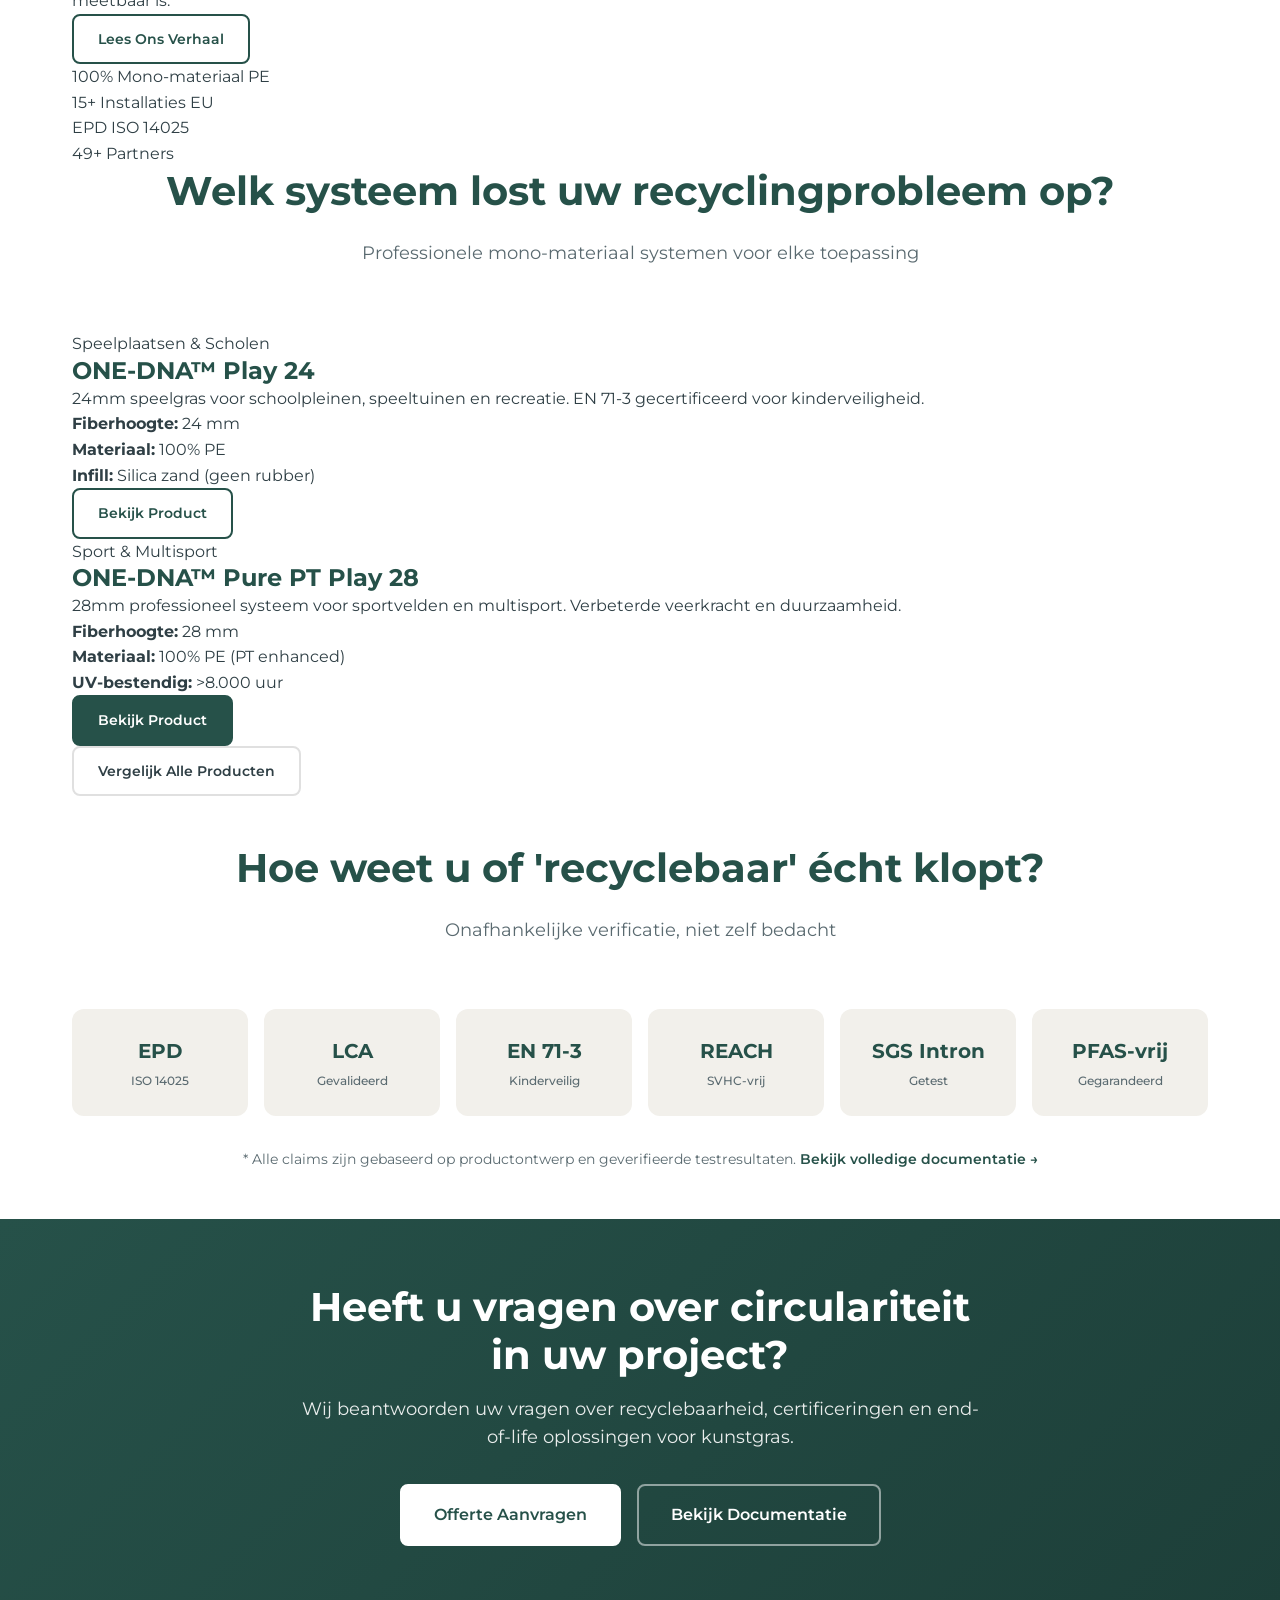
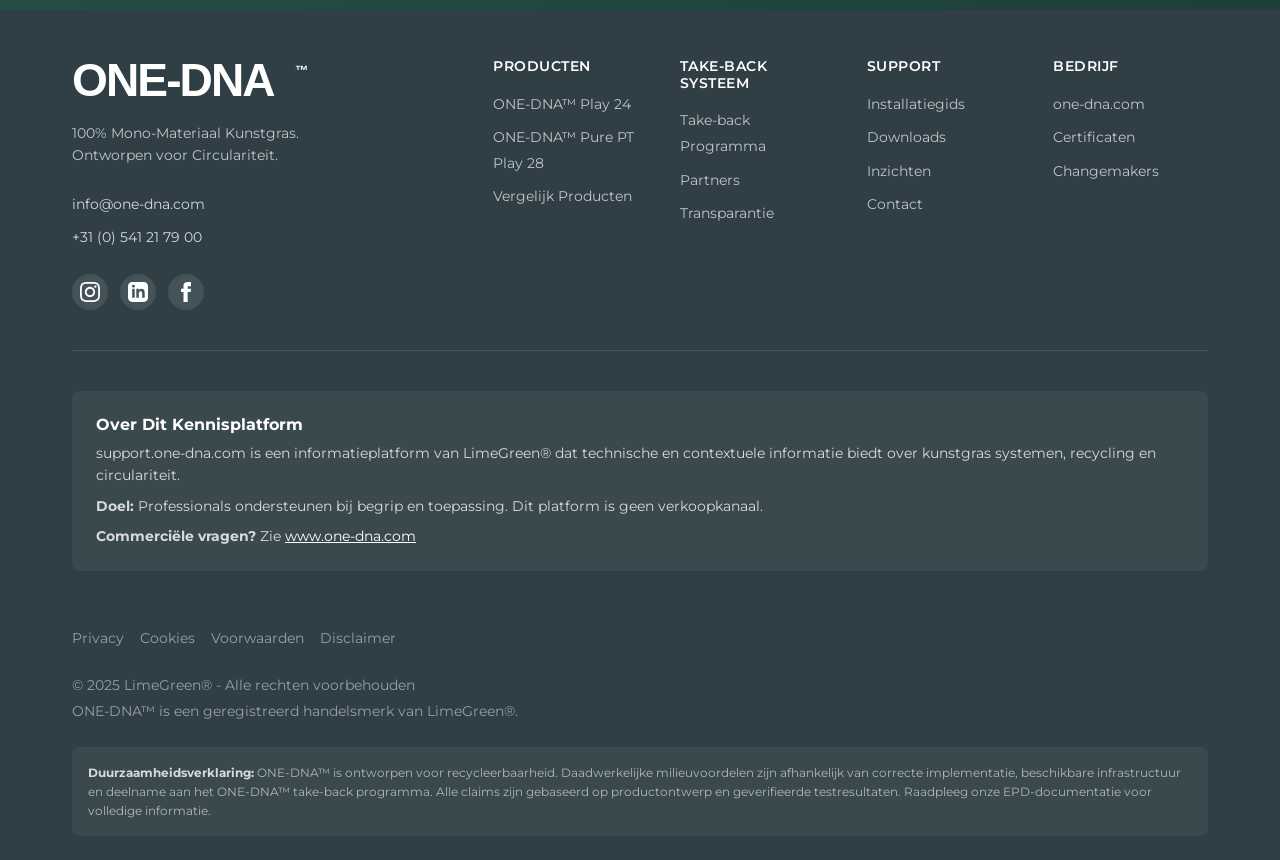
<file: index.old.html>
<!DOCTYPE html>
<html lang="nl">
<head>
    <meta charset="UTF-8">
    <meta name="viewport" content="width=device-width, initial-scale=1.0">

    <!-- Security Headers -->
    <meta http-equiv="X-Content-Type-Options" content="nosniff">
    <meta http-equiv="X-Frame-Options" content="SAMEORIGIN">
    <meta http-equiv="X-XSS-Protection" content="1; mode=block">

    <!-- SEO Meta Tags -->
    <meta name="description" content="Kennisplatform over kunstgras recycling en circulariteit. Feiten over end-of-life, take-back systemen, EPD-certificering en EU-regelgeving. Geen marketing, alleen data.">
    <meta name="keywords" content="ONE-DNA, kunstgras recycling, mono-materiaal, circulaire economie, EPD certificering, take-back systeem, kunstgras end-of-life, CSRD rapportage">
    <meta name="author" content="LimeGreen®">
    <meta name="robots" content="index, follow">

    <!-- Canonical & Language -->
    <link rel="canonical" href="https://support.one-dna.com/">
    <link rel="alternate" href="https://www.one-dna.com" hreflang="x-default">
    <link rel="alternate" hreflang="nl" href="https://support.one-dna.com/">

    <title>ONE-DNA™ Kennisplatform | Feiten over Kunstgras Recycling</title>

    <!-- Open Graph -->
    <meta property="og:type" content="website">
    <meta property="og:url" content="https://support.one-dna.com/">
    <meta property="og:title" content="ONE-DNA™ Kennisplatform | Kunstgras Recycling Feiten">
    <meta property="og:description" content="Waarom eindigt 95% van kunstgras in de verbrandingsoven? Feiten over recycling, take-back en circulariteit - geen marketing.">
    <meta property="og:site_name" content="ONE-DNA™ Kennisplatform">

    <!-- Fonts -->
    <link rel="preconnect" href="https://fonts.googleapis.com">
    <link rel="preconnect" href="https://fonts.gstatic.com" crossorigin>
    <link href="https://fonts.googleapis.com/css2?family=Montserrat:wght@400;500;600;700;800&display=swap" rel="stylesheet">

    <!-- Styles -->
    <link rel="stylesheet" href="css/style.css">

    <!-- Schema.org - Knowledge Platform -->
    <script type="application/ld+json">
    {
        "@context": "https://schema.org",
        "@type": "WebSite",
        "name": "ONE-DNA™ Kennisplatform",
        "alternateName": "ONE-DNA Knowledge Platform",
        "url": "https://support.one-dna.com",
        "description": "Onafhankelijk kennisplatform over kunstgras recycling, circulariteit en end-of-life oplossingen. Technische documentatie, certificeringen en feiten - geen marketing.",
        "about": {
            "@type": "Thing",
            "name": "Kunstgras Recycling & Circulariteit",
            "description": "Informatie over mono-materiaal kunstgras, take-back systemen, EPD-certificering en EU-regelgeving"
        },
        "publisher": {
            "@type": "Organization",
            "name": "LimeGreen®",
            "url": "https://www.limegreen.nl"
        },
        "mainEntity": {
            "@type": "Product",
            "name": "ONE-DNA™",
            "url": "https://www.one-dna.com",
            "description": "100% mono-materiaal kunstgras ontworpen voor recycleerbaarheid"
        },
        "potentialAction": {
            "@type": "SearchAction",
            "target": "https://support.one-dna.com/search?q={search_term_string}",
            "query-input": "required name=search_term_string"
        }
    }
    </script>
</head>
<body>
    <!-- Skip Link -->
    <a href="#main-content" class="skip-link">Ga naar hoofdinhoud</a>

    <!-- Top Bar - Trust Signals -->
    <div class="top-bar">
        <div class="container">
            <div class="top-bar__items">
                <span class="top-bar__item">✓ 100% PE Mono-materiaal</span>
                <span class="top-bar__item">✓ EPD Gecertificeerd</span>
                <span class="top-bar__item">✓ Take-back Programma</span>
                <span class="top-bar__item">✓ 10 Jaar Garantie</span>
            </div>
            <div class="top-bar__contact">
                <a href="tel:+31541217900">+31 (0) 541 21 79 00</a>
            </div>
        </div>
    </div>

    <!-- Header -->
    <header class="header" role="banner">
        <nav class="nav container" role="navigation" aria-label="Hoofdnavigatie">
            <div class="nav__logo">
                <a href="index.html" class="logo-link" title="ONE-DNA™ Home">
                    <img src="assets/images/one-dna-logo-dark.svg" alt="ONE-DNA™" class="logo-img" width="160" height="36">
                </a>
            </div>

            <ul class="nav__menu" id="main-nav">
                <li class="nav__item">
                    <a href="index.html" class="nav__link active">Home</a>
                </li>
                <li class="nav__item nav__item--dropdown">
                    <a href="products.html" class="nav__link">Producten</a>
                    <div class="nav__dropdown">
                        <a href="products.html#play-24" class="nav__dropdown-item">ONE-DNA™ Play 24</a>
                        <a href="products.html#pure-pt-28" class="nav__dropdown-item">ONE-DNA™ Pure PT Play 28</a>
                        <a href="products.html#comparison" class="nav__dropdown-item">Vergelijk Producten</a>
                    </div>
                </li>
                <li class="nav__item nav__item--dropdown">
                    <a href="circularity.html" class="nav__link">Take-Back Systeem</a>
                    <div class="nav__dropdown">
                        <a href="circularity.html#take-back" class="nav__dropdown-item">Take-back Programma</a>
                        <a href="circularity.html#how-it-works" class="nav__dropdown-item">Hoe Het Werkt</a>
                        <a href="circularity.html#partners" class="nav__dropdown-item">Partners</a>
                    </div>
                </li>
                <li class="nav__item nav__item--dropdown">
                    <a href="documentation.html" class="nav__link">Certificaten & Data</a>
                    <div class="nav__dropdown">
                        <a href="documentation.html#certifications" class="nav__dropdown-item">Certificeringen</a>
                        <a href="documentation.html#technical" class="nav__dropdown-item">Technische Specs</a>
                        <a href="documentation.html#installation" class="nav__dropdown-item">Installatiegids</a>
                    </div>
                </li>
                <li class="nav__item">
                    <a href="blog.html" class="nav__link">Inzichten</a>
                </li>
                <li class="nav__item nav__item--external">
                    <a href="https://www.one-dna.com" target="_blank" rel="noopener" class="nav__link nav__link--external">one-dna.com <span aria-hidden="true">↗</span></a>
                </li>
            </ul>

            <div class="nav__actions">
                <div class="lang-dropdown">
                    <button class="lang-toggle" onclick="toggleLangDropdown()" aria-label="Kies taal" aria-expanded="false">
                        <span id="currentLang">NL</span>
                        <svg width="12" height="12" viewBox="0 0 12 12" aria-hidden="true">
                            <path d="M2 4L6 8L10 4" stroke="currentColor" stroke-width="2" fill="none"/>
                        </svg>
                    </button>
                    <div class="lang-menu" role="menu">
                        <button onclick="changeLanguage('nl')" role="menuitem">Nederlands</button>
                        <button onclick="changeLanguage('en')" role="menuitem">English</button>
                        <button onclick="changeLanguage('de')" role="menuitem">Deutsch</button>
                    </div>
                </div>
                <button class="nav__toggle" onclick="toggleMobileMenu()" aria-label="Menu openen">
                    <span></span><span></span><span></span>
                </button>
            </div>
        </nav>
    </header>

    <!-- Mobile Navigation -->
    <div class="mobile-nav" id="mobile-nav" aria-hidden="true">
        <div class="mobile-nav__content">
            <ul class="mobile-nav__menu">
                <li><a href="index.html">Home</a></li>
                <li class="mobile-nav__group">
                    <span class="mobile-nav__label">Producten</span>
                    <ul>
                        <li><a href="products.html#play-24">ONE-DNA™ Play 24</a></li>
                        <li><a href="products.html#pure-pt-28">ONE-DNA™ Pure PT Play 28</a></li>
                        <li><a href="products.html#comparison">Vergelijk Producten</a></li>
                    </ul>
                </li>
                <li class="mobile-nav__group">
                    <span class="mobile-nav__label">Take-Back Systeem</span>
                    <ul>
                        <li><a href="circularity.html#take-back">Take-back Programma</a></li>
                        <li><a href="circularity.html#how-it-works">Hoe Het Werkt</a></li>
                        <li><a href="circularity.html#partners">Partners</a></li>
                    </ul>
                </li>
                <li class="mobile-nav__group">
                    <span class="mobile-nav__label">Certificaten & Data</span>
                    <ul>
                        <li><a href="documentation.html#certifications">Certificeringen</a></li>
                        <li><a href="documentation.html#technical">Technische Specs</a></li>
                    </ul>
                </li>
                <li><a href="blog.html">Inzichten</a></li>
            </ul>
            <div class="mobile-nav__cta">
                <a href="https://www.one-dna.com" target="_blank" rel="noopener" class="btn btn-secondary btn-block">Commerciële site ↗</a>
            </div>
        </div>
    </div>

    <!-- Main Content -->
    <main id="main-content" role="main">

        <!-- PLATFORM POSITIONERING: Kennisplatform (Prominent, boven hero) -->
        <section class="platform-intro" aria-label="Platform introductie">
            <div class="container">
                <div class="platform-intro__content">
                    <div class="platform-intro__badge">
                        <svg width="20" height="20" viewBox="0 0 24 24" fill="none" stroke="currentColor" stroke-width="2" aria-hidden="true">
                            <path d="M4 19.5A2.5 2.5 0 0 1 6.5 17H20"/>
                            <path d="M6.5 2H20v20H6.5A2.5 2.5 0 0 1 4 19.5v-15A2.5 2.5 0 0 1 6.5 2z"/>
                        </svg>
                        <span>Kennisplatform</span>
                    </div>
                    <h1 class="platform-intro__title">Onafhankelijke informatie over kunstgras en circulariteit</h1>
                    <div class="platform-intro__description">
                        <p>
                            Dit platform biedt technische en contextuele informatie over kunstgras systemen,
                            recycling, certificering en end-of-life oplossingen.
                        </p>
                        <p>
                            <strong>Doel:</strong> Professionals ondersteunen bij begrip en toepassing van circulaire kunstgras systemen.
                        </p>
                        <p class="platform-intro__commercial">
                            <strong>Commerciële vragen?</strong> Zie <a href="https://www.one-dna.com" target="_blank" rel="noopener">www.one-dna.com</a>
                        </p>
                    </div>
                </div>
            </div>
        </section>

        <!-- HERO: Informatief, niet sales-gericht -->
        <section class="hero hero--knowledge" aria-labelledby="hero-title">
            <div class="hero__background"></div>
            <div class="container">
                <div class="hero__content">
                    <h2 id="hero-title" class="hero__title">
                        Waarom is kunstgras recycling<br>
                        <span class="hero__title--accent">vandaag zo complex?</span>
                    </h2>
                    <p class="hero__subtitle">
                        De meeste kunstgras systemen combineren verschillende materialen,
                        wat mechanische recycling bemoeilijkt. Deze pagina legt uit welke
                        factoren de haalbaarheid van kunstgras recycling bepalen.
                    </p>
                    <div class="hero__context">
                        <p class="context__note">
                            <strong>Let op:</strong> Dit platform presenteert feiten en context.
                            We vermijden absolute claims en benadrukken afhankelijkheden van
                            lokale infrastructuur en regelgeving.
                        </p>
                    </div>
                    <div class="hero__cta">
                        <a href="documentation.html" class="btn btn-primary btn-lg">Bekijk Documentatie</a>
                        <a href="#complexity" class="btn btn-secondary btn-lg">Lees verder</a>
                    </div>
                </div>
            </div>
        </section>

        <!-- COMPLEXITEIT SECTIE: Informatief, niet dramatiserend -->
        <section id="complexity" class="complexity-section" aria-labelledby="complexity-title">
            <div class="container">
                <div class="complexity-section__grid">

                    <!-- De Complexiteit -->
                    <div class="complexity-card complexity-card--context">
                        <div class="complexity-card__icon">
                            <svg width="48" height="48" viewBox="0 0 24 24" fill="none" stroke="currentColor" stroke-width="1.5">
                                <circle cx="12" cy="12" r="10"/>
                                <path d="M12 16v-4M12 8h.01"/>
                            </svg>
                        </div>
                        <h2 id="complexity-title">Welke factoren bepalen recyclebaarheid?</h2>
                        <p class="complexity-card__lead">
                            Traditionele kunstgras systemen combineren typisch 6-10 verschillende materialen:
                            PP backing, PE vezels, latex bindmiddel, SBR granulaat, en diverse coatings.
                        </p>

                        <div class="complexity-card__factors">
                            <h3>Relevante factoren:</h3>
                            <ul>
                                <li>
                                    <strong>Materiaalsamenstelling:</strong> Multi-materiaal systemen vereisen
                                    arbeidsintensieve scheiding voor recycling
                                </li>
                                <li>
                                    <strong>Lokale infrastructuur:</strong> Verwerkingscapaciteit varieert
                                    sterk per regio en land
                                </li>
                                <li>
                                    <strong>Economische haalbaarheid:</strong> Scheidingskosten bepalen mede
                                    of recycling plaatsvindt
                                </li>
                                <li>
                                    <strong>Regelgeving:</strong> EU EPR-regelgeving is in ontwikkeling
                                    en zal impact hebben
                                </li>
                            </ul>
                        </div>

                        <div class="complexity-card__note">
                            <p>
                                <strong>Context:</strong> Schattingen suggereren dat het merendeel van kunstgras
                                thermisch verwerkt wordt. Exacte percentages variëren per bron en regio.
                            </p>
                        </div>
                    </div>

                    <!-- Mono-materiaal Benadering -->
                    <div class="complexity-card complexity-card--approach">
                        <div class="complexity-card__icon">
                            <svg width="48" height="48" viewBox="0 0 24 24" fill="none" stroke="currentColor" stroke-width="1.5">
                                <circle cx="12" cy="12" r="10"/>
                                <path d="M9 12l2 2 4-4"/>
                            </svg>
                        </div>
                        <h2>Hoe mono-materiaal dit vereenvoudigt</h2>
                        <p class="complexity-card__lead">
                            ONE-DNA™ bestaat uit 100% polyethyleen - vezels, backing én coating.
                            Dit vereenvoudigt verwerking aan end-of-life.
                        </p>

                        <div class="complexity-card__benefits">
                            <h3>Wat dit mogelijk maakt:</h3>
                            <ul>
                                <li>Compatibiliteit met bestaande PE-recycling stromen</li>
                                <li>Geen arbeidsintensieve materiaalscheiding nodig</li>
                                <li>EPD-gecertificeerde milieudata (ISO 14025)</li>
                                <li>Take-back programma via partnernetwerk</li>
                            </ul>
                        </div>

                        <div class="complexity-card__caveat">
                            <p>
                                <strong>Belangrijk:</strong> Daadwerkelijke recycling is afhankelijk van
                                lokale infrastructuur, partnernetwerk en economische factoren.
                            </p>
                        </div>

                        <a href="circularity.html" class="btn btn-secondary mt-4">Meer over take-back</a>
                    </div>
                </div>
            </div>
        </section>

        <!-- TRANSPARANTIE SECTIE -->
        <section class="evidence-section" aria-labelledby="evidence-title">
            <div class="container">
                <h2 id="evidence-title" class="section-title">Transparantie: Mogelijkheden en Beperkingen</h2>
                <p class="section-subtitle">Feiten en context, geen absolute claims.</p>

                <div class="evidence-grid">
                    <div class="evidence-card evidence-card--enables">
                        <h3>Wat ONE-DNA™ Mogelijk Maakt</h3>
                        <ul>
                            <li>Mono-materiaal ontwerp (100% PE) vereenvoudigt verwerking</li>
                            <li>EPD-gecertificeerde milieudata voor transparante inkoop</li>
                            <li>Take-back programma via partnernetwerk</li>
                            <li>Compatibiliteit met bestaande PE-recycling stromen</li>
                            <li>Registratie van installaties voor end-of-life beheer</li>
                            <li>Documentatie voor CSRD/ESG-rapportage</li>
                        </ul>
                    </div>

                    <div class="evidence-card evidence-card--limitations">
                        <h3>Belangrijke Kanttekeningen</h3>
                        <ul>
                            <li>Recycling is afhankelijk van lokale infrastructuur</li>
                            <li>Geen closed-loop turf-to-turf recycling (nog niet)</li>
                            <li>Verwerkingskwaliteit varieert per locatie</li>
                            <li>Take-back beschikbaarheid verschilt per regio</li>
                            <li>Circulariteit is een systeemresultaat</li>
                            <li>Economische factoren spelen een rol</li>
                        </ul>
                    </div>
                </div>

                <div class="evidence-statement">
                    <h3>Waarom Deze Eerlijkheid?</h3>
                    <p>
                        Omdat greenwashing de industrie kapotmaakt. "Recyclebaar" staat op elk datasheet,
                        maar niemand recyclet daadwerkelijk. Wij bouwen een werkend systeem, stap voor stap.
                        <strong>Transparantie eerst, perfectie later.</strong>
                    </p>
                </div>
            </div>
        </section>

        <!-- STORYTELLING: Golden Circle - WHY -->
        <section class="story-section">
            <div class="container">
                <div class="story-grid">
                    <div class="story-content">
                        <span class="story-label">Ons Verhaal</span>
                        <h2>Waarom ONE-DNA™ Bestaat</h2>
                        <p class="story-lead">
                            In 2018 realiseerden wij ons: de kunstgras industrie liegt over recycling.
                        </p>
                        <p>
                            "Recyclebaar" staat op elk datasheet. Maar niemand recyclet daadwerkelijk.
                            Multi-materiaal systemen zijn technisch niet te scheiden. De hele industrie
                            weet het, maar niemand doet iets.
                        </p>
                        <p>
                            Wij namen een besluit: <strong>bouwen wat wél werkt</strong>. 100% mono-materiaal.
                            Geen compromissen. Geen marketing praatjes. Alleen circulariteit die meetbaar is.
                        </p>
                        <a href="https://www.one-dna.com/about" target="_blank" rel="noopener" class="btn btn-secondary">Lees Ons Verhaal</a>
                    </div>
                    <div class="story-stats">
                        <div class="stat-card">
                            <span class="stat-card__number">100%</span>
                            <span class="stat-card__label">Mono-materiaal PE</span>
                        </div>
                        <div class="stat-card">
                            <span class="stat-card__number">15+</span>
                            <span class="stat-card__label">Installaties EU</span>
                        </div>
                        <div class="stat-card">
                            <span class="stat-card__number">EPD</span>
                            <span class="stat-card__label">ISO 14025</span>
                        </div>
                        <div class="stat-card">
                            <span class="stat-card__number">49+</span>
                            <span class="stat-card__label">Partners</span>
                        </div>
                    </div>
                </div>
            </div>
        </section>

        <!-- PRODUCTEN PREVIEW -->
        <section class="products-section" aria-labelledby="products-title">
            <div class="container">
                <h2 id="products-title" class="section-title">Welk systeem lost uw recyclingprobleem op?</h2>
                <p class="section-subtitle">Professionele mono-materiaal systemen voor elke toepassing</p>

                <div class="products-grid">
                    <article class="product-preview-card">
                        <span class="product-preview-card__badge">Speelplaatsen & Scholen</span>
                        <h3>ONE-DNA™ Play 24</h3>
                        <p>
                            24mm speelgras voor schoolpleinen, speeltuinen en recreatie.
                            EN 71-3 gecertificeerd voor kinderveiligheid.
                        </p>
                        <ul class="product-preview-card__specs">
                            <li><strong>Fiberhoogte:</strong> 24 mm</li>
                            <li><strong>Materiaal:</strong> 100% PE</li>
                            <li><strong>Infill:</strong> Silica zand (geen rubber)</li>
                        </ul>
                        <a href="products.html#play-24" class="btn btn-secondary">Bekijk Product</a>
                    </article>

                    <article class="product-preview-card product-preview-card--featured">
                        <span class="product-preview-card__badge product-preview-card__badge--primary">Sport & Multisport</span>
                        <h3>ONE-DNA™ Pure PT Play 28</h3>
                        <p>
                            28mm professioneel systeem voor sportvelden en multisport.
                            Verbeterde veerkracht en duurzaamheid.
                        </p>
                        <ul class="product-preview-card__specs">
                            <li><strong>Fiberhoogte:</strong> 28 mm</li>
                            <li><strong>Materiaal:</strong> 100% PE (PT enhanced)</li>
                            <li><strong>UV-bestendig:</strong> &gt;8.000 uur</li>
                        </ul>
                        <a href="products.html#pure-pt-28" class="btn btn-primary">Bekijk Product</a>
                    </article>
                </div>

                <div class="products-cta">
                    <a href="products.html#comparison" class="btn btn-outline">Vergelijk Alle Producten</a>
                </div>
            </div>
        </section>

        <!-- CERTIFICERINGEN -->
        <section class="certs-section">
            <div class="container">
                <h2 class="section-title">Hoe weet u of 'recyclebaar' écht klopt?</h2>
                <p class="section-subtitle">Onafhankelijke verificatie, niet zelf bedacht</p>

                <div class="certs-grid">
                    <div class="cert-badge">
                        <strong>EPD</strong>
                        <span>ISO 14025</span>
                    </div>
                    <div class="cert-badge">
                        <strong>LCA</strong>
                        <span>Gevalideerd</span>
                    </div>
                    <div class="cert-badge">
                        <strong>EN 71-3</strong>
                        <span>Kinderveilig</span>
                    </div>
                    <div class="cert-badge">
                        <strong>REACH</strong>
                        <span>SVHC-vrij</span>
                    </div>
                    <div class="cert-badge">
                        <strong>SGS Intron</strong>
                        <span>Getest</span>
                    </div>
                    <div class="cert-badge">
                        <strong>PFAS-vrij</strong>
                        <span>Gegarandeerd</span>
                    </div>
                </div>

                <p class="certs-note">
                    * Alle claims zijn gebaseerd op productontwerp en geverifieerde testresultaten.
                    <a href="documentation.html">Bekijk volledige documentatie →</a>
                </p>
            </div>
        </section>

        <!-- CTA SECTIE -->
        <section class="cta-section" aria-labelledby="cta-title">
            <div class="container">
                <div class="cta-content">
                    <h2 id="cta-title">Heeft u vragen over circulariteit in uw project?</h2>
                    <p>
                        Wij beantwoorden uw vragen over recyclebaarheid, certificeringen
                        en end-of-life oplossingen voor kunstgras.
                    </p>
                    <div class="cta-buttons">
                        <a href="https://www.one-dna.com/contact" target="_blank" rel="noopener" class="btn btn-primary btn-lg">Offerte Aanvragen</a>
                        <a href="documentation.html" class="btn btn-secondary btn-lg">Bekijk Documentatie</a>
                    </div>
                </div>
            </div>
        </section>

    </main>

    <!-- SUPERFOOTER -->
    <footer class="footer" role="contentinfo">
        <div class="container">
            <!-- Footer Main -->
            <div class="footer__main">
                <!-- Brand -->
                <div class="footer__brand">
                    <img src="assets/images/one-dna-logo-white.svg" alt="ONE-DNA™" class="footer__logo" width="140" height="32">
                    <p class="footer__tagline">100% Mono-Materiaal Kunstgras.<br>Ontworpen voor Circulariteit.</p>

                    <!-- Contact -->
                    <div class="footer__contact">
                        <p><a href="mailto:info@one-dna.com">info@one-dna.com</a></p>
                        <p><a href="tel:+31541217900">+31 (0) 541 21 79 00</a></p>
                    </div>

                    <!-- Social -->
                    <div class="footer__social">
                        <a href="https://www.instagram.com/onednaartificialgrass/" target="_blank" rel="noopener" aria-label="Instagram">
                            <svg width="20" height="20" viewBox="0 0 24 24" fill="currentColor"><path d="M12 2.163c3.204 0 3.584.012 4.85.07 3.252.148 4.771 1.691 4.919 4.919.058 1.265.069 1.645.069 4.849 0 3.205-.012 3.584-.069 4.849-.149 3.225-1.664 4.771-4.919 4.919-1.266.058-1.644.07-4.85.07-3.204 0-3.584-.012-4.849-.07-3.26-.149-4.771-1.699-4.919-4.92-.058-1.265-.07-1.644-.07-4.849 0-3.204.013-3.583.07-4.849.149-3.227 1.664-4.771 4.919-4.919 1.266-.057 1.645-.069 4.849-.069zm0-2.163c-3.259 0-3.667.014-4.947.072-4.358.2-6.78 2.618-6.98 6.98-.059 1.281-.073 1.689-.073 4.948 0 3.259.014 3.668.072 4.948.2 4.358 2.618 6.78 6.98 6.98 1.281.058 1.689.072 4.948.072 3.259 0 3.668-.014 4.948-.072 4.354-.2 6.782-2.618 6.979-6.98.059-1.28.073-1.689.073-4.948 0-3.259-.014-3.667-.072-4.947-.196-4.354-2.617-6.78-6.979-6.98-1.281-.059-1.69-.073-4.949-.073zm0 5.838c-3.403 0-6.162 2.759-6.162 6.162s2.759 6.163 6.162 6.163 6.162-2.759 6.162-6.163c0-3.403-2.759-6.162-6.162-6.162zm0 10.162c-2.209 0-4-1.79-4-4 0-2.209 1.791-4 4-4s4 1.791 4 4c0 2.21-1.791 4-4 4zm6.406-11.845c-.796 0-1.441.645-1.441 1.44s.645 1.44 1.441 1.44c.795 0 1.439-.645 1.439-1.44s-.644-1.44-1.439-1.44z"/></svg>
                        </a>
                        <a href="https://www.linkedin.com/company/onednaartificialgrass/" target="_blank" rel="noopener" aria-label="LinkedIn">
                            <svg width="20" height="20" viewBox="0 0 24 24" fill="currentColor"><path d="M19 0h-14c-2.761 0-5 2.239-5 5v14c0 2.761 2.239 5 5 5h14c2.762 0 5-2.239 5-5v-14c0-2.761-2.238-5-5-5zm-11 19h-3v-11h3v11zm-1.5-12.268c-.966 0-1.75-.79-1.75-1.764s.784-1.764 1.75-1.764 1.75.79 1.75 1.764-.783 1.764-1.75 1.764zm13.5 12.268h-3v-5.604c0-3.368-4-3.113-4 0v5.604h-3v-11h3v1.765c1.396-2.586 7-2.777 7 2.476v6.759z"/></svg>
                        </a>
                        <a href="https://www.facebook.com/ONEDNA.artificialgrass" target="_blank" rel="noopener" aria-label="Facebook">
                            <svg width="20" height="20" viewBox="0 0 24 24" fill="currentColor"><path d="M9 8h-3v4h3v12h5v-12h3.642l.358-4h-4v-1.667c0-.955.192-1.333 1.115-1.333h2.885v-5h-3.808c-3.596 0-5.192 1.583-5.192 4.615v3.385z"/></svg>
                        </a>
                    </div>
                </div>

                <!-- Navigation Columns -->
                <div class="footer__nav">
                    <div class="footer__col">
                        <h4>Producten</h4>
                        <ul>
                            <li><a href="products.html#play-24">ONE-DNA™ Play 24</a></li>
                            <li><a href="products.html#pure-pt-28">ONE-DNA™ Pure PT Play 28</a></li>
                            <li><a href="products.html#comparison">Vergelijk Producten</a></li>
                        </ul>
                    </div>
                    <div class="footer__col">
                        <h4>Take-Back Systeem</h4>
                        <ul>
                            <li><a href="circularity.html#take-back">Take-back Programma</a></li>
                            <li><a href="circularity.html#partners">Partners</a></li>
                            <li><a href="circularity.html">Transparantie</a></li>
                        </ul>
                    </div>
                    <div class="footer__col">
                        <h4>Support</h4>
                        <ul>
                            <li><a href="documentation.html#installation">Installatiegids</a></li>
                            <li><a href="documentation.html">Downloads</a></li>
                            <li><a href="blog.html">Inzichten</a></li>
                            <li><a href="https://www.one-dna.com/contact" target="_blank" rel="noopener">Contact</a></li>
                        </ul>
                    </div>
                    <div class="footer__col">
                        <h4>Bedrijf</h4>
                        <ul>
                            <li><a href="https://www.one-dna.com" target="_blank" rel="noopener">one-dna.com</a></li>
                            <li><a href="documentation.html#certifications">Certificaten</a></li>
                            <li><a href="https://www.one-dna.com/changemakers" target="_blank" rel="noopener">Changemakers</a></li>
                        </ul>
                    </div>
                </div>
            </div>

            <!-- Knowledge Platform Statement -->
            <div class="footer__platform-statement">
                <h3>Over Dit Kennisplatform</h3>
                <p>
                    support.one-dna.com is een informatieplatform van LimeGreen®
                    dat technische en contextuele informatie biedt over
                    kunstgras systemen, recycling en circulariteit.
                </p>
                <p>
                    <strong>Doel:</strong> Professionals ondersteunen bij begrip
                    en toepassing. Dit platform is geen verkoopkanaal.
                </p>
                <p>
                    <strong>Commerciële vragen?</strong> Zie
                    <a href="https://www.one-dna.com" target="_blank" rel="noopener">www.one-dna.com</a>
                </p>
            </div>

            <!-- Footer Legal -->
            <div class="footer__legal">
                <div class="footer__legal-links">
                    <a href="privacy.html">Privacy</a>
                    <a href="cookies.html">Cookies</a>
                    <a href="terms.html">Voorwaarden</a>
                    <a href="disclaimer.html">Disclaimer</a>
                </div>

                <div class="footer__copyright">
                    <p>&copy; 2025 LimeGreen® - Alle rechten voorbehouden</p>
                    <p class="footer__tm">ONE-DNA™ is een geregistreerd handelsmerk van LimeGreen®.</p>
                </div>

                <!-- Anti-Greenwashing Notice -->
                <div class="footer__notice">
                    <p>
                        <strong>Duurzaamheidsverklaring:</strong> ONE-DNA™ is ontworpen voor recycleerbaarheid.
                        Daadwerkelijke milieuvoordelen zijn afhankelijk van correcte implementatie, beschikbare
                        infrastructuur en deelname aan het ONE-DNA™ take-back programma. Alle claims zijn
                        gebaseerd op productontwerp en geverifieerde testresultaten. Raadpleeg onze EPD-documentatie
                        voor volledige informatie.
                    </p>
                </div>
            </div>
        </div>
    </footer>

    <!-- Scripts -->
    <script src="js/translations.js"></script>
    <script src="js/main.js"></script>
</body>
</html>
</file>
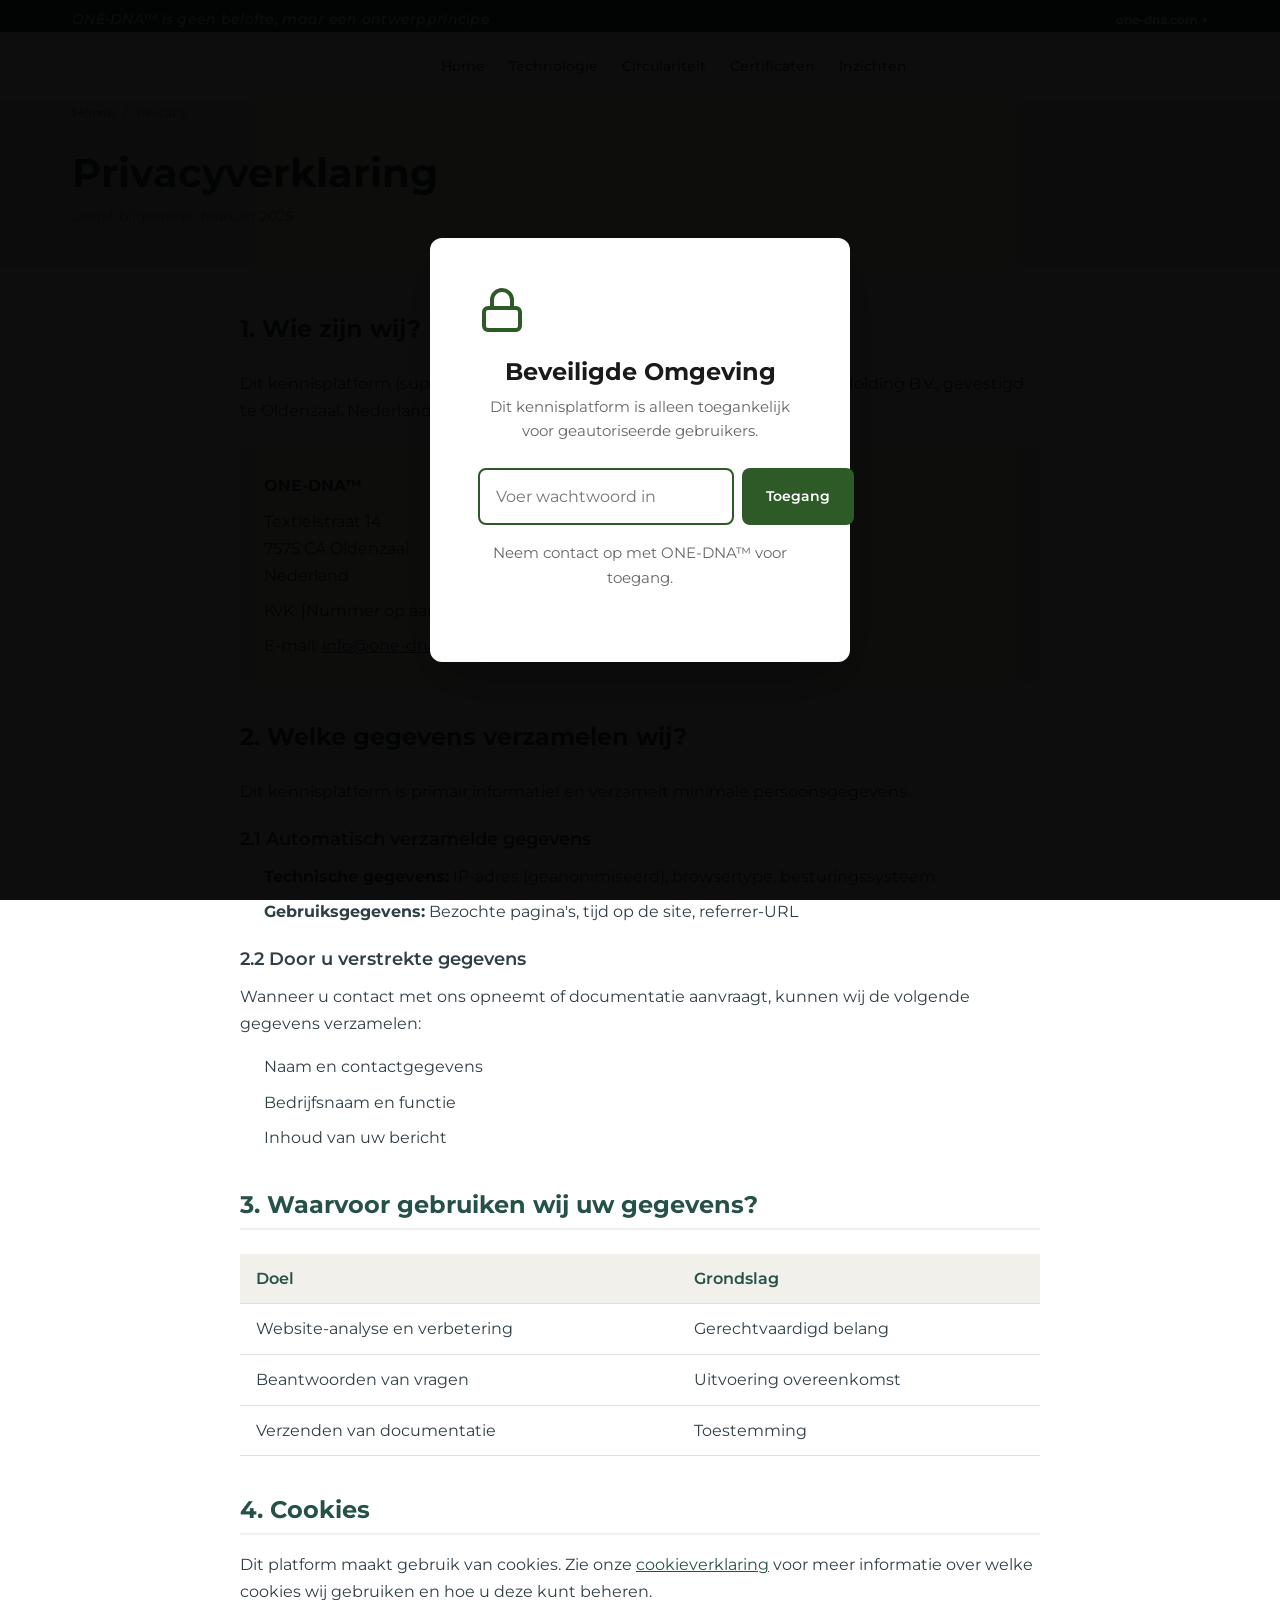
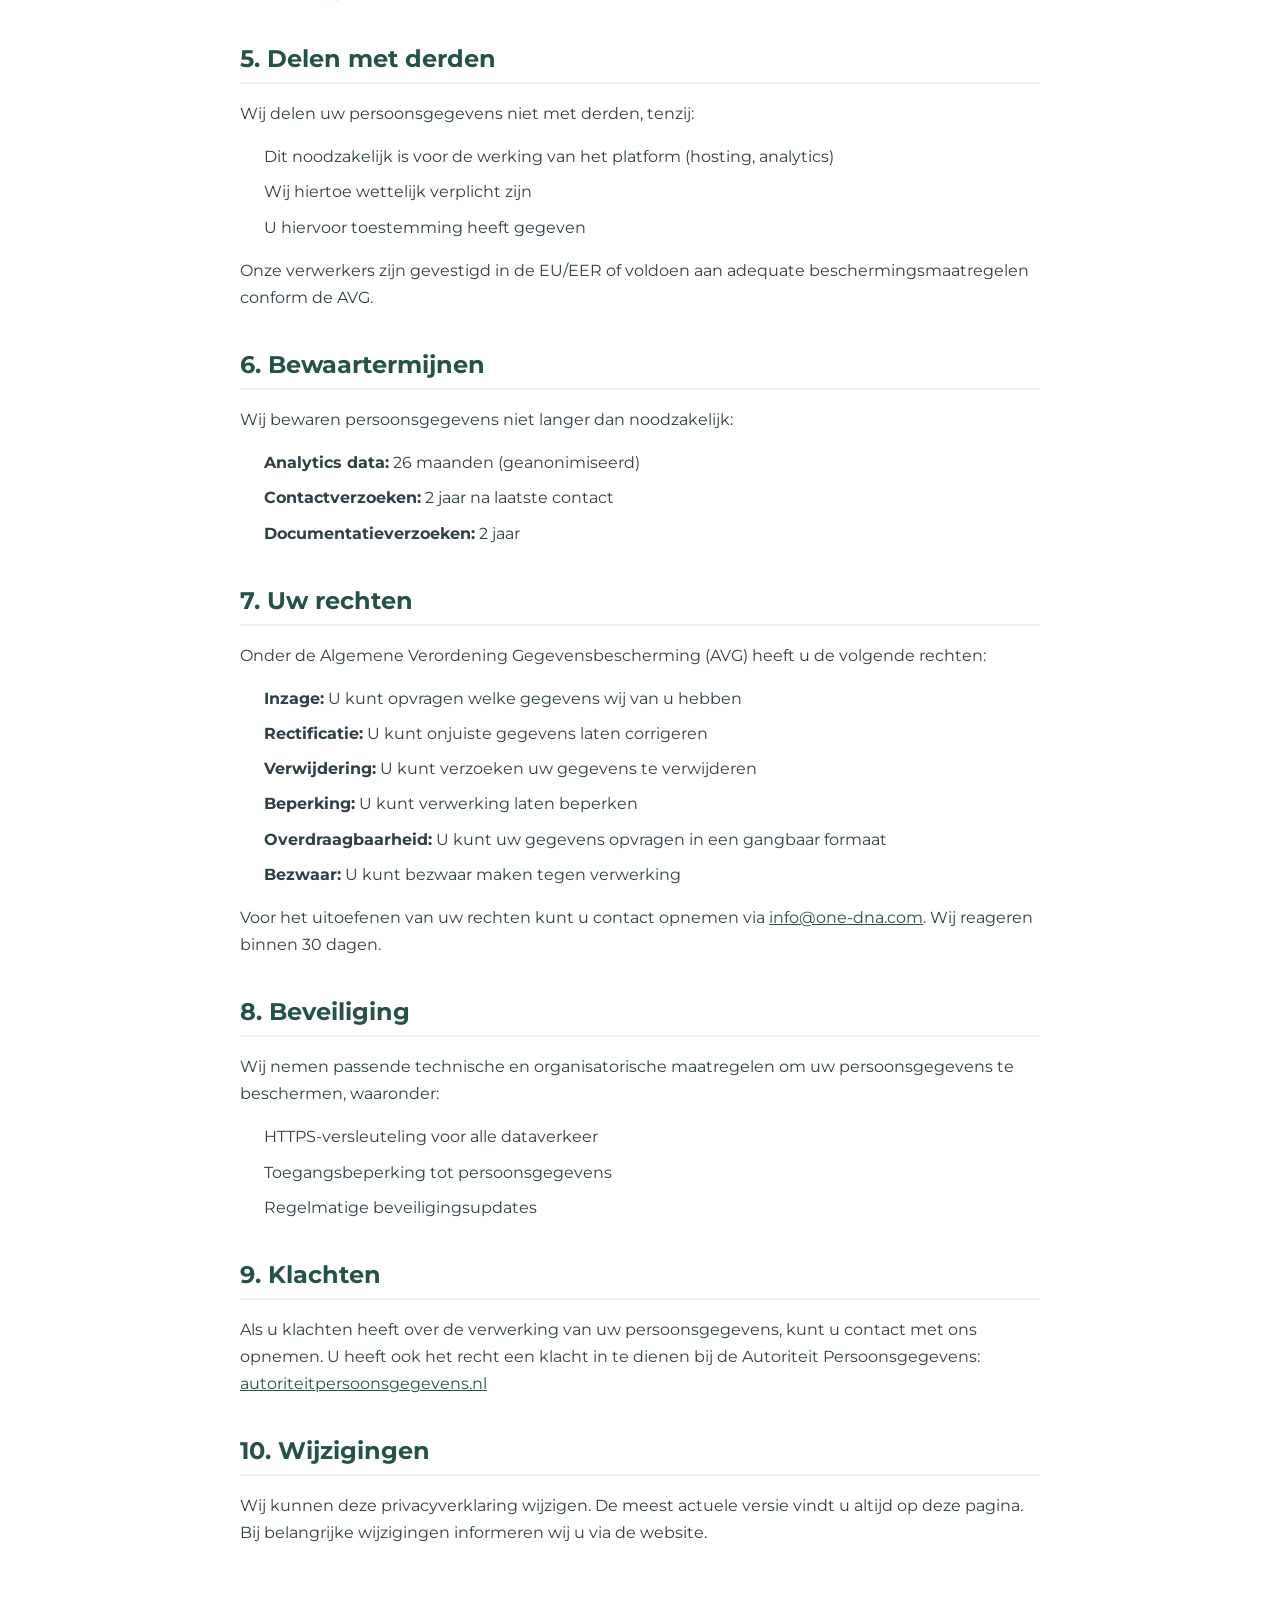
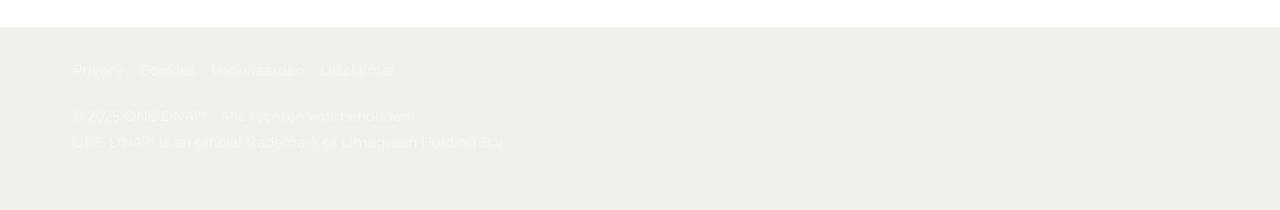
<file: privacy.html>
<!DOCTYPE html>
<html lang="nl">
<head>
    <meta charset="UTF-8">
    <meta name="viewport" content="width=device-width, initial-scale=1.0">

    <!-- Security Headers -->
    <meta http-equiv="X-Content-Type-Options" content="nosniff">
    <meta http-equiv="X-Frame-Options" content="SAMEORIGIN">
    <meta http-equiv="X-XSS-Protection" content="1; mode=block">

    <!-- SEO Meta Tags -->
    <meta name="description" content="Privacyverklaring ONE-DNA™ Kennisplatform. Hoe wij omgaan met persoonsgegevens conform de AVG.">
    <meta name="robots" content="noindex, follow">

    <!-- Canonical -->
    <link rel="canonical" href="https://support.one-dna.com/privacy.html">

    <title>Privacyverklaring | ONE-DNA™ Kennisplatform</title>

    <!-- Fonts -->
    <link rel="preconnect" href="https://fonts.googleapis.com">
    <link rel="preconnect" href="https://fonts.gstatic.com" crossorigin>
    <link href="https://fonts.googleapis.com/css2?family=Montserrat:wght@400;500;600;700;800&display=swap" rel="stylesheet">

    <!-- Styles -->
    <link rel="stylesheet" href="css/style.css">
</head>
<body>
    <script src="js/auth.js"></script>
    <!-- Skip Link -->
    <a href="#main-content" class="skip-link">Ga naar hoofdinhoud</a>

    <!-- Top Bar -->
    <div class="top-bar">
        <div class="container">
            <div class="top-bar__items">
                <span class="top-bar__item top-bar__item--statement" data-i18n="topbar_statement">ONE-DNA™ is geen belofte, maar een ontwerpprincipe</span>
            </div>
            <div class="top-bar__contact">
                <a href="https://www.one-dna.com" target="_blank" rel="noopener">one-dna.com ↗</a>
            </div>
        </div>
    </div>

    <!-- Header -->
    <header class="header" role="banner">
        <nav class="nav container" role="navigation" aria-label="Hoofdnavigatie">
            <div class="nav__logo">
                <a href="index.html" class="logo-link" title="ONE-DNA™ Home">
                    <img src="assets/images/Logo-ONE-DNA-2023-registeredTM.png" alt="ONE-DNA™" class="logo-img" width="160" height="36">
                </a>
            </div>

            <ul class="nav__menu" id="main-nav">
                <li class="nav__item">
                    <a href="index.html" class="nav__link" data-i18n="nav_home">Home</a>
                </li>
                <li class="nav__item">
                    <a href="products.html" class="nav__link" data-i18n="nav_technology">Technologie</a>
                </li>
                <li class="nav__item nav__item--dropdown">
                    <a href="circularity.html" class="nav__link" data-i18n="nav_circularity">Circulariteit</a>
                    <div class="nav__dropdown">
                        <a href="circularity.html#context" class="nav__dropdown-item" data-i18n="nav_background">Achtergrond</a>
                        <a href="circularity.html#take-back" class="nav__dropdown-item" data-i18n="nav_takeback">Take-back Systeem</a>
                        <a href="circularity.html#partners" class="nav__dropdown-item" data-i18n="nav_partners">Partners</a>
                    </div>
                </li>
                <li class="nav__item nav__item--dropdown">
                    <a href="documentation.html" class="nav__link" data-i18n="nav_certificates">Certificaten</a>
                    <div class="nav__dropdown">
                        <a href="documentation.html#algemeen" class="nav__dropdown-item" data-i18n="nav_general_certs">Algemene Certificaten</a>
                        <a href="documentation.html#product" class="nav__dropdown-item" data-i18n="nav_product_certs">Productcertificaten</a>
                    </div>
                </li>
                <li class="nav__item">
                    <a href="blog.html" class="nav__link" data-i18n="nav_insights">Inzichten</a>
                </li>
            </ul>

            <div class="nav__actions">
                <button class="nav__toggle" onclick="toggleMobileMenu()" aria-label="Menu openen">
                    <span></span><span></span><span></span>
                </button>
            </div>
        </nav>
    </header>

    <!-- Mobile Navigation -->
    <div class="mobile-nav" id="mobile-nav" aria-hidden="true">
        <div class="mobile-nav__content">
            <ul class="mobile-nav__menu">
                <li><a href="index.html" data-i18n="nav_home">Home</a></li>
                <li><a href="products.html" data-i18n="nav_technology">Technologie</a></li>
                <li><a href="circularity.html" data-i18n="nav_circularity">Circulariteit</a></li>
                <li><a href="documentation.html" data-i18n="nav_certificates">Certificaten</a></li>
                <li><a href="blog.html" data-i18n="nav_insights">Inzichten</a></li>
            </ul>
            <div class="mobile-nav__cta">
                <a href="https://www.one-dna.com" target="_blank" rel="noopener" class="btn btn-secondary btn-block">Commerciële site ↗</a>
            </div>
        </div>
    </div>

    <main id="main-content" role="main">
        <!-- Page Header -->
        <section class="legal-hero">
            <div class="container">
                <nav class="breadcrumbs" aria-label="Breadcrumb">
                    <a href="index.html">Home</a>
                    <span>/</span>
                    <span>Privacy</span>
                </nav>
                <h1>Privacyverklaring</h1>
                <p class="legal-hero__date">Laatst bijgewerkt: februari 2025</p>
            </div>
        </section>

        <!-- Legal Content -->
        <section class="legal-content">
            <div class="container">
                <div class="legal-body">

                    <h2>1. Wie zijn wij?</h2>
                    <p>
                        Dit kennisplatform (support.one-dna.com) wordt beheerd door Limegreen Holding B.V.,
                        gevestigd te Oldenzaal, Nederland.
                    </p>
                    <div class="legal-info-box">
                        <p><strong>ONE-DNA™</strong></p>
                        <p>Textielstraat 14<br>7575 CA Oldenzaal<br>Nederland</p>
                        <p>KvK: [Nummer op aanvraag]</p>
                        <p>E-mail: <a href="mailto:info@one-dna.com">info@one-dna.com</a></p>
                    </div>

                    <h2>2. Welke gegevens verzamelen wij?</h2>
                    <p>
                        Dit kennisplatform is primair informatief en verzamelt minimale persoonsgegevens.
                    </p>

                    <h3>2.1 Automatisch verzamelde gegevens</h3>
                    <ul>
                        <li><strong>Technische gegevens:</strong> IP-adres (geanonimiseerd), browsertype, besturingssysteem</li>
                        <li><strong>Gebruiksgegevens:</strong> Bezochte pagina's, tijd op de site, referrer-URL</li>
                    </ul>

                    <h3>2.2 Door u verstrekte gegevens</h3>
                    <p>
                        Wanneer u contact met ons opneemt of documentatie aanvraagt, kunnen wij de
                        volgende gegevens verzamelen:
                    </p>
                    <ul>
                        <li>Naam en contactgegevens</li>
                        <li>Bedrijfsnaam en functie</li>
                        <li>Inhoud van uw bericht</li>
                    </ul>

                    <h2>3. Waarvoor gebruiken wij uw gegevens?</h2>
                    <table class="legal-table">
                        <thead>
                            <tr>
                                <th>Doel</th>
                                <th>Grondslag</th>
                            </tr>
                        </thead>
                        <tbody>
                            <tr>
                                <td>Website-analyse en verbetering</td>
                                <td>Gerechtvaardigd belang</td>
                            </tr>
                            <tr>
                                <td>Beantwoorden van vragen</td>
                                <td>Uitvoering overeenkomst</td>
                            </tr>
                            <tr>
                                <td>Verzenden van documentatie</td>
                                <td>Toestemming</td>
                            </tr>
                        </tbody>
                    </table>

                    <h2>4. Cookies</h2>
                    <p>
                        Dit platform maakt gebruik van cookies. Zie onze
                        <a href="cookies.html">cookieverklaring</a> voor meer informatie over
                        welke cookies wij gebruiken en hoe u deze kunt beheren.
                    </p>

                    <h2>5. Delen met derden</h2>
                    <p>
                        Wij delen uw persoonsgegevens niet met derden, tenzij:
                    </p>
                    <ul>
                        <li>Dit noodzakelijk is voor de werking van het platform (hosting, analytics)</li>
                        <li>Wij hiertoe wettelijk verplicht zijn</li>
                        <li>U hiervoor toestemming heeft gegeven</li>
                    </ul>
                    <p>
                        Onze verwerkers zijn gevestigd in de EU/EER of voldoen aan adequate
                        beschermingsmaatregelen conform de AVG.
                    </p>

                    <h2>6. Bewaartermijnen</h2>
                    <p>
                        Wij bewaren persoonsgegevens niet langer dan noodzakelijk:
                    </p>
                    <ul>
                        <li><strong>Analytics data:</strong> 26 maanden (geanonimiseerd)</li>
                        <li><strong>Contactverzoeken:</strong> 2 jaar na laatste contact</li>
                        <li><strong>Documentatieverzoeken:</strong> 2 jaar</li>
                    </ul>

                    <h2>7. Uw rechten</h2>
                    <p>
                        Onder de Algemene Verordening Gegevensbescherming (AVG) heeft u de volgende rechten:
                    </p>
                    <ul>
                        <li><strong>Inzage:</strong> U kunt opvragen welke gegevens wij van u hebben</li>
                        <li><strong>Rectificatie:</strong> U kunt onjuiste gegevens laten corrigeren</li>
                        <li><strong>Verwijdering:</strong> U kunt verzoeken uw gegevens te verwijderen</li>
                        <li><strong>Beperking:</strong> U kunt verwerking laten beperken</li>
                        <li><strong>Overdraagbaarheid:</strong> U kunt uw gegevens opvragen in een gangbaar formaat</li>
                        <li><strong>Bezwaar:</strong> U kunt bezwaar maken tegen verwerking</li>
                    </ul>
                    <p>
                        Voor het uitoefenen van uw rechten kunt u contact opnemen via
                        <a href="mailto:info@one-dna.com">info@one-dna.com</a>.
                        Wij reageren binnen 30 dagen.
                    </p>

                    <h2>8. Beveiliging</h2>
                    <p>
                        Wij nemen passende technische en organisatorische maatregelen om uw
                        persoonsgegevens te beschermen, waaronder:
                    </p>
                    <ul>
                        <li>HTTPS-versleuteling voor alle dataverkeer</li>
                        <li>Toegangsbeperking tot persoonsgegevens</li>
                        <li>Regelmatige beveiligingsupdates</li>
                    </ul>

                    <h2>9. Klachten</h2>
                    <p>
                        Als u klachten heeft over de verwerking van uw persoonsgegevens, kunt u
                        contact met ons opnemen. U heeft ook het recht een klacht in te dienen
                        bij de Autoriteit Persoonsgegevens:
                        <a href="https://autoriteitpersoonsgegevens.nl" target="_blank" rel="noopener">autoriteitpersoonsgegevens.nl</a>
                    </p>

                    <h2>10. Wijzigingen</h2>
                    <p>
                        Wij kunnen deze privacyverklaring wijzigen. De meest actuele versie
                        vindt u altijd op deze pagina. Bij belangrijke wijzigingen informeren
                        wij u via de website.
                    </p>

                </div>
            </div>
        </section>
    </main>

    <!-- Footer (simplified for legal pages) -->
    <footer class="footer footer--simple" role="contentinfo">
        <div class="container">
            <div class="footer__legal">
                <div class="footer__legal-links">
                    <a href="privacy.html" aria-current="page">Privacy</a>
                    <a href="cookies.html">Cookies</a>
                    <a href="terms.html">Voorwaarden</a>
                    <a href="disclaimer.html">Disclaimer</a>
                </div>
                <div class="footer__copyright">
                    <p>&copy; 2025 ONE-DNA™ - Alle rechten voorbehouden</p>
                    <p class="footer__tm">ONE-DNA™ is an official trademark of Limegreen Holding B.V.</p>
                </div>
            </div>
        </div>
    </footer>

    <!-- Scripts -->
    <script src="js/main.js"></script>
</body>
</html>
</file>
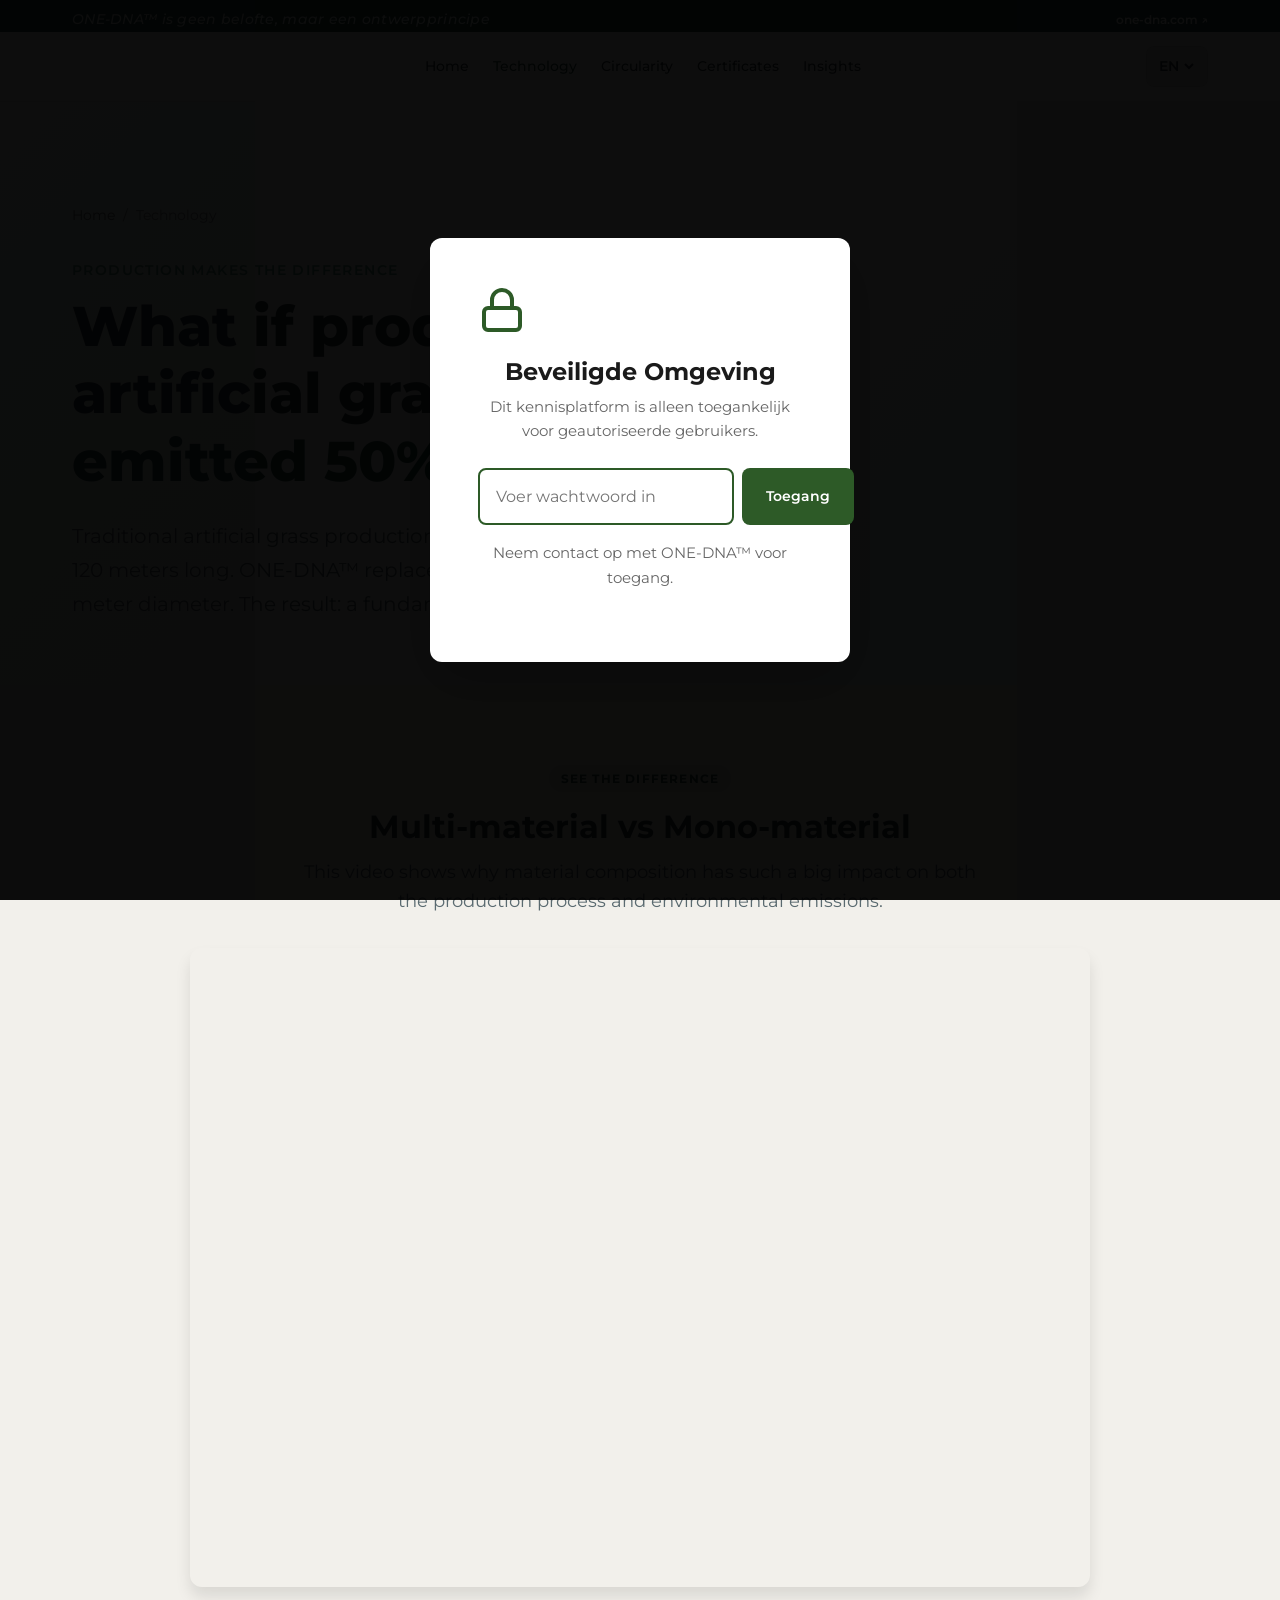
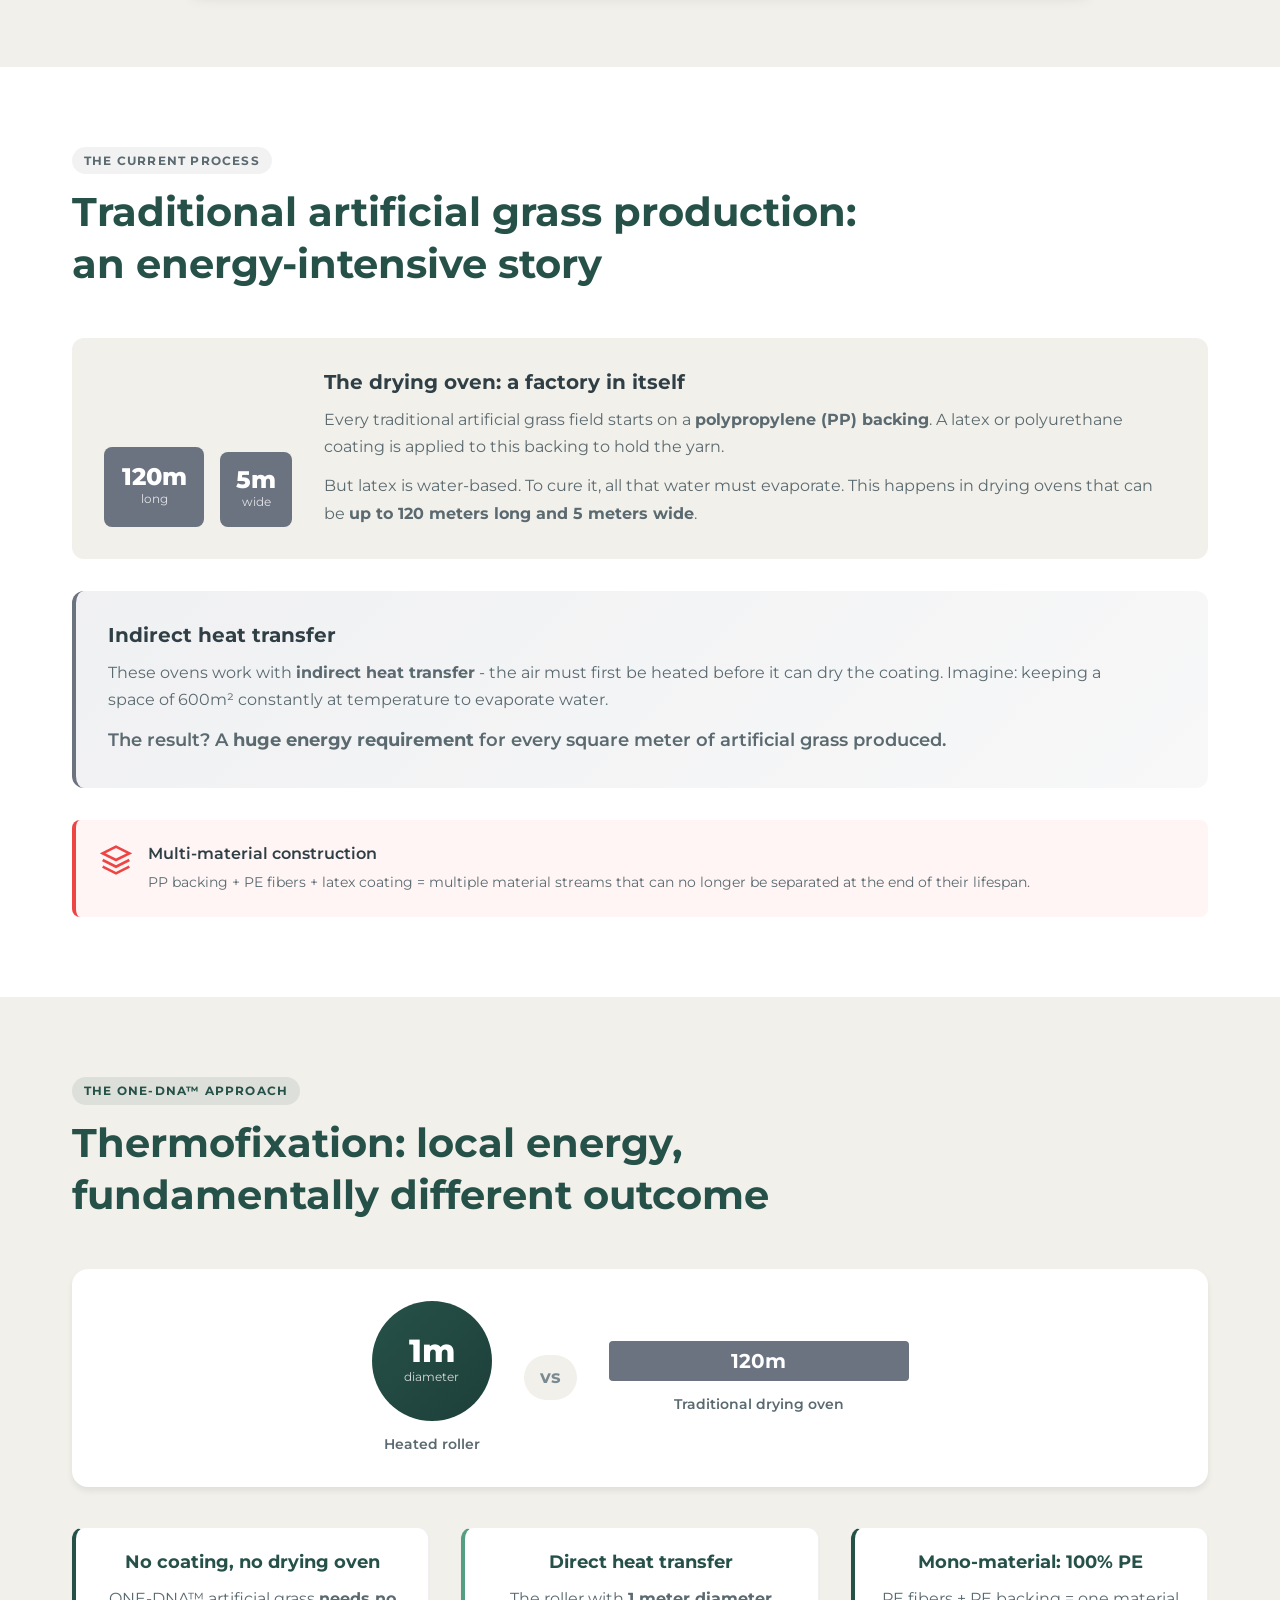
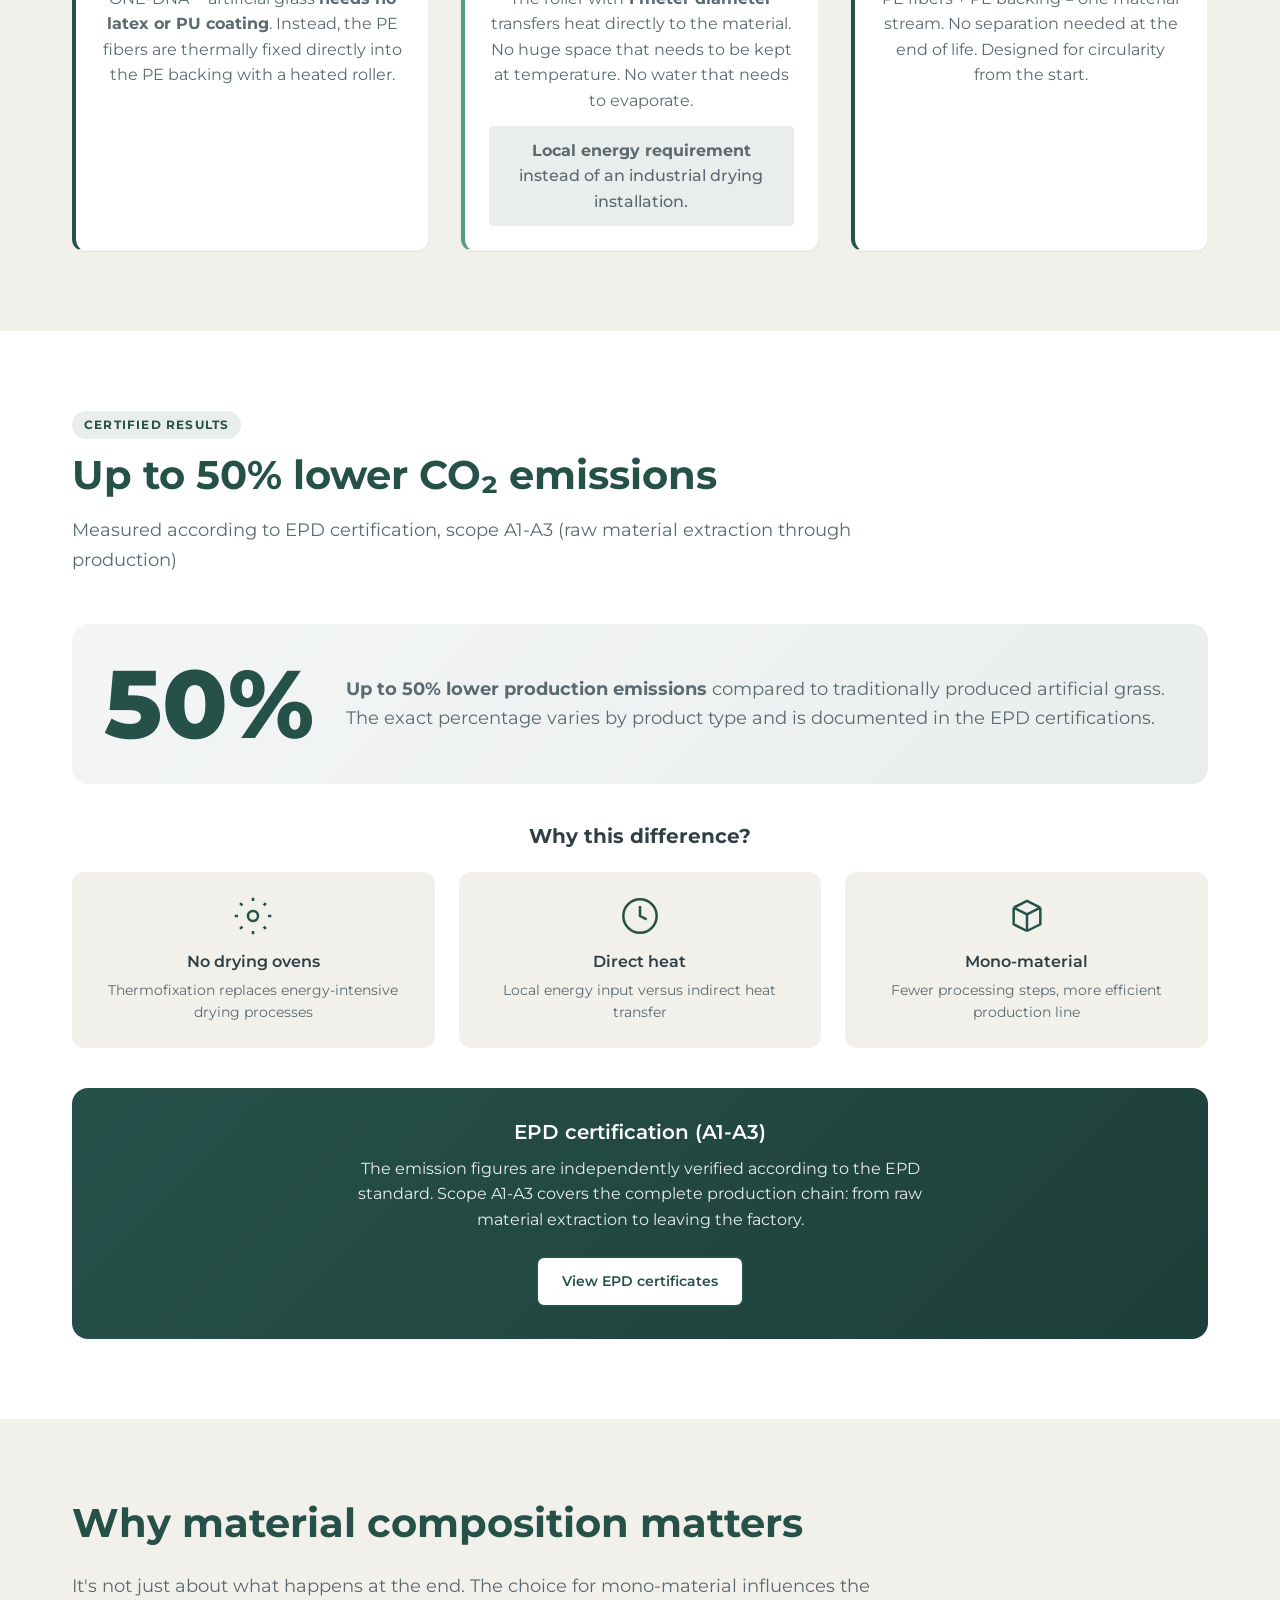
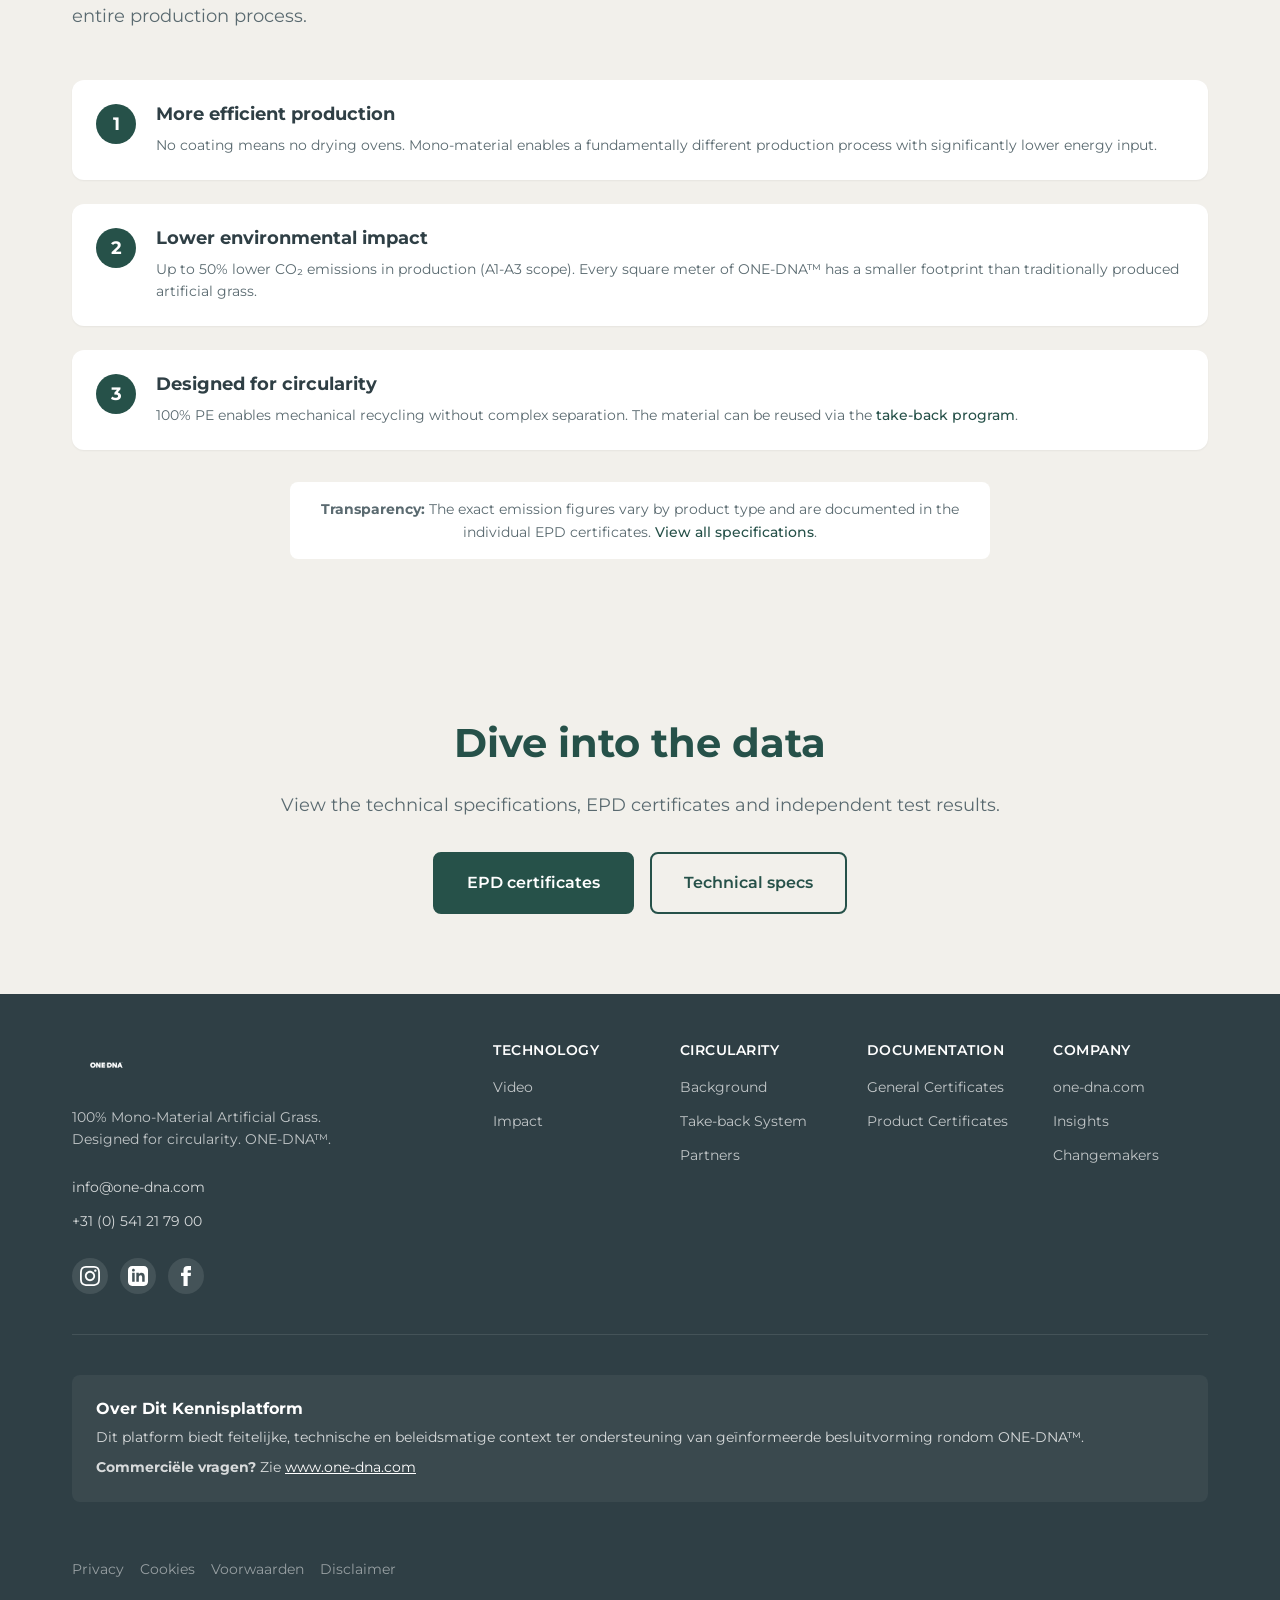
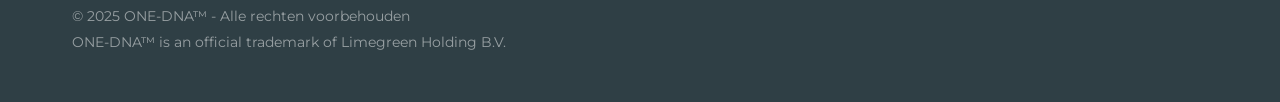
<file: products.html>
<!DOCTYPE html>
<html lang="nl">
<head>
    <meta charset="UTF-8">
    <meta name="viewport" content="width=device-width, initial-scale=1.0">

    <!-- Security Headers -->
    <meta http-equiv="X-Content-Type-Options" content="nosniff">
    <meta http-equiv="X-Frame-Options" content="SAMEORIGIN">
    <meta http-equiv="X-XSS-Protection" content="1; mode=block">

    <!-- SEO Meta Tags -->
    <meta name="description" content="ONE-DNA™ technologie uitgelegd: hoe mono-materiaal kunstgras wordt geproduceerd met thermofixatie in plaats van latex coating. Vergelijk traditionele vs ONE-DNA productieprocessen.">
    <meta name="keywords" content="ONE-DNA technologie, kunstgras productie, thermofixatie, mono-materiaal, latex coating, PE kunstgras, recyclebaar kunstgras">
    <meta name="author" content="ONE-DNA™">
    <meta name="robots" content="index, follow">

    <!-- Canonical & Language -->
    <link rel="canonical" href="https://support.one-dna.com/products.html">

    <title>Technologie | ONE-DNA™ Mono-Materiaal Productieproces</title>

    <!-- Open Graph -->
    <meta property="og:type" content="website">
    <meta property="og:url" content="https://support.one-dna.com/products.html">
    <meta property="og:title" content="ONE-DNA™ Technologie | Mono-Materiaal Productieproces">
    <meta property="og:description" content="Hoe ONE-DNA™ mono-materiaal kunstgras wordt geproduceerd: thermofixatie vs traditionele latex coating.">

    <!-- Fonts -->
    <link rel="preconnect" href="https://fonts.googleapis.com">
    <link rel="preconnect" href="https://fonts.gstatic.com" crossorigin>
    <link href="https://fonts.googleapis.com/css2?family=Montserrat:wght@400;500;600;700;800&display=swap" rel="stylesheet">

    <!-- Styles -->
    <link rel="stylesheet" href="css/style.css">
</head>
<body>
    <script src="js/auth.js"></script>
    <!-- Skip Link -->
    <a href="#main-content" class="skip-link">Ga naar hoofdinhoud</a>

    <!-- Top Bar - Knowledge Platform Signals -->
    <div class="top-bar">
        <div class="container">
            <div class="top-bar__items">
                <span class="top-bar__item top-bar__item--statement">ONE-DNA™ is geen belofte, maar een ontwerpprincipe</span>
            </div>
            <div class="top-bar__contact">
                <a href="https://www.one-dna.com" target="_blank" rel="noopener">one-dna.com ↗</a>
            </div>
        </div>
    </div>

    <!-- Header -->
    <header class="header" role="banner">
        <nav class="nav container" role="navigation" aria-label="Hoofdnavigatie">
            <div class="nav__logo">
                <a href="index.html" class="logo-link" title="ONE-DNA™ Home">
                    <img src="assets/images/Logo-ONE-DNA-2023-registeredTM.png" alt="ONE-DNA™" class="logo-img" width="160" height="36">
                </a>
            </div>

            <ul class="nav__menu" id="main-nav">
                <li class="nav__item">
                    <a href="index.html" class="nav__link" data-i18n="nav_home">Home</a>
                </li>
                <li class="nav__item">
                    <a href="products.html" class="nav__link active" data-i18n="nav_technology">Technologie</a>
                </li>
                <li class="nav__item nav__item--dropdown">
                    <a href="circularity.html" class="nav__link" data-i18n="nav_circularity">Circulariteit</a>
                    <div class="nav__dropdown">
                        <a href="circularity.html#context" class="nav__dropdown-item" data-i18n="nav_background">Achtergrond</a>
                        <a href="circularity.html#take-back" class="nav__dropdown-item" data-i18n="nav_takeback">Take-back Systeem</a>
                        <a href="circularity.html#partners" class="nav__dropdown-item" data-i18n="nav_partners">Partners</a>
                    </div>
                </li>
                <li class="nav__item nav__item--dropdown">
                    <a href="documentation.html" class="nav__link" data-i18n="nav_certificates">Certificaten</a>
                    <div class="nav__dropdown">
                        <a href="documentation.html#algemeen" class="nav__dropdown-item" data-i18n="nav_general_certs">Algemene Certificaten</a>
                        <a href="documentation.html#product" class="nav__dropdown-item" data-i18n="nav_product_certs">Productcertificaten</a>
                    </div>
                </li>
                <li class="nav__item">
                    <a href="blog.html" class="nav__link" data-i18n="nav_insights">Inzichten</a>
                </li>
            </ul>

            <div class="nav__actions">
                <div class="lang-dropdown">
                    <button class="lang-toggle" onclick="toggleLangDropdown()" aria-label="Kies taal" aria-expanded="false">
                        <span id="currentLang">NL</span>
                        <svg width="12" height="12" viewBox="0 0 12 12" aria-hidden="true">
                            <path d="M2 4L6 8L10 4" stroke="currentColor" stroke-width="2" fill="none"/>
                        </svg>
                    </button>
                    <div class="lang-menu" role="menu">
                        <button onclick="changeLanguage('nl')" role="menuitem">Nederlands</button>
                        <button onclick="changeLanguage('en')" role="menuitem">English</button>
                        <button onclick="changeLanguage('de')" role="menuitem">Deutsch</button>
                    </div>
                </div>
                <button class="nav__toggle" onclick="toggleMobileMenu()" aria-label="Menu openen">
                    <span></span><span></span><span></span>
                </button>
            </div>
        </nav>
    </header>

    <!-- Mobile Navigation -->
    <div class="mobile-nav" id="mobile-nav" aria-hidden="true">
        <div class="mobile-nav__content">
            <ul class="mobile-nav__menu">
                <li><a href="index.html" data-i18n="nav_home">Home</a></li>
                <li><a href="products.html" data-i18n="nav_technology">Technologie</a></li>
                <li class="mobile-nav__group">
                    <span class="mobile-nav__label" data-i18n="nav_circularity">Circulariteit</span>
                    <ul>
                        <li><a href="circularity.html#context" data-i18n="nav_background">Achtergrond</a></li>
                        <li><a href="circularity.html#take-back" data-i18n="nav_takeback">Take-back Systeem</a></li>
                        <li><a href="circularity.html#partners" data-i18n="nav_partners">Partners</a></li>
                    </ul>
                </li>
                <li class="mobile-nav__group">
                    <span class="mobile-nav__label" data-i18n="nav_certificates">Certificaten</span>
                    <ul>
                        <li><a href="documentation.html#algemeen" data-i18n="nav_general_certs">Algemene Certificaten</a></li>
                        <li><a href="documentation.html#product" data-i18n="nav_product_certs">Productcertificaten</a></li>
                    </ul>
                </li>
                <li><a href="blog.html" data-i18n="nav_insights">Inzichten</a></li>
            </ul>
            <div class="mobile-nav__cta">
                <a href="https://www.one-dna.com" target="_blank" rel="noopener" class="btn btn-secondary btn-block">Commerciële site ↗</a>
            </div>
        </div>
    </div>

    <main id="main-content" role="main">

        <!-- Hero Section - Emotional Hook -->
        <section class="tech-hero">
            <div class="container">
                <nav class="breadcrumbs" aria-label="Breadcrumb">
                    <a href="index.html" data-i18n="nav_home">Home</a>
                    <span>/</span>
                    <span data-i18n="nav_technology">Technologie</span>
                </nav>

                <div class="tech-hero__content">
                    <p class="tech-hero__overtitle" data-i18n="page_technology_overtitle">De productie maakt het verschil</p>
                    <h1 class="tech-hero__title">
                        <span data-i18n="page_technology_title">Wat als kunstgras produceren</span><br>
                        <span class="highlight" data-i18n="page_technology_highlight">50% minder CO₂ zou uitstoten?</span>
                    </h1>
                    <p class="tech-hero__lead" data-i18n="page_technology_lead">
                        Traditionele kunstgrasproductie vereist enorme droogovens van 120 meter lang.
                        ONE-DNA™ vervangt dit met een verhitte wals van 1 meter doorsnee.
                        Het resultaat: een fundamenteel efficiënter proces.
                    </p>
                </div>
            </div>
        </section>

        <!-- Video Section - Multi vs Mono Context -->
        <section class="tech-video-section" id="video">
            <div class="container">
                <div class="tech-video__intro">
                    <span class="section-label" data-i18n="tech_video_label">Bekijk het verschil</span>
                    <h2 data-i18n="tech_video_title">Multi-materiaal vs Mono-materiaal</h2>
                    <p data-i18n="tech_video_desc">
                        Deze video laat zien waarom materiaalsamenstelling zo'n grote impact heeft
                        op zowel het productieproces als de milieu-uitstoot.
                    </p>
                </div>

                <div class="video-wrapper">
                    <iframe
                        src="https://player.vimeo.com/video/1066536751?h=&title=0&byline=0&portrait=0"
                        width="100%"
                        height="100%"
                        frameborder="0"
                        allow="autoplay; fullscreen; picture-in-picture"
                        allowfullscreen
                        title="Multi-materiaal vs Mono-materiaal kunstgras">
                    </iframe>
                </div>
            </div>
        </section>

        <!-- The Problem - Traditional Production -->
        <section class="tech-problem" id="probleem">
            <div class="container">
                <div class="tech-problem__intro">
                    <span class="section-label section-label--muted" data-i18n="tech_problem_label">Het huidige proces</span>
                    <h2 data-i18n="tech_problem_title">Traditionele kunstgrasproductie:<br>een energie-intensief verhaal</h2>
                </div>

                <div class="tech-problem__story">
                    <div class="story-block">
                        <div class="story-block__visual">
                            <div class="dimension-visual dimension-visual--large">
                                <span class="dimension-number">120m</span>
                                <span class="dimension-label" data-i18n="tech_dim_long">lang</span>
                            </div>
                            <div class="dimension-visual dimension-visual--medium">
                                <span class="dimension-number">5m</span>
                                <span class="dimension-label" data-i18n="tech_dim_wide">breed</span>
                            </div>
                        </div>
                        <div class="story-block__content">
                            <h3 data-i18n="tech_problem_oven_title">De droogoven: een fabriek op zich</h3>
                            <p data-i18n="tech_problem_oven_p1">
                                Elk traditioneel kunstgrasveld begint op een <strong>polypropyleen (PP) backing</strong>.
                                Op deze backing wordt een latex of polyurethaan coating aangebracht die het garen vasthoudt.
                            </p>
                            <p data-i18n="tech_problem_oven_p2">
                                Maar latex is watergedragen. Om het te laten uitharden moet al dat water verdampen.
                                Dat gebeurt in droogovens die <strong>tot 120 meter lang en 5 meter breed</strong> kunnen zijn.
                            </p>
                        </div>
                    </div>

                    <div class="story-block story-block--highlight">
                        <div class="story-block__content">
                            <h3 data-i18n="tech_problem_heat_title">Indirecte warmteoverdracht</h3>
                            <p data-i18n="tech_problem_heat_p1">
                                Deze ovens werken met <strong>indirecte warmteoverdracht</strong> -
                                de lucht moet eerst worden opgewarmd voordat het de coating kan drogen.
                                Stel je voor: een ruimte van 600m² constant op temperatuur houden om water te verdampen.
                            </p>
                            <p class="story-block__emphasis" data-i18n="tech_problem_heat_p2">
                                Het resultaat? Een <strong>enorme energiebehoefte</strong> voor elke vierkante meter kunstgras die geproduceerd wordt.
                            </p>
                        </div>
                    </div>

                    <div class="multi-material-note">
                        <div class="multi-material-note__icon">
                            <svg width="32" height="32" viewBox="0 0 24 24" fill="none" stroke="currentColor" stroke-width="2">
                                <path d="M12 2L2 7l10 5 10-5-10-5zM2 17l10 5 10-5M2 12l10 5 10-5"/>
                            </svg>
                        </div>
                        <div class="multi-material-note__content">
                            <h4 data-i18n="tech_problem_multi_title">Multi-materiaal constructie</h4>
                            <p data-i18n="tech_problem_multi_desc">
                                PP backing + PE vezels + latex coating = meerdere materiaalstromen
                                die aan het einde van de levensduur niet meer van elkaar te scheiden zijn.
                            </p>
                        </div>
                    </div>
                </div>
            </div>
        </section>

        <!-- The Solution - ONE-DNA Process -->
        <section class="tech-solution" id="oplossing">
            <div class="container">
                <div class="tech-solution__intro">
                    <span class="section-label" data-i18n="tech_solution_label">De ONE-DNA™ aanpak</span>
                    <h2 data-i18n="tech_solution_title">Thermofixatie: lokale energie,<br>fundamenteel andere uitkomst</h2>
                </div>

                <div class="tech-solution__story">
                    <div class="solution-visual">
                        <div class="roller-visual">
                            <div class="roller-circle">
                                <span class="roller-dimension">1m</span>
                                <span class="roller-label" data-i18n="tech_dim_diameter">doorsnee</span>
                            </div>
                            <p class="roller-caption" data-i18n="tech_solution_roller">Verhitte wals</p>
                        </div>
                        <div class="vs-indicator">vs</div>
                        <div class="oven-visual">
                            <div class="oven-bar">
                                <span class="oven-dimension">120m</span>
                            </div>
                            <p class="oven-caption" data-i18n="tech_solution_oven">Traditionele droogoven</p>
                        </div>
                    </div>

                    <div class="solution-explanation">
                        <div class="solution-card">
                            <h3 data-i18n="tech_solution_card1_title">Geen coating, geen droogoven</h3>
                            <p data-i18n="tech_solution_card1_desc">
                                ONE-DNA™ kunstgras heeft <strong>geen latex of PU coating nodig</strong>.
                                In plaats daarvan worden de PE vezels direct thermisch gefixeerd in de PE backing
                                met een verhitte wals.
                            </p>
                        </div>

                        <div class="solution-card solution-card--highlight">
                            <h3 data-i18n="tech_solution_card2_title">Directe warmteoverdracht</h3>
                            <p data-i18n="tech_solution_card2_desc">
                                De wals van <strong>1 meter doorsnee</strong> brengt warmte direct over op het materiaal.
                                Geen enorme ruimte die op temperatuur gehouden moet worden.
                                Geen water dat verdampt moet worden.
                            </p>
                            <p class="solution-card__result" data-i18n="tech_solution_card2_result">
                                <strong>Lokale energiebehoefte</strong> in plaats van een industriële drooginstallatie.
                            </p>
                        </div>

                        <div class="solution-card">
                            <h3 data-i18n="tech_solution_card3_title">Mono-materiaal: 100% PE</h3>
                            <p data-i18n="tech_solution_card3_desc">
                                PE vezels + PE backing = één materiaalstroom.
                                Geen scheiding nodig aan het einde van de levensduur.
                                Ontworpen voor circulariteit vanaf het begin.
                            </p>
                        </div>
                    </div>
                </div>
            </div>
        </section>

        <!-- The Impact - Environmental Results -->
        <section class="tech-impact" id="impact">
            <div class="container">
                <div class="tech-impact__intro">
                    <span class="section-label" data-i18n="tech_impact_label">Gecertificeerde resultaten</span>
                    <h2 data-i18n="tech_impact_title">Tot 50% lagere CO₂-uitstoot</h2>
                    <p class="tech-impact__subtitle" data-i18n="tech_impact_subtitle">
                        Gemeten volgens EPD-certificering, scope A1-A3
                        (grondstofwinning tot en met productie)
                    </p>
                </div>

                <div class="impact-explanation">
                    <div class="impact-stat">
                        <div class="impact-stat__number">
                            <span class="number-highlight">50%</span>
                        </div>
                        <div class="impact-stat__context">
                            <p data-i18n="tech_impact_stat_desc">
                                <strong>Tot 50% lagere productie-uitstoot</strong> ten opzichte van traditioneel
                                geproduceerd kunstgras. Het exacte percentage verschilt per producttype
                                en is gedocumenteerd in de EPD-certificeringen.
                            </p>
                        </div>
                    </div>

                    <div class="impact-factors">
                        <h3 data-i18n="tech_impact_why">Waarom dit verschil?</h3>
                        <div class="factors-grid">
                            <div class="factor-card">
                                <div class="factor-card__icon">
                                    <svg width="40" height="40" viewBox="0 0 24 24" fill="none" stroke="currentColor" stroke-width="1.5">
                                        <circle cx="12" cy="12" r="3"/>
                                        <path d="M12 1v2M12 21v2M4.22 4.22l1.42 1.42M18.36 18.36l1.42 1.42M1 12h2M21 12h2M4.22 19.78l1.42-1.42M18.36 5.64l1.42-1.42"/>
                                    </svg>
                                </div>
                                <h4 data-i18n="tech_factor1_title">Geen droogovens</h4>
                                <p data-i18n="tech_factor1_desc">Thermofixatie vervangt energie-intensieve droogprocessen</p>
                            </div>
                            <div class="factor-card">
                                <div class="factor-card__icon">
                                    <svg width="40" height="40" viewBox="0 0 24 24" fill="none" stroke="currentColor" stroke-width="1.5">
                                        <path d="M12 22c5.523 0 10-4.477 10-10S17.523 2 12 2 2 6.477 2 12s4.477 10 10 10z"/>
                                        <path d="M12 6v6l4 2"/>
                                    </svg>
                                </div>
                                <h4 data-i18n="tech_factor2_title">Directe warmte</h4>
                                <p data-i18n="tech_factor2_desc">Lokale energie-input versus indirecte warmteoverdracht</p>
                            </div>
                            <div class="factor-card">
                                <div class="factor-card__icon">
                                    <svg width="40" height="40" viewBox="0 0 24 24" fill="none" stroke="currentColor" stroke-width="1.5">
                                        <path d="M20 7l-8-4-8 4m16 0l-8 4m8-4v10l-8 4m0-10L4 7m8 4v10M4 7v10l8 4"/>
                                    </svg>
                                </div>
                                <h4 data-i18n="tech_factor3_title">Mono-materiaal</h4>
                                <p data-i18n="tech_factor3_desc">Minder verwerkingsstappen, efficiëntere productielijn</p>
                            </div>
                        </div>
                    </div>

                    <div class="epd-reference">
                        <div class="epd-reference__content">
                            <h4 data-i18n="tech_epd_title">EPD-certificering (A1-A3)</h4>
                            <p data-i18n="tech_epd_desc">
                                De uitstootcijfers zijn onafhankelijk geverifieerd volgens de EPD-standaard.
                                Scope A1-A3 omvat de volledige productieketen: van grondstofwinning
                                tot het verlaten van de fabriek.
                            </p>
                            <a href="documentation.html#product" class="btn btn-primary" data-i18n="tech_epd_btn">
                                Bekijk EPD-certificaten
                            </a>
                        </div>
                    </div>
                </div>
            </div>
        </section>

        <!-- Why This Matters -->
        <section class="tech-why" id="waarom">
            <div class="container">
                <div class="tech-why__intro">
                    <h2 data-i18n="tech_why_title">Waarom materiaalsamenstelling er toe doet</h2>
                    <p class="tech-why__lead" data-i18n="tech_why_lead">
                        Het gaat niet alleen om wat er aan het einde gebeurt.
                        De keuze voor mono-materiaal beïnvloedt het hele productieproces.
                    </p>
                </div>

                <div class="why-cards">
                    <div class="why-card-new">
                        <div class="why-card-new__number">1</div>
                        <div class="why-card-new__content">
                            <h3 data-i18n="tech_why1_title">Efficiënter produceren</h3>
                            <p data-i18n="tech_why1_desc">
                                Geen coating betekent geen droogovens.
                                Mono-materiaal maakt een fundamenteel ander productieproces mogelijk
                                met significant lagere energie-input.
                            </p>
                        </div>
                    </div>

                    <div class="why-card-new">
                        <div class="why-card-new__number">2</div>
                        <div class="why-card-new__content">
                            <h3 data-i18n="tech_why2_title">Lagere milieu-impact</h3>
                            <p data-i18n="tech_why2_desc">
                                Tot 50% lagere CO₂-uitstoot in de productie (A1-A3 scope).
                                Elke vierkante meter ONE-DNA™ heeft een kleinere voetafdruk
                                dan traditioneel geproduceerd kunstgras.
                            </p>
                        </div>
                    </div>

                    <div class="why-card-new">
                        <div class="why-card-new__number">3</div>
                        <div class="why-card-new__content">
                            <h3 data-i18n="tech_why3_title">Ontworpen voor circulariteit</h3>
                            <p data-i18n="tech_why3_desc">
                                100% PE maakt mechanische recycling mogelijk zonder complexe scheiding.
                                Het materiaal kan opnieuw worden ingezet via het
                                <a href="circularity.html">take-back programma</a>.
                            </p>
                        </div>
                    </div>
                </div>

                <div class="tech-why__note">
                    <p data-i18n="tech_why_note">
                        <strong>Transparantie:</strong> De exacte uitstootcijfers variëren per producttype
                        en zijn gedocumenteerd in de individuele EPD-certificaten.
                        <a href="documentation.html#product">Bekijk alle specificaties</a>.
                    </p>
                </div>
            </div>
        </section>

        <!-- CTA Section -->
        <section class="tech-cta">
            <div class="container">
                <div class="tech-cta__content">
                    <h2 data-i18n="tech_cta_title">Verdiep je in de data</h2>
                    <p data-i18n="tech_cta_desc">
                        Bekijk de technische specificaties, EPD-certificaten en onafhankelijke testresultaten.
                    </p>
                    <div class="tech-cta__buttons">
                        <a href="documentation.html#product" class="btn btn-primary btn-lg" data-i18n="tech_cta_btn1">EPD-certificaten</a>
                        <a href="documentation.html#product" class="btn btn-secondary btn-lg" data-i18n="tech_cta_btn2">Technische specs</a>
                    </div>
                </div>
            </div>
        </section>

    </main>

    <!-- SUPERFOOTER -->
    <footer class="footer" role="contentinfo">
        <div class="container">
            <!-- Footer Main -->
            <div class="footer__main">
                <!-- Brand -->
                <div class="footer__brand">
                    <img src="assets/images/Logo-ONE-DNA-2023-registeredTM.png" alt="ONE-DNA™" class="footer__logo" width="140" height="32">
                    <p class="footer__tagline" data-i18n="footer_tagline">100% Mono-Materiaal Kunstgras.<br>Ontworpen voor circulariteit. ONE-DNA™.</p>

                    <!-- Contact -->
                    <div class="footer__contact">
                        <p><a href="mailto:info@one-dna.com">info@one-dna.com</a></p>
                        <p><a href="tel:+31541217900">+31 (0) 541 21 79 00</a></p>
                    </div>

                    <!-- Social -->
                    <div class="footer__social">
                        <a href="https://www.instagram.com/onednaartificialgrass/" target="_blank" rel="noopener" aria-label="Instagram">
                            <svg width="20" height="20" viewBox="0 0 24 24" fill="currentColor"><path d="M12 2.163c3.204 0 3.584.012 4.85.07 3.252.148 4.771 1.691 4.919 4.919.058 1.265.069 1.645.069 4.849 0 3.205-.012 3.584-.069 4.849-.149 3.225-1.664 4.771-4.919 4.919-1.266.058-1.644.07-4.85.07-3.204 0-3.584-.012-4.849-.07-3.26-.149-4.771-1.699-4.919-4.92-.058-1.265-.07-1.644-.07-4.849 0-3.204.013-3.583.07-4.849.149-3.227 1.664-4.771 4.919-4.919 1.266-.057 1.645-.069 4.849-.069zm0-2.163c-3.259 0-3.667.014-4.947.072-4.358.2-6.78 2.618-6.98 6.98-.059 1.281-.073 1.689-.073 4.948 0 3.259.014 3.668.072 4.948.2 4.358 2.618 6.78 6.98 6.98 1.281.058 1.689.072 4.948.072 3.259 0 3.668-.014 4.948-.072 4.354-.2 6.782-2.618 6.979-6.98.059-1.28.073-1.689.073-4.948 0-3.259-.014-3.667-.072-4.947-.196-4.354-2.617-6.78-6.979-6.98-1.281-.059-1.69-.073-4.949-.073zm0 5.838c-3.403 0-6.162 2.759-6.162 6.162s2.759 6.163 6.162 6.163 6.162-2.759 6.162-6.163c0-3.403-2.759-6.162-6.162-6.162zm0 10.162c-2.209 0-4-1.79-4-4 0-2.209 1.791-4 4-4s4 1.791 4 4c0 2.21-1.791 4-4 4zm6.406-11.845c-.796 0-1.441.645-1.441 1.44s.645 1.44 1.441 1.44c.795 0 1.439-.645 1.439-1.44s-.644-1.44-1.439-1.44z"/></svg>
                        </a>
                        <a href="https://www.linkedin.com/company/onednaartificialgrass/" target="_blank" rel="noopener" aria-label="LinkedIn">
                            <svg width="20" height="20" viewBox="0 0 24 24" fill="currentColor"><path d="M19 0h-14c-2.761 0-5 2.239-5 5v14c0 2.761 2.239 5 5 5h14c2.762 0 5-2.239 5-5v-14c0-2.761-2.238-5-5-5zm-11 19h-3v-11h3v11zm-1.5-12.268c-.966 0-1.75-.79-1.75-1.764s.784-1.764 1.75-1.764 1.75.79 1.75 1.764-.783 1.764-1.75 1.764zm13.5 12.268h-3v-5.604c0-3.368-4-3.113-4 0v5.604h-3v-11h3v1.765c1.396-2.586 7-2.777 7 2.476v6.759z"/></svg>
                        </a>
                        <a href="https://www.facebook.com/ONEDNA.artificialgrass" target="_blank" rel="noopener" aria-label="Facebook">
                            <svg width="20" height="20" viewBox="0 0 24 24" fill="currentColor"><path d="M9 8h-3v4h3v12h5v-12h3.642l.358-4h-4v-1.667c0-.955.192-1.333 1.115-1.333h2.885v-5h-3.808c-3.596 0-5.192 1.583-5.192 4.615v3.385z"/></svg>
                        </a>
                    </div>
                </div>

                <!-- Navigation Columns -->
                <div class="footer__nav">
                    <div class="footer__col">
                        <h4 data-i18n="footer_nav_technology">Technologie</h4>
                        <ul>
                            <li><a href="products.html#video" data-i18n="footer_nav_video">Video</a></li>
                            <li><a href="products.html#impact" data-i18n="footer_nav_impact">Impact</a></li>
                        </ul>
                    </div>
                    <div class="footer__col">
                        <h4 data-i18n="footer_nav_circularity">Circulariteit</h4>
                        <ul>
                            <li><a href="circularity.html#context" data-i18n="nav_background">Achtergrond</a></li>
                            <li><a href="circularity.html#take-back" data-i18n="nav_takeback">Take-back Systeem</a></li>
                            <li><a href="circularity.html#partners" data-i18n="nav_partners">Partners</a></li>
                        </ul>
                    </div>
                    <div class="footer__col">
                        <h4 data-i18n="footer_nav_documentation">Documentatie</h4>
                        <ul>
                            <li><a href="documentation.html#algemeen" data-i18n="nav_general_certs">Algemene Certificaten</a></li>
                            <li><a href="documentation.html#product" data-i18n="nav_product_certs">Productcertificaten</a></li>
                        </ul>
                    </div>
                    <div class="footer__col">
                        <h4 data-i18n="footer_nav_company">Bedrijf</h4>
                        <ul>
                            <li><a href="https://www.one-dna.com" target="_blank" rel="noopener">one-dna.com</a></li>
                            <li><a href="blog.html" data-i18n="nav_insights">Inzichten</a></li>
                            <li><a href="https://www.one-dna.com/changemakers" target="_blank" rel="noopener">Changemakers</a></li>
                        </ul>
                    </div>
                </div>
            </div>

            <!-- Knowledge Platform Statement -->
            <div class="footer__platform-statement">
                <h3>Over Dit Kennisplatform</h3>
                <p>
                    Dit platform biedt feitelijke, technische en beleidsmatige context
                    ter ondersteuning van geïnformeerde besluitvorming rondom ONE-DNA™.
                </p>
                <p>
                    <strong>Commerciële vragen?</strong> Zie
                    <a href="https://www.one-dna.com" target="_blank" rel="noopener">www.one-dna.com</a>
                </p>
            </div>

            <!-- Footer Legal -->
            <div class="footer__legal">
                <div class="footer__legal-links">
                    <a href="privacy.html">Privacy</a>
                    <a href="cookies.html">Cookies</a>
                    <a href="terms.html">Voorwaarden</a>
                    <a href="disclaimer.html">Disclaimer</a>
                </div>

                <div class="footer__copyright">
                    <p>&copy; 2025 ONE-DNA™ - Alle rechten voorbehouden</p>
                    <p class="footer__tm">ONE-DNA™ is an official trademark of Limegreen Holding B.V.</p>
                </div>
            </div>
        </div>
    </footer>

    <!-- Scripts -->
    <script src="js/translations.js"></script>
    <script src="js/main.js"></script>
</body>
</html>
</file>
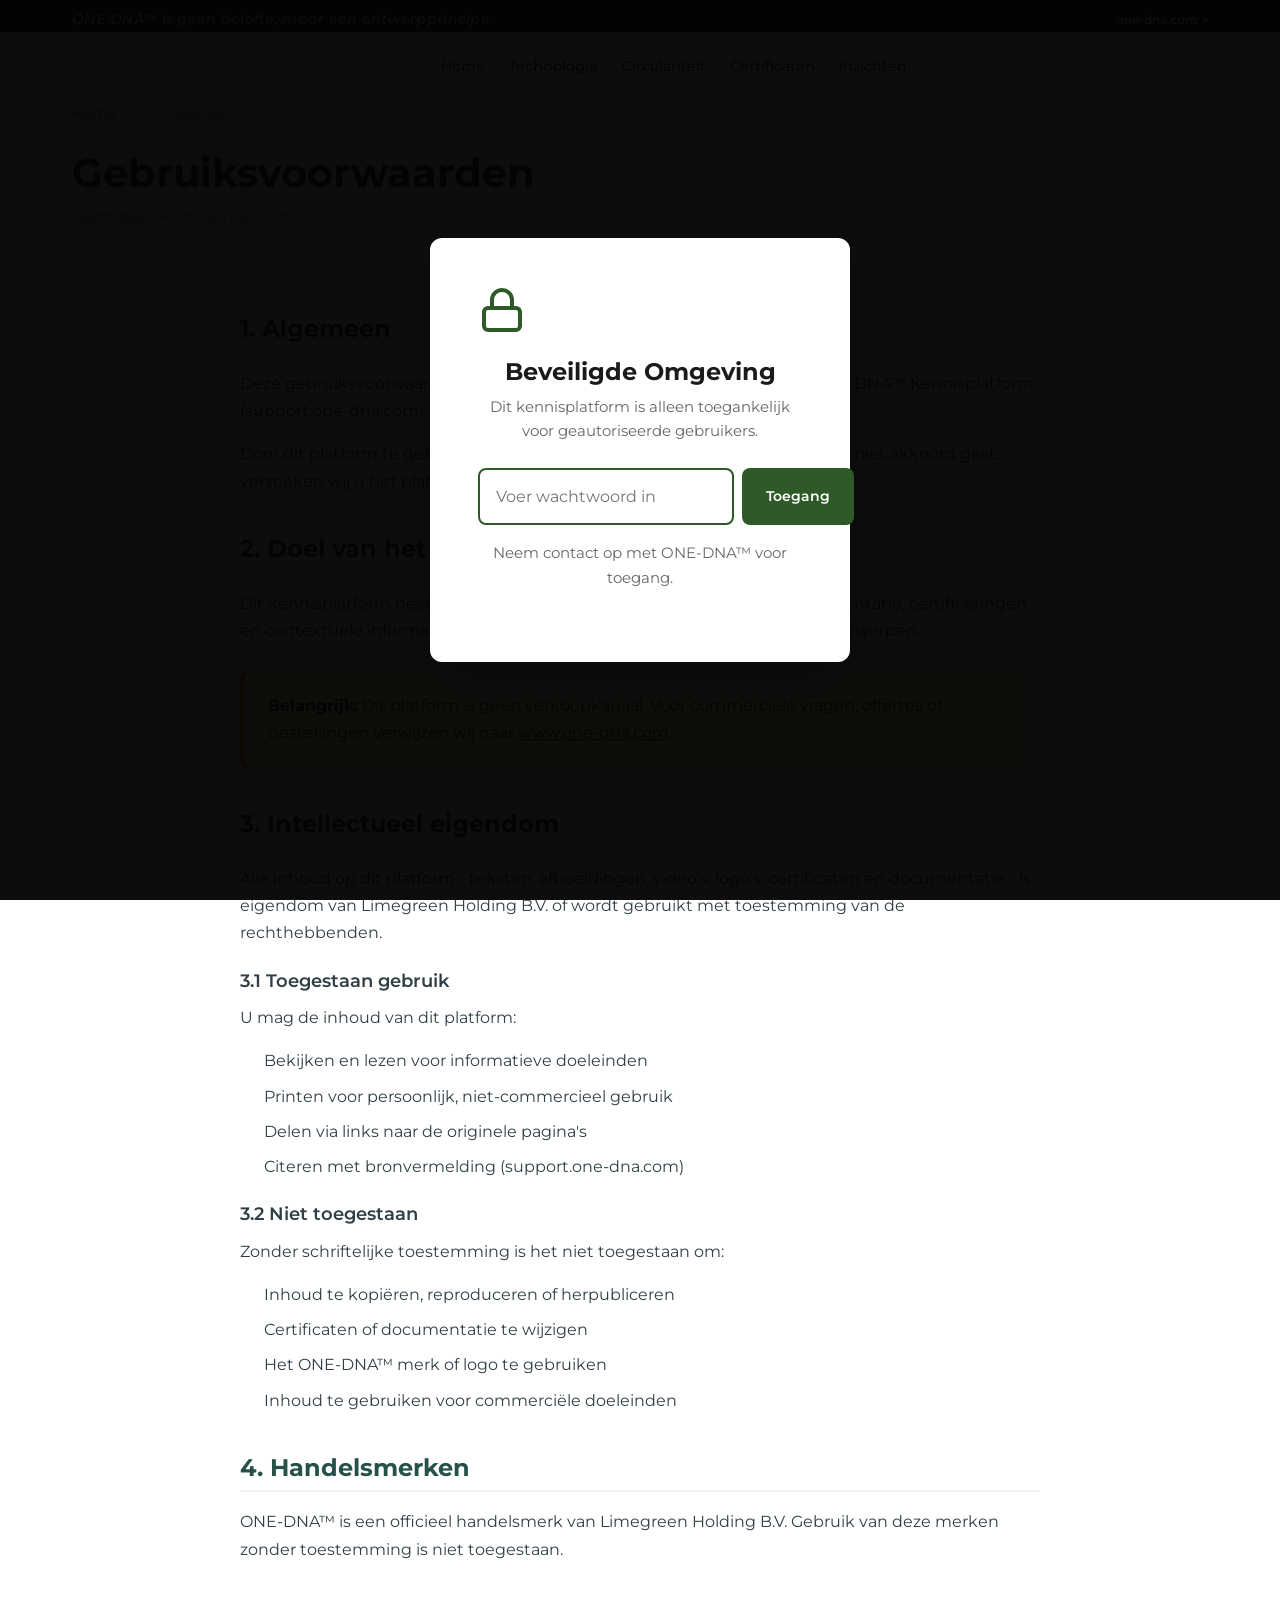
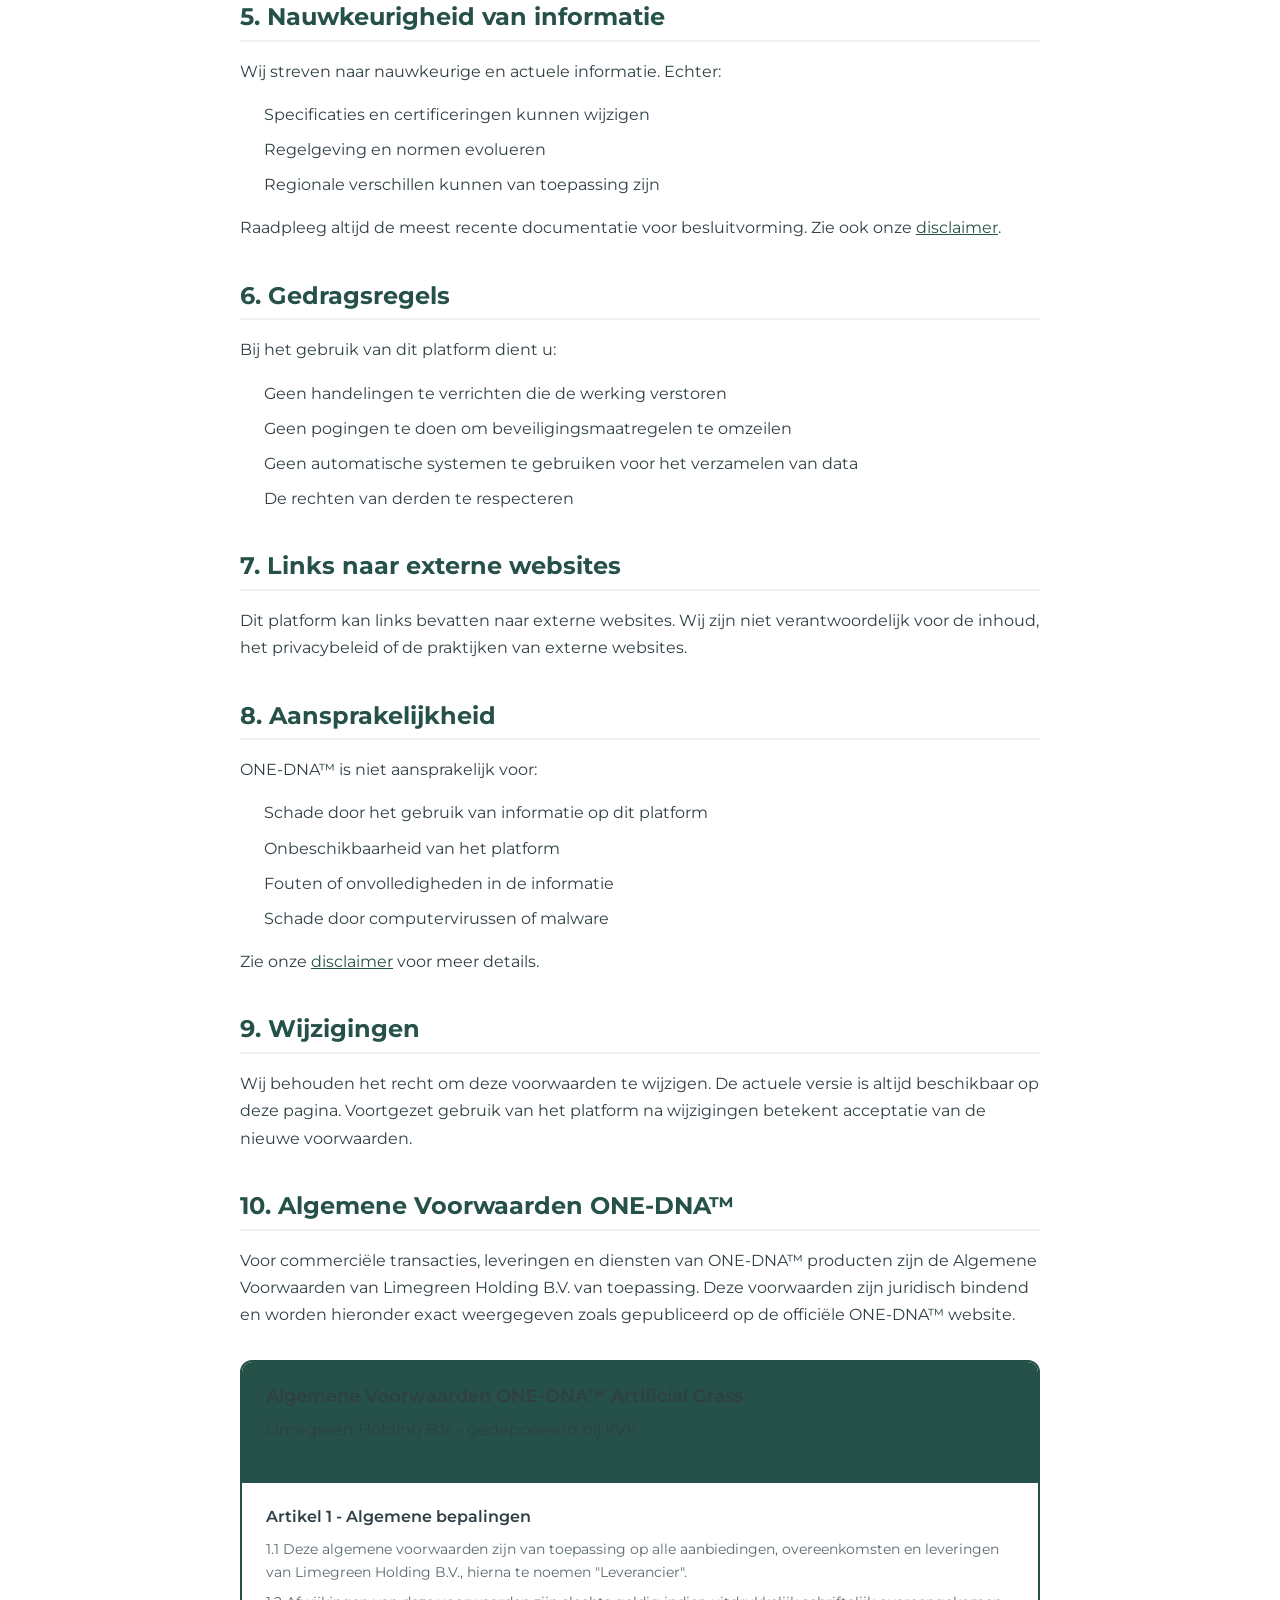
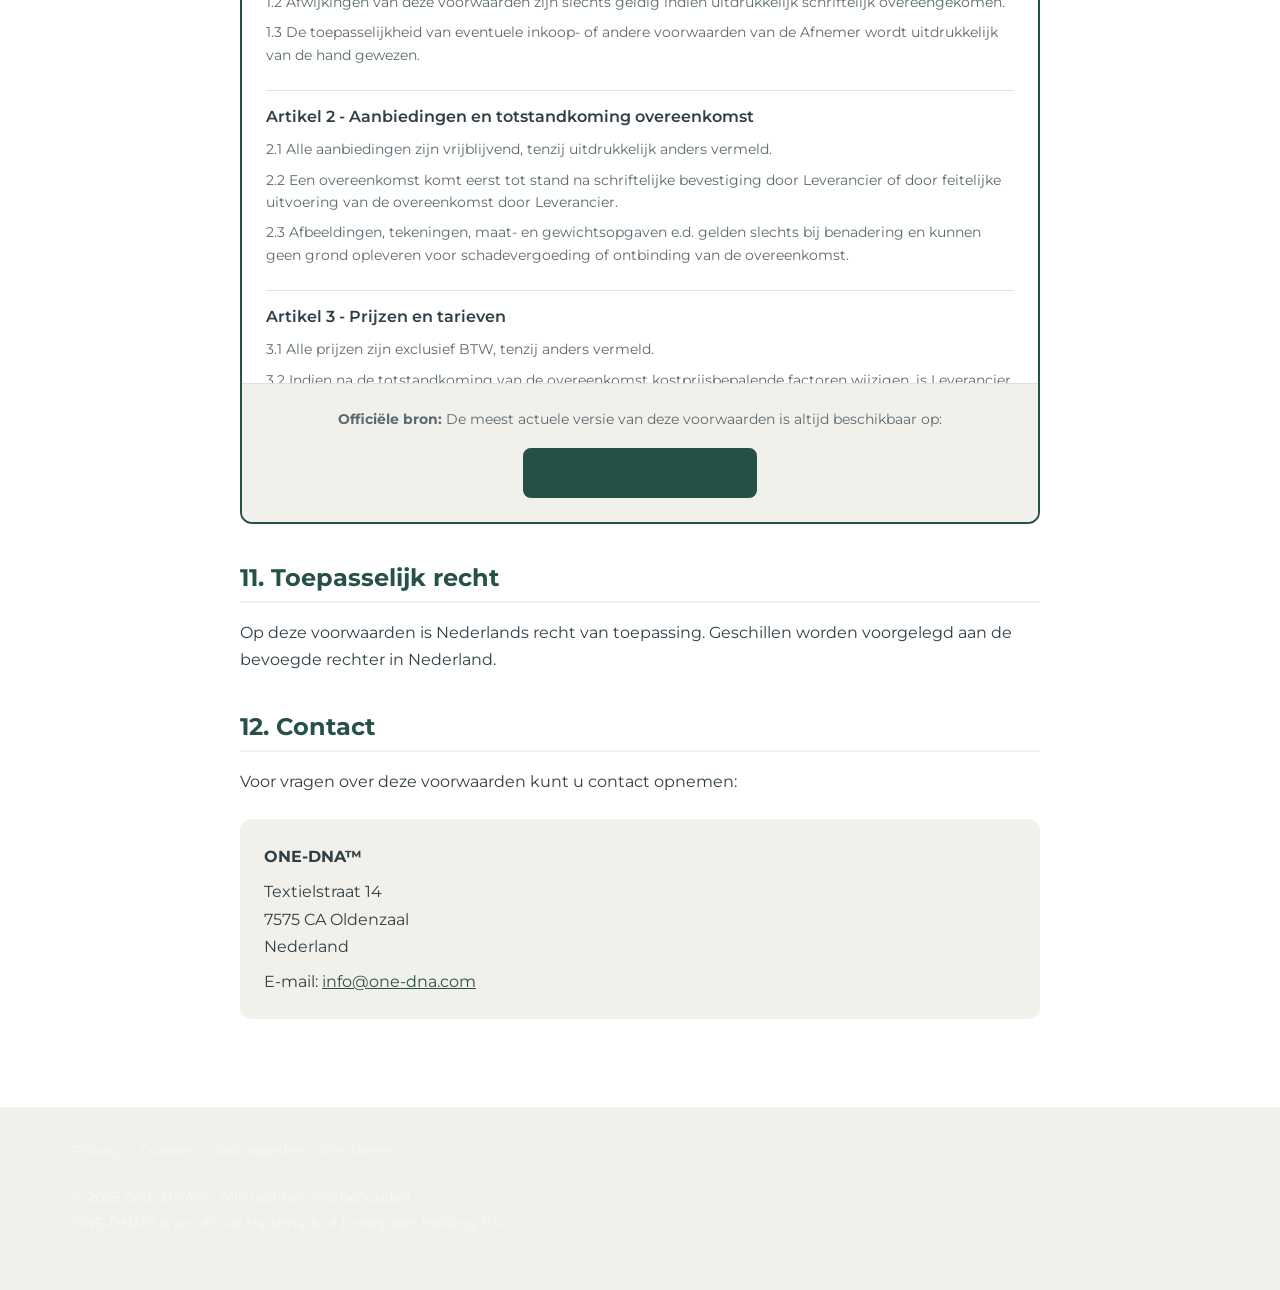
<file: terms.html>
<!DOCTYPE html>
<html lang="nl">
<head>
    <meta charset="UTF-8">
    <meta name="viewport" content="width=device-width, initial-scale=1.0">

    <!-- Security Headers -->
    <meta http-equiv="X-Content-Type-Options" content="nosniff">
    <meta http-equiv="X-Frame-Options" content="SAMEORIGIN">
    <meta http-equiv="X-XSS-Protection" content="1; mode=block">

    <!-- SEO Meta Tags -->
    <meta name="description" content="Gebruiksvoorwaarden ONE-DNA™ Kennisplatform. Voorwaarden voor het gebruik van dit informatieplatform.">
    <meta name="robots" content="noindex, follow">

    <!-- Canonical -->
    <link rel="canonical" href="https://support.one-dna.com/terms.html">

    <title>Gebruiksvoorwaarden | ONE-DNA™ Kennisplatform</title>

    <!-- Fonts -->
    <link rel="preconnect" href="https://fonts.googleapis.com">
    <link rel="preconnect" href="https://fonts.gstatic.com" crossorigin>
    <link href="https://fonts.googleapis.com/css2?family=Montserrat:wght@400;500;600;700;800&display=swap" rel="stylesheet">

    <!-- Styles -->
    <link rel="stylesheet" href="css/style.css">
</head>
<body>
    <script src="js/auth.js"></script>
    <!-- Skip Link -->
    <a href="#main-content" class="skip-link">Ga naar hoofdinhoud</a>

    <!-- Top Bar -->
    <div class="top-bar">
        <div class="container">
            <div class="top-bar__items">
                <span class="top-bar__item top-bar__item--statement" data-i18n="topbar_statement">ONE-DNA™ is geen belofte, maar een ontwerpprincipe</span>
            </div>
            <div class="top-bar__contact">
                <a href="https://www.one-dna.com" target="_blank" rel="noopener">one-dna.com ↗</a>
            </div>
        </div>
    </div>

    <!-- Header -->
    <header class="header" role="banner">
        <nav class="nav container" role="navigation" aria-label="Hoofdnavigatie">
            <div class="nav__logo">
                <a href="index.html" class="logo-link" title="ONE-DNA™ Home">
                    <img src="assets/images/Logo-ONE-DNA-2023-registeredTM.png" alt="ONE-DNA™" class="logo-img" width="160" height="36">
                </a>
            </div>

            <ul class="nav__menu" id="main-nav">
                <li class="nav__item">
                    <a href="index.html" class="nav__link" data-i18n="nav_home">Home</a>
                </li>
                <li class="nav__item">
                    <a href="products.html" class="nav__link" data-i18n="nav_technology">Technologie</a>
                </li>
                <li class="nav__item nav__item--dropdown">
                    <a href="circularity.html" class="nav__link" data-i18n="nav_circularity">Circulariteit</a>
                    <div class="nav__dropdown">
                        <a href="circularity.html#context" class="nav__dropdown-item" data-i18n="nav_background">Achtergrond</a>
                        <a href="circularity.html#take-back" class="nav__dropdown-item" data-i18n="nav_takeback">Take-back Systeem</a>
                        <a href="circularity.html#partners" class="nav__dropdown-item" data-i18n="nav_partners">Partners</a>
                    </div>
                </li>
                <li class="nav__item nav__item--dropdown">
                    <a href="documentation.html" class="nav__link" data-i18n="nav_certificates">Certificaten</a>
                    <div class="nav__dropdown">
                        <a href="documentation.html#algemeen" class="nav__dropdown-item" data-i18n="nav_general_certs">Algemene Certificaten</a>
                        <a href="documentation.html#product" class="nav__dropdown-item" data-i18n="nav_product_certs">Productcertificaten</a>
                    </div>
                </li>
                <li class="nav__item">
                    <a href="blog.html" class="nav__link" data-i18n="nav_insights">Inzichten</a>
                </li>
            </ul>

            <div class="nav__actions">
                <button class="nav__toggle" onclick="toggleMobileMenu()" aria-label="Menu openen">
                    <span></span><span></span><span></span>
                </button>
            </div>
        </nav>
    </header>

    <!-- Mobile Navigation -->
    <div class="mobile-nav" id="mobile-nav" aria-hidden="true">
        <div class="mobile-nav__content">
            <ul class="mobile-nav__menu">
                <li><a href="index.html" data-i18n="nav_home">Home</a></li>
                <li><a href="products.html" data-i18n="nav_technology">Technologie</a></li>
                <li><a href="circularity.html" data-i18n="nav_circularity">Circulariteit</a></li>
                <li><a href="documentation.html" data-i18n="nav_certificates">Certificaten</a></li>
                <li><a href="blog.html" data-i18n="nav_insights">Inzichten</a></li>
            </ul>
            <div class="mobile-nav__cta">
                <a href="https://www.one-dna.com" target="_blank" rel="noopener" class="btn btn-secondary btn-block">Commerciële site ↗</a>
            </div>
        </div>
    </div>

    <main id="main-content" role="main">
        <!-- Page Header -->
        <section class="legal-hero">
            <div class="container">
                <nav class="breadcrumbs" aria-label="Breadcrumb">
                    <a href="index.html">Home</a>
                    <span>/</span>
                    <span>Voorwaarden</span>
                </nav>
                <h1>Gebruiksvoorwaarden</h1>
                <p class="legal-hero__date">Laatst bijgewerkt: februari 2025</p>
            </div>
        </section>

        <!-- Legal Content -->
        <section class="legal-content">
            <div class="container">
                <div class="legal-body">

                    <h2>1. Algemeen</h2>
                    <p>
                        Deze gebruiksvoorwaarden zijn van toepassing op het gebruik van het
                        ONE-DNA™ Kennisplatform (support.one-dna.com), beheerd door Limegreen Holding B.V.
                    </p>
                    <p>
                        Door dit platform te gebruiken, gaat u akkoord met deze voorwaarden.
                        Als u niet akkoord gaat, verzoeken wij u het platform niet te gebruiken.
                    </p>

                    <h2>2. Doel van het platform</h2>
                    <p>
                        Dit kennisplatform heeft een informatief doel. Het biedt technische
                        documentatie, certificeringen en contextuele informatie over kunstgras,
                        circulariteit en gerelateerde onderwerpen.
                    </p>
                    <div class="legal-info-box legal-info-box--highlight">
                        <p>
                            <strong>Belangrijk:</strong> Dit platform is geen verkoopkanaal.
                            Voor commerciële vragen, offertes of bestellingen verwijzen wij naar
                            <a href="https://www.one-dna.com" target="_blank" rel="noopener">www.one-dna.com</a>.
                        </p>
                    </div>

                    <h2>3. Intellectueel eigendom</h2>
                    <p>
                        Alle inhoud op dit platform - teksten, afbeeldingen, video's, logo's,
                        certificaten en documentatie - is eigendom van Limegreen Holding B.V. of wordt
                        gebruikt met toestemming van de rechthebbenden.
                    </p>

                    <h3>3.1 Toegestaan gebruik</h3>
                    <p>U mag de inhoud van dit platform:</p>
                    <ul>
                        <li>Bekijken en lezen voor informatieve doeleinden</li>
                        <li>Printen voor persoonlijk, niet-commercieel gebruik</li>
                        <li>Delen via links naar de originele pagina's</li>
                        <li>Citeren met bronvermelding (support.one-dna.com)</li>
                    </ul>

                    <h3>3.2 Niet toegestaan</h3>
                    <p>Zonder schriftelijke toestemming is het niet toegestaan om:</p>
                    <ul>
                        <li>Inhoud te kopiëren, reproduceren of herpubliceren</li>
                        <li>Certificaten of documentatie te wijzigen</li>
                        <li>Het ONE-DNA™ merk of logo te gebruiken</li>
                        <li>Inhoud te gebruiken voor commerciële doeleinden</li>
                    </ul>

                    <h2>4. Handelsmerken</h2>
                    <p>
                        ONE-DNA™ is een officieel handelsmerk van Limegreen Holding B.V.
                        Gebruik van deze merken zonder toestemming is niet toegestaan.
                    </p>

                    <h2>5. Nauwkeurigheid van informatie</h2>
                    <p>
                        Wij streven naar nauwkeurige en actuele informatie. Echter:
                    </p>
                    <ul>
                        <li>Specificaties en certificeringen kunnen wijzigen</li>
                        <li>Regelgeving en normen evolueren</li>
                        <li>Regionale verschillen kunnen van toepassing zijn</li>
                    </ul>
                    <p>
                        Raadpleeg altijd de meest recente documentatie voor besluitvorming.
                        Zie ook onze <a href="disclaimer.html">disclaimer</a>.
                    </p>

                    <h2>6. Gedragsregels</h2>
                    <p>Bij het gebruik van dit platform dient u:</p>
                    <ul>
                        <li>Geen handelingen te verrichten die de werking verstoren</li>
                        <li>Geen pogingen te doen om beveiligingsmaatregelen te omzeilen</li>
                        <li>Geen automatische systemen te gebruiken voor het verzamelen van data</li>
                        <li>De rechten van derden te respecteren</li>
                    </ul>

                    <h2>7. Links naar externe websites</h2>
                    <p>
                        Dit platform kan links bevatten naar externe websites. Wij zijn niet
                        verantwoordelijk voor de inhoud, het privacybeleid of de praktijken
                        van externe websites.
                    </p>

                    <h2>8. Aansprakelijkheid</h2>
                    <p>
                        ONE-DNA™ is niet aansprakelijk voor:
                    </p>
                    <ul>
                        <li>Schade door het gebruik van informatie op dit platform</li>
                        <li>Onbeschikbaarheid van het platform</li>
                        <li>Fouten of onvolledigheden in de informatie</li>
                        <li>Schade door computervirussen of malware</li>
                    </ul>
                    <p>
                        Zie onze <a href="disclaimer.html">disclaimer</a> voor meer details.
                    </p>

                    <h2>9. Wijzigingen</h2>
                    <p>
                        Wij behouden het recht om deze voorwaarden te wijzigen. De actuele
                        versie is altijd beschikbaar op deze pagina. Voortgezet gebruik van
                        het platform na wijzigingen betekent acceptatie van de nieuwe voorwaarden.
                    </p>

                    <h2>10. Algemene Voorwaarden ONE-DNA™</h2>
                    <p>
                        Voor commerciële transacties, leveringen en diensten van ONE-DNA™ producten
                        zijn de Algemene Voorwaarden van Limegreen Holding B.V. van toepassing. Deze voorwaarden
                        zijn juridisch bindend en worden hieronder exact weergegeven zoals gepubliceerd
                        op de officiële ONE-DNA™ website.
                    </p>

                    <div class="legal-embedded-terms">
                        <div class="legal-embedded-terms__header">
                            <h3>Algemene Voorwaarden ONE-DNA™ Artificial Grass</h3>
                            <p class="legal-embedded-terms__company">Limegreen Holding B.V. - gedeponeerd bij KVK</p>
                        </div>

                        <div class="legal-embedded-terms__content">
                            <h4>Artikel 1 - Algemene bepalingen</h4>
                            <p>1.1 Deze algemene voorwaarden zijn van toepassing op alle aanbiedingen, overeenkomsten en leveringen van Limegreen Holding B.V., hierna te noemen "Leverancier".</p>
                            <p>1.2 Afwijkingen van deze voorwaarden zijn slechts geldig indien uitdrukkelijk schriftelijk overeengekomen.</p>
                            <p>1.3 De toepasselijkheid van eventuele inkoop- of andere voorwaarden van de Afnemer wordt uitdrukkelijk van de hand gewezen.</p>

                            <h4>Artikel 2 - Aanbiedingen en totstandkoming overeenkomst</h4>
                            <p>2.1 Alle aanbiedingen zijn vrijblijvend, tenzij uitdrukkelijk anders vermeld.</p>
                            <p>2.2 Een overeenkomst komt eerst tot stand na schriftelijke bevestiging door Leverancier of door feitelijke uitvoering van de overeenkomst door Leverancier.</p>
                            <p>2.3 Afbeeldingen, tekeningen, maat- en gewichtsopgaven e.d. gelden slechts bij benadering en kunnen geen grond opleveren voor schadevergoeding of ontbinding van de overeenkomst.</p>

                            <h4>Artikel 3 - Prijzen en tarieven</h4>
                            <p>3.1 Alle prijzen zijn exclusief BTW, tenzij anders vermeld.</p>
                            <p>3.2 Indien na de totstandkoming van de overeenkomst kostprijsbepalende factoren wijzigen, is Leverancier gerechtigd de prijs dienovereenkomstig aan te passen.</p>

                            <h4>Artikel 4 - Betaling</h4>
                            <p>4.1 Betaling dient te geschieden binnen 30 dagen na factuurdatum, tenzij schriftelijk anders overeengekomen.</p>
                            <p>4.2 Bij niet tijdige betaling is Afnemer van rechtswege in verzuim en is hij een rente verschuldigd van 1% per maand over het openstaande bedrag.</p>
                            <p>4.3 Alle door Leverancier gemaakte kosten ter inning van het verschuldigde, zowel gerechtelijke als buitengerechtelijke, komen voor rekening van Afnemer.</p>

                            <h4>Artikel 5 - Levering en leveringstijd</h4>
                            <p>5.1 Levering geschiedt af fabriek/magazijn, tenzij anders overeengekomen.</p>
                            <p>5.2 Opgegeven levertijden zijn indicatief en gelden nimmer als fatale termijn.</p>
                            <p>5.3 Overschrijding van de levertijd geeft Afnemer geen recht op schadevergoeding of ontbinding van de overeenkomst.</p>

                            <h4>Artikel 6 - Eigendomsvoorbehoud</h4>
                            <p>6.1 Geleverde zaken blijven eigendom van Leverancier totdat Afnemer volledig aan al zijn betalingsverplichtingen heeft voldaan.</p>
                            <p>6.2 Afnemer is niet bevoegd de onder eigendomsvoorbehoud geleverde zaken te verpanden of anderszins te bezwaren.</p>

                            <h4>Artikel 7 - Reclames</h4>
                            <p>7.1 Reclames dienen binnen 8 dagen na levering schriftelijk bij Leverancier te worden ingediend.</p>
                            <p>7.2 Na het verstrijken van deze termijn wordt Afnemer geacht het geleverde volledig te hebben goedgekeurd.</p>
                            <p>7.3 Reclames schorten de betalingsverplichting van Afnemer niet op.</p>

                            <h4>Artikel 8 - Garantie</h4>
                            <p>8.1 Leverancier garandeert dat de geleverde zaken voldoen aan de gebruikelijke eisen en normen die daaraan redelijkerwijs gesteld kunnen worden.</p>
                            <p>8.2 De garantietermijn bedraagt de in de productdocumentatie vermelde periode, tenzij schriftelijk anders overeengekomen.</p>
                            <p>8.3 Garantie vervalt indien het gebrek is ontstaan door onoordeelkundig gebruik, externe oorzaken of wijzigingen aan het product.</p>

                            <h4>Artikel 9 - Aansprakelijkheid</h4>
                            <p>9.1 De aansprakelijkheid van Leverancier is beperkt tot het factuurbedrag van de betreffende overeenkomst.</p>
                            <p>9.2 Leverancier is nimmer aansprakelijk voor indirecte schade, waaronder begrepen gevolgschade, gederfde winst en gemiste besparingen.</p>

                            <h4>Artikel 10 - Overmacht</h4>
                            <p>10.1 In geval van overmacht is Leverancier gerechtigd de overeenkomst op te schorten of te ontbinden zonder tot enige schadevergoeding gehouden te zijn.</p>
                            <p>10.2 Onder overmacht wordt verstaan elke omstandigheid buiten de wil van Leverancier die nakoming van de overeenkomst tijdelijk of blijvend verhindert.</p>

                            <h4>Artikel 11 - Toepasselijk recht en geschillen</h4>
                            <p>11.1 Op alle overeenkomsten is Nederlands recht van toepassing.</p>
                            <p>11.2 Geschillen worden voorgelegd aan de bevoegde rechter te Almelo, tenzij dwingend recht anders voorschrijft.</p>
                        </div>

                        <div class="legal-embedded-terms__footer">
                            <p>
                                <strong>Officiële bron:</strong> De meest actuele versie van deze voorwaarden is altijd beschikbaar op:
                            </p>
                            <a href="https://one-dna.com/nl/terms-conditions/" target="_blank" rel="noopener" class="btn btn-primary">
                                Bekijk op one-dna.com →
                            </a>
                        </div>
                    </div>

                    <h2>11. Toepasselijk recht</h2>
                    <p>
                        Op deze voorwaarden is Nederlands recht van toepassing. Geschillen
                        worden voorgelegd aan de bevoegde rechter in Nederland.
                    </p>

                    <h2>12. Contact</h2>
                    <p>
                        Voor vragen over deze voorwaarden kunt u contact opnemen:
                    </p>
                    <div class="legal-info-box">
                        <p><strong>ONE-DNA™</strong></p>
                        <p>Textielstraat 14<br>7575 CA Oldenzaal<br>Nederland</p>
                        <p>E-mail: <a href="mailto:info@one-dna.com">info@one-dna.com</a></p>
                    </div>

                </div>
            </div>
        </section>
    </main>

    <!-- Footer (simplified for legal pages) -->
    <footer class="footer footer--simple" role="contentinfo">
        <div class="container">
            <div class="footer__legal">
                <div class="footer__legal-links">
                    <a href="privacy.html">Privacy</a>
                    <a href="cookies.html">Cookies</a>
                    <a href="terms.html" aria-current="page">Voorwaarden</a>
                    <a href="disclaimer.html">Disclaimer</a>
                </div>
                <div class="footer__copyright">
                    <p>&copy; 2025 ONE-DNA™ - Alle rechten voorbehouden</p>
                    <p class="footer__tm">ONE-DNA™ is an official trademark of Limegreen Holding B.V.</p>
                </div>
            </div>
        </div>
    </footer>

    <!-- Scripts -->
    <script src="js/main.js"></script>
</body>
</html>
</file>
<file: css/style.css>
/* ================================
   ONE-DNA™ Knowledge Platform
   Mobile-First CSS
   ================================ */

/* ================================
   CSS Custom Properties
   ================================ */
:root {
    /* Brand Colors - ONE-DNA */
    --color-primary: #265149;
    --color-primary-dark: #1d3f39;
    --color-primary-light: #2d6157;
    --color-secondary: #569e82;
    --color-accent: #50C878;

    /* Neutral Colors */
    --color-dark: #2f3f45;
    --color-text: #2f3f45;
    --color-text-light: #5a6a70;
    --color-text-muted: #7a8a90;
    --color-background: #ffffff;
    --color-background-alt: #f2f0eb;
    --color-background-dark: #1a2a2e;
    --color-border: #e0e0e0;
    --color-border-light: #f0f0f0;

    /* Semantic Colors */
    --color-success: #10b981;
    --color-warning: #f59e0b;
    --color-error: #ef4444;

    /* Typography */
    --font-family: 'Montserrat', -apple-system, BlinkMacSystemFont, 'Segoe UI', Roboto, sans-serif;
    --font-size-xs: 0.75rem;
    --font-size-sm: 0.875rem;
    --font-size-base: 1rem;
    --font-size-lg: 1.125rem;
    --font-size-xl: 1.25rem;
    --font-size-2xl: 1.5rem;
    --font-size-3xl: 2rem;
    --font-size-4xl: 2.5rem;
    --font-size-5xl: 3rem;

    /* Spacing (8px grid) */
    --spacing-1: 0.25rem;
    --spacing-2: 0.5rem;
    --spacing-3: 0.75rem;
    --spacing-4: 1rem;
    --spacing-5: 1.25rem;
    --spacing-6: 1.5rem;
    --spacing-8: 2rem;
    --spacing-10: 2.5rem;
    --spacing-12: 3rem;
    --spacing-16: 4rem;
    --spacing-20: 5rem;
    --spacing-24: 6rem;

    /* Border Radius */
    --radius-sm: 4px;
    --radius-md: 8px;
    --radius-lg: 12px;
    --radius-xl: 16px;
    --radius-2xl: 24px;
    --radius-full: 9999px;

    /* Shadows */
    --shadow-sm: 0 1px 2px rgba(0, 0, 0, 0.05);
    --shadow-md: 0 4px 6px rgba(0, 0, 0, 0.07);
    --shadow-lg: 0 10px 15px rgba(0, 0, 0, 0.1);
    --shadow-xl: 0 20px 25px rgba(0, 0, 0, 0.1);

    /* Transitions */
    --transition-fast: 150ms ease;
    --transition-base: 250ms ease;
    --transition-slow: 350ms ease;

    /* Z-Index Scale */
    --z-dropdown: 100;
    --z-sticky: 200;
    --z-overlay: 300;
    --z-modal: 400;
    --z-toast: 500;

    /* Header Height */
    --header-height: 70px;
}

/* ================================
   CSS Reset
   ================================ */
*, *::before, *::after {
    box-sizing: border-box;
    margin: 0;
    padding: 0;
}

html {
    scroll-behavior: smooth;
    -webkit-text-size-adjust: 100%;
}

body {
    font-family: var(--font-family);
    font-size: var(--font-size-base);
    line-height: 1.6;
    color: var(--color-text);
    background-color: var(--color-background);
    -webkit-font-smoothing: antialiased;
    -moz-osx-font-smoothing: grayscale;
}

img, picture, video, canvas, svg {
    display: block;
    max-width: 100%;
    height: auto;
}

input, button, textarea, select {
    font: inherit;
}

a {
    color: var(--color-primary);
    text-decoration: none;
    transition: color var(--transition-fast);
}

a:hover {
    color: var(--color-primary-dark);
}

ul, ol {
    list-style: none;
}

/* ================================
   Typography - Consistent Brand Headings
   ================================ */
h1, h2, h3, h4, h5, h6 {
    font-family: 'Montserrat', sans-serif;
    font-weight: 800;
    line-height: 1.2;
    color: var(--color-text);
}

h1 {
    font-size: var(--font-size-3xl);
    font-weight: 800;
    color: var(--color-text);
}

h2 {
    font-size: var(--font-size-2xl);
    font-weight: 700;
    color: var(--color-primary);
}

h3 {
    font-size: var(--font-size-xl);
    font-weight: 700;
    color: var(--color-primary);
}

h4 {
    font-size: var(--font-size-lg);
    font-weight: 600;
    color: var(--color-text);
}

@media (min-width: 768px) {
    h1 { font-size: var(--font-size-4xl); }
    h2 { font-size: var(--font-size-3xl); }
    h3 { font-size: var(--font-size-2xl); }
}

@media (min-width: 1024px) {
    h1 { font-size: 3.5rem; }
    h2 { font-size: var(--font-size-4xl); }
}

/* Heading highlight spans */
h1 .highlight,
h2 .highlight {
    color: var(--color-primary);
    display: block;
}

.section-title {
    text-align: center;
    margin-bottom: var(--spacing-6);
}

.section-subtitle {
    text-align: center;
    color: var(--color-text-light);
    margin-bottom: var(--spacing-16);
    font-size: var(--font-size-lg);
    max-width: 800px;
    margin-left: auto;
    margin-right: auto;
}

/* ================================
   Layout
   ================================ */
.container {
    width: 100%;
    max-width: 1200px;
    margin: 0 auto;
    padding: 0 var(--spacing-4);
}

@media (min-width: 768px) {
    .container {
        padding: 0 var(--spacing-8);
    }
}

/* ================================
   Buttons
   ================================ */
.btn {
    display: inline-flex;
    align-items: center;
    justify-content: center;
    gap: var(--spacing-2);
    padding: var(--spacing-3) var(--spacing-6);
    border-radius: var(--radius-md);
    font-weight: 600;
    font-size: var(--font-size-sm);
    text-align: center;
    cursor: pointer;
    transition: all var(--transition-fast);
    border: 2px solid transparent;
    text-decoration: none;
}

.btn-primary {
    background-color: var(--color-primary);
    color: white;
    border-color: var(--color-primary);
}

.btn-primary:hover {
    background-color: var(--color-primary-dark);
    border-color: var(--color-primary-dark);
    color: white;
}

.btn-secondary {
    background-color: transparent;
    color: var(--color-primary);
    border-color: var(--color-primary);
}

.btn-secondary:hover {
    background-color: var(--color-primary);
    color: white;
}

.btn-outline {
    background-color: transparent;
    color: var(--color-text);
    border-color: var(--color-border);
}

.btn-outline:hover {
    border-color: var(--color-primary);
    color: var(--color-primary);
}

.btn-lg {
    padding: var(--spacing-4) var(--spacing-8);
    font-size: var(--font-size-base);
}

.btn-sm {
    padding: var(--spacing-2) var(--spacing-4);
    font-size: var(--font-size-xs);
}

.btn-block {
    width: 100%;
}

.btn-text {
    background: none;
    border: none;
    color: var(--color-text-light);
    padding: var(--spacing-2);
}

.btn-text:hover {
    color: var(--color-primary);
}

/* ================================
   Header & Navigation
   ================================ */
.header {
    position: fixed;
    top: 0;
    left: 0;
    right: 0;
    height: var(--header-height);
    background-color: rgba(255, 255, 255, 0.98);
    backdrop-filter: blur(10px);
    z-index: var(--z-sticky);
    border-bottom: 1px solid var(--color-border-light);
    transition: box-shadow var(--transition-base);
}

.header.scrolled {
    box-shadow: var(--shadow-md);
}

.nav {
    display: flex;
    justify-content: space-between;
    align-items: center;
    height: 100%;
}

.nav__logo {
    flex-shrink: 0;
}

.logo-img {
    height: 40px;
    width: auto;
}

@media (min-width: 768px) {
    .logo-img {
        height: 48px;
    }
}

/* Desktop Navigation Menu */
.nav__menu {
    display: none;
    align-items: center;
    gap: var(--spacing-6);
}

@media (min-width: 1024px) {
    .nav__menu {
        display: flex;
    }
}

.nav__item {
    position: relative;
}

.nav__link {
    display: block;
    padding: var(--spacing-2) 0;
    color: var(--color-text);
    font-weight: 500;
    font-size: var(--font-size-sm);
    transition: color var(--transition-fast);
}

.nav__link:hover,
.nav__link.active {
    color: var(--color-primary);
}

/* Navigation Dropdowns */
.nav__item--dropdown {
    position: relative;
}

.nav__dropdown {
    position: absolute;
    top: 100%;
    left: 50%;
    transform: translateX(-50%) translateY(10px);
    min-width: 200px;
    background-color: var(--color-background);
    border: 1px solid var(--color-border-light);
    border-radius: var(--radius-lg);
    box-shadow: var(--shadow-lg);
    padding: var(--spacing-2);
    opacity: 0;
    visibility: hidden;
    transition: all var(--transition-fast);
    z-index: var(--z-dropdown);
}

.nav__item--dropdown:hover .nav__dropdown {
    opacity: 1;
    visibility: visible;
    transform: translateX(-50%) translateY(0);
}

.nav__dropdown-item {
    display: block;
    padding: var(--spacing-3) var(--spacing-4);
    color: var(--color-text);
    font-size: var(--font-size-sm);
    border-radius: var(--radius-md);
    transition: background-color var(--transition-fast);
}

.nav__dropdown-item:hover {
    background-color: var(--color-background-alt);
    color: var(--color-primary);
}

/* Navigation Actions */
.nav__actions {
    display: flex;
    align-items: center;
    gap: var(--spacing-4);
}

.nav__item--cta {
    display: none;
}

@media (min-width: 1024px) {
    .nav__item--cta {
        display: block;
    }
}

/* Language Dropdown */
.lang-dropdown {
    position: relative;
}

.lang-toggle {
    display: flex;
    align-items: center;
    gap: var(--spacing-1);
    padding: var(--spacing-2) var(--spacing-3);
    background-color: var(--color-background-alt);
    border: 1px solid var(--color-border);
    border-radius: var(--radius-md);
    cursor: pointer;
    font-size: var(--font-size-sm);
    font-weight: 600;
    color: var(--color-text);
    transition: all var(--transition-fast);
}

.lang-toggle:hover {
    border-color: var(--color-primary);
    color: var(--color-primary);
}

.lang-toggle svg {
    transition: transform var(--transition-fast);
}

.lang-dropdown.active .lang-toggle svg {
    transform: rotate(180deg);
}

.lang-menu {
    position: absolute;
    top: calc(100% + var(--spacing-2));
    right: 0;
    min-width: 140px;
    background-color: var(--color-background);
    border: 1px solid var(--color-border-light);
    border-radius: var(--radius-md);
    box-shadow: var(--shadow-lg);
    opacity: 0;
    visibility: hidden;
    transform: translateY(-10px);
    transition: all var(--transition-fast);
    z-index: var(--z-dropdown);
}

.lang-dropdown.active .lang-menu {
    opacity: 1;
    visibility: visible;
    transform: translateY(0);
}

.lang-menu button {
    display: block;
    width: 100%;
    padding: var(--spacing-3) var(--spacing-4);
    background: none;
    border: none;
    text-align: left;
    font-size: var(--font-size-sm);
    color: var(--color-text);
    cursor: pointer;
    transition: background-color var(--transition-fast);
}

.lang-menu button:hover {
    background-color: var(--color-background-alt);
    color: var(--color-primary);
}

.lang-menu button:first-child {
    border-radius: var(--radius-md) var(--radius-md) 0 0;
}

.lang-menu button:last-child {
    border-radius: 0 0 var(--radius-md) var(--radius-md);
}

/* Mobile Menu Toggle */
.nav__toggle {
    display: flex;
    flex-direction: column;
    gap: 5px;
    padding: var(--spacing-2);
    background: none;
    border: none;
    cursor: pointer;
}

@media (min-width: 1024px) {
    .nav__toggle {
        display: none;
    }
}

.nav__toggle span {
    display: block;
    width: 24px;
    height: 2px;
    background-color: var(--color-dark);
    transition: all var(--transition-fast);
}

.nav__toggle.active span:nth-child(1) {
    transform: rotate(45deg) translate(5px, 5px);
}

.nav__toggle.active span:nth-child(2) {
    opacity: 0;
}

.nav__toggle.active span:nth-child(3) {
    transform: rotate(-45deg) translate(5px, -5px);
}

/* Mobile Navigation Overlay */
.mobile-nav {
    position: fixed;
    top: var(--header-height);
    left: 0;
    right: 0;
    bottom: 0;
    background-color: var(--color-background);
    z-index: var(--z-overlay);
    overflow-y: auto;
    transform: translateX(100%);
    transition: transform var(--transition-base);
}

.mobile-nav.active {
    transform: translateX(0);
}

@media (min-width: 1024px) {
    .mobile-nav {
        display: none;
    }
}

.mobile-nav__content {
    padding: var(--spacing-8) var(--spacing-4);
}

.mobile-nav__menu > li {
    border-bottom: 1px solid var(--color-border-light);
}

.mobile-nav__menu > li > a {
    display: block;
    padding: var(--spacing-4) 0;
    font-weight: 600;
    color: var(--color-text);
    font-size: var(--font-size-lg);
}

.mobile-nav__group {
    padding: var(--spacing-4) 0;
}

.mobile-nav__label {
    display: block;
    font-weight: 600;
    color: var(--color-text);
    font-size: var(--font-size-lg);
    margin-bottom: var(--spacing-3);
}

.mobile-nav__group ul {
    padding-left: var(--spacing-4);
}

.mobile-nav__group ul li a {
    display: block;
    padding: var(--spacing-2) 0;
    color: var(--color-text-light);
    font-size: var(--font-size-base);
}

.mobile-nav__cta {
    margin-top: var(--spacing-8);
}

/* ================================
   Skip Link (Accessibility)
   ================================ */
.skip-link {
    position: absolute;
    top: -100px;
    left: var(--spacing-4);
    background: var(--color-primary);
    color: white;
    padding: var(--spacing-3) var(--spacing-4);
    border-radius: var(--radius-md);
    z-index: var(--z-toast);
    transition: top var(--transition-fast);
}

.skip-link:focus {
    top: var(--spacing-4);
    color: white;
}

/* ================================
   Cookie Banner
   ================================ */
.cookie-banner {
    position: fixed;
    bottom: 0;
    left: 0;
    right: 0;
    background: var(--color-dark);
    color: white;
    padding: var(--spacing-4);
    z-index: var(--z-modal);
    box-shadow: 0 -4px 20px rgba(0, 0, 0, 0.2);
}

.cookie-content {
    max-width: 1200px;
    margin: 0 auto;
    display: flex;
    flex-direction: column;
    gap: var(--spacing-4);
    text-align: center;
}

@media (min-width: 768px) {
    .cookie-content {
        flex-direction: row;
        justify-content: space-between;
        align-items: center;
        text-align: left;
    }
}

.cookie-content p {
    margin: 0;
    font-size: var(--font-size-sm);
}

.cookie-actions {
    display: flex;
    gap: var(--spacing-3);
    justify-content: center;
}

/* ================================
   Hero Section
   ================================ */
.hero {
    position: relative;
    min-height: 100vh;
    display: flex;
    align-items: center;
    padding: calc(var(--header-height) + var(--spacing-16)) 0 var(--spacing-16);
    overflow: hidden;
}

.hero__background {
    position: absolute;
    top: 0;
    left: 0;
    right: 0;
    bottom: 0;
    background: linear-gradient(135deg, var(--color-background-alt) 0%, var(--color-background) 50%, rgba(38, 81, 73, 0.05) 100%);
    z-index: -1;
}

.hero__content {
    max-width: 800px;
}

.hero__title {
    margin-bottom: var(--spacing-6);
    font-size: var(--font-size-3xl);
    line-height: 1.1;
}

@media (min-width: 768px) {
    .hero__title {
        font-size: var(--font-size-4xl);
    }
}

@media (min-width: 1024px) {
    .hero__title {
        font-size: var(--font-size-5xl);
    }
}

.hero__title--accent {
    color: var(--color-primary);
}

.hero__subtitle {
    font-size: var(--font-size-lg);
    color: var(--color-text-light);
    margin-bottom: var(--spacing-8);
    max-width: 600px;
}

@media (min-width: 768px) {
    .hero__subtitle {
        font-size: var(--font-size-xl);
    }
}

.hero__cta {
    display: flex;
    flex-direction: column;
    gap: var(--spacing-4);
}

@media (min-width: 480px) {
    .hero__cta {
        flex-direction: row;
    }
}

/* ================================
   Trust Bar
   ================================ */
.trust-bar {
    background-color: var(--color-background);
    padding: var(--spacing-6) 0;
    border-bottom: 1px solid var(--color-border-light);
}

.trust-bar__grid {
    display: grid;
    grid-template-columns: repeat(2, 1fr);
    gap: var(--spacing-4);
}

@media (min-width: 768px) {
    .trust-bar__grid {
        grid-template-columns: repeat(4, 1fr);
        gap: var(--spacing-8);
    }
}

.trust-bar__item {
    display: flex;
    align-items: center;
    gap: var(--spacing-3);
}

.trust-bar__icon {
    flex-shrink: 0;
    width: 40px;
    height: 40px;
    display: flex;
    align-items: center;
    justify-content: center;
    background-color: var(--color-background-alt);
    border-radius: var(--radius-full);
    color: var(--color-primary);
}

.trust-bar__text {
    display: flex;
    flex-direction: column;
}

.trust-bar__text strong {
    font-size: var(--font-size-sm);
    color: var(--color-dark);
}

.trust-bar__text span {
    font-size: var(--font-size-xs);
    color: var(--color-text-light);
}

/* ================================
   Problem/Solution Section
   ================================ */
.problem-solution {
    padding: var(--spacing-16) 0;
    background-color: var(--color-background);
}

.problem-solution__grid {
    display: grid;
    gap: var(--spacing-8);
}

@media (min-width: 768px) {
    .problem-solution__grid {
        grid-template-columns: repeat(2, 1fr);
        gap: var(--spacing-10);
    }
}

.problem-solution__card {
    padding: var(--spacing-8);
    border-radius: var(--radius-xl);
    background-color: var(--color-background-alt);
}

.problem-solution__card--problem {
    border-left: 4px solid var(--color-text-light);
}

.problem-solution__card--solution {
    border-left: 4px solid var(--color-primary);
    background: linear-gradient(135deg, rgba(38, 81, 73, 0.05) 0%, var(--color-background-alt) 100%);
}

.problem-solution__icon {
    margin-bottom: var(--spacing-6);
    color: var(--color-text-light);
}

.problem-solution__card--solution .problem-solution__icon {
    color: var(--color-primary);
}

.problem-solution__card h2 {
    font-size: var(--font-size-xl);
    margin-bottom: var(--spacing-4);
}

@media (min-width: 768px) {
    .problem-solution__card h2 {
        font-size: var(--font-size-2xl);
    }
}

.problem-solution__lead {
    color: var(--color-text-light);
    margin-bottom: var(--spacing-6);
}

.problem-solution__list {
    display: flex;
    flex-direction: column;
    gap: var(--spacing-3);
}

.problem-solution__list li {
    position: relative;
    padding-left: var(--spacing-6);
    color: var(--color-text);
}

.problem-solution__list li::before {
    content: "✕";
    position: absolute;
    left: 0;
    color: var(--color-error);
    font-weight: bold;
}

.problem-solution__list--check li::before {
    content: "✓";
    color: var(--color-primary);
}

/* ================================
   Features Section
   ================================ */
.features {
    padding: var(--spacing-16) 0;
    background-color: var(--color-background-alt);
}

.features__header {
    margin-bottom: var(--spacing-12);
}

.features__grid {
    display: grid;
    gap: var(--spacing-6);
}

@media (min-width: 768px) {
    .features__grid {
        grid-template-columns: repeat(3, 1fr);
        gap: var(--spacing-8);
    }
}

.feature-card {
    background-color: var(--color-background);
    padding: var(--spacing-8);
    border-radius: var(--radius-xl);
    text-align: center;
    transition: all var(--transition-base);
    border: 1px solid var(--color-border-light);
}

.feature-card:hover {
    transform: translateY(-5px);
    box-shadow: var(--shadow-lg);
    border-color: var(--color-primary);
}

.feature-card__icon {
    display: inline-flex;
    align-items: center;
    justify-content: center;
    width: 80px;
    height: 80px;
    background-color: var(--color-background-alt);
    border-radius: var(--radius-full);
    margin-bottom: var(--spacing-6);
    color: var(--color-primary);
}

.feature-card__title {
    font-size: var(--font-size-lg);
    margin-bottom: var(--spacing-4);
}

.feature-card__text {
    color: var(--color-text-light);
    font-size: var(--font-size-sm);
    margin-bottom: var(--spacing-4);
}

.feature-card__link {
    font-weight: 600;
    font-size: var(--font-size-sm);
    color: var(--color-primary);
}

.feature-card__link:hover {
    text-decoration: underline;
}

/* ================================
   Evidence Section (Anti-Greenwashing)
   ================================ */
.evidence {
    padding: var(--spacing-16) 0;
    background-color: var(--color-background);
}

.evidence__block {
    max-width: 1000px;
    margin: 0 auto;
}

.evidence__title {
    text-align: center;
    margin-bottom: var(--spacing-10);
    color: var(--color-primary);
}

.evidence__grid {
    display: grid;
    gap: var(--spacing-6);
    margin-bottom: var(--spacing-10);
}

@media (min-width: 768px) {
    .evidence__grid {
        grid-template-columns: repeat(2, 1fr);
        gap: var(--spacing-8);
    }
}

.evidence__card {
    padding: var(--spacing-8);
    border-radius: var(--radius-xl);
    background-color: var(--color-background-alt);
}

.evidence__card h3 {
    font-size: var(--font-size-lg);
    margin-bottom: var(--spacing-6);
}

.evidence__card ul {
    display: flex;
    flex-direction: column;
    gap: var(--spacing-3);
}

.evidence__card li {
    position: relative;
    padding-left: var(--spacing-6);
    font-size: var(--font-size-sm);
}

.evidence__card--enables {
    border-left: 4px solid var(--color-primary);
}

.evidence__card--enables li::before {
    content: "✓";
    position: absolute;
    left: 0;
    color: var(--color-primary);
    font-weight: bold;
}

.evidence__card--limitations {
    border-left: 4px solid var(--color-text-light);
}

.evidence__card--limitations li::before {
    content: "•";
    position: absolute;
    left: 0;
    color: var(--color-text-light);
}

.evidence__refs {
    text-align: center;
    padding-top: var(--spacing-10);
    border-top: 1px solid var(--color-border);
}

.evidence__refs h4 {
    margin-bottom: var(--spacing-6);
    color: var(--color-dark);
}

.evidence__badges {
    display: flex;
    flex-wrap: wrap;
    gap: var(--spacing-2);
    justify-content: center;
    margin-bottom: var(--spacing-6);
}

.badge {
    display: inline-block;
    padding: var(--spacing-2) var(--spacing-4);
    background-color: var(--color-primary);
    color: white;
    border-radius: var(--radius-full);
    font-size: var(--font-size-xs);
    font-weight: 600;
    text-transform: uppercase;
    letter-spacing: 0.5px;
}

.evidence__note {
    font-size: var(--font-size-sm);
    color: var(--color-text-light);
    font-style: italic;
    max-width: 600px;
    margin: 0 auto;
}

/* ================================
   Products Preview Section
   ================================ */
.products-preview {
    padding: var(--spacing-16) 0;
    background-color: var(--color-background-alt);
}

.products-preview__header {
    margin-bottom: var(--spacing-12);
}

.products-preview__grid {
    display: grid;
    gap: var(--spacing-6);
    margin-bottom: var(--spacing-10);
}

@media (min-width: 768px) {
    .products-preview__grid {
        grid-template-columns: repeat(2, 1fr);
        gap: var(--spacing-8);
    }
}

.product-card {
    position: relative;
    background-color: var(--color-background);
    padding: var(--spacing-8);
    border-radius: var(--radius-xl);
    border: 2px solid var(--color-border-light);
    transition: all var(--transition-base);
}

.product-card:hover {
    border-color: var(--color-primary);
    box-shadow: var(--shadow-lg);
}

.product-card--featured {
    border-color: var(--color-primary);
    background: linear-gradient(135deg, rgba(38, 81, 73, 0.03) 0%, var(--color-background) 100%);
}

.product-card__badge {
    position: absolute;
    top: var(--spacing-4);
    right: var(--spacing-4);
    padding: var(--spacing-1) var(--spacing-3);
    background-color: var(--color-background-alt);
    color: var(--color-text);
    border-radius: var(--radius-full);
    font-size: var(--font-size-xs);
    font-weight: 600;
}

.product-card__badge--primary {
    background-color: var(--color-primary);
    color: white;
}

.product-card__title {
    font-size: var(--font-size-xl);
    margin-bottom: var(--spacing-4);
    color: var(--color-primary);
}

.product-card__desc {
    color: var(--color-text-light);
    margin-bottom: var(--spacing-6);
}

.product-card__specs {
    margin-bottom: var(--spacing-6);
    display: flex;
    flex-direction: column;
    gap: var(--spacing-2);
}

.product-card__specs li {
    font-size: var(--font-size-sm);
    color: var(--color-text);
}

.product-card__specs strong {
    color: var(--color-dark);
}

.products-preview__cta {
    text-align: center;
}

/* ================================
   Stats Section
   ================================ */
.stats {
    padding: var(--spacing-12) 0;
    background: linear-gradient(135deg, var(--color-primary) 0%, var(--color-primary-dark) 100%);
}

.stats__grid {
    display: grid;
    grid-template-columns: repeat(2, 1fr);
    gap: var(--spacing-6);
}

@media (min-width: 768px) {
    .stats__grid {
        grid-template-columns: repeat(4, 1fr);
        gap: var(--spacing-8);
    }
}

.stats__item {
    text-align: center;
    color: white;
}

.stats__number {
    display: block;
    font-size: var(--font-size-3xl);
    font-weight: 800;
    line-height: 1;
    margin-bottom: var(--spacing-2);
}

@media (min-width: 768px) {
    .stats__number {
        font-size: var(--font-size-4xl);
    }
}

.stats__label {
    font-size: var(--font-size-sm);
    opacity: 0.9;
}

.stats__footnote {
    text-align: center;
    margin-top: var(--spacing-8);
    font-size: var(--font-size-xs);
    color: rgba(255, 255, 255, 0.7);
}

/* ================================
   CTA Section
   ================================ */
.cta {
    padding: var(--spacing-16) 0;
    background-color: var(--color-background);
}

.cta__content {
    text-align: center;
    max-width: 700px;
    margin: 0 auto;
}

.cta__title {
    margin-bottom: var(--spacing-4);
}

.cta__text {
    color: var(--color-text-light);
    font-size: var(--font-size-lg);
    margin-bottom: var(--spacing-8);
}

.cta__buttons {
    display: flex;
    flex-direction: column;
    gap: var(--spacing-4);
    justify-content: center;
}

@media (min-width: 480px) {
    .cta__buttons {
        flex-direction: row;
    }
}

/* ================================
   Footer
   ================================ */
.footer {
    background-color: var(--color-dark);
    color: white;
    padding: var(--spacing-12) 0 var(--spacing-6);
}

.footer__main {
    display: grid;
    gap: var(--spacing-10);
    margin-bottom: var(--spacing-10);
    padding-bottom: var(--spacing-10);
    border-bottom: 1px solid rgba(255, 255, 255, 0.1);
}

@media (min-width: 768px) {
    .footer__main {
        grid-template-columns: 1fr 2fr;
        gap: var(--spacing-16);
    }
}

.footer__logo {
    height: 48px;
    width: auto;
    margin-bottom: var(--spacing-4);
}

.footer__tagline {
    color: rgba(255, 255, 255, 0.7);
    font-size: var(--font-size-sm);
    margin-bottom: var(--spacing-6);
}

.footer__social {
    display: flex;
    gap: var(--spacing-3);
}

.footer__social-link {
    display: flex;
    align-items: center;
    justify-content: center;
    width: 40px;
    height: 40px;
    background: rgba(255, 255, 255, 0.1);
    border-radius: var(--radius-full);
    color: white;
    transition: all var(--transition-fast);
}

.footer__social-link:hover {
    background: var(--color-primary);
    transform: translateY(-2px);
    color: white;
}

.footer__nav {
    display: grid;
    grid-template-columns: repeat(2, 1fr);
    gap: var(--spacing-8);
}

@media (min-width: 768px) {
    .footer__nav {
        grid-template-columns: repeat(3, 1fr);
    }
}

.footer__col h4 {
    color: white;
    font-size: var(--font-size-sm);
    font-weight: 600;
    margin-bottom: var(--spacing-4);
    text-transform: uppercase;
    letter-spacing: 0.5px;
}

.footer__col ul {
    display: flex;
    flex-direction: column;
    gap: var(--spacing-2);
}

.footer__col a {
    color: rgba(255, 255, 255, 0.7);
    font-size: var(--font-size-sm);
    transition: color var(--transition-fast);
}

.footer__col a:hover {
    color: white;
}

.footer__legal {
    padding-top: var(--spacing-8);
}

.footer__legal-links {
    display: flex;
    flex-wrap: wrap;
    gap: var(--spacing-4);
    margin-bottom: var(--spacing-6);
}

.footer__legal-links a {
    color: rgba(255, 255, 255, 0.5);
    font-size: var(--font-size-sm);
}

.footer__legal-links a:hover {
    color: white;
}

.footer__copyright {
    margin-bottom: var(--spacing-6);
}

.footer__copyright p {
    font-size: var(--font-size-sm);
    color: rgba(255, 255, 255, 0.5);
    margin-bottom: var(--spacing-1);
}

.footer__tm {
    font-size: var(--font-size-xs);
    color: rgba(255, 255, 255, 0.4);
}

.footer__notice {
    padding: var(--spacing-4);
    background: rgba(255, 255, 255, 0.05);
    border-radius: var(--radius-md);
}

.footer__notice p {
    font-size: var(--font-size-xs);
    color: rgba(255, 255, 255, 0.6);
    line-height: 1.6;
    margin: 0;
}

.footer__notice strong {
    color: rgba(255, 255, 255, 0.8);
}

/* ================================
   Page Headers
   ================================ */
.page-header {
    padding: calc(var(--header-height) + var(--spacing-16)) 0 var(--spacing-12);
    background: linear-gradient(135deg, var(--color-background-alt) 0%, var(--color-background) 100%);
    text-align: center;
}

.page-header h1 {
    margin-bottom: var(--spacing-4);
}

.page-header__subtitle {
    color: var(--color-text-light);
    font-size: var(--font-size-lg);
    max-width: 600px;
    margin: 0 auto;
}

/* Breadcrumbs */
.breadcrumbs {
    display: flex;
    flex-wrap: wrap;
    gap: var(--spacing-2);
    margin-bottom: var(--spacing-6);
    font-size: var(--font-size-sm);
}

.breadcrumbs a {
    color: var(--color-text-light);
}

.breadcrumbs span {
    color: var(--color-text-muted);
}

/* ================================
   Utility Classes
   ================================ */
.text-center { text-align: center; }
.text-left { text-align: left; }
.text-right { text-align: right; }

.text-primary { color: var(--color-primary); }
.text-muted { color: var(--color-text-light); }

.bg-primary { background-color: var(--color-primary); }
.bg-alt { background-color: var(--color-background-alt); }

.mt-4 { margin-top: var(--spacing-4); }
.mt-8 { margin-top: var(--spacing-8); }
.mb-4 { margin-bottom: var(--spacing-4); }
.mb-8 { margin-bottom: var(--spacing-8); }

.sr-only {
    position: absolute;
    width: 1px;
    height: 1px;
    padding: 0;
    margin: -1px;
    overflow: hidden;
    clip: rect(0, 0, 0, 0);
    white-space: nowrap;
    border: 0;
}

/* ================================
   Animation Classes
   ================================ */
@keyframes fadeIn {
    from { opacity: 0; }
    to { opacity: 1; }
}

@keyframes slideUp {
    from {
        opacity: 0;
        transform: translateY(20px);
    }
    to {
        opacity: 1;
        transform: translateY(0);
    }
}

.animate-fade-in {
    animation: fadeIn var(--transition-base) ease-out;
}

.animate-slide-up {
    animation: slideUp var(--transition-slow) ease-out;
}

/* Scroll Reveal */
[data-reveal] {
    opacity: 0;
    transform: translateY(20px);
    transition: opacity var(--transition-slow), transform var(--transition-slow);
}

[data-reveal].revealed {
    opacity: 1;
    transform: translateY(0);
}

/* ================================
   Print Styles
   ================================ */
@media print {
    .header,
    .footer,
    .cookie-banner,
    .mobile-nav,
    .btn {
        display: none !important;
    }

    body {
        font-size: 12pt;
        line-height: 1.5;
    }

    .hero {
        min-height: auto;
        padding: 2rem 0;
    }
}

/* ================================
   Product Detail Page
   ================================ */
.product-detail {
    padding: var(--spacing-16) 0;
    background-color: var(--color-background);
}

.product-detail--alt {
    background-color: var(--color-background-alt);
}

.product-detail__grid {
    display: grid;
    gap: var(--spacing-10);
}

@media (min-width: 1024px) {
    .product-detail__grid {
        grid-template-columns: 1.2fr 1fr;
        gap: var(--spacing-16);
        align-items: start;
    }
}

.product-detail__content h2 {
    font-size: var(--font-size-3xl);
    margin-bottom: var(--spacing-6);
    color: var(--color-primary);
}

.product-detail__lead {
    font-size: var(--font-size-lg);
    color: var(--color-text-light);
    margin-bottom: var(--spacing-8);
}

.product-detail__features {
    margin-bottom: var(--spacing-8);
}

.product-detail__features h3 {
    font-size: var(--font-size-lg);
    margin-bottom: var(--spacing-4);
}

.product-detail__features ul {
    display: flex;
    flex-direction: column;
    gap: var(--spacing-3);
}

.product-detail__features li {
    position: relative;
    padding-left: var(--spacing-6);
}

.product-detail__features li::before {
    content: "";
    position: absolute;
    left: 0;
    top: 0.5em;
    width: 8px;
    height: 8px;
    background-color: var(--color-primary);
    border-radius: 50%;
}

.product-detail__applications {
    margin-bottom: var(--spacing-8);
}

.product-detail__applications h3 {
    font-size: var(--font-size-lg);
    margin-bottom: var(--spacing-4);
}

.application-tags {
    display: flex;
    flex-wrap: wrap;
    gap: var(--spacing-2);
}

.application-tags span {
    display: inline-block;
    padding: var(--spacing-2) var(--spacing-4);
    background-color: var(--color-background-alt);
    border: 1px solid var(--color-border);
    border-radius: var(--radius-full);
    font-size: var(--font-size-sm);
    color: var(--color-text);
}

.product-detail__cta {
    display: flex;
    flex-wrap: wrap;
    gap: var(--spacing-4);
}

.specs-card {
    background-color: var(--color-background-alt);
    padding: var(--spacing-8);
    border-radius: var(--radius-xl);
    border: 1px solid var(--color-border-light);
    margin-bottom: var(--spacing-6);
}

.specs-card--featured {
    border-color: var(--color-primary);
    background: linear-gradient(135deg, rgba(38, 81, 73, 0.05) 0%, var(--color-background-alt) 100%);
}

.product-detail--alt .specs-card {
    background-color: var(--color-background);
}

.specs-card h3 {
    font-size: var(--font-size-lg);
    margin-bottom: var(--spacing-6);
    color: var(--color-primary);
}

.specs-table {
    width: 100%;
}

.specs-table tr {
    border-bottom: 1px solid var(--color-border-light);
}

.specs-table td {
    padding: var(--spacing-3) 0;
    font-size: var(--font-size-sm);
}

.specs-table td:first-child {
    color: var(--color-text-light);
    padding-right: var(--spacing-4);
}

.specs-table td:last-child {
    font-weight: 600;
    text-align: right;
}

.cert-badges {
    display: flex;
    flex-wrap: wrap;
    gap: var(--spacing-2);
}

/* ================================
   Product Comparison
   ================================ */
.product-comparison {
    padding: var(--spacing-16) 0;
    background-color: var(--color-background);
}

.comparison-table-wrapper {
    overflow-x: auto;
    margin-bottom: var(--spacing-8);
}

.comparison-table {
    width: 100%;
    min-width: 600px;
    border-collapse: collapse;
    background-color: var(--color-background);
    border-radius: var(--radius-lg);
    overflow: hidden;
    box-shadow: var(--shadow-md);
}

.comparison-table th,
.comparison-table td {
    padding: var(--spacing-4) var(--spacing-6);
    text-align: left;
    border-bottom: 1px solid var(--color-border-light);
}

.comparison-table th {
    background-color: var(--color-background-alt);
    font-weight: 600;
    font-size: var(--font-size-sm);
}

.comparison-table th:first-child {
    text-align: left;
}

.comparison-table td:first-child {
    font-weight: 500;
    color: var(--color-text);
}

.comparison-table .highlight-col {
    background-color: rgba(38, 81, 73, 0.05);
}

.comparison-table th.highlight-col {
    background-color: var(--color-primary);
    color: white;
}

.comparison-note {
    text-align: center;
    padding: var(--spacing-6);
    background-color: var(--color-background-alt);
    border-radius: var(--radius-lg);
}

.comparison-note p {
    font-size: var(--font-size-sm);
    color: var(--color-text-light);
    margin: 0;
}

/* ================================
   Content Sections (Circularity, etc.)
   ================================ */
.content-section {
    padding: var(--spacing-16) 0;
}

.content-section.bg-alt {
    background-color: var(--color-background-alt);
}

.content-grid {
    max-width: 800px;
}

.content-main h2 {
    margin-bottom: var(--spacing-6);
}

.content-lead {
    font-size: var(--font-size-lg);
    color: var(--color-text-light);
    margin-bottom: var(--spacing-6);
}

/* Solution Grid */
.solution-grid {
    display: grid;
    gap: var(--spacing-6);
}

@media (min-width: 768px) {
    .solution-grid {
        grid-template-columns: repeat(3, 1fr);
        gap: var(--spacing-8);
    }
}

.solution-card {
    background-color: var(--color-background);
    padding: var(--spacing-8);
    border-radius: var(--radius-xl);
    text-align: center;
    border: 1px solid var(--color-border-light);
    transition: all var(--transition-base);
}

.solution-card:hover {
    border-color: var(--color-primary);
    box-shadow: var(--shadow-md);
}

.solution-icon {
    display: inline-flex;
    align-items: center;
    justify-content: center;
    width: 80px;
    height: 80px;
    background-color: var(--color-background-alt);
    border-radius: var(--radius-full);
    margin-bottom: var(--spacing-6);
    color: var(--color-primary);
}

.solution-card h3 {
    font-size: var(--font-size-lg);
    margin-bottom: var(--spacing-4);
}

.solution-card p {
    color: var(--color-text-light);
    font-size: var(--font-size-sm);
}

/* Process Steps */
.process-steps {
    display: grid;
    gap: var(--spacing-6);
}

@media (min-width: 768px) {
    .process-steps {
        grid-template-columns: repeat(2, 1fr);
        gap: var(--spacing-8);
    }
}

@media (min-width: 1024px) {
    .process-steps {
        grid-template-columns: repeat(3, 1fr);
    }
}

.process-step {
    position: relative;
    padding: var(--spacing-8);
    padding-top: var(--spacing-12);
    background-color: var(--color-background-alt);
    border-radius: var(--radius-xl);
}

.content-section.bg-alt .process-step {
    background-color: var(--color-background);
}

.process-number {
    position: absolute;
    top: calc(-1 * var(--spacing-4));
    left: var(--spacing-8);
    width: 40px;
    height: 40px;
    display: flex;
    align-items: center;
    justify-content: center;
    background-color: var(--color-primary);
    color: white;
    font-weight: 700;
    font-size: var(--font-size-lg);
    border-radius: var(--radius-full);
}

.process-step h3 {
    font-size: var(--font-size-lg);
    margin-bottom: var(--spacing-3);
}

.process-step p {
    color: var(--color-text-light);
    font-size: var(--font-size-sm);
}

/* Partner Stats */
.partner-stats {
    display: grid;
    grid-template-columns: repeat(3, 1fr);
    gap: var(--spacing-6);
    margin-bottom: var(--spacing-10);
}

.partner-stat {
    text-align: center;
}

.partner-stat__number {
    display: block;
    font-size: var(--font-size-4xl);
    font-weight: 800;
    color: var(--color-primary);
    line-height: 1;
    margin-bottom: var(--spacing-2);
}

.partner-stat__label {
    font-size: var(--font-size-sm);
    color: var(--color-text-light);
}

.partner-cta {
    text-align: center;
}

.partner-cta p {
    max-width: 600px;
    margin: 0 auto var(--spacing-6);
    color: var(--color-text-light);
}

/* ================================
   Certification Cards
   ================================ */
.cert-grid {
    display: grid;
    gap: var(--spacing-6);
}

@media (min-width: 768px) {
    .cert-grid {
        grid-template-columns: repeat(2, 1fr);
        gap: var(--spacing-8);
    }
}

.cert-card {
    background-color: var(--color-background-alt);
    padding: var(--spacing-8);
    border-radius: var(--radius-xl);
    border: 1px solid var(--color-border-light);
}

.content-section.bg-alt .cert-card {
    background-color: var(--color-background);
}

.cert-card__header {
    margin-bottom: var(--spacing-4);
}

.cert-card__header .badge {
    margin-bottom: var(--spacing-2);
}

.cert-card h3 {
    font-size: var(--font-size-xl);
    color: var(--color-primary);
}

.cert-card > p {
    color: var(--color-text-light);
    margin-bottom: var(--spacing-6);
}

.cert-card__details {
    margin-bottom: var(--spacing-6);
    display: flex;
    flex-direction: column;
    gap: var(--spacing-2);
}

.cert-card__details li {
    font-size: var(--font-size-sm);
}

/* ================================
   Specs Tables (Full)
   ================================ */
.specs-overview {
    display: grid;
    gap: var(--spacing-8);
}

@media (min-width: 1024px) {
    .specs-overview {
        grid-template-columns: repeat(2, 1fr);
        gap: var(--spacing-10);
    }
}

.specs-product {
    background-color: var(--color-background);
    padding: var(--spacing-8);
    border-radius: var(--radius-xl);
    border: 1px solid var(--color-border-light);
}

.content-section.bg-alt .specs-product {
    background-color: var(--color-background);
}

.specs-product h3 {
    font-size: var(--font-size-xl);
    color: var(--color-primary);
    margin-bottom: var(--spacing-6);
}

.specs-table-full {
    width: 100%;
}

.specs-table-full tr {
    border-bottom: 1px solid var(--color-border-light);
}

.specs-table-full th,
.specs-table-full td {
    padding: var(--spacing-3) 0;
    font-size: var(--font-size-sm);
}

.specs-table-full th {
    text-align: left;
    font-weight: 500;
    color: var(--color-text-light);
    padding-right: var(--spacing-4);
    width: 50%;
}

.specs-table-full td {
    text-align: right;
    font-weight: 600;
}

.specs-download {
    text-align: center;
    margin-top: var(--spacing-12);
    padding-top: var(--spacing-12);
    border-top: 1px solid var(--color-border);
}

.specs-download p {
    max-width: 600px;
    margin: 0 auto var(--spacing-6);
    color: var(--color-text-light);
}

/* ================================
   Guide Cards
   ================================ */
.guide-grid {
    display: grid;
    gap: var(--spacing-6);
    margin-bottom: var(--spacing-10);
}

@media (min-width: 768px) {
    .guide-grid {
        grid-template-columns: repeat(2, 1fr);
        gap: var(--spacing-8);
    }
}

.guide-card {
    background-color: var(--color-background-alt);
    padding: var(--spacing-8);
    border-radius: var(--radius-xl);
    border-left: 4px solid var(--color-primary);
}

.guide-card h3 {
    font-size: var(--font-size-lg);
    margin-bottom: var(--spacing-3);
}

.guide-card > p {
    color: var(--color-text-light);
    margin-bottom: var(--spacing-4);
    font-size: var(--font-size-sm);
}

.guide-card ul {
    display: flex;
    flex-direction: column;
    gap: var(--spacing-2);
}

.guide-card li {
    position: relative;
    padding-left: var(--spacing-5);
    font-size: var(--font-size-sm);
    color: var(--color-text);
}

.guide-card li::before {
    content: "";
    position: absolute;
    left: 0;
    top: 0.5em;
    width: 6px;
    height: 6px;
    background-color: var(--color-primary);
    border-radius: 50%;
}

.guide-cta {
    text-align: center;
    padding: var(--spacing-8);
    background-color: var(--color-background-alt);
    border-radius: var(--radius-xl);
}

.guide-cta p {
    margin-bottom: var(--spacing-4);
    font-size: var(--font-size-sm);
}

/* ================================
   Badge Variants
   ================================ */
.badge--primary {
    background-color: var(--color-primary);
    color: white;
}

/* ================================
   Top Bar (Trust Signals)
   ================================ */
.top-bar {
    background-color: var(--color-primary);
    color: white;
    padding: var(--spacing-2) 0;
    font-size: var(--font-size-xs);
}

.top-bar .container {
    display: flex;
    justify-content: space-between;
    align-items: center;
    flex-wrap: wrap;
    gap: var(--spacing-2);
}

.top-bar__items {
    display: flex;
    flex-wrap: wrap;
    gap: var(--spacing-3);
}

@media (max-width: 767px) {
    .top-bar__items {
        display: none;
    }
}

.top-bar__item {
    opacity: 0.9;
}

.top-bar__item--usp {
    font-weight: 600;
    opacity: 1;
    background: rgba(255, 255, 255, 0.15);
    padding: var(--spacing-1) var(--spacing-3);
    border-radius: var(--radius-sm);
}

.top-bar__item--statement {
    font-weight: 500;
    font-style: italic;
    letter-spacing: 0.02em;
    font-size: var(--font-size-sm);
}

.top-bar__contact a {
    color: white;
    font-weight: 600;
}

.top-bar__contact a:hover {
    color: rgba(255, 255, 255, 0.8);
}

/* Adjust header position when top-bar is present */
.top-bar + .header {
    top: 32px;
}

@media (max-width: 767px) {
    .top-bar + .header {
        top: 0;
    }
}

/* Adjust page header padding when top-bar is present */
.top-bar ~ main .page-header {
    padding-top: calc(var(--header-height) + var(--spacing-16) + 32px);
}

@media (max-width: 767px) {
    .top-bar ~ main .page-header {
        padding-top: calc(var(--header-height) + var(--spacing-16));
    }
}

/* Adjust hero when top-bar is present */
.top-bar ~ main .hero {
    padding-top: calc(var(--header-height) + var(--spacing-16) + 32px);
}

@media (max-width: 767px) {
    .top-bar ~ main .hero {
        padding-top: calc(var(--header-height) + var(--spacing-16));
    }
}

/* Adjust mobile nav position */
.top-bar ~ .header + .mobile-nav {
    top: calc(var(--header-height) + 32px);
}

@media (max-width: 767px) {
    .top-bar ~ .header + .mobile-nav {
        top: var(--header-height);
    }
}

/* ================================
   Problem Section (Neuro-copywriting)
   ================================ */
.problem-section {
    padding: var(--spacing-16) 0;
    background-color: var(--color-background);
}

.problem-section__grid {
    display: grid;
    gap: var(--spacing-8);
}

@media (min-width: 768px) {
    .problem-section__grid {
        grid-template-columns: repeat(2, 1fr);
        gap: var(--spacing-10);
    }
}

.problem-card {
    padding: var(--spacing-8);
    border-radius: var(--radius-xl);
    background-color: var(--color-background-alt);
}

.problem-card--problem {
    border-left: 4px solid var(--color-error);
    background: linear-gradient(135deg, rgba(239, 68, 68, 0.03) 0%, var(--color-background-alt) 100%);
}

.problem-card--solution {
    border-left: 4px solid var(--color-primary);
    background: linear-gradient(135deg, rgba(38, 81, 73, 0.05) 0%, var(--color-background-alt) 100%);
}

.problem-card__icon {
    margin-bottom: var(--spacing-6);
    color: var(--color-text-light);
}

.problem-card--problem .problem-card__icon {
    color: var(--color-error);
}

.problem-card--solution .problem-card__icon {
    color: var(--color-primary);
}

.problem-card h2,
.problem-card h3 {
    font-size: var(--font-size-xl);
    margin-bottom: var(--spacing-4);
}

@media (min-width: 768px) {
    .problem-card h2,
    .problem-card h3 {
        font-size: var(--font-size-2xl);
    }
}

.problem-card__lead {
    color: var(--color-text-light);
    margin-bottom: var(--spacing-6);
    font-size: var(--font-size-lg);
}

.problem-card__consequence,
.problem-card__hope {
    margin-bottom: var(--spacing-6);
    padding: var(--spacing-4);
    background: rgba(0, 0, 0, 0.03);
    border-radius: var(--radius-md);
}

.problem-card__consequence h3,
.problem-card__consequence h4,
.problem-card__hope h3,
.problem-card__hope h4 {
    font-size: var(--font-size-base);
    margin-bottom: var(--spacing-3);
}

.problem-card__consequence ul,
.problem-card__hope ul {
    display: flex;
    flex-direction: column;
    gap: var(--spacing-2);
}

.problem-card__consequence li {
    position: relative;
    padding-left: var(--spacing-5);
    font-size: var(--font-size-sm);
}

.problem-card__consequence li::before {
    content: "!";
    position: absolute;
    left: 0;
    color: var(--color-error);
    font-weight: bold;
}

.problem-card__hope li {
    position: relative;
    padding-left: var(--spacing-5);
    font-size: var(--font-size-sm);
}

.problem-card__hope li::before {
    content: "✓";
    position: absolute;
    left: 0;
    color: var(--color-primary);
    font-weight: bold;
}

.problem-card__emotional {
    font-style: italic;
    color: var(--color-text-light);
    padding: var(--spacing-4);
    border-left: 3px solid var(--color-border);
    background: rgba(0, 0, 0, 0.02);
    border-radius: 0 var(--radius-md) var(--radius-md) 0;
    margin-bottom: var(--spacing-4);
}

.problem-card__emotional p {
    margin-bottom: var(--spacing-2);
}

.problem-card__emotional span {
    display: block;
    font-size: var(--font-size-sm);
    font-style: normal;
    color: var(--color-text-muted);
}

.problem-card__stats {
    display: flex;
    gap: var(--spacing-6);
    margin-top: var(--spacing-6);
}

.stat-item {
    text-align: center;
}

.stat-item__number {
    display: block;
    font-size: var(--font-size-3xl);
    font-weight: 800;
    color: var(--color-text-muted);
    line-height: 1;
    margin-bottom: var(--spacing-1);
}

.stat-item__label {
    font-size: var(--font-size-xs);
    color: var(--color-text-light);
}

.stat-item--highlight .stat-item__number {
    color: var(--color-primary);
}

/* Before/After Comparison */
.problem-card__before-after {
    margin-top: var(--spacing-4);
}

.before-after {
    display: flex;
    flex-direction: column;
    gap: var(--spacing-3);
}

.before-after__item {
    padding: var(--spacing-3) var(--spacing-4);
    border-radius: var(--radius-md);
    font-size: var(--font-size-sm);
}

.before-after__item strong {
    display: block;
    margin-bottom: var(--spacing-1);
}

.before-after__item--before {
    background-color: rgba(239, 68, 68, 0.1);
    border-left: 3px solid var(--color-error);
}

.before-after__item--after {
    background-color: rgba(38, 81, 73, 0.1);
    border-left: 3px solid var(--color-primary);
}

/* ================================
   Evidence Section (Anti-Greenwashing)
   ================================ */
.evidence-section {
    padding: var(--spacing-20) 0;
    background-color: var(--color-background-alt);
}

.evidence-section--compact {
    padding: var(--spacing-12) 0;
}

.evidence-grid {
    display: grid;
    gap: var(--spacing-6);
    margin-bottom: var(--spacing-8);
}

@media (min-width: 768px) {
    .evidence-grid {
        grid-template-columns: repeat(2, 1fr);
        gap: var(--spacing-8);
    }
}

.evidence-card {
    padding: var(--spacing-6);
    border-radius: var(--radius-lg);
    background-color: var(--color-background);
}

.evidence-card h3 {
    font-size: var(--font-size-lg);
    margin-bottom: var(--spacing-4);
}

.evidence-card ul {
    display: flex;
    flex-direction: column;
    gap: var(--spacing-2);
}

.evidence-card li {
    position: relative;
    padding-left: var(--spacing-5);
    font-size: var(--font-size-sm);
    color: var(--color-text);
}

.evidence-card--enables {
    border-left: 4px solid var(--color-primary);
}

.evidence-card--enables h3 {
    color: var(--color-primary);
}

.evidence-card--enables li::before {
    content: "✓";
    position: absolute;
    left: 0;
    color: var(--color-primary);
    font-weight: bold;
}

.evidence-card--limitations {
    border-left: 4px solid var(--color-text-light);
}

.evidence-card--limitations h3 {
    color: var(--color-text);
}

.evidence-card--limitations li::before {
    content: "•";
    position: absolute;
    left: 2px;
    color: var(--color-text-light);
}

.evidence-statement {
    text-align: center;
    padding: var(--spacing-8);
    background-color: var(--color-background);
    border-radius: var(--radius-xl);
}

.evidence-statement h3 {
    margin-bottom: var(--spacing-4);
}

.evidence-statement p {
    max-width: 700px;
    margin: 0 auto var(--spacing-4);
    color: var(--color-text-light);
}

/* ================================
   CTA Section
   ================================ */
.cta-section {
    padding: var(--spacing-16) 0;
    background: linear-gradient(135deg, var(--color-primary) 0%, var(--color-primary-dark) 100%);
    color: white;
}

.cta-content {
    text-align: center;
    max-width: 700px;
    margin: 0 auto;
}

.cta-content h2 {
    color: white;
    margin-bottom: var(--spacing-4);
}

.cta-content p {
    color: rgba(255, 255, 255, 0.9);
    font-size: var(--font-size-lg);
    margin-bottom: var(--spacing-8);
}

.cta-buttons {
    display: flex;
    flex-direction: column;
    gap: var(--spacing-4);
    justify-content: center;
}

@media (min-width: 480px) {
    .cta-buttons {
        flex-direction: row;
    }
}

.cta-section .btn-primary {
    background-color: white;
    color: var(--color-primary);
    border-color: white;
}

.cta-section .btn-primary:hover {
    background-color: rgba(255, 255, 255, 0.9);
    color: var(--color-primary-dark);
}

.cta-section .btn-secondary {
    background-color: transparent;
    color: white;
    border-color: rgba(255, 255, 255, 0.5);
}

.cta-section .btn-secondary:hover {
    background-color: rgba(255, 255, 255, 0.1);
    border-color: white;
}

/* ================================
   Product Problem/Solution Grid
   ================================ */
.product-problem {
    margin-bottom: var(--spacing-12);
}

.product-problem__intro {
    text-align: center;
    margin-bottom: var(--spacing-10);
}

.product-problem__intro h2 {
    font-size: var(--font-size-3xl);
    color: var(--color-primary);
    margin-top: var(--spacing-2);
}

.problem-solution-grid {
    display: grid;
    gap: var(--spacing-8);
}

@media (min-width: 768px) {
    .problem-solution-grid {
        grid-template-columns: repeat(2, 1fr);
        gap: var(--spacing-10);
    }
}

/* ================================
   Footer Brand and Contact
   ================================ */
.footer__contact {
    margin-bottom: var(--spacing-6);
}

.footer__contact p {
    margin-bottom: var(--spacing-2);
}

.footer__contact a {
    color: rgba(255, 255, 255, 0.8);
    font-size: var(--font-size-sm);
}

.footer__contact a:hover {
    color: white;
}

.footer__social a {
    display: inline-flex;
    align-items: center;
    justify-content: center;
    width: 36px;
    height: 36px;
    background: rgba(255, 255, 255, 0.1);
    border-radius: var(--radius-full);
    color: white;
    transition: all var(--transition-fast);
}

.footer__social a:hover {
    background: var(--color-primary-light);
    transform: translateY(-2px);
    color: white;
}

/* Extend footer nav for 4 columns */
@media (min-width: 1024px) {
    .footer__nav {
        grid-template-columns: repeat(4, 1fr);
    }
}

/* ================================
   Partner Types Grid
   ================================ */
.partner-info {
    margin-bottom: var(--spacing-10);
}

.partner-info h3 {
    text-align: center;
    margin-bottom: var(--spacing-8);
}

.partner-types {
    display: grid;
    gap: var(--spacing-6);
}

@media (min-width: 768px) {
    .partner-types {
        grid-template-columns: repeat(3, 1fr);
        gap: var(--spacing-8);
    }
}

.partner-type {
    background-color: var(--color-background);
    padding: var(--spacing-6);
    border-radius: var(--radius-lg);
    text-align: center;
}

.partner-type h4 {
    color: var(--color-primary);
    margin-bottom: var(--spacing-3);
}

.partner-type p {
    font-size: var(--font-size-sm);
    color: var(--color-text-light);
}

.partner-cta__buttons {
    display: flex;
    gap: var(--spacing-4);
    justify-content: center;
    flex-wrap: wrap;
}

/* ================================
   Process Note
   ================================ */
.process-note {
    text-align: center;
    margin-top: var(--spacing-8);
    padding: var(--spacing-4);
    background-color: var(--color-background-alt);
    border-radius: var(--radius-lg);
}

.process-note p {
    font-size: var(--font-size-sm);
    color: var(--color-text-light);
    margin: 0;
}

.content-section .process-note {
    background-color: rgba(0, 0, 0, 0.03);
}

.content-section.bg-alt .process-note {
    background-color: var(--color-background);
}

/* ================================
   Downloads Grid
   ================================ */
.downloads-grid {
    display: grid;
    gap: var(--spacing-6);
}

@media (min-width: 768px) {
    .downloads-grid {
        grid-template-columns: repeat(2, 1fr);
        gap: var(--spacing-6);
    }
}

@media (min-width: 1024px) {
    .downloads-grid {
        grid-template-columns: repeat(4, 1fr);
    }
}

.download-card {
    background-color: var(--color-background);
    padding: var(--spacing-6);
    border-radius: var(--radius-lg);
    text-align: center;
    border: 1px solid var(--color-border-light);
}

.download-card h3 {
    font-size: var(--font-size-base);
    margin-bottom: var(--spacing-2);
}

.download-card p {
    font-size: var(--font-size-sm);
    color: var(--color-text-light);
    margin-bottom: var(--spacing-4);
}

/* ================================
   Blog/Insights Page
   ================================ */
.blog-filters {
    display: flex;
    flex-wrap: wrap;
    gap: var(--spacing-2);
    margin-bottom: var(--spacing-8);
    justify-content: center;
}

.filter-btn {
    padding: var(--spacing-2) var(--spacing-4);
    background-color: var(--color-background-alt);
    border: 1px solid var(--color-border);
    border-radius: var(--radius-full);
    font-size: var(--font-size-sm);
    font-weight: 500;
    color: var(--color-text);
    cursor: pointer;
    transition: all var(--transition-fast);
}

.filter-btn:hover {
    border-color: var(--color-primary);
    color: var(--color-primary);
}

.filter-btn.active {
    background-color: var(--color-primary);
    border-color: var(--color-primary);
    color: white;
}

.articles-grid {
    display: grid;
    gap: var(--spacing-6);
}

@media (min-width: 768px) {
    .articles-grid {
        grid-template-columns: repeat(2, 1fr);
        gap: var(--spacing-8);
    }
}

@media (min-width: 1024px) {
    .articles-grid {
        grid-template-columns: repeat(3, 1fr);
    }
}

.article-card {
    background-color: var(--color-background-alt);
    padding: var(--spacing-6);
    border-radius: var(--radius-xl);
    border: 1px solid var(--color-border-light);
    transition: all var(--transition-base);
}

.article-card:hover {
    border-color: var(--color-primary);
    box-shadow: var(--shadow-md);
}

.article-meta {
    display: flex;
    justify-content: space-between;
    align-items: center;
    margin-bottom: var(--spacing-4);
    font-size: var(--font-size-xs);
}

.article-category {
    display: inline-block;
    padding: var(--spacing-1) var(--spacing-3);
    background-color: var(--color-primary);
    color: white;
    border-radius: var(--radius-full);
    font-weight: 600;
    text-transform: uppercase;
    letter-spacing: 0.5px;
}

.article-meta time {
    color: var(--color-text-muted);
}

.article-title {
    font-size: var(--font-size-lg);
    margin-bottom: var(--spacing-3);
}

.article-title a {
    color: var(--color-dark);
}

.article-title a:hover {
    color: var(--color-primary);
}

.article-excerpt {
    color: var(--color-text-light);
    font-size: var(--font-size-sm);
    margin-bottom: var(--spacing-4);
}

.article-link {
    font-weight: 600;
    font-size: var(--font-size-sm);
    color: var(--color-primary);
}

.article-link:hover {
    text-decoration: underline;
}

/* Full Article View */
.article-full {
    padding: var(--spacing-20) 0;
}

.back-to-list {
    display: inline-flex;
    align-items: center;
    gap: var(--spacing-2);
    padding: var(--spacing-2) var(--spacing-4);
    background: none;
    border: 1px solid var(--color-border);
    border-radius: var(--radius-md);
    color: var(--color-text);
    font-size: var(--font-size-sm);
    cursor: pointer;
    margin-bottom: var(--spacing-8);
    transition: all var(--transition-fast);
}

.back-to-list:hover {
    border-color: var(--color-primary);
    color: var(--color-primary);
}

.article-header {
    max-width: 800px;
    margin-bottom: var(--spacing-12);
}

.article-header h1 {
    font-size: var(--font-size-3xl);
    margin-bottom: var(--spacing-6);
}

@media (min-width: 768px) {
    .article-header h1 {
        font-size: var(--font-size-4xl);
    }
}

@media (min-width: 1024px) {
    .article-header h1 {
        font-size: var(--font-size-5xl);
    }
}

.article-lead {
    font-size: var(--font-size-xl);
    color: var(--color-text-light);
}

.article-body .content-section {
    padding: var(--spacing-8) 0;
}

.article-body .content-section:first-child {
    padding-top: 0;
}

.intro-text {
    font-size: var(--font-size-lg);
    color: var(--color-text-light);
    line-height: 1.7;
}

.article-body h2 {
    font-size: var(--font-size-2xl);
    margin-bottom: var(--spacing-6);
}

@media (min-width: 768px) {
    .article-body h2 {
        font-size: var(--font-size-3xl);
    }
}

@media (min-width: 1024px) {
    .article-body h2 {
        font-size: var(--font-size-4xl);
    }
}

.article-body p {
    margin-bottom: var(--spacing-4);
    line-height: 1.7;
}

.article-body ul,
.article-body ol {
    margin-bottom: var(--spacing-6);
    padding-left: var(--spacing-6);
}

.article-body li {
    margin-bottom: var(--spacing-2);
    position: relative;
    list-style: disc;
}

/* Info Cards in Articles */
.info-cards {
    display: grid;
    gap: var(--spacing-4);
}

@media (min-width: 768px) {
    .info-cards {
        grid-template-columns: repeat(2, 1fr);
        gap: var(--spacing-6);
    }
}

.info-card {
    background-color: var(--color-background-alt);
    padding: var(--spacing-6);
    border-radius: var(--radius-lg);
    border-left: 4px solid var(--color-primary);
}

.info-card h3 {
    font-size: var(--font-size-base);
    margin-bottom: var(--spacing-2);
}

.info-card p {
    font-size: var(--font-size-sm);
    color: var(--color-text-light);
    margin: 0;
}

/* Timeline */
.timeline {
    margin: var(--spacing-8) 0;
}

.timeline-item {
    display: grid;
    gap: var(--spacing-4);
    padding: var(--spacing-6) 0;
    border-bottom: 1px solid var(--color-border-light);
}

@media (min-width: 768px) {
    .timeline-item {
        grid-template-columns: 120px 1fr;
        gap: var(--spacing-8);
    }
}

.timeline-year {
    font-size: var(--font-size-2xl);
    font-weight: 800;
    color: var(--color-primary);
}

.timeline-content h3 {
    font-size: var(--font-size-lg);
    margin-bottom: var(--spacing-2);
    color: var(--color-dark);
}

.timeline-content p {
    color: var(--color-text-light);
    font-size: var(--font-size-sm);
    margin: 0;
}

/* Highlight Box */
.highlight-box {
    background: linear-gradient(135deg, rgba(38, 81, 73, 0.1) 0%, rgba(38, 81, 73, 0.05) 100%);
    padding: var(--spacing-6);
    border-radius: var(--radius-lg);
    border-left: 4px solid var(--color-primary);
    margin: var(--spacing-8) 0;
}

.highlight-box p {
    margin: 0;
    color: var(--color-text);
    font-weight: 500;
}

/* Stats Highlight */
.stats-highlight {
    display: grid;
    grid-template-columns: repeat(2, 1fr);
    gap: var(--spacing-4);
    margin: var(--spacing-8) 0;
}

@media (min-width: 768px) {
    .stats-highlight {
        grid-template-columns: repeat(4, 1fr);
    }
}

.stat-box {
    text-align: center;
    padding: var(--spacing-4);
    background-color: var(--color-background-alt);
    border-radius: var(--radius-lg);
}

.stat-number {
    display: block;
    font-size: var(--font-size-2xl);
    font-weight: 800;
    color: var(--color-primary);
    line-height: 1;
    margin-bottom: var(--spacing-1);
}

.stat-label {
    font-size: var(--font-size-xs);
    color: var(--color-text-light);
}

.footnote {
    font-size: var(--font-size-xs);
    color: var(--color-text-muted);
    text-align: center;
}

/* Summary Box */
.summary-box {
    background: linear-gradient(135deg, var(--color-primary) 0%, var(--color-primary-dark) 100%);
    color: white;
    padding: var(--spacing-8);
    border-radius: var(--radius-xl);
    text-align: center;
}

.summary-box h2 {
    color: white;
    margin-bottom: var(--spacing-4);
}

.summary-box p {
    color: rgba(255, 255, 255, 0.9);
    margin: 0;
    font-size: var(--font-size-lg);
}

/* Article CTA */
.article-cta {
    text-align: center;
    margin-top: var(--spacing-12);
    padding-top: var(--spacing-12);
    border-top: 1px solid var(--color-border);
}

.article-cta h2 {
    font-size: var(--font-size-2xl);
    margin-bottom: var(--spacing-6);
}

@media (min-width: 768px) {
    .article-cta h2 {
        font-size: var(--font-size-3xl);
    }
}

@media (min-width: 1024px) {
    .article-cta h2 {
        font-size: var(--font-size-4xl);
    }
}

.article-cta p {
    color: var(--color-text-light);
    margin-bottom: var(--spacing-6);
}

/* Comparison Columns (Waste Classification Article) */
.comparison-table {
    display: grid;
    gap: var(--spacing-6);
    margin: var(--spacing-8) 0;
}

@media (min-width: 768px) {
    .comparison-table {
        grid-template-columns: 1fr 1fr;
    }
}

.comparison-column {
    padding: var(--spacing-6);
    border-radius: var(--radius-lg);
}

.comparison-column--warning {
    background: rgba(239, 68, 68, 0.05);
    border-left: 4px solid var(--color-error);
}

.comparison-column--success {
    background: rgba(38, 81, 73, 0.05);
    border-left: 4px solid var(--color-primary);
}

.comparison-column h3 {
    font-size: var(--font-size-lg);
    margin-bottom: var(--spacing-4);
}

.comparison-column ul {
    list-style: none;
    padding: 0;
    margin: 0;
}

.comparison-column li {
    padding: var(--spacing-2) 0;
    border-bottom: 1px solid rgba(0,0,0,0.05);
    font-size: var(--font-size-sm);
    line-height: 1.6;
}

.comparison-column li:last-child {
    border-bottom: none;
}

/* Data Table */
.data-table {
    overflow-x: auto;
    margin: var(--spacing-8) 0;
}

.data-table table {
    width: 100%;
    border-collapse: collapse;
    font-size: var(--font-size-sm);
}

.data-table th,
.data-table td {
    padding: var(--spacing-4);
    text-align: left;
    border-bottom: 1px solid var(--color-border);
}

.data-table th {
    background: var(--color-background-alt);
    font-weight: 600;
    color: var(--color-text);
}

.data-table td:first-child {
    font-weight: 500;
}

/* Stakeholder Grid */
.stakeholder-grid {
    display: grid;
    gap: var(--spacing-6);
    margin: var(--spacing-8) 0;
}

@media (min-width: 768px) {
    .stakeholder-grid {
        grid-template-columns: 1fr 1fr;
    }
}

.stakeholder-card {
    padding: var(--spacing-6);
    background: white;
    border-radius: var(--radius-lg);
    border-left: 4px solid var(--color-primary);
    box-shadow: var(--shadow-sm);
}

.stakeholder-icon {
    font-size: 2rem;
    margin-bottom: var(--spacing-3);
}

.stakeholder-card h3 {
    font-size: var(--font-size-lg);
    color: var(--color-primary);
    margin-bottom: var(--spacing-3);
}

.stakeholder-card p {
    font-size: var(--font-size-sm);
    color: var(--color-text-light);
    margin-bottom: var(--spacing-2);
    line-height: 1.6;
}

/* Checklist */
.checklist {
    margin: var(--spacing-6) 0;
}

.checklist-item {
    display: flex;
    gap: var(--spacing-3);
    padding: var(--spacing-4);
    margin-bottom: var(--spacing-2);
    border-radius: var(--radius-md);
}

.checklist-item--do {
    background: rgba(16, 185, 129, 0.1);
}

.checklist-item--dont {
    background: rgba(239, 68, 68, 0.1);
}

.checklist-icon {
    flex-shrink: 0;
    width: 24px;
    height: 24px;
    display: flex;
    align-items: center;
    justify-content: center;
    border-radius: 50%;
    font-weight: 700;
}

.checklist-item--do .checklist-icon {
    background: var(--color-success);
    color: white;
}

.checklist-item--dont .checklist-icon {
    background: var(--color-error);
    color: white;
}

.checklist-item p {
    margin: 0;
    font-size: var(--font-size-sm);
    line-height: 1.6;
}

/* Process Flow */
.process-flow {
    display: flex;
    flex-direction: column;
    gap: var(--spacing-4);
    margin: var(--spacing-8) 0;
}

@media (min-width: 768px) {
    .process-flow {
        flex-direction: row;
        align-items: center;
    }
}

.process-step {
    display: flex;
    gap: var(--spacing-3);
    padding: var(--spacing-4);
    background: var(--color-background-alt);
    border-radius: var(--radius-md);
    flex: 1;
}

.process-step__number {
    width: 32px;
    height: 32px;
    background: var(--color-primary);
    color: white;
    border-radius: 50%;
    display: flex;
    align-items: center;
    justify-content: center;
    font-weight: 700;
    flex-shrink: 0;
}

.process-step__content h4 {
    font-size: var(--font-size-sm);
    margin-bottom: var(--spacing-1);
}

.process-step__content p {
    font-size: var(--font-size-xs);
    color: var(--color-text-light);
    margin: 0;
}

.process-arrow {
    display: none;
    font-size: var(--font-size-2xl);
    color: var(--color-text-muted);
}

@media (min-width: 768px) {
    .process-arrow {
        display: block;
    }
}

/* Sources and Disclaimer */
.sources-box {
    padding: var(--spacing-6);
    background: var(--color-background-alt);
    border-radius: var(--radius-lg);
    margin: var(--spacing-6) 0;
}

.sources-box ul {
    list-style: none;
    padding: 0;
    margin: 0;
}

.sources-box li {
    padding: var(--spacing-2) 0;
    font-size: var(--font-size-sm);
    border-bottom: 1px solid var(--color-border-light);
}

.sources-box li:last-child {
    border-bottom: none;
}

.disclaimer-box {
    padding: var(--spacing-6);
    background: rgba(245, 158, 11, 0.1);
    border-left: 4px solid var(--color-warning);
    border-radius: var(--radius-md);
    margin: var(--spacing-6) 0;
}

.disclaimer-box p {
    margin: 0;
    font-size: var(--font-size-sm);
    color: var(--color-text);
    line-height: 1.6;
}

/* Problem/Solution Highlights in Articles */
.problem-highlight,
.solution-highlight {
    padding: var(--spacing-6);
    border-radius: var(--radius-lg);
    margin: var(--spacing-6) 0;
}

.problem-highlight {
    background-color: rgba(239, 68, 68, 0.05);
    border-left: 4px solid var(--color-error);
}

.solution-highlight {
    background-color: rgba(38, 81, 73, 0.05);
    border-left: 4px solid var(--color-primary);
}

.problem-highlight ul,
.solution-highlight ul {
    margin: 0;
    padding-left: var(--spacing-5);
}

.problem-highlight li,
.solution-highlight li {
    font-size: var(--font-size-sm);
}

/* Content List in sections */
.content-list {
    margin: var(--spacing-6) 0;
}

.content-list li {
    position: relative;
    padding-left: var(--spacing-5);
    margin-bottom: var(--spacing-2);
    list-style: none;
}

.content-list li::before {
    content: "✓";
    position: absolute;
    left: 0;
    color: var(--color-primary);
    font-weight: bold;
}

/* ================================
   Platform Positioning (Kennisplatform)
   ================================ */
.platform-positioning {
    background-color: var(--color-background-alt);
    border-bottom: 1px solid var(--color-border-light);
    padding: var(--spacing-4) 0;
}

.platform-positioning__content {
    display: flex;
    align-items: center;
    gap: var(--spacing-4);
    flex-wrap: wrap;
    justify-content: center;
    text-align: center;
}

@media (min-width: 768px) {
    .platform-positioning__content {
        text-align: left;
        justify-content: flex-start;
    }
}

.platform-positioning__badge {
    display: inline-block;
    padding: var(--spacing-1) var(--spacing-3);
    background-color: var(--color-primary);
    color: white;
    font-size: var(--font-size-xs);
    font-weight: 700;
    text-transform: uppercase;
    letter-spacing: 0.5px;
    border-radius: var(--radius-full);
    flex-shrink: 0;
}

.platform-positioning p {
    font-size: var(--font-size-sm);
    color: var(--color-text-light);
    margin: 0;
    line-height: 1.5;
}

.platform-positioning a {
    color: var(--color-primary);
    font-weight: 600;
}

.platform-positioning a:hover {
    text-decoration: underline;
}

/* ================================
   Platform Intro (Prominent, above hero)
   ================================ */
.platform-intro {
    background: linear-gradient(135deg, #f8f9fa 0%, #e9ecef 100%);
    border-bottom: 3px solid var(--color-primary);
    padding: var(--spacing-8) 0;
    text-align: center;
}

.platform-intro__content {
    max-width: 800px;
    margin: 0 auto;
}

.platform-intro__badge {
    display: inline-flex;
    align-items: center;
    gap: var(--spacing-2);
    background: white;
    padding: var(--spacing-2) var(--spacing-4);
    border-radius: var(--radius-full);
    margin-bottom: var(--spacing-4);
    box-shadow: 0 2px 8px rgba(0,0,0,0.1);
    font-size: var(--font-size-sm);
    font-weight: 600;
    color: var(--color-primary);
}

.platform-intro__badge svg {
    stroke: var(--color-primary);
}

.platform-intro__title {
    font-size: var(--font-size-2xl);
    font-weight: 600;
    color: var(--color-primary);
    margin-bottom: var(--spacing-4);
    line-height: 1.3;
}

@media (min-width: 768px) {
    .platform-intro__title {
        font-size: var(--font-size-3xl);
    }
}

.platform-intro__description {
    font-size: var(--font-size-base);
    line-height: 1.6;
    color: var(--color-text-light);
}

.platform-intro__description p {
    margin-bottom: var(--spacing-2);
}

.platform-intro__description strong {
    color: var(--color-text);
}

.platform-intro__commercial {
    margin-top: var(--spacing-4);
    padding-top: var(--spacing-4);
    border-top: 1px solid var(--color-border-light);
}

.platform-intro__description a {
    color: var(--color-primary);
    font-weight: 600;
    text-decoration: underline;
}

/* Hero Knowledge variant */
.hero--knowledge .hero__title {
    font-size: var(--font-size-3xl);
}

@media (min-width: 768px) {
    .hero--knowledge .hero__title {
        font-size: var(--font-size-4xl);
    }
}

.hero__context {
    margin-top: var(--spacing-4);
    padding: var(--spacing-4);
    background: rgba(255, 255, 255, 0.1);
    border-radius: var(--radius-md);
    border-left: 3px solid rgba(255, 255, 255, 0.5);
}

.context__note {
    font-size: var(--font-size-sm);
    margin: 0;
    opacity: 0.9;
}

/* Complexity Section (replaces problem section) */
.complexity-section {
    padding: var(--spacing-20) 0;
    background: var(--color-background);
}

.complexity-section__intro {
    max-width: 800px;
    margin-bottom: var(--spacing-12);
}

.complexity-section__intro h2 {
    font-size: var(--font-size-2xl);
    color: var(--color-text);
    line-height: 1.3;
    margin-bottom: var(--spacing-6);
}

@media (min-width: 768px) {
    .complexity-section__intro h2 {
        font-size: var(--font-size-3xl);
    }
}

@media (min-width: 1024px) {
    .complexity-section__intro h2 {
        font-size: var(--font-size-4xl);
    }
}

.complexity-section__lead {
    font-size: var(--font-size-lg);
    color: var(--color-text-light);
    line-height: 1.7;
}

.complexity-section__grid {
    display: grid;
    gap: var(--spacing-8);
}

@media (min-width: 768px) {
    .complexity-section__grid {
        grid-template-columns: 1fr 1fr;
    }
}

.complexity-card {
    padding: var(--spacing-6);
    border-radius: var(--radius-lg);
    background: white;
    box-shadow: var(--shadow-md);
    border-left: 4px solid var(--color-border);
}

.complexity-card h3 {
    font-size: var(--font-size-lg);
    font-weight: 700;
    color: var(--color-primary);
    margin-bottom: var(--spacing-3);
}

.complexity-card p {
    font-size: var(--font-size-base);
    color: var(--color-text-light);
    line-height: 1.6;
    margin: 0;
}

.complexity-card--context {
    border-top: 4px solid var(--color-text-light);
}

.complexity-card--approach {
    border-top: 4px solid var(--color-primary);
}

.complexity-card__icon {
    margin-bottom: var(--spacing-4);
    color: var(--color-primary);
}

.complexity-card__lead {
    font-size: var(--font-size-lg);
    color: var(--color-text-light);
    margin-bottom: var(--spacing-4);
}

.complexity-card__factors h3,
.complexity-card__benefits h3 {
    font-size: var(--font-size-base);
    font-weight: 600;
    margin-bottom: var(--spacing-2);
}

.complexity-card__factors ul,
.complexity-card__benefits ul {
    list-style: none;
    padding: 0;
    margin: 0;
}

.complexity-card__factors li,
.complexity-card__benefits li {
    padding: var(--spacing-2) 0;
    border-bottom: 1px solid var(--color-border-light);
    font-size: var(--font-size-sm);
}

.complexity-card__factors li:last-child,
.complexity-card__benefits li:last-child {
    border-bottom: none;
}

.complexity-card__note,
.complexity-card__caveat {
    margin-top: var(--spacing-4);
    padding: var(--spacing-3);
    background: var(--color-background-alt);
    border-radius: var(--radius-sm);
    font-size: var(--font-size-sm);
}

.complexity-card__note p,
.complexity-card__caveat p {
    margin: 0;
}

/* External nav link */
.nav__link--external {
    display: inline-flex;
    align-items: center;
    gap: var(--spacing-1);
    font-size: var(--font-size-sm);
}

/* Footer Knowledge Platform Statement */
.footer__platform-statement {
    padding: var(--spacing-6);
    background: rgba(255, 255, 255, 0.05);
    border-radius: var(--radius-md);
    margin-bottom: var(--spacing-6);
}

.footer__platform-statement h3 {
    font-size: var(--font-size-base);
    margin-bottom: var(--spacing-2);
    color: white;
}

.footer__platform-statement p {
    font-size: var(--font-size-sm);
    color: rgba(255, 255, 255, 0.8);
    margin-bottom: var(--spacing-2);
}

.footer__platform-statement p:last-child {
    margin-bottom: 0;
}

.footer__platform-statement a {
    color: white;
    text-decoration: underline;
}

/* ================================
   Solution Section (Homepage)
   ================================ */
.solution-section {
    padding: var(--spacing-20) 0;
    background: var(--color-background-alt);
}

.solution-section__intro {
    max-width: 800px;
    margin-bottom: var(--spacing-12);
}

.solution-section__intro h2 {
    font-size: var(--font-size-2xl);
    color: var(--color-text);
    line-height: 1.3;
    margin-bottom: var(--spacing-6);
}

@media (min-width: 768px) {
    .solution-section__intro h2 {
        font-size: var(--font-size-3xl);
    }
}

@media (min-width: 1024px) {
    .solution-section__intro h2 {
        font-size: var(--font-size-4xl);
    }
}

.solution-section__lead {
    font-size: var(--font-size-lg);
    color: var(--color-text-light);
    line-height: 1.7;
}

.solution-section__grid {
    display: grid;
    gap: var(--spacing-6);
    margin-bottom: var(--spacing-10);
}

@media (min-width: 768px) {
    .solution-section__grid {
        grid-template-columns: 1fr 1fr;
        gap: var(--spacing-8);
    }
}

.solution-section .solution-card {
    padding: var(--spacing-6);
    background: white;
    border-radius: var(--radius-lg);
    border-left: 4px solid var(--color-primary);
    box-shadow: var(--shadow-sm);
}

.solution-section .solution-card h3 {
    font-size: var(--font-size-lg);
    font-weight: 700;
    color: var(--color-primary);
    margin-bottom: var(--spacing-3);
}

.solution-section .solution-card p {
    font-size: var(--font-size-base);
    color: var(--color-text-light);
    line-height: 1.6;
    margin: 0;
}

.solution-section__note {
    padding: var(--spacing-6);
    background: white;
    border-left: 4px solid var(--color-warning);
    border-radius: var(--radius-md);
    margin-bottom: var(--spacing-10);
}

.solution-section__note p {
    margin: 0;
    font-size: var(--font-size-base);
    color: var(--color-text);
    line-height: 1.6;
}

.solution-section__cta {
    display: flex;
    flex-wrap: wrap;
    gap: var(--spacing-4);
}

/* ================================
   Mono-Materiaal Section
   ================================ */
.mono-section {
    padding: var(--spacing-12) 0;
    background: var(--color-background-alt);
}

.mono-grid {
    display: grid;
    grid-template-columns: 1fr;
    gap: var(--spacing-6);
    margin-top: var(--spacing-8);
}

@media (min-width: 768px) {
    .mono-grid {
        grid-template-columns: repeat(3, 1fr);
    }
}

.mono-card {
    padding: var(--spacing-6);
    background: white;
    border-radius: var(--radius-lg);
    box-shadow: var(--shadow-sm);
    text-align: center;
}

.mono-card__icon {
    display: flex;
    justify-content: center;
    margin-bottom: var(--spacing-4);
    color: var(--color-primary);
}

.mono-card h3 {
    font-size: var(--font-size-lg);
    font-weight: 600;
    margin-bottom: var(--spacing-3);
    color: var(--color-text);
}

.mono-card p {
    font-size: var(--font-size-sm);
    color: var(--color-text-light);
    line-height: 1.6;
    margin: 0;
}

.mono-note {
    margin-top: var(--spacing-8);
    padding: var(--spacing-4);
    background: white;
    border-left: 4px solid var(--color-primary);
    border-radius: var(--radius-sm);
}

.mono-note p {
    margin: 0;
    font-size: var(--font-size-sm);
    color: var(--color-text-light);
}

/* ================================
   Explore / Verdieping Section
   ================================ */
.explore-section {
    padding: var(--spacing-12) 0;
    background: linear-gradient(135deg, var(--color-primary) 0%, var(--color-primary-dark) 100%);
}

.explore-section .section-title,
.explore-section .section-subtitle {
    color: white;
}

.explore-section .section-subtitle {
    opacity: 0.9;
}

.explore-grid {
    display: grid;
    grid-template-columns: 1fr;
    gap: var(--spacing-4);
    margin-top: var(--spacing-8);
}

@media (min-width: 640px) {
    .explore-grid {
        grid-template-columns: repeat(2, 1fr);
    }
}

@media (min-width: 1024px) {
    .explore-grid {
        grid-template-columns: repeat(4, 1fr);
    }
}

.explore-card {
    display: block;
    padding: var(--spacing-6);
    background: rgba(255, 255, 255, 0.1);
    border: 1px solid rgba(255, 255, 255, 0.2);
    border-radius: var(--radius-lg);
    text-decoration: none;
    transition: all 0.2s ease;
}

.explore-card:hover {
    background: rgba(255, 255, 255, 0.2);
    transform: translateY(-2px);
}

.explore-card__icon {
    display: flex;
    justify-content: center;
    margin-bottom: var(--spacing-4);
    color: white;
}

.explore-card h3 {
    font-size: var(--font-size-base);
    font-weight: 600;
    color: white;
    margin-bottom: var(--spacing-2);
    text-align: center;
}

.explore-card p {
    font-size: var(--font-size-sm);
    color: rgba(255, 255, 255, 0.8);
    margin: 0;
    text-align: center;
    line-height: 1.5;
}

.explore-commercial {
    margin-top: var(--spacing-8);
    text-align: center;
}

.explore-commercial p {
    color: rgba(255, 255, 255, 0.9);
    font-size: var(--font-size-sm);
}

.explore-commercial a {
    color: white;
    text-decoration: underline;
    font-weight: 500;
}

.explore-commercial a:hover {
    opacity: 0.8;
}

/* ================================
   Blog Page - Improved UX
   ================================ */

/* Featured Article Section */
.blog-featured {
    padding: var(--spacing-20) 0;
    background: linear-gradient(135deg, var(--color-primary) 0%, var(--color-primary-dark) 100%);
}

.featured-article {
    position: relative;
    background: white;
    border-radius: var(--radius-lg);
    padding: var(--spacing-8);
    box-shadow: var(--shadow-lg);
}

.featured-article__badge {
    position: absolute;
    top: calc(-1 * var(--spacing-3));
    left: var(--spacing-6);
    background: var(--color-accent);
    color: var(--color-dark);
    padding: var(--spacing-1) var(--spacing-3);
    border-radius: var(--radius-sm);
    font-size: var(--font-size-xs);
    font-weight: 700;
    text-transform: uppercase;
    letter-spacing: 0.05em;
}

.featured-article__content {
    max-width: 800px;
}

.featured-article__title {
    font-size: var(--font-size-2xl);
    font-weight: 700;
    margin: var(--spacing-3) 0 var(--spacing-4);
    line-height: 1.3;
}

.featured-article__title a {
    color: var(--color-text);
    text-decoration: none;
}

.featured-article__title a:hover {
    color: var(--color-primary);
}

.featured-article__excerpt {
    font-size: var(--font-size-lg);
    color: var(--color-text-light);
    line-height: 1.6;
    margin-bottom: var(--spacing-6);
}

/* Article Category Colors */
.article-category {
    display: inline-block;
    padding: var(--spacing-1) var(--spacing-2);
    border-radius: var(--radius-sm);
    font-size: var(--font-size-xs);
    font-weight: 600;
    text-transform: uppercase;
    letter-spacing: 0.03em;
}

.article-category--regulation {
    background: #e8f4fd;
    color: #1565c0;
}

.article-category--sustainability {
    background: #e8f5e9;
    color: #2e7d32;
}

.article-category--projects {
    background: #fff3e0;
    color: #e65100;
}

.article-category--innovation {
    background: #f3e5f5;
    color: #7b1fa2;
}

/* Blog Filters - Improved */
.blog-filters {
    display: flex;
    flex-wrap: wrap;
    gap: var(--spacing-2);
    margin-top: var(--spacing-12);
    margin-bottom: var(--spacing-8);
    padding-bottom: var(--spacing-4);
    border-bottom: 1px solid var(--color-border-light);
}

.filter-btn {
    padding: var(--spacing-2) var(--spacing-4);
    background: var(--color-background-alt);
    border: 1px solid var(--color-border);
    border-radius: var(--radius-full);
    font-size: var(--font-size-sm);
    font-weight: 500;
    color: var(--color-text-light);
    cursor: pointer;
    transition: all 0.2s ease;
}

.filter-btn:hover {
    background: white;
    border-color: var(--color-primary);
    color: var(--color-primary);
}

.filter-btn.active {
    background: var(--color-primary);
    border-color: var(--color-primary);
    color: white;
}

/* Articles Grid - Improved */
.articles-grid {
    display: grid;
    grid-template-columns: 1fr;
    gap: var(--spacing-6);
}

@media (min-width: 640px) {
    .articles-grid {
        grid-template-columns: repeat(2, 1fr);
    }
}

@media (min-width: 1024px) {
    .articles-grid {
        grid-template-columns: repeat(3, 1fr);
    }
}

/* Article Card - Improved */
.article-card {
    background: white;
    border-radius: var(--radius-lg);
    padding: var(--spacing-6);
    border: 1px solid var(--color-border-light);
    transition: all 0.2s ease;
    display: flex;
    flex-direction: column;
}

.article-card:hover {
    border-color: var(--color-primary);
    box-shadow: var(--shadow-md);
    transform: translateY(-2px);
}

.article-card .article-meta {
    display: flex;
    align-items: center;
    gap: var(--spacing-3);
    margin-bottom: var(--spacing-3);
}

.article-card .article-meta time {
    font-size: var(--font-size-xs);
    color: var(--color-text-muted);
}

.article-card .article-title {
    font-size: var(--font-size-lg);
    font-weight: 600;
    margin-bottom: var(--spacing-3);
    line-height: 1.4;
    flex-grow: 1;
}

.article-card .article-title a {
    color: var(--color-text);
    text-decoration: none;
}

.article-card .article-title a:hover {
    color: var(--color-primary);
}

.article-card .article-excerpt {
    font-size: var(--font-size-sm);
    color: var(--color-text-light);
    line-height: 1.6;
    margin-bottom: var(--spacing-4);
}

.article-card .article-link {
    font-size: var(--font-size-sm);
    font-weight: 600;
    color: var(--color-primary);
    text-decoration: none;
    margin-top: auto;
}

.article-card .article-link:hover {
    text-decoration: underline;
}

/* Blog More Section */
.blog-more {
    margin-top: var(--spacing-10);
    padding-top: var(--spacing-8);
    border-top: 1px solid var(--color-border-light);
    text-align: center;
}

.blog-more p {
    color: var(--color-text-light);
    margin-bottom: var(--spacing-4);
}

/* Page Header Blog Variant */
.page-header--blog {
    background: var(--color-background-alt);
    padding: var(--spacing-20) 0;
}

.page-header--blog h1 {
    font-size: var(--font-size-3xl);
    margin-bottom: var(--spacing-6);
}

@media (min-width: 768px) {
    .page-header--blog h1 {
        font-size: var(--font-size-4xl);
    }
}

@media (min-width: 1024px) {
    .page-header--blog h1 {
        font-size: var(--font-size-5xl);
    }
}

/* Info Box for Articles */
.info-box {
    background: var(--color-background-alt);
    border-left: 4px solid var(--color-primary);
    padding: var(--spacing-4);
    border-radius: var(--radius-sm);
    margin: var(--spacing-4) 0;
}

.info-box--highlight {
    background: #e8f5e9;
    border-left-color: #2e7d32;
}

.info-box ul {
    margin: var(--spacing-2) 0 0 var(--spacing-4);
    padding: 0;
}

.info-box li {
    margin-bottom: var(--spacing-2);
}

.note-box {
    background: #fff8e1;
    border: 1px solid #ffc107;
    padding: var(--spacing-4);
    border-radius: var(--radius-sm);
    margin-top: var(--spacing-4);
    font-size: var(--font-size-sm);
}

/* Hero Badge (compact, inline) */
.hero__badge {
    display: inline-flex;
    align-items: center;
    gap: var(--spacing-2);
    background: rgba(255, 255, 255, 0.15);
    border: 1px solid rgba(255, 255, 255, 0.3);
    padding: var(--spacing-2) var(--spacing-4);
    border-radius: var(--radius-full);
    font-size: var(--font-size-sm);
    font-weight: 600;
    color: white;
    margin-bottom: var(--spacing-4);
}

.hero__badge svg {
    opacity: 0.9;
}

/* ================================
   Video Container & Placeholder
   ================================ */
.video-container {
    margin: var(--spacing-6) 0;
    border-radius: var(--radius-lg);
    overflow: hidden;
    background: var(--color-background-alt);
}

.video-container video {
    width: 100%;
    height: auto;
    display: block;
}

.video-placeholder {
    padding: var(--spacing-10) var(--spacing-6);
    text-align: center;
    background: linear-gradient(135deg, #f0f0f0 0%, #e0e0e0 100%);
    border: 2px dashed var(--color-border);
    border-radius: var(--radius-lg);
}

.video-placeholder p {
    font-size: var(--font-size-lg);
    font-weight: 600;
    color: var(--color-text-light);
    margin-bottom: var(--spacing-2);
}

.video-placeholder small {
    font-size: var(--font-size-sm);
    color: var(--color-text-muted);
}

/* Responsive video (16:9) */
.video-wrapper {
    position: relative;
    padding-bottom: 56.25%; /* 16:9 aspect ratio */
    height: 0;
    overflow: hidden;
}

.video-wrapper video,
.video-wrapper iframe {
    position: absolute;
    top: 0;
    left: 0;
    width: 100%;
    height: 100%;
}

/* ================================
   Hero - Large Kennisplatform Title
   ================================ */
.hero__pretitle {
    font-size: var(--font-size-lg);
    font-weight: 600;
    color: var(--color-secondary);
    margin-bottom: var(--spacing-2);
    letter-spacing: 0.05em;
}

.hero__title--large {
    font-size: 3.5rem;
    font-weight: 800;
    color: var(--color-primary);
    margin-bottom: var(--spacing-4);
    letter-spacing: -0.02em;
    line-height: 1;
}

@media (min-width: 768px) {
    .hero__title--large {
        font-size: 5rem;
    }
}

@media (min-width: 1024px) {
    .hero__title--large {
        font-size: 6rem;
    }
}

.hero__tagline {
    font-size: var(--font-size-xl);
    font-weight: 500;
    color: var(--color-text);
    margin-bottom: var(--spacing-4);
}

@media (min-width: 768px) {
    .hero__tagline {
        font-size: var(--font-size-2xl);
    }
}

/* Outline Light Button (for dark backgrounds) */
.btn-outline-light {
    display: inline-flex;
    align-items: center;
    justify-content: center;
    padding: var(--spacing-3) var(--spacing-6);
    font-family: var(--font-family);
    font-size: var(--font-size-base);
    font-weight: 600;
    text-decoration: none;
    border-radius: var(--radius-md);
    transition: var(--transition-base);
    cursor: pointer;
    background-color: transparent;
    color: var(--color-primary);
    border: 2px solid var(--color-primary);
}

.btn-outline-light:hover {
    background-color: var(--color-primary);
    color: white;
}

.btn-outline-light.btn-lg {
    padding: var(--spacing-4) var(--spacing-8);
    font-size: var(--font-size-lg);
}

/* Improved button contrast on gray backgrounds */
.complexity-section .btn,
.mono-section .btn,
.evidence-section .btn {
    background-color: var(--color-primary);
    color: white;
    border-color: var(--color-primary);
    box-shadow: 0 2px 4px rgba(38, 81, 73, 0.3);
}

.complexity-section .btn:hover,
.mono-section .btn:hover,
.evidence-section .btn:hover {
    background-color: var(--color-primary-dark);
    transform: translateY(-1px);
    box-shadow: 0 4px 8px rgba(38, 81, 73, 0.4);
}

.complexity-section .btn-secondary,
.mono-section .btn-secondary,
.evidence-section .btn-secondary {
    background-color: white;
    color: var(--color-primary);
    border: 2px solid var(--color-primary);
}

.complexity-section .btn-secondary:hover,
.mono-section .btn-secondary:hover,
.evidence-section .btn-secondary:hover {
    background-color: var(--color-primary);
    color: white;
}

/* ================================
   Improved Certification Section
   ================================ */
.certs-section {
    padding: var(--spacing-12) 0;
    background: white;
}

.certs-grid {
    display: grid;
    grid-template-columns: repeat(2, 1fr);
    gap: var(--spacing-4);
    margin: var(--spacing-8) 0;
}

@media (min-width: 640px) {
    .certs-grid {
        grid-template-columns: repeat(3, 1fr);
    }
}

@media (min-width: 1024px) {
    .certs-grid {
        grid-template-columns: repeat(6, 1fr);
    }
}

.cert-badge {
    display: flex;
    flex-direction: column;
    align-items: center;
    justify-content: center;
    padding: var(--spacing-6) var(--spacing-4);
    background: var(--color-background-alt);
    border-radius: var(--radius-lg);
    text-align: center;
    transition: var(--transition-base);
    border: 2px solid transparent;
}

.cert-badge:hover {
    border-color: var(--color-primary);
    transform: translateY(-2px);
    box-shadow: var(--shadow-md);
}

.cert-badge strong {
    font-size: var(--font-size-xl);
    font-weight: 700;
    color: var(--color-primary);
    margin-bottom: var(--spacing-1);
}

.cert-badge span {
    font-size: var(--font-size-xs);
    color: var(--color-text-light);
    font-weight: 500;
}

.certs-note {
    text-align: center;
    font-size: var(--font-size-sm);
    color: var(--color-text-light);
    margin-top: var(--spacing-4);
}

.certs-note a {
    color: var(--color-primary);
    font-weight: 600;
}

.certs-note a:hover {
    text-decoration: underline;
}

/* ================================
   Certification Cards (Improved UX)
   ================================ */
.certs-intro {
    max-width: 700px;
    margin: 0 auto var(--spacing-8);
    text-align: center;
}

.certs-intro p {
    font-size: var(--font-size-lg);
    color: var(--color-text-light);
    line-height: 1.6;
}

.certs-cards {
    display: grid;
    grid-template-columns: 1fr;
    gap: var(--spacing-4);
    margin-bottom: var(--spacing-8);
}

@media (min-width: 640px) {
    .certs-cards {
        grid-template-columns: repeat(2, 1fr);
    }
}

@media (min-width: 1024px) {
    .certs-cards {
        grid-template-columns: repeat(3, 1fr);
    }
}

.cert-card {
    background: var(--color-background-alt);
    border-radius: var(--radius-lg);
    padding: var(--spacing-6);
    border-left: 4px solid var(--color-primary);
    transition: var(--transition-base);
}

.cert-card:hover {
    transform: translateY(-2px);
    box-shadow: var(--shadow-md);
}

.cert-card__header {
    display: flex;
    align-items: baseline;
    gap: var(--spacing-2);
    margin-bottom: var(--spacing-3);
}

.cert-card__title {
    font-size: var(--font-size-xl);
    font-weight: 700;
    color: var(--color-primary);
}

.cert-card__standard {
    font-size: var(--font-size-xs);
    font-weight: 600;
    color: var(--color-secondary);
    background: rgba(86, 158, 130, 0.15);
    padding: var(--spacing-1) var(--spacing-2);
    border-radius: var(--radius-sm);
}

.cert-card__description {
    font-size: var(--font-size-sm);
    color: var(--color-text-light);
    line-height: 1.6;
    margin: 0;
}

.certs-cta {
    text-align: center;
    padding-top: var(--spacing-6);
    border-top: 1px solid var(--color-border-light);
}

.certs-cta p {
    font-size: var(--font-size-base);
    color: var(--color-text-light);
    margin-bottom: var(--spacing-4);
}

/* ================================
   Technology Page - Video Section
   ================================ */
.tech-video-section {
    padding: var(--spacing-20) 0;
    background: var(--color-background-alt);
}

.tech-video__intro {
    text-align: center;
    max-width: 700px;
    margin: 0 auto var(--spacing-8);
}

.tech-video__intro h2 {
    font-size: var(--font-size-2xl);
    color: var(--color-primary);
    margin-bottom: var(--spacing-3);
}

@media (min-width: 768px) {
    .tech-video__intro h2 {
        font-size: var(--font-size-3xl);
    }
}

.tech-video__intro p {
    font-size: var(--font-size-lg);
    color: var(--color-text-light);
    line-height: 1.6;
}

.tech-video-section .video-wrapper {
    max-width: 900px;
    margin: 0 auto;
    border-radius: var(--radius-lg);
    overflow: hidden;
    box-shadow: var(--shadow-lg);
}

/* ================================
   Technology Page - Process Comparison
   ================================ */
.process-comparison {
    padding: var(--spacing-16) 0;
    background: white;
}

.process-comparison .section-title {
    text-align: center;
    margin-bottom: var(--spacing-2);
}

.process-comparison .section-subtitle {
    text-align: center;
    font-size: var(--font-size-lg);
    color: var(--color-text-light);
    margin-bottom: var(--spacing-10);
}

.process-grid {
    display: grid;
    gap: var(--spacing-6);
}

@media (min-width: 1024px) {
    .process-grid {
        grid-template-columns: 1fr 1fr;
        gap: var(--spacing-8);
    }
}

.process-card {
    background: var(--color-background-alt);
    border-radius: var(--radius-xl);
    overflow: hidden;
    box-shadow: var(--shadow-md);
}

.process-card__header {
    padding: var(--spacing-6);
    display: flex;
    flex-wrap: wrap;
    align-items: center;
    gap: var(--spacing-3);
}

.process-card--traditional .process-card__header {
    background: linear-gradient(135deg, #6b7280 0%, #4b5563 100%);
}

.process-card--onedna .process-card__header {
    background: linear-gradient(135deg, var(--color-primary) 0%, var(--color-primary-dark) 100%);
}

.process-card__header h3 {
    color: white;
    font-size: var(--font-size-xl);
    font-weight: 700;
    margin: 0;
}

.process-badge {
    display: inline-block;
    padding: var(--spacing-1) var(--spacing-3);
    border-radius: var(--radius-full);
    font-size: var(--font-size-xs);
    font-weight: 600;
    text-transform: uppercase;
    letter-spacing: 0.05em;
}

.process-badge--traditional {
    background: rgba(255, 255, 255, 0.2);
    color: white;
}

.process-badge--onedna {
    background: rgba(255, 255, 255, 0.25);
    color: white;
}

.process-card__content {
    padding: var(--spacing-6);
}

/* Process Steps - Technology page variant */
.process-card .process-step {
    display: flex;
    gap: var(--spacing-4);
    padding: var(--spacing-4) 0;
    border-bottom: 1px solid var(--color-border-light);
    background: transparent;
    border-radius: 0;
}

.process-card .process-step:last-of-type {
    border-bottom: none;
}

.step-number {
    flex-shrink: 0;
    width: 32px;
    height: 32px;
    display: flex;
    align-items: center;
    justify-content: center;
    border-radius: var(--radius-full);
    font-size: var(--font-size-sm);
    font-weight: 700;
}

.process-card--traditional .step-number {
    background: #6b7280;
    color: white;
}

.process-card--onedna .step-number {
    background: var(--color-primary);
    color: white;
}

.step-content h4 {
    font-size: var(--font-size-base);
    font-weight: 600;
    color: var(--color-text);
    margin-bottom: var(--spacing-1);
}

.step-content p {
    font-size: var(--font-size-sm);
    color: var(--color-text-light);
    line-height: 1.6;
    margin: 0;
}

/* Process Issues & Benefits */
.process-issues,
.process-benefits {
    margin-top: var(--spacing-6);
    padding: var(--spacing-4);
    border-radius: var(--radius-md);
}

.process-issues {
    background: rgba(107, 114, 128, 0.1);
    border-left: 4px solid #6b7280;
}

.process-benefits {
    background: rgba(38, 81, 73, 0.08);
    border-left: 4px solid var(--color-primary);
}

.process-issues h4,
.process-benefits h4 {
    font-size: var(--font-size-sm);
    font-weight: 700;
    margin-bottom: var(--spacing-3);
}

.process-issues ul,
.process-benefits ul {
    list-style: none;
    padding: 0;
    margin: 0;
}

.process-issues li,
.process-benefits li {
    font-size: var(--font-size-sm);
    padding: var(--spacing-2) 0;
    border-bottom: 1px dashed rgba(0, 0, 0, 0.1);
}

.process-issues li:last-child,
.process-benefits li:last-child {
    border-bottom: none;
}

.process-issues li strong,
.process-benefits li strong {
    color: var(--color-text);
}

/* ================================
   Technology Page - Energy Section
   ================================ */
.energy-section {
    padding: var(--spacing-12) 0;
    background: var(--color-background-alt);
}

.energy-section .section-title {
    text-align: center;
    margin-bottom: var(--spacing-2);
}

.energy-section .section-subtitle {
    text-align: center;
    font-size: var(--font-size-lg);
    color: var(--color-text-light);
    margin-bottom: var(--spacing-8);
}

.energy-facts {
    display: grid;
    gap: var(--spacing-4);
    margin-bottom: var(--spacing-8);
}

@media (min-width: 640px) {
    .energy-facts {
        grid-template-columns: repeat(3, 1fr);
        gap: var(--spacing-6);
    }
}

.energy-card {
    background: white;
    border-radius: var(--radius-lg);
    padding: var(--spacing-6);
    text-align: center;
    box-shadow: var(--shadow-sm);
    transition: var(--transition-base);
}

.energy-card:hover {
    transform: translateY(-2px);
    box-shadow: var(--shadow-md);
}

.energy-card__icon {
    display: flex;
    justify-content: center;
    margin-bottom: var(--spacing-4);
    color: var(--color-primary);
}

.energy-card h3 {
    font-size: var(--font-size-lg);
    font-weight: 700;
    color: var(--color-text);
    margin-bottom: var(--spacing-3);
}

.energy-card p {
    font-size: var(--font-size-sm);
    color: var(--color-text-light);
    line-height: 1.6;
    margin: 0;
}

.energy-card p strong {
    color: var(--color-primary);
}

.energy-note {
    text-align: center;
    padding: var(--spacing-4);
    background: white;
    border-radius: var(--radius-md);
    border-left: 4px solid var(--color-border);
}

.energy-note p {
    font-size: var(--font-size-sm);
    color: var(--color-text-light);
    margin: 0;
}

.energy-note a {
    color: var(--color-primary);
    font-weight: 500;
}

.energy-note a:hover {
    text-decoration: underline;
}

/* ================================
   Technology Page - Example Products
   ================================ */
.example-products {
    padding: var(--spacing-16) 0;
    background: white;
}

.example-products .section-title {
    text-align: center;
    margin-bottom: var(--spacing-2);
}

.example-products .section-subtitle {
    text-align: center;
    font-size: var(--font-size-lg);
    color: var(--color-text-light);
    margin-bottom: var(--spacing-10);
}

.products-showcase {
    display: grid;
    gap: var(--spacing-6);
    max-width: 900px;
    margin: 0 auto var(--spacing-8);
}

@media (min-width: 768px) {
    .products-showcase {
        grid-template-columns: 1fr 1fr;
    }
}

.product-showcase-card {
    background: var(--color-background-alt);
    border-radius: var(--radius-xl);
    overflow: hidden;
    border: 2px solid transparent;
    transition: var(--transition-base);
}

.product-showcase-card:hover {
    border-color: var(--color-primary);
    box-shadow: var(--shadow-lg);
}

.product-showcase__header {
    padding: var(--spacing-6);
    background: linear-gradient(135deg, var(--color-primary) 0%, var(--color-primary-dark) 100%);
}

.product-showcase__header .badge {
    display: inline-block;
    padding: var(--spacing-1) var(--spacing-2);
    background: rgba(255, 255, 255, 0.2);
    color: white;
    border-radius: var(--radius-sm);
    font-size: var(--font-size-xs);
    font-weight: 600;
    margin-bottom: var(--spacing-2);
}

.product-showcase__header .badge--primary {
    background: rgba(255, 255, 255, 0.3);
}

.product-showcase__header h3 {
    color: white;
    font-size: var(--font-size-xl);
    font-weight: 700;
    margin: 0;
}

.product-showcase__content {
    padding: var(--spacing-6);
}

.product-showcase__content > p {
    font-size: var(--font-size-sm);
    color: var(--color-text-light);
    line-height: 1.6;
    margin-bottom: var(--spacing-4);
}

.product-showcase__specs {
    display: grid;
    grid-template-columns: repeat(3, 1fr);
    gap: var(--spacing-2);
    margin-bottom: var(--spacing-4);
    padding: var(--spacing-4);
    background: white;
    border-radius: var(--radius-md);
}

.spec-item {
    text-align: center;
}

.spec-label {
    display: block;
    font-size: var(--font-size-xs);
    color: var(--color-text-muted);
    margin-bottom: var(--spacing-1);
}

.spec-value {
    display: block;
    font-size: var(--font-size-sm);
    font-weight: 700;
    color: var(--color-primary);
}

.product-showcase__certs {
    display: flex;
    flex-wrap: wrap;
    gap: var(--spacing-2);
}

.product-showcase__certs .badge--small {
    padding: var(--spacing-1) var(--spacing-2);
    background: var(--color-primary);
    color: white;
    border-radius: var(--radius-sm);
    font-size: var(--font-size-xs);
    font-weight: 600;
}

.product-showcase__cta {
    padding: var(--spacing-4) var(--spacing-6);
    background: rgba(0, 0, 0, 0.03);
    border-top: 1px solid var(--color-border-light);
}

.products-note {
    text-align: center;
    padding: var(--spacing-4);
    background: var(--color-background-alt);
    border-radius: var(--radius-md);
    max-width: 700px;
    margin: 0 auto;
}

.products-note p {
    font-size: var(--font-size-sm);
    color: var(--color-text-light);
    margin: 0;
    line-height: 1.6;
}

.products-note a {
    color: var(--color-primary);
    font-weight: 600;
}

.products-note a:hover {
    text-decoration: underline;
}

/* ================================
   Technology Page - Why Section
   ================================ */
.why-section {
    padding: var(--spacing-12) 0;
    background: var(--color-background-alt);
}

.why-section .section-title {
    text-align: center;
    margin-bottom: var(--spacing-8);
}

.why-grid {
    display: grid;
    gap: var(--spacing-4);
    margin-bottom: var(--spacing-8);
}

@media (min-width: 768px) {
    .why-grid {
        grid-template-columns: repeat(3, 1fr);
        gap: var(--spacing-6);
    }
}

.why-card {
    background: white;
    border-radius: var(--radius-lg);
    padding: var(--spacing-6);
    border-top: 4px solid var(--color-primary);
    box-shadow: var(--shadow-sm);
    transition: var(--transition-base);
}

.why-card:hover {
    transform: translateY(-2px);
    box-shadow: var(--shadow-md);
}

.why-card h3 {
    font-size: var(--font-size-lg);
    font-weight: 700;
    color: var(--color-primary);
    margin-bottom: var(--spacing-3);
}

.why-card p {
    font-size: var(--font-size-sm);
    color: var(--color-text-light);
    line-height: 1.6;
    margin: 0;
}

.why-note {
    text-align: center;
    padding: var(--spacing-4);
    background: white;
    border-left: 4px solid var(--color-border);
    border-radius: var(--radius-md);
    max-width: 800px;
    margin: 0 auto;
}

.why-note p {
    font-size: var(--font-size-sm);
    color: var(--color-text-light);
    margin: 0;
    line-height: 1.6;
}

/* ================================
   Technology Page - Neuro Copywriting
   ================================ */

/* ================================
   Video Hero - Homepage
   ================================ */
.video-hero {
    position: relative;
    min-height: 100vh;
    display: flex;
    align-items: center;
    overflow: hidden;
}

.video-hero__background {
    position: absolute;
    top: 0;
    left: 0;
    width: 100%;
    height: 100%;
    z-index: 0;
}

.video-hero__video {
    width: 100%;
    height: 100%;
    object-fit: cover;
}

.video-hero__overlay {
    position: absolute;
    top: 0;
    left: 0;
    width: 100%;
    height: 100%;
    background: linear-gradient(
        135deg,
        rgba(0, 0, 0, 0.7) 0%,
        rgba(38, 81, 73, 0.6) 100%
    );
}

.video-hero .container {
    position: relative;
    z-index: 1;
}

.video-hero__content {
    max-width: 800px;
    padding-top: calc(var(--header-height) + var(--spacing-16));
}

.video-hero__overtitle {
    font-size: var(--font-size-sm);
    font-weight: 600;
    color: #8fd4b8;
    text-transform: uppercase;
    letter-spacing: 0.15em;
    margin-bottom: var(--spacing-4);
}

.video-hero__title {
    font-family: 'Montserrat', sans-serif;
    font-size: var(--font-size-3xl);
    font-weight: 800;
    color: #ffffff;
    line-height: 1.15;
    margin-bottom: var(--spacing-6);
    text-shadow: 0 2px 20px rgba(0, 0, 0, 0.3);
}

@media (min-width: 768px) {
    .video-hero__title {
        font-size: var(--font-size-4xl);
    }
}

@media (min-width: 1024px) {
    .video-hero__title {
        font-size: 3.5rem;
    }
}

.video-hero__title .highlight {
    color: #8fd4b8;
    display: block;
}

.video-hero__lead {
    font-size: var(--font-size-lg);
    color: rgba(255, 255, 255, 0.9);
    line-height: 1.7;
    max-width: 600px;
    margin-bottom: var(--spacing-8);
}

@media (min-width: 768px) {
    .video-hero__lead {
        font-size: var(--font-size-xl);
    }
}

.video-hero__cta {
    display: flex;
    flex-wrap: wrap;
    gap: var(--spacing-4);
}

.btn-outline-light {
    color: #ffffff;
    border: 2px solid rgba(255, 255, 255, 0.5);
    background: transparent;
}

.btn-outline-light:hover {
    background: rgba(255, 255, 255, 0.1);
    border-color: #ffffff;
    color: #ffffff;
}

/* Tech Hero - Emotional Hook */
.tech-hero {
    padding: calc(var(--header-height) + var(--spacing-16) + 32px) 0 var(--spacing-16);
    background: linear-gradient(135deg, #f8faf9 0%, #e8f0ed 100%);
}

.tech-hero .breadcrumbs {
    margin-bottom: var(--spacing-8);
}

.tech-hero__content {
    max-width: 800px;
}

.tech-hero__overtitle {
    font-size: var(--font-size-sm);
    font-weight: 600;
    color: var(--color-secondary);
    text-transform: uppercase;
    letter-spacing: 0.1em;
    margin-bottom: var(--spacing-3);
}

.tech-hero__title {
    font-size: var(--font-size-3xl);
    font-weight: 800;
    color: var(--color-text);
    line-height: 1.2;
    margin-bottom: var(--spacing-6);
}

@media (min-width: 768px) {
    .tech-hero__title {
        font-size: var(--font-size-4xl);
    }
}

@media (min-width: 1024px) {
    .tech-hero__title {
        font-size: 3.5rem;
    }
}

.tech-hero__title .highlight {
    color: var(--color-primary);
    display: block;
}

.tech-hero__lead {
    font-size: var(--font-size-lg);
    color: var(--color-text-light);
    line-height: 1.7;
    max-width: 700px;
}

@media (min-width: 768px) {
    .tech-hero__lead {
        font-size: var(--font-size-xl);
    }
}

/* Section Label */
.section-label {
    display: inline-block;
    font-size: var(--font-size-xs);
    font-weight: 700;
    color: var(--color-primary);
    text-transform: uppercase;
    letter-spacing: 0.1em;
    margin-bottom: var(--spacing-3);
    padding: var(--spacing-1) var(--spacing-3);
    background: rgba(38, 81, 73, 0.1);
    border-radius: var(--radius-full);
}

.section-label--muted {
    color: var(--color-text-light);
    background: rgba(0, 0, 0, 0.05);
}

/* Tech Video Section Override */
.tech-video-section .tech-video__intro {
    text-align: center;
    max-width: 700px;
    margin: 0 auto var(--spacing-8);
}

.tech-video-section .tech-video__intro .section-label {
    margin-bottom: var(--spacing-4);
}

.tech-video-section .tech-video__intro h2 {
    font-size: var(--font-size-2xl);
    color: var(--color-text);
    margin-bottom: var(--spacing-3);
}

@media (min-width: 768px) {
    .tech-video-section .tech-video__intro h2 {
        font-size: var(--font-size-3xl);
    }
}

/* Tech Problem Section */
.tech-problem {
    padding: var(--spacing-20) 0;
    background: white;
}

.tech-problem__intro {
    max-width: 800px;
    margin-bottom: var(--spacing-12);
}

.tech-problem__intro h2 {
    font-size: var(--font-size-2xl);
    line-height: 1.3;
    margin-bottom: var(--spacing-6);
}

@media (min-width: 768px) {
    .tech-problem__intro h2 {
        font-size: var(--font-size-3xl);
    }
}

@media (min-width: 1024px) {
    .tech-problem__intro h2 {
        font-size: var(--font-size-4xl);
    }
}

.tech-problem__story {
    max-width: 100%;
}

.story-block {
    display: grid;
    gap: var(--spacing-6);
    margin-bottom: var(--spacing-8);
    padding: var(--spacing-6);
    background: var(--color-background-alt);
    border-radius: var(--radius-lg);
}

@media (min-width: 768px) {
    .story-block {
        grid-template-columns: auto 1fr;
        gap: var(--spacing-8);
        padding: var(--spacing-8);
    }
}

.story-block--highlight {
    background: linear-gradient(135deg, rgba(107, 114, 128, 0.1) 0%, rgba(107, 114, 128, 0.05) 100%);
    border-left: 4px solid #6b7280;
}

.story-block__visual {
    display: flex;
    gap: var(--spacing-4);
    align-items: flex-end;
}

.dimension-visual {
    display: flex;
    flex-direction: column;
    align-items: center;
    justify-content: center;
    background: #6b7280;
    color: white;
    border-radius: var(--radius-md);
    padding: var(--spacing-4);
}

.dimension-visual--large {
    min-width: 100px;
    min-height: 80px;
}

.dimension-visual--medium {
    min-width: 60px;
    min-height: 60px;
}

.dimension-number {
    font-size: var(--font-size-2xl);
    font-weight: 800;
    line-height: 1;
}

.dimension-label {
    font-size: var(--font-size-xs);
    opacity: 0.8;
}

.story-block__content h3 {
    font-size: var(--font-size-xl);
    color: var(--color-text);
    margin-bottom: var(--spacing-3);
}

.story-block__content p {
    color: var(--color-text-light);
    line-height: 1.7;
    margin-bottom: var(--spacing-3);
}

.story-block__content p:last-child {
    margin-bottom: 0;
}

.story-block__emphasis {
    font-size: var(--font-size-lg);
    font-weight: 600;
    color: var(--color-text);
}

/* Multi-material Note */
.multi-material-note {
    display: flex;
    gap: var(--spacing-4);
    padding: var(--spacing-6);
    background: rgba(239, 68, 68, 0.05);
    border-left: 4px solid var(--color-error);
    border-radius: var(--radius-md);
}

.multi-material-note__icon {
    flex-shrink: 0;
    color: var(--color-error);
}

.multi-material-note__content h4 {
    font-size: var(--font-size-base);
    color: var(--color-text);
    margin-bottom: var(--spacing-2);
}

.multi-material-note__content p {
    font-size: var(--font-size-sm);
    color: var(--color-text-light);
    margin: 0;
    line-height: 1.6;
}

/* Tech Solution Section */
.tech-solution {
    padding: var(--spacing-20) 0;
    background: var(--color-background-alt);
}

.tech-solution__intro {
    max-width: 800px;
    margin-bottom: var(--spacing-12);
}

.tech-solution__intro h2 {
    font-size: var(--font-size-2xl);
    line-height: 1.3;
    margin-bottom: var(--spacing-6);
}

@media (min-width: 768px) {
    .tech-solution__intro h2 {
        font-size: var(--font-size-3xl);
    }
}

@media (min-width: 1024px) {
    .tech-solution__intro h2 {
        font-size: var(--font-size-4xl);
    }
}

.tech-solution__story {
    max-width: 100%;
}

/* Solution Visual - Roller vs Oven */
.solution-visual {
    display: flex;
    flex-direction: column;
    align-items: center;
    gap: var(--spacing-4);
    margin-bottom: var(--spacing-10);
    padding: var(--spacing-8);
    background: white;
    border-radius: var(--radius-xl);
    box-shadow: var(--shadow-md);
}

@media (min-width: 768px) {
    .solution-visual {
        flex-direction: row;
        justify-content: center;
        gap: var(--spacing-8);
    }
}

.roller-visual {
    text-align: center;
}

.roller-circle {
    width: 120px;
    height: 120px;
    border-radius: 50%;
    background: linear-gradient(135deg, var(--color-primary) 0%, var(--color-primary-dark) 100%);
    color: white;
    display: flex;
    flex-direction: column;
    align-items: center;
    justify-content: center;
    margin: 0 auto var(--spacing-3);
}

.roller-dimension {
    font-size: var(--font-size-3xl);
    font-weight: 800;
    line-height: 1;
}

.roller-label {
    font-size: var(--font-size-xs);
    opacity: 0.8;
}

.roller-caption,
.oven-caption {
    font-size: var(--font-size-sm);
    font-weight: 600;
    color: var(--color-text-light);
}

.vs-indicator {
    font-size: var(--font-size-lg);
    font-weight: 700;
    color: var(--color-text-muted);
    padding: var(--spacing-2) var(--spacing-4);
    background: var(--color-background-alt);
    border-radius: var(--radius-full);
}

.oven-visual {
    text-align: center;
}

.oven-bar {
    width: 200px;
    height: 40px;
    background: #6b7280;
    border-radius: var(--radius-sm);
    display: flex;
    align-items: center;
    justify-content: center;
    color: white;
    margin: 0 auto var(--spacing-3);
}

@media (min-width: 768px) {
    .oven-bar {
        width: 300px;
    }
}

.oven-dimension {
    font-size: var(--font-size-xl);
    font-weight: 700;
}

/* Solution Explanation */
.solution-explanation {
    display: grid;
    gap: var(--spacing-6);
}

@media (min-width: 768px) {
    .solution-explanation {
        grid-template-columns: repeat(3, 1fr);
        gap: var(--spacing-8);
    }
}

.tech-solution .solution-card {
    padding: var(--spacing-6);
    background: white;
    border-radius: var(--radius-lg);
    border-left: 4px solid var(--color-primary);
    box-shadow: var(--shadow-sm);
}

.tech-solution .solution-card--highlight {
    border-left-color: var(--color-secondary);
}

.tech-solution .solution-card h3 {
    font-size: var(--font-size-lg);
    font-weight: 700;
    color: var(--color-primary);
    margin-bottom: var(--spacing-3);
}

.tech-solution .solution-card p {
    font-size: var(--font-size-base);
    color: var(--color-text-light);
    line-height: 1.6;
    margin-bottom: var(--spacing-3);
}

.tech-solution .solution-card p:last-child {
    margin-bottom: 0;
}

.solution-card__result {
    padding: var(--spacing-3);
    background: rgba(38, 81, 73, 0.1);
    border-radius: var(--radius-sm);
    font-weight: 500;
    color: var(--color-primary);
}

/* Tech Impact Section */
.tech-impact {
    padding: var(--spacing-20) 0;
    background: white;
}

.tech-impact__intro {
    max-width: 800px;
    margin-bottom: var(--spacing-12);
}

.tech-impact__intro h2 {
    font-size: var(--font-size-2xl);
    margin-bottom: var(--spacing-4);
}

@media (min-width: 768px) {
    .tech-impact__intro h2 {
        font-size: var(--font-size-3xl);
    }
}

@media (min-width: 1024px) {
    .tech-impact__intro h2 {
        font-size: var(--font-size-4xl);
    }
}

.tech-impact__subtitle {
    font-size: var(--font-size-lg);
    color: var(--color-text-light);
    line-height: 1.7;
}

.impact-explanation {
    max-width: 100%;
}

.impact-stat {
    display: flex;
    flex-direction: column;
    align-items: center;
    gap: var(--spacing-4);
    text-align: center;
    margin-bottom: var(--spacing-10);
    padding: var(--spacing-8);
    background: linear-gradient(135deg, rgba(38, 81, 73, 0.05) 0%, rgba(38, 81, 73, 0.1) 100%);
    border-radius: var(--radius-xl);
}

@media (min-width: 768px) {
    .impact-stat {
        flex-direction: row;
        text-align: left;
        gap: var(--spacing-8);
    }
}

.impact-stat__number .number-highlight {
    font-size: 5rem;
    font-weight: 800;
    color: var(--color-primary);
    line-height: 1;
}

@media (min-width: 768px) {
    .impact-stat__number .number-highlight {
        font-size: 6rem;
    }
}

.impact-stat__context p {
    font-size: var(--font-size-lg);
    color: var(--color-text-light);
    line-height: 1.6;
    margin: 0;
}

.impact-factors {
    margin-bottom: var(--spacing-10);
}

.impact-factors h3 {
    font-size: var(--font-size-xl);
    color: var(--color-text);
    margin-bottom: var(--spacing-6);
    text-align: center;
}

.factors-grid {
    display: grid;
    gap: var(--spacing-4);
}

@media (min-width: 768px) {
    .factors-grid {
        grid-template-columns: repeat(3, 1fr);
        gap: var(--spacing-6);
    }
}

.factor-card {
    padding: var(--spacing-6);
    background: var(--color-background-alt);
    border-radius: var(--radius-lg);
    text-align: center;
}

.factor-card__icon {
    display: flex;
    justify-content: center;
    margin-bottom: var(--spacing-4);
    color: var(--color-primary);
}

.factor-card h4 {
    font-size: var(--font-size-base);
    color: var(--color-text);
    margin-bottom: var(--spacing-2);
}

.factor-card p {
    font-size: var(--font-size-sm);
    color: var(--color-text-light);
    margin: 0;
}

/* EPD Reference */
.epd-reference {
    padding: var(--spacing-8);
    background: linear-gradient(135deg, var(--color-primary) 0%, var(--color-primary-dark) 100%);
    border-radius: var(--radius-xl);
    text-align: center;
}

.epd-reference__content h4 {
    font-size: var(--font-size-xl);
    color: white;
    margin-bottom: var(--spacing-3);
}

.epd-reference__content p {
    color: rgba(255, 255, 255, 0.9);
    line-height: 1.6;
    margin-bottom: var(--spacing-6);
    max-width: 600px;
    margin-left: auto;
    margin-right: auto;
}

.epd-reference .btn-primary {
    background: white;
    color: var(--color-primary);
}

.epd-reference .btn-primary:hover {
    background: rgba(255, 255, 255, 0.9);
}

/* Tech Why Section */
.tech-why {
    padding: var(--spacing-20) 0;
    background: var(--color-background-alt);
}

.tech-why__intro {
    max-width: 800px;
    margin-bottom: var(--spacing-12);
}

.tech-why__intro h2 {
    font-size: var(--font-size-2xl);
    margin-bottom: var(--spacing-6);
}

@media (min-width: 768px) {
    .tech-why__intro h2 {
        font-size: var(--font-size-3xl);
    }
}

@media (min-width: 1024px) {
    .tech-why__intro h2 {
        font-size: var(--font-size-4xl);
    }
}

.tech-why__lead {
    font-size: var(--font-size-lg);
    color: var(--color-text-light);
    line-height: 1.7;
}

.why-cards {
    display: grid;
    gap: var(--spacing-4);
    max-width: 100%;
    margin-bottom: var(--spacing-8);
}

@media (min-width: 768px) {
    .why-cards {
        gap: var(--spacing-6);
    }
}

.why-card-new {
    display: flex;
    gap: var(--spacing-5);
    padding: var(--spacing-6);
    background: white;
    border-radius: var(--radius-lg);
    box-shadow: var(--shadow-sm);
}

.why-card-new__number {
    flex-shrink: 0;
    width: 40px;
    height: 40px;
    display: flex;
    align-items: center;
    justify-content: center;
    background: var(--color-primary);
    color: white;
    font-size: var(--font-size-lg);
    font-weight: 700;
    border-radius: var(--radius-full);
}

.why-card-new__content h3 {
    font-size: var(--font-size-lg);
    color: var(--color-text);
    margin-bottom: var(--spacing-2);
}

.why-card-new__content p {
    font-size: var(--font-size-sm);
    color: var(--color-text-light);
    line-height: 1.6;
    margin: 0;
}

.why-card-new__content a {
    color: var(--color-primary);
    font-weight: 500;
}

.why-card-new__content a:hover {
    text-decoration: underline;
}

.tech-why__note {
    text-align: center;
    padding: var(--spacing-4);
    background: white;
    border-radius: var(--radius-md);
    max-width: 700px;
    margin: 0 auto;
}

.tech-why__note p {
    font-size: var(--font-size-sm);
    color: var(--color-text-light);
    margin: 0;
}

.tech-why__note a {
    color: var(--color-primary);
    font-weight: 500;
}

/* Tech CTA */
.tech-cta {
    padding: var(--spacing-20) 0;
    background: var(--color-background-alt);
}

.tech-cta__content {
    text-align: center;
    max-width: 800px;
    margin: 0 auto;
}

.tech-cta__content h2 {
    font-size: var(--font-size-2xl);
    margin-bottom: var(--spacing-6);
}

@media (min-width: 768px) {
    .tech-cta__content h2 {
        font-size: var(--font-size-3xl);
    }
}

@media (min-width: 1024px) {
    .tech-cta__content h2 {
        font-size: var(--font-size-4xl);
    }
}

.tech-cta__content p {
    font-size: var(--font-size-lg);
    color: var(--color-text-light);
    margin-bottom: var(--spacing-8);
}

.tech-cta__buttons {
    display: flex;
    flex-wrap: wrap;
    gap: var(--spacing-4);
    justify-content: center;
}

/* ================================
   Circularity Page - Neutral Tone
   ================================ */

/* Circ Hero */
.circ-hero {
    padding: calc(var(--header-height) + var(--spacing-16) + 32px) 0 var(--spacing-16);
    background: linear-gradient(135deg, #f8faf9 0%, #e8f0ed 100%);
}

.circ-hero .breadcrumbs {
    margin-bottom: var(--spacing-6);
}

.circ-hero__content {
    max-width: 800px;
}

.circ-hero__content h1 {
    font-size: var(--font-size-3xl);
    font-weight: 800;
    color: var(--color-text);
    line-height: 1.2;
    margin-bottom: var(--spacing-6);
}

@media (min-width: 768px) {
    .circ-hero__content h1 {
        font-size: var(--font-size-4xl);
    }
}

@media (min-width: 1024px) {
    .circ-hero__content h1 {
        font-size: 3.5rem;
    }
}

.circ-hero__content h1 .highlight {
    color: var(--color-secondary);
}

/* Circ Context Section */
.circ-context {
    padding: var(--spacing-20) 0;
    background: white;
}

.circ-context__intro {
    max-width: 800px;
    margin-bottom: var(--spacing-12);
}

.circ-context__intro h2 {
    font-size: var(--font-size-2xl);
    margin-bottom: var(--spacing-6);
}

@media (min-width: 768px) {
    .circ-context__intro h2 {
        font-size: var(--font-size-3xl);
    }
}

@media (min-width: 1024px) {
    .circ-context__intro h2 {
        font-size: var(--font-size-4xl);
    }
}

.context-cards {
    display: grid;
    gap: var(--spacing-6);
}

@media (min-width: 768px) {
    .context-cards {
        grid-template-columns: repeat(3, 1fr);
    }
}

.context-card {
    padding: var(--spacing-6);
    background: var(--color-background-alt);
    border-radius: var(--radius-lg);
    border-top: 4px solid var(--color-border);
}

.context-card h3 {
    font-size: var(--font-size-lg);
    color: var(--color-text);
    margin-bottom: var(--spacing-3);
}

.context-card p {
    font-size: var(--font-size-sm);
    color: var(--color-text-light);
    line-height: 1.6;
    margin-bottom: var(--spacing-3);
}

.context-card p:last-child {
    margin-bottom: 0;
}

/* Circ Factors Section */
.circ-factors {
    padding: var(--spacing-20) 0;
    background: var(--color-background-alt);
}

.circ-factors__intro {
    max-width: 800px;
    margin-bottom: var(--spacing-12);
}

.circ-factors__intro h2 {
    font-size: var(--font-size-2xl);
    margin-bottom: var(--spacing-6);
}

@media (min-width: 768px) {
    .circ-factors__intro h2 {
        font-size: var(--font-size-3xl);
    }
}

@media (min-width: 1024px) {
    .circ-factors__intro h2 {
        font-size: var(--font-size-4xl);
    }
}

.factors-list {
    max-width: 800px;
}

.factor-item {
    display: flex;
    gap: var(--spacing-5);
    padding: var(--spacing-6);
    background: white;
    border-radius: var(--radius-lg);
    margin-bottom: var(--spacing-4);
}

.factor-item:last-child {
    margin-bottom: 0;
}

.factor-item__number {
    flex-shrink: 0;
    width: 40px;
    height: 40px;
    display: flex;
    align-items: center;
    justify-content: center;
    background: var(--color-text-muted);
    color: white;
    font-size: var(--font-size-lg);
    font-weight: 700;
    border-radius: var(--radius-full);
}

.factor-item__content h3 {
    font-size: var(--font-size-lg);
    color: var(--color-text);
    margin-bottom: var(--spacing-2);
}

.factor-item__content p {
    font-size: var(--font-size-sm);
    color: var(--color-text-light);
    line-height: 1.6;
    margin-bottom: var(--spacing-3);
}

.factor-item__content p:last-child {
    margin-bottom: 0;
}

/* Circ Mono Section */
.circ-mono {
    padding: var(--spacing-20) 0;
    background: white;
}

.circ-mono__intro {
    max-width: 800px;
    margin-bottom: var(--spacing-12);
}

.circ-mono__intro h2 {
    font-size: var(--font-size-2xl);
    margin-bottom: var(--spacing-6);
}

@media (min-width: 768px) {
    .circ-mono__intro h2 {
        font-size: var(--font-size-3xl);
    }
}

.circ-mono__lead {
    font-size: var(--font-size-lg);
    color: var(--color-text-light);
    line-height: 1.6;
    max-width: 700px;
}

.mono-comparison {
    display: grid;
    gap: var(--spacing-6);
    margin-bottom: var(--spacing-8);
}

@media (min-width: 768px) {
    .mono-comparison {
        grid-template-columns: 1fr 1fr;
    }
}

.mono-card {
    padding: var(--spacing-6);
    border-radius: var(--radius-lg);
}

.mono-card--traditional {
    background: var(--color-background-alt);
    border-top: 4px solid #6b7280;
}

.mono-card--mono {
    background: rgba(38, 81, 73, 0.05);
    border-top: 4px solid var(--color-primary);
}

.mono-card h3 {
    font-size: var(--font-size-lg);
    color: var(--color-text);
    margin-bottom: var(--spacing-4);
}

.mono-card ul {
    list-style: none;
    padding: 0;
    margin: 0 0 var(--spacing-4);
}

.mono-card li {
    padding: var(--spacing-2) 0;
    border-bottom: 1px solid rgba(0, 0, 0, 0.1);
    font-size: var(--font-size-sm);
    color: var(--color-text-light);
}

.mono-card li:last-child {
    border-bottom: none;
}

.mono-card__note {
    font-size: var(--font-size-sm);
    font-style: italic;
    color: var(--color-text-muted);
    margin: 0;
}

.circ-mono__caveat {
    padding: var(--spacing-6);
    background: #fff8e1;
    border-left: 4px solid #ffc107;
    border-radius: var(--radius-md);
    max-width: 800px;
}

.circ-mono__caveat h4 {
    font-size: var(--font-size-base);
    color: var(--color-text);
    margin-bottom: var(--spacing-2);
}

.circ-mono__caveat p {
    font-size: var(--font-size-sm);
    color: var(--color-text-light);
    line-height: 1.6;
    margin: 0;
}

/* Circ Takeback Section */
.circ-takeback {
    padding: var(--spacing-20) 0;
    background: var(--color-background-alt);
}

.circ-takeback__intro {
    max-width: 800px;
    margin-bottom: var(--spacing-12);
}

.circ-takeback__intro h2 {
    font-size: var(--font-size-2xl);
    margin-bottom: var(--spacing-6);
}

@media (min-width: 768px) {
    .circ-takeback__intro h2 {
        font-size: var(--font-size-3xl);
    }
}

@media (min-width: 1024px) {
    .circ-takeback__intro h2 {
        font-size: var(--font-size-4xl);
    }
}

.circ-takeback__lead {
    font-size: var(--font-size-lg);
    color: var(--color-text-light);
    line-height: 1.7;
}

.takeback-steps {
    display: grid;
    gap: var(--spacing-4);
    margin-bottom: var(--spacing-8);
}

@media (min-width: 640px) {
    .takeback-steps {
        grid-template-columns: repeat(2, 1fr);
    }
}

@media (min-width: 1024px) {
    .takeback-steps {
        grid-template-columns: repeat(4, 1fr);
    }
}

.takeback-step {
    padding: var(--spacing-6);
    background: white;
    border-radius: var(--radius-lg);
    text-align: center;
}

.takeback-step__number {
    display: inline-flex;
    align-items: center;
    justify-content: center;
    width: 36px;
    height: 36px;
    background: var(--color-primary);
    color: white;
    font-size: var(--font-size-base);
    font-weight: 700;
    border-radius: var(--radius-full);
    margin-bottom: var(--spacing-3);
}

.takeback-step h3 {
    font-size: var(--font-size-base);
    color: var(--color-text);
    margin-bottom: var(--spacing-2);
}

.takeback-step p {
    font-size: var(--font-size-sm);
    color: var(--color-text-light);
    line-height: 1.5;
    margin: 0;
}

.takeback-limits {
    padding: var(--spacing-6);
    background: white;
    border-left: 4px solid var(--color-error);
    border-radius: var(--radius-md);
    max-width: 700px;
}

.takeback-limits h4 {
    font-size: var(--font-size-base);
    color: var(--color-text);
    margin-bottom: var(--spacing-3);
}

.takeback-limits ul {
    list-style: none;
    padding: 0;
    margin: 0;
}

.takeback-limits li {
    position: relative;
    padding-left: var(--spacing-5);
    font-size: var(--font-size-sm);
    color: var(--color-text-light);
    margin-bottom: var(--spacing-2);
}

.takeback-limits li::before {
    content: "×";
    position: absolute;
    left: 0;
    color: var(--color-error);
    font-weight: bold;
}

/* Takeback CTA */
.takeback-cta {
    margin-top: var(--spacing-10);
    padding: var(--spacing-8);
    background: linear-gradient(135deg, var(--color-primary) 0%, #1a4a42 100%);
    border-radius: var(--radius-lg);
    text-align: center;
}

.takeback-cta__content h3 {
    font-size: var(--font-size-xl);
    color: white;
    margin-bottom: var(--spacing-3);
}

.takeback-cta__content p {
    font-size: var(--font-size-base);
    color: rgba(255, 255, 255, 0.9);
    max-width: 600px;
    margin: 0 auto var(--spacing-6);
}

.takeback-cta .btn {
    display: inline-flex;
    align-items: center;
    background: white;
    color: var(--color-primary);
}

.takeback-cta .btn:hover {
    background: var(--color-background-alt);
    transform: translateY(-2px);
}

/* Takeback Disclaimer Box */
.takeback-disclaimer {
    padding: var(--spacing-6);
    background: #fff8f0;
    border-left: 4px solid #f59e0b;
    border-radius: var(--radius-md);
    margin-bottom: var(--spacing-10);
}

.takeback-disclaimer h3 {
    font-size: var(--font-size-base);
    font-weight: 700;
    color: var(--color-text);
    margin-bottom: var(--spacing-4);
}

.takeback-disclaimer ul {
    list-style: none;
    padding: 0;
    margin: 0;
}

.takeback-disclaimer li {
    font-size: var(--font-size-sm);
    color: var(--color-text-light);
    margin-bottom: var(--spacing-2);
    padding-left: var(--spacing-4);
    position: relative;
}

.takeback-disclaimer li::before {
    content: "•";
    position: absolute;
    left: 0;
    color: #f59e0b;
    font-weight: bold;
}

.takeback-disclaimer li strong {
    color: var(--color-text);
}

/* Takeback 7-Step Journey */
.takeback-journey {
    margin-bottom: var(--spacing-10);
}

.takeback-journey h3 {
    font-size: var(--font-size-xl);
    color: var(--color-text);
    margin-bottom: var(--spacing-3);
}

.takeback-journey__intro {
    font-size: var(--font-size-base);
    color: var(--color-text-light);
    margin-bottom: var(--spacing-6);
    max-width: 600px;
}

.journey-steps {
    display: flex;
    flex-direction: column;
    gap: var(--spacing-4);
}

.journey-step {
    display: flex;
    gap: var(--spacing-4);
    padding: var(--spacing-5);
    background: white;
    border-radius: var(--radius-lg);
    box-shadow: 0 2px 8px rgba(0, 0, 0, 0.05);
    transition: box-shadow 0.2s ease;
}

.journey-step:hover {
    box-shadow: 0 4px 12px rgba(0, 0, 0, 0.08);
}

.journey-step__icon {
    flex-shrink: 0;
    display: flex;
    align-items: center;
    justify-content: center;
    width: 48px;
    height: 48px;
    background: linear-gradient(135deg, var(--color-primary), var(--color-secondary));
    color: white;
    font-size: var(--font-size-lg);
    font-weight: 700;
    border-radius: var(--radius-full);
}

.journey-step__content h4 {
    font-size: var(--font-size-base);
    font-weight: 700;
    color: var(--color-text);
    margin-bottom: var(--spacing-2);
}

.journey-step__content p {
    font-size: var(--font-size-sm);
    color: var(--color-text-light);
    line-height: 1.6;
    margin: 0;
}

.journey-step__content strong {
    color: var(--color-text);
}

@media (min-width: 768px) {
    .journey-steps {
        display: grid;
        grid-template-columns: repeat(2, 1fr);
    }
}

@media (min-width: 1200px) {
    .journey-steps {
        grid-template-columns: repeat(3, 1fr);
    }

    .journey-step:last-child {
        grid-column: 2;
    }
}

/* Takeback Scope Section */
.takeback-scope {
    margin-bottom: var(--spacing-10);
}

.takeback-scope h3 {
    font-size: var(--font-size-xl);
    color: var(--color-text);
    margin-bottom: var(--spacing-6);
}

.scope-grid {
    display: grid;
    gap: var(--spacing-6);
    margin-bottom: var(--spacing-6);
}

@media (min-width: 768px) {
    .scope-grid {
        grid-template-columns: repeat(2, 1fr);
    }
}

.scope-card {
    padding: var(--spacing-6);
    border-radius: var(--radius-lg);
}

.scope-card--included {
    background: #f0fdf4;
    border: 1px solid #86efac;
}

.scope-card--excluded {
    background: #fef2f2;
    border: 1px solid #fecaca;
}

.scope-card h4 {
    font-size: var(--font-size-base);
    font-weight: 700;
    margin-bottom: var(--spacing-4);
}

.scope-card--included h4 {
    color: #166534;
}

.scope-card--excluded h4 {
    color: #991b1b;
}

.scope-card ul {
    list-style: none;
    padding: 0;
    margin: 0;
}

.scope-card li {
    font-size: var(--font-size-sm);
    color: var(--color-text-light);
    padding-left: var(--spacing-5);
    margin-bottom: var(--spacing-2);
    position: relative;
}

.scope-card--included li::before {
    content: "✓";
    position: absolute;
    left: 0;
    color: #22c55e;
    font-weight: bold;
}

.scope-card--excluded li::before {
    content: "×";
    position: absolute;
    left: 0;
    color: #ef4444;
    font-weight: bold;
}

.scope-card li strong {
    color: var(--color-text);
}

.scope-note {
    padding: var(--spacing-5);
    background: var(--color-background-alt);
    border-radius: var(--radius-md);
}

.scope-note p {
    font-size: var(--font-size-sm);
    color: var(--color-text-light);
    line-height: 1.6;
    margin: 0;
}

.scope-note strong {
    color: var(--color-text);
}

/* Takeback Collection Points */
.takeback-collection {
    margin-bottom: var(--spacing-10);
}

.takeback-collection h3 {
    font-size: var(--font-size-xl);
    color: var(--color-text);
    margin-bottom: var(--spacing-3);
}

.takeback-collection > p {
    font-size: var(--font-size-base);
    color: var(--color-text-light);
    line-height: 1.6;
    margin-bottom: var(--spacing-6);
    max-width: 700px;
}

.collection-details {
    display: grid;
    gap: var(--spacing-4);
}

@media (min-width: 768px) {
    .collection-details {
        grid-template-columns: repeat(3, 1fr);
    }
}

.collection-detail {
    padding: var(--spacing-5);
    background: white;
    border-radius: var(--radius-md);
    border-left: 3px solid var(--color-primary);
}

.collection-detail h4 {
    font-size: var(--font-size-sm);
    font-weight: 700;
    color: var(--color-text);
    margin-bottom: var(--spacing-2);
}

.collection-detail p {
    font-size: var(--font-size-sm);
    color: var(--color-text-light);
    line-height: 1.5;
    margin: 0;
}

/* Circ Partners Section */
.circ-partners {
    padding: var(--spacing-20) 0;
    background: white;
}

.circ-partners__intro {
    max-width: 800px;
    margin-bottom: var(--spacing-12);
}

.circ-partners__intro h2 {
    font-size: var(--font-size-2xl);
    margin-bottom: var(--spacing-6);
}

@media (min-width: 768px) {
    .circ-partners__intro h2 {
        font-size: var(--font-size-3xl);
    }
}

@media (min-width: 1024px) {
    .circ-partners__intro h2 {
        font-size: var(--font-size-4xl);
    }
}

.circ-partners__lead {
    font-size: var(--font-size-lg);
    color: var(--color-text-light);
    line-height: 1.6;
    max-width: 700px;
}

.partner-examples {
    display: grid;
    gap: var(--spacing-6);
    margin-bottom: var(--spacing-8);
}

@media (min-width: 768px) {
    .partner-examples {
        grid-template-columns: repeat(2, 1fr);
    }
}

.partner-example {
    padding: var(--spacing-6);
    background: var(--color-background-alt);
    border-radius: var(--radius-lg);
    border-left: 4px solid var(--color-border);
}

.partner-example__header {
    display: flex;
    flex-wrap: wrap;
    align-items: baseline;
    gap: var(--spacing-2);
    margin-bottom: var(--spacing-3);
}

.partner-example__header h3 {
    font-size: var(--font-size-lg);
    color: var(--color-text);
    margin: 0;
}

.partner-example__region {
    font-size: var(--font-size-xs);
    font-weight: 600;
    color: var(--color-secondary);
    background: rgba(86, 158, 130, 0.15);
    padding: var(--spacing-1) var(--spacing-2);
    border-radius: var(--radius-sm);
}

.partner-example p {
    font-size: var(--font-size-sm);
    color: var(--color-text-light);
    line-height: 1.6;
    margin-bottom: var(--spacing-3);
}

.partner-example__note {
    font-size: var(--font-size-xs);
    color: var(--color-text-muted);
    margin: 0;
}

.partner-context {
    padding: var(--spacing-6);
    background: var(--color-background-alt);
    border-radius: var(--radius-md);
    max-width: 800px;
}

.partner-context h4 {
    font-size: var(--font-size-base);
    color: var(--color-text);
    margin-bottom: var(--spacing-3);
}

.partner-context p {
    font-size: var(--font-size-sm);
    color: var(--color-text-light);
    line-height: 1.6;
    margin-bottom: var(--spacing-3);
}

.partner-context p:last-child {
    margin-bottom: 0;
}

.partner-context a {
    color: var(--color-primary);
    font-weight: 500;
}

/* Circ Transparency Section */
.circ-transparency {
    padding: var(--spacing-20) 0;
    background: var(--color-background-alt);
}

.circ-transparency__intro {
    max-width: 800px;
    margin-bottom: var(--spacing-12);
}

.circ-transparency__intro h2 {
    font-size: var(--font-size-2xl);
    margin-bottom: var(--spacing-6);
}

@media (min-width: 768px) {
    .circ-transparency__intro h2 {
        font-size: var(--font-size-3xl);
    }
}

@media (min-width: 1024px) {
    .circ-transparency__intro h2 {
        font-size: var(--font-size-4xl);
    }
}

.transparency-grid {
    display: grid;
    gap: var(--spacing-6);
    margin-bottom: var(--spacing-8);
}

@media (min-width: 768px) {
    .transparency-grid {
        grid-template-columns: 1fr 1fr;
    }
}

.transparency-card {
    padding: var(--spacing-6);
    border-radius: var(--radius-lg);
}

.transparency-card--can {
    background: rgba(38, 81, 73, 0.08);
    border-top: 4px solid var(--color-primary);
}

.transparency-card--cannot {
    background: white;
    border-top: 4px solid var(--color-error);
}

.transparency-card h3 {
    font-size: var(--font-size-lg);
    color: var(--color-text);
    margin-bottom: var(--spacing-4);
}

.transparency-card ul {
    list-style: none;
    padding: 0;
    margin: 0;
}

.transparency-card li {
    position: relative;
    padding-left: var(--spacing-5);
    font-size: var(--font-size-sm);
    color: var(--color-text-light);
    margin-bottom: var(--spacing-2);
}

.transparency-card--can li::before {
    content: "✓";
    position: absolute;
    left: 0;
    color: var(--color-primary);
    font-weight: bold;
}

.transparency-card--cannot li::before {
    content: "×";
    position: absolute;
    left: 0;
    color: var(--color-error);
    font-weight: bold;
}

.transparency-statement {
    padding: var(--spacing-6);
    background: white;
    border-left: 4px solid var(--color-primary);
    border-radius: var(--radius-md);
    max-width: 800px;
}

.transparency-statement h4 {
    font-size: var(--font-size-lg);
    color: var(--color-text);
    margin-bottom: var(--spacing-3);
}

.transparency-statement p {
    font-size: var(--font-size-sm);
    color: var(--color-text-light);
    line-height: 1.6;
    margin: 0;
}

/* Circ Closing Section */
.circ-closing {
    padding: var(--spacing-16) 0;
    background: linear-gradient(135deg, var(--color-primary) 0%, var(--color-primary-dark) 100%);
}

.circ-closing__content {
    max-width: 700px;
    margin: 0 auto;
    text-align: center;
}

.circ-closing__content h2 {
    font-size: var(--font-size-2xl);
    color: white;
    margin-bottom: var(--spacing-6);
}

@media (min-width: 768px) {
    .circ-closing__content h2 {
        font-size: var(--font-size-3xl);
    }
}

.circ-closing__content p {
    font-size: var(--font-size-base);
    color: rgba(255, 255, 255, 0.9);
    line-height: 1.7;
    margin-bottom: var(--spacing-4);
}

.circ-closing__links {
    display: flex;
    flex-wrap: wrap;
    gap: var(--spacing-3);
    justify-content: center;
    margin-top: var(--spacing-8);
}

.circ-closing .btn-primary {
    background: white;
    color: var(--color-primary);
}

.circ-closing .btn-primary:hover {
    background: rgba(255, 255, 255, 0.9);
}

.circ-closing .btn-secondary {
    background: transparent;
    color: white;
    border: 2px solid white;
}

.circ-closing .btn-secondary:hover {
    background: rgba(255, 255, 255, 0.1);
}

/* =====================================================
   CERTIFICATES PAGE STYLES
   ===================================================== */

/* Cert Hero - Same style as Tech Hero */
.cert-hero {
    padding: calc(var(--header-height) + var(--spacing-16) + 32px) 0 var(--spacing-12);
    background: linear-gradient(135deg, #f8faf9 0%, #e8f0ed 100%);
}

.cert-hero .breadcrumbs {
    margin-bottom: var(--spacing-8);
}

.cert-hero__content {
    max-width: 800px;
}

.cert-hero__overtitle {
    font-size: var(--font-size-sm);
    font-weight: 600;
    color: var(--color-secondary);
    text-transform: uppercase;
    letter-spacing: 0.1em;
    margin-bottom: var(--spacing-3);
}

.cert-hero__title {
    font-size: var(--font-size-3xl);
    font-weight: 800;
    color: var(--color-text);
    line-height: 1.2;
    margin-bottom: var(--spacing-6);
}

@media (min-width: 768px) {
    .cert-hero__title {
        font-size: var(--font-size-4xl);
    }
}

@media (min-width: 1024px) {
    .cert-hero__title {
        font-size: 3.5rem;
    }
}

.cert-hero__title .highlight {
    color: var(--color-secondary);
}

.cert-hero__lead {
    font-size: var(--font-size-lg);
    color: var(--color-text-light);
    line-height: 1.7;
    max-width: 650px;
}

/* Cert Problem Section - Storytelling */
.cert-problem {
    padding: var(--spacing-20) 0;
    background: white;
}

.cert-problem__intro {
    text-align: center;
    max-width: 800px;
    margin: 0 auto var(--spacing-12);
}

.cert-problem__intro h2 {
    font-size: var(--font-size-2xl);
    line-height: 1.3;
    margin-bottom: var(--spacing-6);
}

@media (min-width: 768px) {
    .cert-problem__intro h2 {
        font-size: var(--font-size-3xl);
    }
}

@media (min-width: 1024px) {
    .cert-problem__intro h2 {
        font-size: var(--font-size-4xl);
    }
}

.cert-problem__story {
    max-width: 100%;
    margin: 0 auto;
}

/* Cert Context Box - Legacy support */
.cert-context {
    padding: var(--spacing-20) 0;
    background: white;
}

.cert-context__box {
    padding: var(--spacing-8);
    background: #fffbeb;
    border-left: 4px solid #f59e0b;
    border-radius: var(--radius-lg);
    max-width: 800px;
}

.cert-context__box h2 {
    font-size: var(--font-size-lg);
    color: var(--color-text);
    margin-bottom: var(--spacing-4);
}

.cert-context__box p {
    font-size: var(--font-size-base);
    color: var(--color-text-light);
    line-height: 1.6;
    margin-bottom: var(--spacing-4);
}

.cert-context__box ul {
    list-style: none;
    padding: 0;
    margin: 0 0 var(--spacing-4);
}

.cert-context__box li {
    font-size: var(--font-size-sm);
    color: var(--color-text-light);
    padding-left: var(--spacing-5);
    margin-bottom: var(--spacing-2);
    position: relative;
}

.cert-context__box li::before {
    content: "•";
    position: absolute;
    left: 0;
    color: #f59e0b;
}

/* Cert Section */
.cert-section {
    padding: var(--spacing-20) 0;
}

.cert-section--general {
    background: var(--color-background-alt);
}

.cert-section--product {
    background: white;
}

.cert-section__header {
    max-width: 800px;
    margin-bottom: var(--spacing-12);
}

.cert-section__header h2 {
    font-size: var(--font-size-2xl);
    margin-bottom: var(--spacing-6);
}

@media (min-width: 768px) {
    .cert-section__header h2 {
        font-size: var(--font-size-3xl);
    }
}

@media (min-width: 1024px) {
    .cert-section__header h2 {
        font-size: var(--font-size-4xl);
    }
}

.cert-section__lead {
    font-size: var(--font-size-base);
    color: var(--color-text-light);
    max-width: 800px;
}

/* Cert Grid */
.cert-grid {
    display: grid;
    gap: var(--spacing-6);
}

@media (min-width: 768px) {
    .cert-grid {
        grid-template-columns: repeat(2, 1fr);
    }
}

@media (min-width: 1024px) {
    .cert-grid--request {
        grid-template-columns: repeat(3, 1fr);
    }

    .cert-grid--product {
        grid-template-columns: repeat(2, 1fr);
    }
}

@media (min-width: 1200px) {
    .cert-grid--product {
        grid-template-columns: repeat(3, 1fr);
    }
}

/* Cert Card */
.cert-card {
    padding: var(--spacing-6);
    background: white;
    border-radius: var(--radius-lg);
    box-shadow: 0 2px 8px rgba(0, 0, 0, 0.05);
    position: relative;
    display: flex;
    flex-direction: column;
}

.cert-card--request {
    border-top: 3px solid var(--color-border);
}

.cert-card--available {
    border-top: 3px solid var(--color-primary);
}

.cert-card__badge {
    position: absolute;
    top: var(--spacing-4);
    right: var(--spacing-4);
    font-size: var(--font-size-xs);
    font-weight: 600;
    padding: var(--spacing-1) var(--spacing-2);
    border-radius: var(--radius-sm);
    background: var(--color-background-alt);
    color: var(--color-text-muted);
}

.cert-card__badge--available {
    background: rgba(34, 197, 94, 0.1);
    color: #16a34a;
}

.cert-card__icon {
    width: 48px;
    height: 48px;
    margin-bottom: var(--spacing-4);
    color: var(--color-primary);
}

.cert-card h3 {
    font-size: var(--font-size-lg);
    color: var(--color-text);
    margin-bottom: var(--spacing-2);
}

.cert-card > p {
    font-size: var(--font-size-sm);
    color: var(--color-text-light);
    line-height: 1.6;
    margin-bottom: var(--spacing-4);
}

.cert-card__what {
    margin-bottom: var(--spacing-4);
}

.cert-card__what h4 {
    font-size: var(--font-size-sm);
    font-weight: 600;
    color: var(--color-text);
    margin-bottom: var(--spacing-2);
}

.cert-card__what ul {
    list-style: none;
    padding: 0;
    margin: 0;
}

.cert-card__what li {
    font-size: var(--font-size-sm);
    color: var(--color-text-light);
    padding-left: var(--spacing-4);
    margin-bottom: var(--spacing-1);
    position: relative;
}

.cert-card__what li::before {
    content: "•";
    position: absolute;
    left: 0;
    color: var(--color-primary);
}

.cert-card__note {
    font-size: var(--font-size-xs);
    color: var(--color-text-muted);
    background: var(--color-background-alt);
    padding: var(--spacing-3);
    border-radius: var(--radius-sm);
    margin-bottom: var(--spacing-4);
    flex-grow: 1;
}

.cert-card .btn {
    margin-top: auto;
    align-self: flex-start;
}

/* Certificate Downloads Grid */
.cert-card--wide {
    grid-column: span 2;
}

@media (max-width: 768px) {
    .cert-card--wide {
        grid-column: span 1;
    }
}

.cert-card__downloads {
    margin-top: var(--spacing-4);
    padding-top: var(--spacing-4);
    border-top: 1px solid var(--color-border);
    width: 100%;
}

.cert-card__downloads h4 {
    font-size: var(--font-size-sm);
    font-weight: 600;
    color: var(--color-text);
    margin-bottom: var(--spacing-3);
}

.cert-download-grid {
    display: grid;
    grid-template-columns: repeat(auto-fill, minmax(120px, 1fr));
    gap: var(--spacing-2);
}

.btn-download {
    display: inline-flex;
    align-items: center;
    justify-content: center;
    gap: var(--spacing-2);
    padding: var(--spacing-2) var(--spacing-3);
    background: var(--color-primary);
    color: white;
    font-size: var(--font-size-sm);
    font-weight: 500;
    border-radius: var(--radius-sm);
    text-decoration: none;
    transition: all 0.2s ease;
    border: none;
    cursor: pointer;
}

.btn-download:hover {
    background: var(--color-primary-dark);
    transform: translateY(-1px);
    color: white;
}

.btn-download__icon {
    display: flex;
    align-items: center;
    justify-content: center;
    flex-shrink: 0;
}

.btn-download__icon svg {
    width: 16px;
    height: 16px;
}

.btn-download--secondary {
    background: var(--color-text-light);
}

.btn-download--secondary:hover {
    background: var(--color-text);
}

/* Cert Transparency */
.cert-transparency {
    padding: var(--spacing-20) 0;
    background: var(--color-background-alt);
}

.cert-transparency__content h2 {
    font-size: var(--font-size-2xl);
    margin-bottom: var(--spacing-8);
    text-align: center;
}

@media (min-width: 768px) {
    .cert-transparency__content h2 {
        font-size: var(--font-size-3xl);
    }
}

@media (min-width: 1024px) {
    .cert-transparency__content h2 {
        font-size: var(--font-size-4xl);
    }
}

.cert-transparency__grid {
    display: grid;
    gap: var(--spacing-6);
}

@media (min-width: 768px) {
    .cert-transparency__grid {
        grid-template-columns: repeat(3, 1fr);
    }
}

.cert-transparency__item {
    text-align: center;
    padding: var(--spacing-6);
}

.cert-transparency__item h3 {
    font-size: var(--font-size-base);
    color: var(--color-text);
    margin-bottom: var(--spacing-3);
}

.cert-transparency__item p {
    font-size: var(--font-size-sm);
    color: var(--color-text-light);
    line-height: 1.6;
}

/* Cert CTA */
.cert-cta {
    padding: var(--spacing-20) 0;
    background: var(--color-primary);
}

.cert-cta__content {
    text-align: center;
    max-width: 800px;
    margin: 0 auto;
}

.cert-cta__content h2 {
    font-size: var(--font-size-2xl);
    color: white;
    margin-bottom: var(--spacing-6);
}

@media (min-width: 768px) {
    .cert-cta__content h2 {
        font-size: var(--font-size-3xl);
    }
}

@media (min-width: 1024px) {
    .cert-cta__content h2 {
        font-size: var(--font-size-4xl);
    }
}

.cert-cta__content p {
    font-size: var(--font-size-base);
    color: rgba(255, 255, 255, 0.9);
    margin-bottom: var(--spacing-6);
}

.cert-cta__actions {
    display: flex;
    flex-wrap: wrap;
    gap: var(--spacing-3);
    justify-content: center;
}

.cert-cta .btn-primary {
    background: white;
    color: var(--color-primary);
}

.cert-cta .btn-secondary {
    background: transparent;
    color: white;
    border: 2px solid white;
}

/* ================================
   Start Here Section (User Routes)
   ================================ */

.start-here-section {
    padding: var(--spacing-16) 0;
    background: var(--color-background);
}

.start-here-grid {
    display: grid;
    grid-template-columns: 1fr;
    gap: var(--spacing-6);
    margin-top: var(--spacing-10);
}

@media (min-width: 640px) {
    .start-here-grid {
        grid-template-columns: repeat(2, 1fr);
    }
}

@media (min-width: 1024px) {
    .start-here-grid {
        grid-template-columns: repeat(4, 1fr);
    }
}

.start-here-card {
    display: flex;
    flex-direction: column;
    padding: var(--spacing-6);
    background: var(--color-background-alt);
    border-radius: var(--radius-lg);
    text-decoration: none;
    transition: all 0.3s ease;
    border: 2px solid transparent;
}

.start-here-card:hover {
    border-color: var(--color-primary);
    transform: translateY(-4px);
    box-shadow: 0 12px 24px rgba(0, 0, 0, 0.1);
}

.start-here-card__icon {
    width: 64px;
    height: 64px;
    display: flex;
    align-items: center;
    justify-content: center;
    background: var(--color-primary);
    border-radius: var(--radius-md);
    margin-bottom: var(--spacing-4);
}

.start-here-card__icon svg {
    color: white;
}

.start-here-card h3 {
    font-size: var(--font-size-lg);
    font-weight: 700;
    color: var(--color-primary);
    margin-bottom: var(--spacing-2);
}

.start-here-card p {
    font-size: var(--font-size-sm);
    color: var(--color-text-light);
    line-height: 1.6;
    flex-grow: 1;
    margin-bottom: var(--spacing-4);
}

.start-here-card__link {
    font-size: var(--font-size-sm);
    font-weight: 600;
    color: var(--color-primary);
    display: inline-flex;
    align-items: center;
    gap: var(--spacing-1);
}

.start-here-card:hover .start-here-card__link {
    color: var(--color-primary-dark);
}

/* ================================
   Legal Pages (Privacy, Cookies, Terms, Disclaimer)
   ================================ */

.legal-hero {
    padding: var(--spacing-16) 0 var(--spacing-10);
    background: var(--color-background-alt);
}

.legal-hero h1 {
    font-size: var(--font-size-3xl);
    font-weight: 700;
    color: var(--color-primary);
    margin-bottom: var(--spacing-2);
}

.legal-hero__date {
    font-size: var(--font-size-sm);
    color: var(--color-text-muted);
}

.legal-content {
    padding: var(--spacing-12) 0 var(--spacing-16);
}

.legal-body {
    max-width: 800px;
    margin: 0 auto;
}

.legal-body h2 {
    font-size: var(--font-size-xl);
    font-weight: 700;
    color: var(--color-primary);
    margin-top: var(--spacing-10);
    margin-bottom: var(--spacing-4);
    padding-bottom: var(--spacing-2);
    border-bottom: 2px solid var(--color-border-light);
}

.legal-body h2:first-child {
    margin-top: 0;
}

.legal-body h3 {
    font-size: var(--font-size-lg);
    font-weight: 600;
    color: var(--color-text);
    margin-top: var(--spacing-6);
    margin-bottom: var(--spacing-3);
}

.legal-body p {
    font-size: var(--font-size-base);
    line-height: 1.7;
    color: var(--color-text);
    margin-bottom: var(--spacing-4);
}

.legal-body ul,
.legal-body ol {
    margin-bottom: var(--spacing-4);
    padding-left: var(--spacing-6);
}

.legal-body li {
    font-size: var(--font-size-base);
    line-height: 1.7;
    color: var(--color-text);
    margin-bottom: var(--spacing-2);
}

.legal-body a {
    color: var(--color-primary);
    text-decoration: underline;
}

.legal-body a:hover {
    color: var(--color-primary-dark);
}

.legal-info-box {
    background: var(--color-background-alt);
    border-radius: var(--radius-lg);
    padding: var(--spacing-6);
    margin: var(--spacing-6) 0;
}

.legal-info-box p {
    margin-bottom: var(--spacing-2);
}

.legal-info-box p:last-child {
    margin-bottom: 0;
}

.legal-info-box--highlight {
    background: #fef3c7;
    border-left: 4px solid var(--color-warning);
}

/* Embedded Legal Terms */
.legal-embedded-terms {
    margin: var(--spacing-8) 0;
    border: 2px solid var(--color-primary);
    border-radius: var(--radius-lg);
    overflow: hidden;
}

.legal-embedded-terms__header {
    background: var(--color-primary);
    color: white;
    padding: var(--spacing-6);
}

.legal-embedded-terms__header h3 {
    font-size: var(--font-size-lg);
    margin: 0 0 var(--spacing-2);
}

.legal-embedded-terms__company {
    font-size: var(--font-size-sm);
    opacity: 0.9;
    margin: 0;
}

.legal-embedded-terms__content {
    padding: var(--spacing-6);
    background: white;
    max-height: 500px;
    overflow-y: auto;
}

.legal-embedded-terms__content h4 {
    font-size: var(--font-size-base);
    color: var(--color-text);
    margin: var(--spacing-6) 0 var(--spacing-3);
    padding-top: var(--spacing-4);
    border-top: 1px solid var(--color-border);
}

.legal-embedded-terms__content h4:first-child {
    margin-top: 0;
    padding-top: 0;
    border-top: none;
}

.legal-embedded-terms__content p {
    font-size: var(--font-size-sm);
    color: var(--color-text-light);
    margin-bottom: var(--spacing-2);
    line-height: 1.6;
}

.legal-embedded-terms__footer {
    padding: var(--spacing-6);
    background: var(--color-background-alt);
    border-top: 1px solid var(--color-border);
    text-align: center;
}

.legal-embedded-terms__footer p {
    font-size: var(--font-size-sm);
    color: var(--color-text-light);
    margin-bottom: var(--spacing-4);
}

.legal-table {
    width: 100%;
    border-collapse: collapse;
    margin: var(--spacing-6) 0;
    font-size: var(--font-size-sm);
}

.legal-table th,
.legal-table td {
    padding: var(--spacing-3) var(--spacing-4);
    text-align: left;
    border-bottom: 1px solid var(--color-border);
}

.legal-table th {
    background: var(--color-background-alt);
    font-weight: 600;
    color: var(--color-primary);
}

.legal-table td {
    color: var(--color-text);
}

.footer--simple {
    background: var(--color-background-alt);
    padding: var(--spacing-8) 0;
}

.footer--simple .footer__legal {
    border-top: none;
    padding-top: 0;
}

@media (min-width: 768px) {
    .legal-hero h1 {
        font-size: var(--font-size-4xl);
    }

    .legal-body h2 {
        font-size: var(--font-size-2xl);
    }

    .legal-table {
        font-size: var(--font-size-base);
    }
}

/* =====================================================
   CHAT SECTION STYLES (Inline on Homepage)
   ===================================================== */

/* Chat Section */
.chat-section {
    padding: var(--spacing-16) 0;
    background: linear-gradient(135deg, #f8faf9 0%, #e8f0ed 100%);
}

.chat-section__header {
    text-align: center;
    max-width: 600px;
    margin: 0 auto var(--spacing-10);
}

.chat-section__header h2 {
    font-size: var(--font-size-2xl);
    color: var(--color-text);
    margin-bottom: var(--spacing-3);
}

@media (min-width: 768px) {
    .chat-section__header h2 {
        font-size: var(--font-size-3xl);
    }
}

.chat-section__lead {
    font-size: var(--font-size-base);
    color: var(--color-text-light);
    line-height: 1.6;
}

/* Chat Inline Layout */
.chat-inline {
    display: grid;
    gap: var(--spacing-8);
    max-width: 1100px;
    margin: 0 auto;
}

@media (min-width: 1024px) {
    .chat-inline {
        grid-template-columns: 2fr 1fr;
        align-items: start;
    }
}

/* Chat Window (Inline) */
.chat-inline__window {
    background: white;
    border-radius: var(--radius-xl);
    box-shadow: 0 4px 20px rgba(0, 0, 0, 0.08);
    overflow: hidden;
    display: flex;
    flex-direction: column;
    min-height: 400px;
    max-height: 500px;
}

/* Chat Info Cards */
.chat-inline__info {
    display: flex;
    flex-direction: column;
    gap: var(--spacing-4);
}

.chat-info-card {
    background: white;
    padding: var(--spacing-5);
    border-radius: var(--radius-lg);
    box-shadow: 0 2px 8px rgba(0, 0, 0, 0.05);
}

.chat-info-card__icon {
    width: 44px;
    height: 44px;
    background: var(--color-background-alt);
    border-radius: var(--radius-md);
    display: flex;
    align-items: center;
    justify-content: center;
    margin-bottom: var(--spacing-3);
    color: var(--color-primary);
}

.chat-info-card h3 {
    font-size: var(--font-size-base);
    font-weight: 600;
    color: var(--color-text);
    margin-bottom: var(--spacing-2);
}

.chat-info-card p {
    font-size: var(--font-size-sm);
    color: var(--color-text-light);
    line-height: 1.5;
    margin: 0;
}

.chat-info-card a {
    color: var(--color-primary);
    font-weight: 500;
}

/* Chat Messages */
.chat-messages {
    flex: 1;
    overflow-y: auto;
    padding: var(--spacing-4);
    display: flex;
    flex-direction: column;
    gap: var(--spacing-3);
}

.chat-message {
    display: flex;
    gap: var(--spacing-2);
}

.chat-message--bot {
    justify-content: flex-start;
}

.chat-message--user {
    justify-content: flex-end;
}

.chat-message__content {
    max-width: 85%;
    padding: var(--spacing-3) var(--spacing-4);
    border-radius: var(--radius-lg);
    font-size: var(--font-size-sm);
    line-height: 1.5;
}

.chat-message--bot .chat-message__content {
    background: var(--color-background-alt);
    color: var(--color-text);
    border-bottom-left-radius: var(--radius-sm);
}

.chat-message--user .chat-message__content {
    background: var(--color-primary);
    color: white;
    border-bottom-right-radius: var(--radius-sm);
}

.chat-message__content p {
    margin: 0 0 var(--spacing-2);
}

.chat-message__content p:last-child {
    margin-bottom: 0;
}

.chat-message__content ul {
    margin: var(--spacing-2) 0;
    padding-left: var(--spacing-4);
}

.chat-message__content li {
    margin-bottom: var(--spacing-1);
}

.chat-message__content a {
    color: inherit;
    text-decoration: underline;
}

.chat-message--bot .chat-message__content a {
    color: var(--color-primary);
}

/* Typing indicator */
.chat-message--typing .chat-message__content {
    display: flex;
    gap: 4px;
    padding: var(--spacing-4);
}

.typing-dot {
    width: 8px;
    height: 8px;
    background: var(--color-text-muted);
    border-radius: 50%;
    animation: typingBounce 1.4s infinite ease-in-out;
}

.typing-dot:nth-child(1) { animation-delay: -0.32s; }
.typing-dot:nth-child(2) { animation-delay: -0.16s; }

@keyframes typingBounce {
    0%, 80%, 100% {
        transform: scale(0.8);
        opacity: 0.5;
    }
    40% {
        transform: scale(1);
        opacity: 1;
    }
}

/* Chat Suggestions */
.chat-suggestions {
    padding: 0 var(--spacing-4) var(--spacing-3);
    display: flex;
    flex-wrap: wrap;
    gap: var(--spacing-2);
}

.chat-suggestion {
    background: white;
    border: 1px solid var(--color-border);
    border-radius: var(--radius-full);
    padding: var(--spacing-2) var(--spacing-3);
    font-size: var(--font-size-xs);
    color: var(--color-primary);
    cursor: pointer;
    transition: all 0.2s;
}

.chat-suggestion:hover {
    background: var(--color-primary);
    color: white;
    border-color: var(--color-primary);
}

/* Chat Input */
.chat-input {
    padding: var(--spacing-3) var(--spacing-4);
    border-top: 1px solid var(--color-border);
    display: flex;
    gap: var(--spacing-2);
}

.chat-input input {
    flex: 1;
    border: 1px solid var(--color-border);
    border-radius: var(--radius-full);
    padding: var(--spacing-3) var(--spacing-4);
    font-size: var(--font-size-sm);
    outline: none;
    transition: border-color 0.2s;
}

.chat-input input:focus {
    border-color: var(--color-primary);
}

.chat-input__send {
    width: 44px;
    height: 44px;
    background: var(--color-primary);
    border: none;
    border-radius: 50%;
    color: white;
    cursor: pointer;
    display: flex;
    align-items: center;
    justify-content: center;
    transition: background 0.2s;
}

.chat-input__send:hover {
    background: var(--color-primary-dark);
}

.chat-input__send:disabled {
    background: var(--color-text-muted);
    cursor: not-allowed;
}

/* ================================
   TOEPASSINGEN SECTION
   ================================ */
.praktijk-toepassingen {
    padding: var(--spacing-16) 0;
    background: var(--color-background-alt);
}

.toepassingen-grid {
    display: grid;
    gap: var(--spacing-6);
    margin-bottom: var(--spacing-8);
}

@media (min-width: 640px) {
    .toepassingen-grid {
        grid-template-columns: repeat(2, 1fr);
    }
}

@media (min-width: 1024px) {
    .toepassingen-grid {
        grid-template-columns: repeat(3, 1fr);
    }
}

.toepassing-card {
    background: white;
    padding: var(--spacing-6);
    border-radius: var(--radius-lg);
    box-shadow: 0 2px 8px rgba(0, 0, 0, 0.06);
    transition: transform 0.2s, box-shadow 0.2s;
}

.toepassing-card:hover {
    transform: translateY(-4px);
    box-shadow: 0 8px 24px rgba(0, 0, 0, 0.1);
}

.toepassing-card__icon {
    width: 60px;
    height: 60px;
    background: linear-gradient(135deg, var(--color-primary) 0%, #1a4a42 100%);
    border-radius: var(--radius-md);
    display: flex;
    align-items: center;
    justify-content: center;
    margin-bottom: var(--spacing-4);
}

.toepassing-card__icon svg {
    color: white;
}

.toepassing-card h3 {
    font-size: var(--font-size-lg);
    color: var(--color-text);
    margin-bottom: var(--spacing-1);
}

.toepassing-card__subtitle {
    font-size: var(--font-size-sm);
    color: var(--color-primary);
    font-weight: 600;
    margin-bottom: var(--spacing-3);
}

.toepassing-card > p:not(.toepassing-card__subtitle) {
    font-size: var(--font-size-sm);
    color: var(--color-text-light);
    margin-bottom: var(--spacing-4);
    line-height: 1.6;
}

.toepassing-card__products {
    list-style: none;
    padding: 0;
    margin: 0 0 var(--spacing-4);
    display: flex;
    flex-wrap: wrap;
    gap: var(--spacing-2);
}

.toepassing-card__products li {
    font-size: var(--font-size-xs);
    background: var(--color-background-alt);
    padding: var(--spacing-1) var(--spacing-2);
    border-radius: var(--radius-sm);
    color: var(--color-text-light);
}

.toepassing-card__label {
    display: inline-block;
    font-size: var(--font-size-xs);
    font-weight: 600;
    color: var(--color-primary);
    background: rgba(38, 81, 73, 0.1);
    padding: var(--spacing-1) var(--spacing-3);
    border-radius: var(--radius-full);
}

.toepassingen-cta {
    text-align: center;
    padding: var(--spacing-6);
    background: white;
    border-radius: var(--radius-lg);
}

.toepassingen-cta p {
    color: var(--color-text-light);
    margin-bottom: var(--spacing-4);
}

/* ================================
   INSTALLER CHAT SECTION
   ================================ */
.installer-chat-section {
    padding: var(--spacing-16) 0;
    background: linear-gradient(135deg, #f0f7f5 0%, #e8f0ed 100%);
}

.installer-chat {
    display: grid;
    gap: var(--spacing-6);
    background: white;
    border-radius: var(--radius-lg);
    box-shadow: 0 4px 24px rgba(0, 0, 0, 0.08);
    overflow: hidden;
}

@media (min-width: 1024px) {
    .installer-chat {
        grid-template-columns: 300px 1fr;
    }
}

.installer-chat__sidebar {
    background: var(--color-background-alt);
    padding: var(--spacing-6);
}

.installer-chat__info h3 {
    font-size: var(--font-size-base);
    color: var(--color-text);
    margin-bottom: var(--spacing-4);
}

.installer-chat__info ul {
    list-style: none;
    padding: 0;
    margin: 0 0 var(--spacing-6);
}

.installer-chat__info li {
    display: flex;
    align-items: flex-start;
    gap: var(--spacing-3);
    font-size: var(--font-size-sm);
    color: var(--color-text-light);
    margin-bottom: var(--spacing-3);
}

.installer-chat__info li svg {
    color: var(--color-primary);
    flex-shrink: 0;
    margin-top: 2px;
}

.installer-chat__steps h4 {
    font-size: var(--font-size-sm);
    color: var(--color-text);
    margin-bottom: var(--spacing-3);
}

.installer-chat__steps ol {
    list-style: none;
    padding: 0;
    margin: 0;
    counter-reset: step;
}

.installer-chat__steps li {
    position: relative;
    padding-left: var(--spacing-8);
    font-size: var(--font-size-sm);
    color: var(--color-text-light);
    margin-bottom: var(--spacing-2);
    counter-increment: step;
}

.installer-chat__steps li::before {
    content: counter(step);
    position: absolute;
    left: 0;
    width: 24px;
    height: 24px;
    background: var(--color-primary);
    color: white;
    border-radius: 50%;
    font-size: var(--font-size-xs);
    font-weight: 600;
    display: flex;
    align-items: center;
    justify-content: center;
}

.installer-chat__main {
    display: flex;
    flex-direction: column;
    min-height: 500px;
}

.installer-chat__messages {
    flex: 1;
    padding: var(--spacing-6);
    overflow-y: auto;
    max-height: 400px;
}

.installer-chat__input-area {
    border-top: 1px solid var(--color-border);
    padding: var(--spacing-4);
}

.installer-chat__upload {
    display: flex;
    align-items: center;
    gap: var(--spacing-3);
    margin-bottom: var(--spacing-3);
}

.installer-upload-btn {
    display: inline-flex;
    align-items: center;
    gap: var(--spacing-2);
    padding: var(--spacing-2) var(--spacing-4);
    background: var(--color-background-alt);
    border: 1px dashed var(--color-border);
    border-radius: var(--radius-md);
    font-size: var(--font-size-sm);
    color: var(--color-text-light);
    cursor: pointer;
    transition: all 0.2s;
}

.installer-upload-btn:hover {
    background: white;
    border-color: var(--color-primary);
    color: var(--color-primary);
}

.installer-chat__preview {
    display: flex;
    gap: var(--spacing-2);
    flex-wrap: wrap;
}

.preview-item {
    position: relative;
    width: 60px;
    height: 60px;
    border-radius: var(--radius-sm);
    overflow: hidden;
    border: 2px solid var(--color-border);
}

.preview-item img {
    width: 100%;
    height: 100%;
    object-fit: cover;
}

.preview-item .video-icon {
    width: 100%;
    height: 100%;
    display: flex;
    align-items: center;
    justify-content: center;
    background: var(--color-background-alt);
    font-size: 24px;
}

.preview-remove {
    position: absolute;
    top: -4px;
    right: -4px;
    width: 20px;
    height: 20px;
    background: var(--color-error);
    color: white;
    border: none;
    border-radius: 50%;
    font-size: 14px;
    cursor: pointer;
    display: flex;
    align-items: center;
    justify-content: center;
}

.installer-chat__form {
    display: flex;
    gap: var(--spacing-2);
}

.installer-chat__form input {
    flex: 1;
    padding: var(--spacing-3) var(--spacing-4);
    border: 1px solid var(--color-border);
    border-radius: var(--radius-full);
    font-size: var(--font-size-sm);
    outline: none;
}

.installer-chat__form input:focus {
    border-color: var(--color-primary);
}

.installer-send-btn {
    width: 48px;
    height: 48px;
    background: var(--color-primary);
    border: none;
    border-radius: 50%;
    color: white;
    cursor: pointer;
    display: flex;
    align-items: center;
    justify-content: center;
    transition: background 0.2s;
}

.installer-send-btn:hover {
    background: var(--color-primary-dark);
}

/* Chat message images */
.chat-message__images {
    display: flex;
    gap: var(--spacing-2);
    margin-bottom: var(--spacing-3);
    flex-wrap: wrap;
}

.chat-message__image {
    max-width: 200px;
    max-height: 150px;
    border-radius: var(--radius-sm);
    object-fit: cover;
}

/* Typing indicator */
.typing-indicator {
    display: flex;
    gap: 4px;
}

.typing-indicator span {
    width: 8px;
    height: 8px;
    background: var(--color-text-muted);
    border-radius: 50%;
    animation: typing 1.4s infinite;
}

.typing-indicator span:nth-child(2) {
    animation-delay: 0.2s;
}

.typing-indicator span:nth-child(3) {
    animation-delay: 0.4s;
}

@keyframes typing {
    0%, 60%, 100% { transform: translateY(0); }
    30% { transform: translateY(-4px); }
}

/* Drag and drop */
.installer-chat__upload.drag-over {
    background: rgba(38, 81, 73, 0.1);
    border-color: var(--color-primary);
}
</file>
